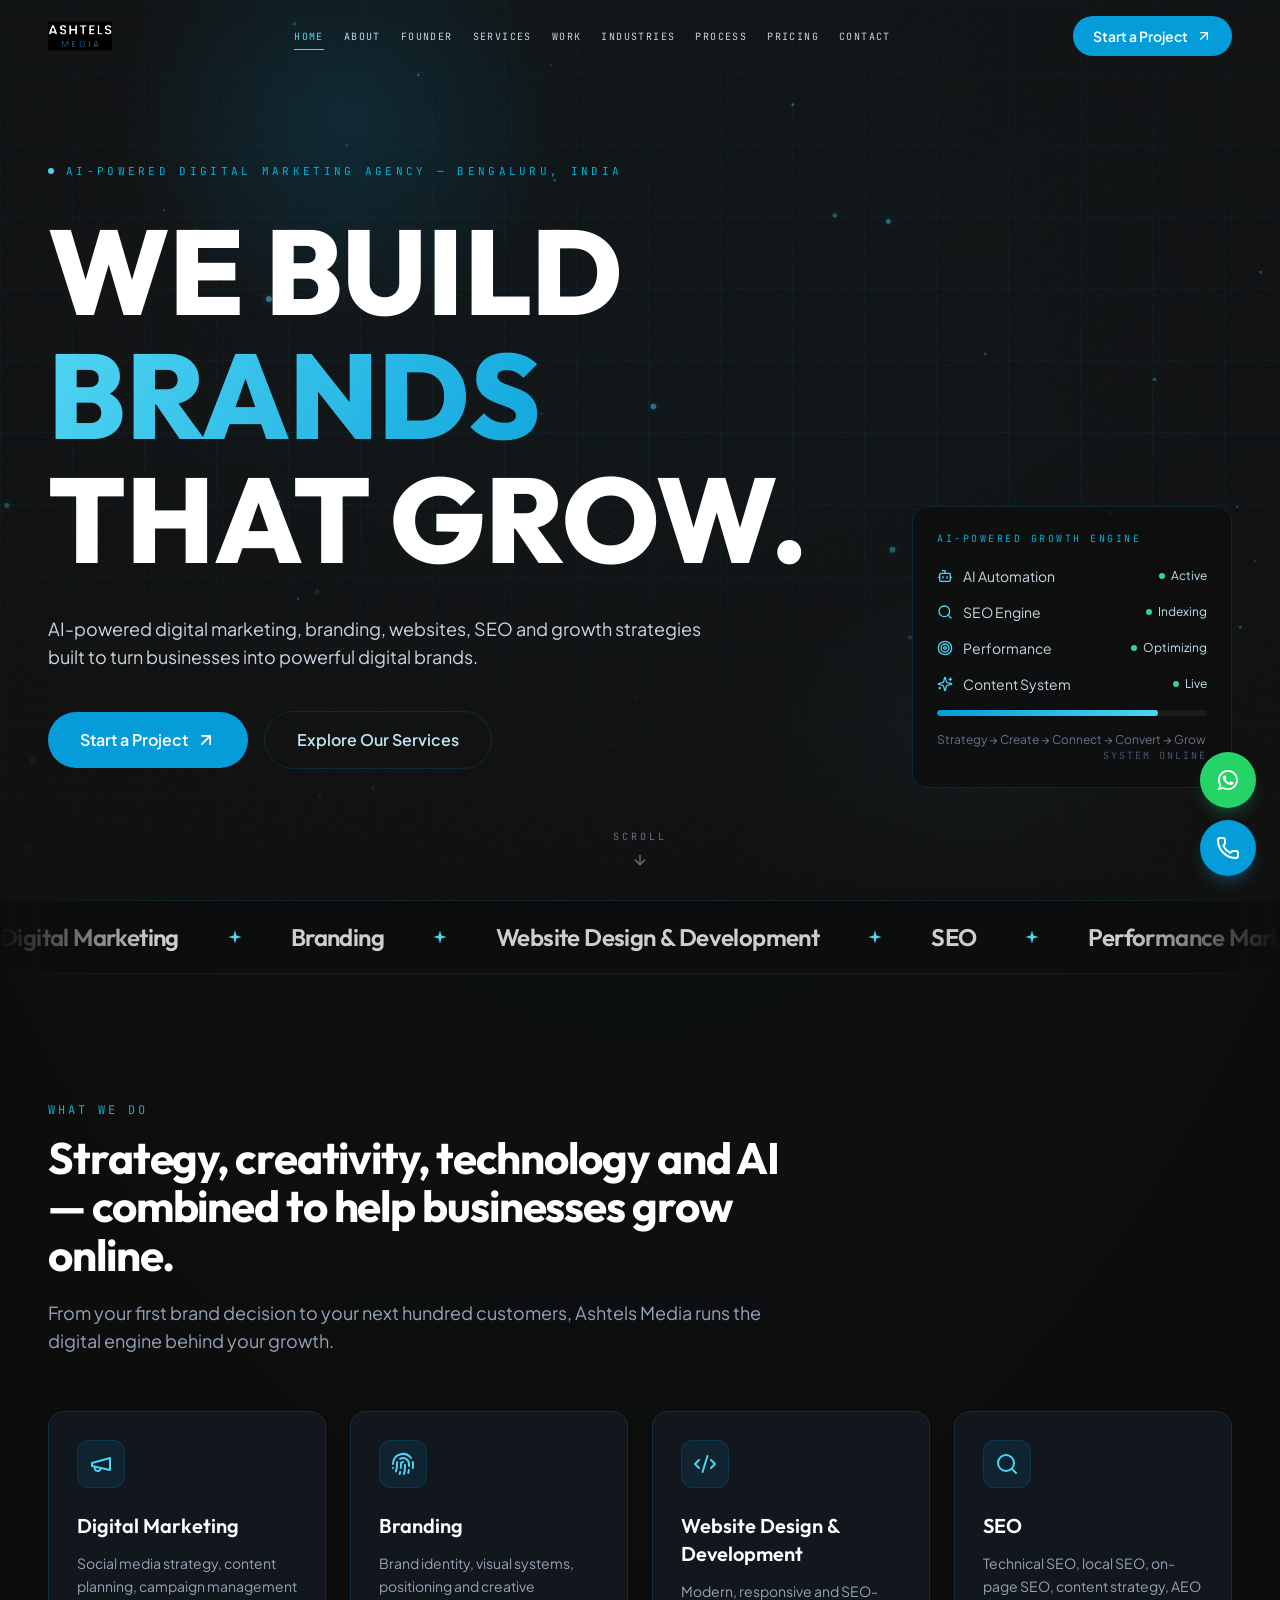
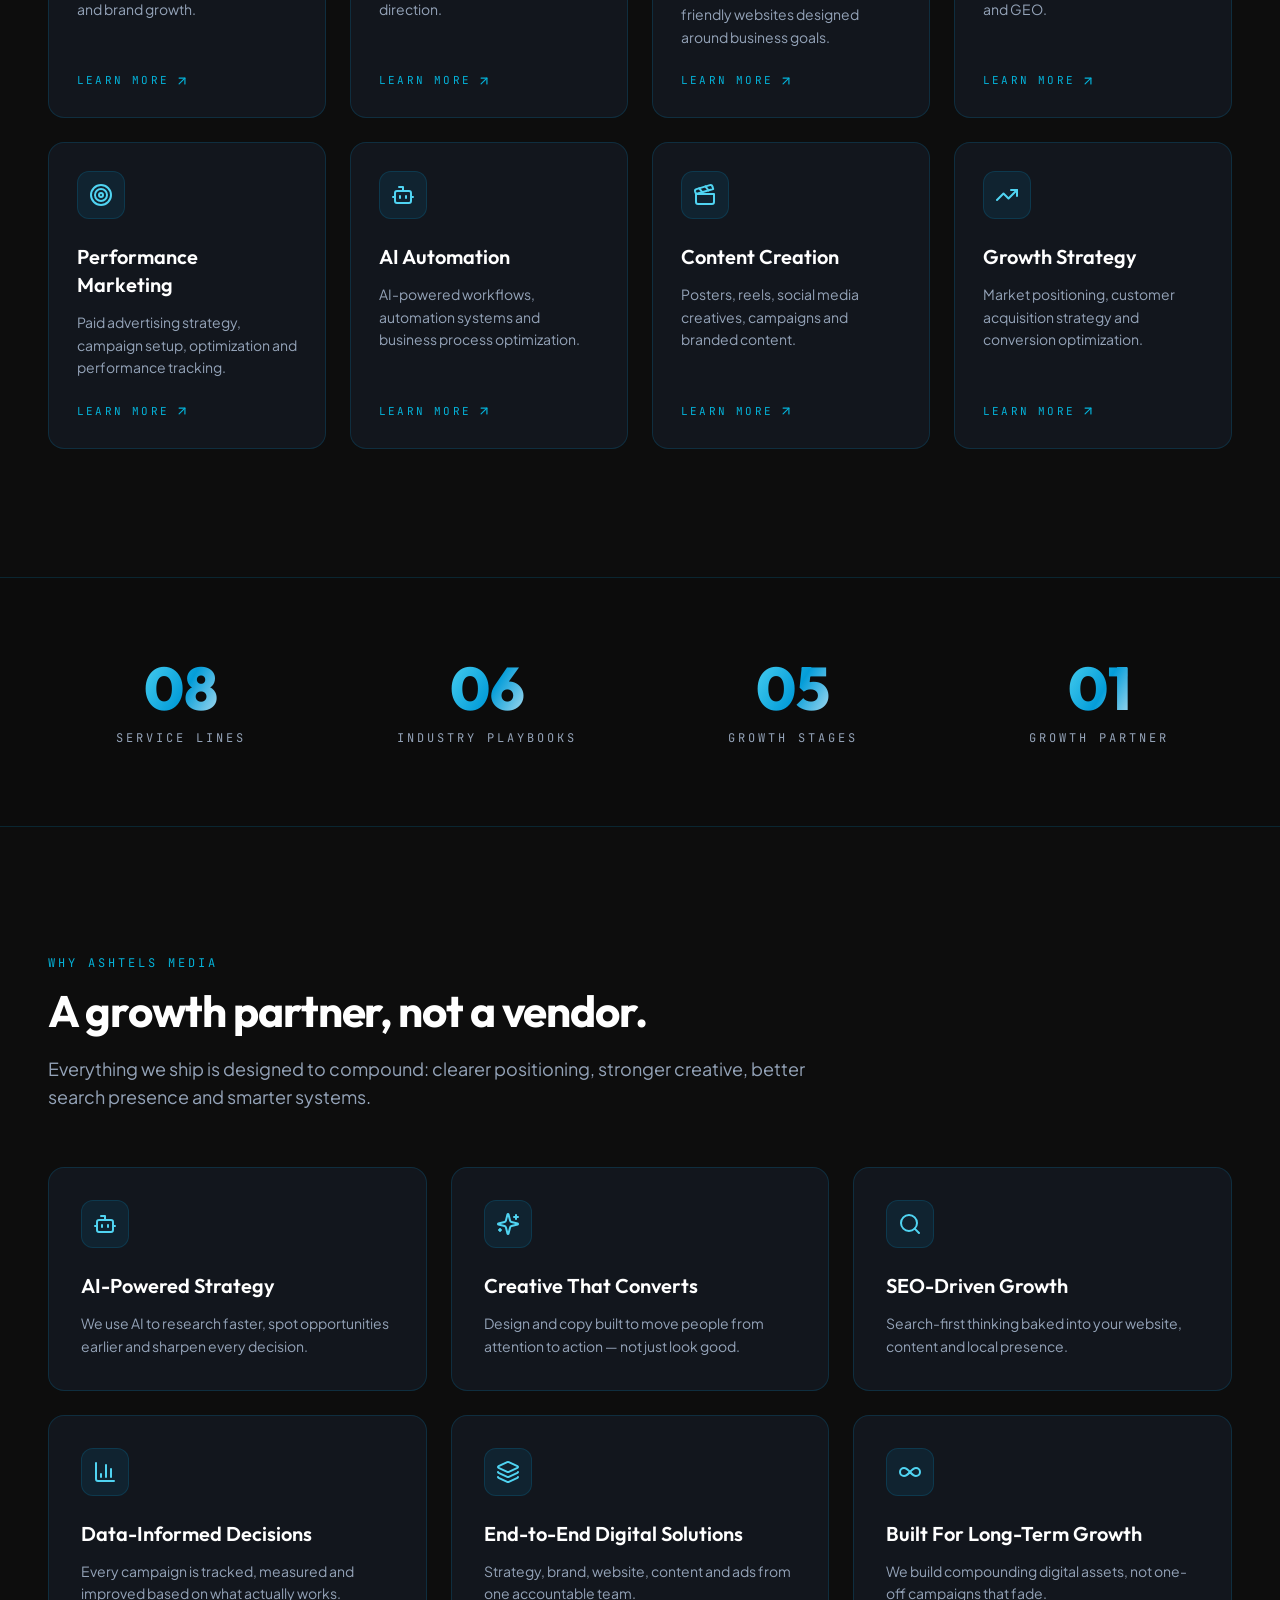
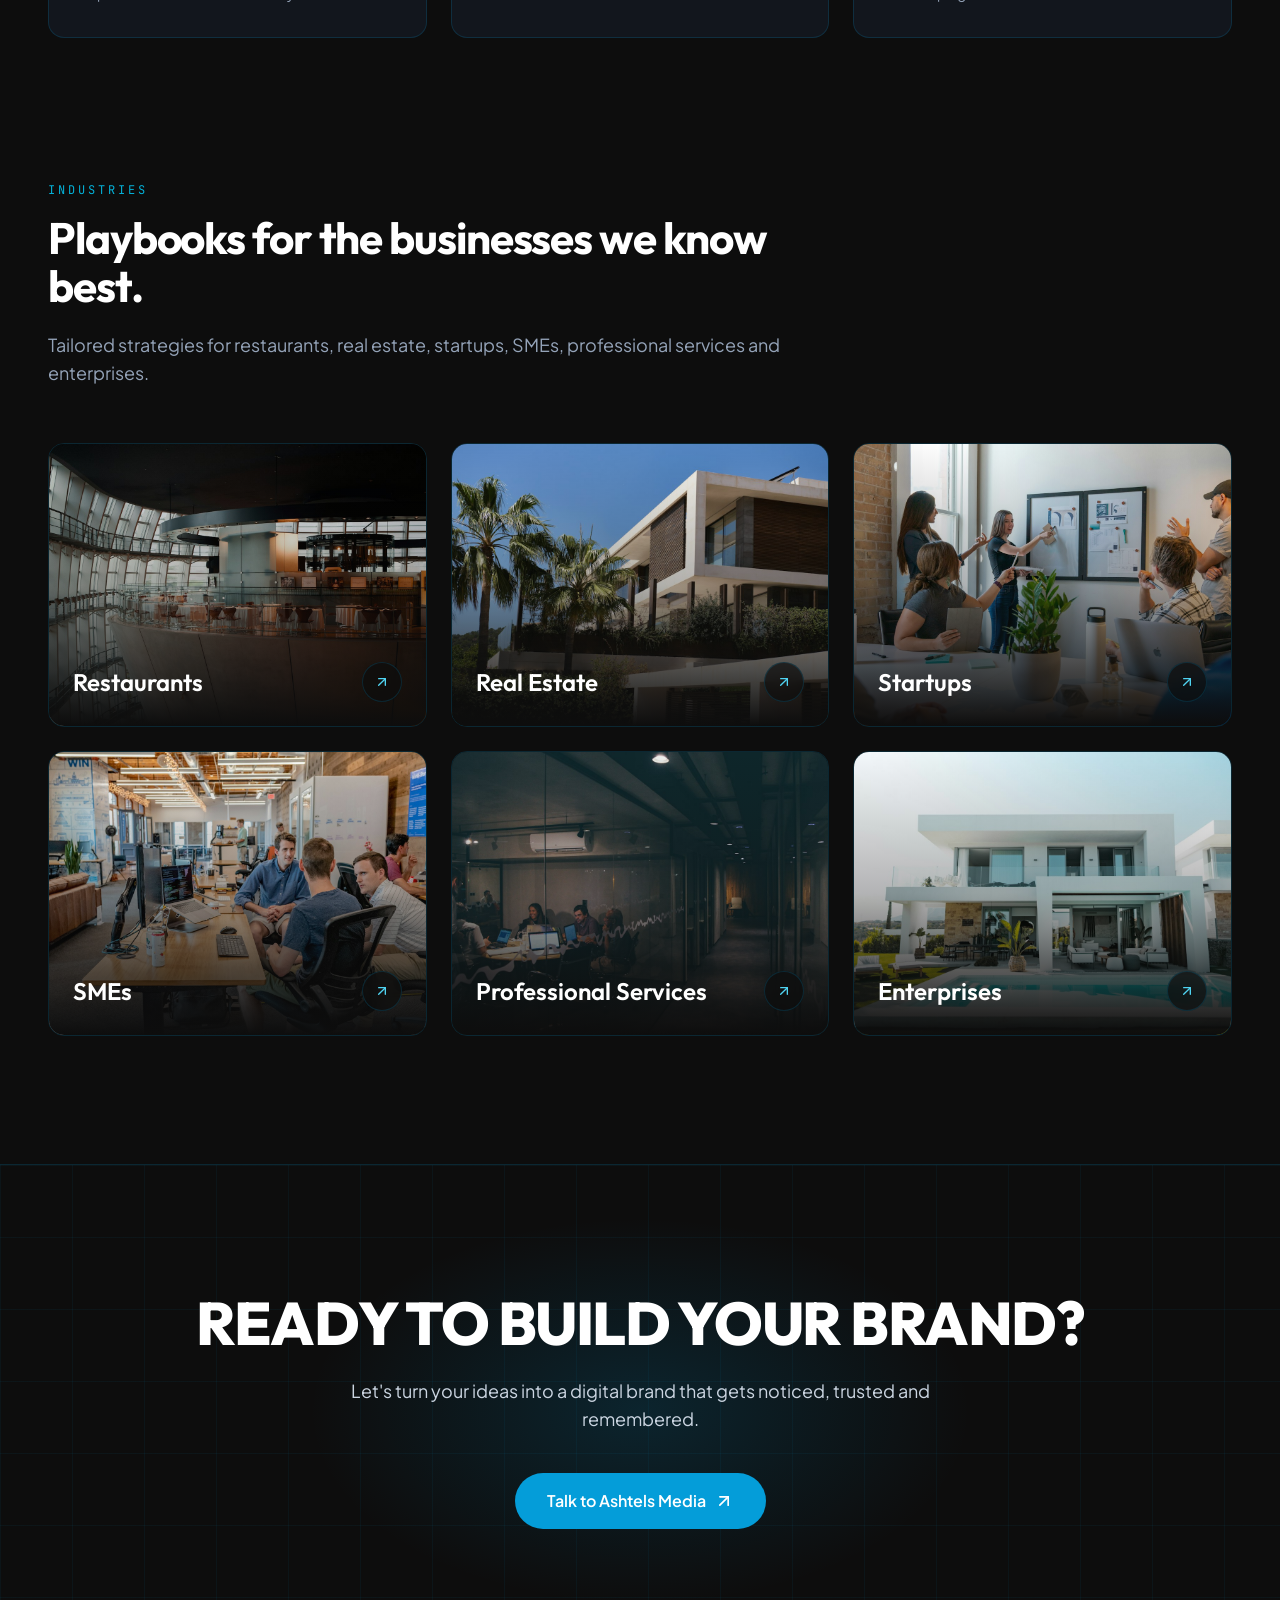
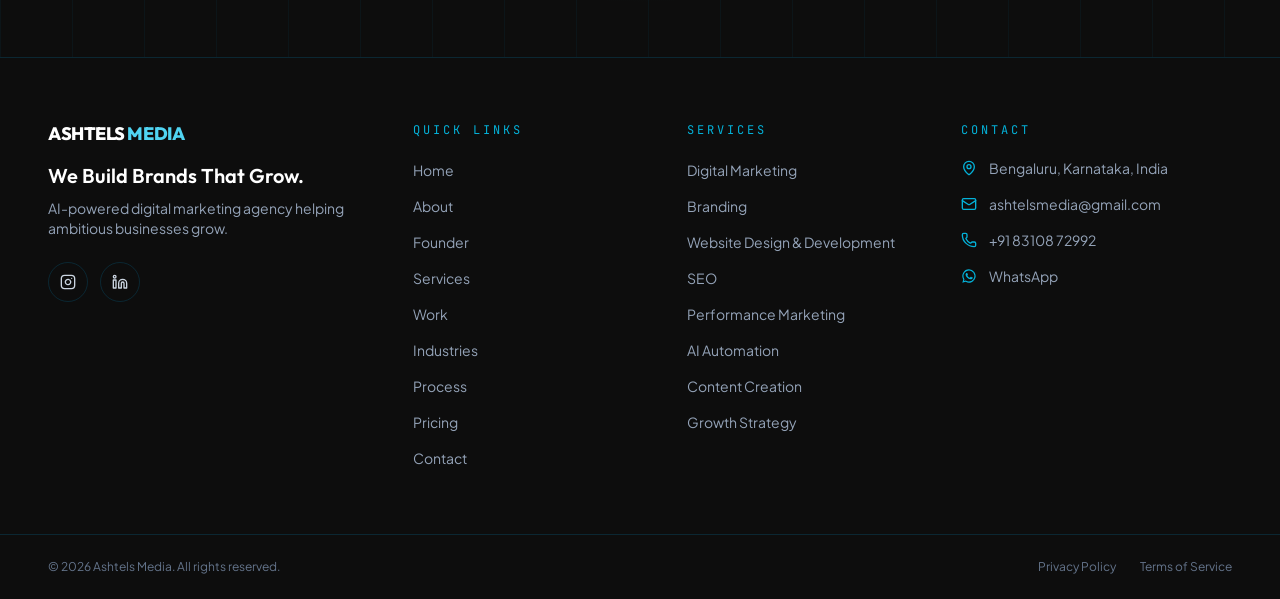
<file: index.html>
<!doctype html>
<html lang="en">
  <head>
    <meta charset="utf-8" />
    <meta name="viewport" content="width=device-width, initial-scale=1, viewport-fit=cover" />
    <title>Digital Marketing Agency in Bengaluru | Ashtels Media</title>

<meta
  name="description"
  content="Grow your business with Ashtels Media, a Bengaluru digital marketing agency offering SEO, social media marketing, branding, website development and AI automation."
/>

<meta name="robots" content="index, follow" />

<link rel="canonical" href="https://www.ashtelsmedia.com/" />

<meta property="og:type" content="website" />
<meta property="og:site_name" content="Ashtels Media" />
<meta
  property="og:title"
  content="Digital Marketing Agency in Bengaluru | Ashtels Media"
/>
<meta
  property="og:description"
  content="Digital marketing, SEO, social media, branding, websites and AI automation to help your business grow."
/>
<meta property="og:url" content="https://www.ashtelsmedia.com/" />
<meta property="og:locale" content="en_IN" />
<meta
  property="og:image"
  content="https://www.ashtelsmedia.com/assets/img/ashtels-social-preview.jpg"
/>

<meta name="twitter:card" content="summary_large_image" />
<meta
  name="twitter:title"
  content="Digital Marketing Agency in Bengaluru | Ashtels Media"
/>
<meta
  name="twitter:description"
  content="Digital marketing, SEO, social media, branding, websites and AI automation to help your business grow."
/>
<meta
  name="twitter:image"
  content="https://www.ashtelsmedia.com/assets/img/ashtels-social-preview.jpg"
/>
    <link rel="preconnect" href="https://fonts.googleapis.com" />
    <link rel="preconnect" href="https://fonts.gstatic.com" crossorigin />
    <link
      href="https://fonts.googleapis.com/css2?family=Outfit:wght@400;500;600;700;800;900&family=Plus+Jakarta+Sans:wght@400;500;600;700&family=JetBrains+Mono:wght@400;500&display=swap"
      rel="stylesheet"
    />
    <link rel="stylesheet" href="assets/css/style.css" />
    <script>
      document.documentElement.classList.add("js");
    </script>
    <script type="application/ld+json">
      {
        "@context": "https://schema.org",
        "@type": "ProfessionalService",
        "name": "Ashtels Media",
        "slogan": "We Build Brands That Grow.",
        "description": "AI-powered digital marketing agency in Bengaluru offering digital marketing, branding, website design and development, SEO, performance marketing, AI automation, content creation and growth strategy.",
        "url": "https://www.ashtelsmedia.com/",
        "email": "ashtelsmedia@gmail.com",
        "telephone": "+918310872992",
        "address": {
          "@type": "PostalAddress",
          "addressLocality": "Bengaluru",
          "addressRegion": "Karnataka",
          "addressCountry": "IN"
        },
        "areaServed": "India",
        "knowsAbout": [
          "Digital Marketing",
          "Branding",
          "Website Design",
          "SEO",
          "Performance Marketing",
          "AI Automation",
          "Content Creation",
          "Growth Strategy"
        ]
      }
    </script>
  </head>
  <body>
    <div id="root">
      <header id="site-header" class="fixed top-0 inset-x-0 z-50 transition-all duration-300 bg-transparent border-b border-transparent">
        <div class="container-x flex h-16 md:h-[72px] items-center justify-between">
          <a
  class="flex items-center gap-2.5 group"
  aria-label="Ashtels Media — Home"
  href="index.html"
>
  <img
    src="assets/img/ashtels-logo.svg"
    alt="Ashtels Media"
    class="h-16 w-auto object-contain transition-transform duration-300 group-hover:scale-105"
  />
</a>
          <nav class="hidden lg:flex items-center gap-5" aria-label="Primary">
            <a
              aria-current="page"
              class="relative font-mono text-[10px] uppercase tracking-[0.14em] transition-colors duration-200 hover:text-brand-bright text-brand-bright"
              href="index.html"
              >Home<span class="absolute -bottom-1.5 left-0 h-px w-full bg-brand-bright"></span></a
            ><a
              class="relative font-mono text-[10px] uppercase tracking-[0.14em] transition-colors duration-200 hover:text-brand-bright text-slate-300"
              href="about/index.html"
              >About</a
            ><a
              class="relative font-mono text-[10px] uppercase tracking-[0.14em] transition-colors duration-200 hover:text-brand-bright text-slate-300"
              href="founder/index.html"
              >Founder</a
            ><a
              class="relative font-mono text-[10px] uppercase tracking-[0.14em] transition-colors duration-200 hover:text-brand-bright text-slate-300"
              href="services/index.html"
              >Services</a
            ><a
              class="relative font-mono text-[10px] uppercase tracking-[0.14em] transition-colors duration-200 hover:text-brand-bright text-slate-300"
              href="work/index.html"
              >Work</a
            ><a
              class="relative font-mono text-[10px] uppercase tracking-[0.14em] transition-colors duration-200 hover:text-brand-bright text-slate-300"
              href="industries/index.html"
              >Industries</a
            ><a
              class="relative font-mono text-[10px] uppercase tracking-[0.14em] transition-colors duration-200 hover:text-brand-bright text-slate-300"
              href="process/index.html"
              >Process</a
            ><a
              class="relative font-mono text-[10px] uppercase tracking-[0.14em] transition-colors duration-200 hover:text-brand-bright text-slate-300"
              href="pricing/index.html"
              >Pricing</a
            ><a
              class="relative font-mono text-[10px] uppercase tracking-[0.14em] transition-colors duration-200 hover:text-brand-bright text-slate-300"
              href="contact/index.html"
              >Contact</a
            >
          </nav>
          <div class="hidden lg:block">
            <a
              class="group inline-flex items-center gap-2 rounded-full bg-brand-blue px-5 py-2.5 text-sm font-semibold text-white transition-all duration-200 hover:bg-brand-cyan hover:shadow-[0_0_24px_rgba(4,178,217,0.4)] active:scale-95"
              href="contact/index.html"
              >Start a Project<svg
                xmlns="http://www.w3.org/2000/svg"
                width="24"
                height="24"
                viewBox="0 0 24 24"
                fill="none"
                stroke="currentColor"
                stroke-width="2"
                stroke-linecap="round"
                stroke-linejoin="round"
                class="lucide lucide-arrow-up-right h-4 w-4 transition-transform duration-200 group-hover:translate-x-0.5 group-hover:-translate-y-0.5"
                aria-hidden="true"
              >
                <path d="M7 7h10v10"></path>
                <path d="M7 17 17 7"></path></svg
            ></a>
          </div>
          <button
            type="button"
            id="menu-toggle"
            class="lg:hidden inline-flex h-11 w-11 items-center justify-center rounded-full border border-brand-line text-white"
            aria-label="Open menu"
            aria-expanded="false"
          >
            <svg
              xmlns="http://www.w3.org/2000/svg"
              width="24"
              height="24"
              viewBox="0 0 24 24"
              fill="none"
              stroke="currentColor"
              stroke-width="2"
              stroke-linecap="round"
              stroke-linejoin="round"
              class="lucide lucide-menu h-5 w-5"
              aria-hidden="true"
            >
              <path d="M4 12h16"></path>
              <path d="M4 18h16"></path>
              <path d="M4 6h16"></path>
            </svg>
          </button>
        </div>
        <div id="mobile-menu" class="lg:hidden glass border-t border-brand-line" hidden>
          <nav class="container-x flex flex-col py-6" aria-label="Mobile">
            <a
              href="index.html"
              class="block border-b border-brand-line/60 py-4 font-display text-2xl font-semibold tracking-tight text-brand-bright"
              >Home</a
            >
            <a href="about/index.html" class="block border-b border-brand-line/60 py-4 font-display text-2xl font-semibold tracking-tight text-white"
              >About</a
            >
            <a
              href="founder/index.html"
              class="block border-b border-brand-line/60 py-4 font-display text-2xl font-semibold tracking-tight text-white"
              >Founder</a
            >
            <a
              href="services/index.html"
              class="block border-b border-brand-line/60 py-4 font-display text-2xl font-semibold tracking-tight text-white"
              >Services</a
            >
            <a href="work/index.html" class="block border-b border-brand-line/60 py-4 font-display text-2xl font-semibold tracking-tight text-white"
              >Work</a
            >
            <a
              href="industries/index.html"
              class="block border-b border-brand-line/60 py-4 font-display text-2xl font-semibold tracking-tight text-white"
              >Industries</a
            >
            <a
              href="process/index.html"
              class="block border-b border-brand-line/60 py-4 font-display text-2xl font-semibold tracking-tight text-white"
              >Process</a
            >
            <a
              href="pricing/index.html"
              class="block border-b border-brand-line/60 py-4 font-display text-2xl font-semibold tracking-tight text-white"
              >Pricing</a
            >
            <a
              href="contact/index.html"
              class="block border-b border-brand-line/60 py-4 font-display text-2xl font-semibold tracking-tight text-white"
              >Contact</a
            >
            <div class="pt-6">
              <a
                href="contact/index.html"
                class="flex w-full items-center justify-center gap-2 rounded-full bg-brand-blue px-6 py-4 text-base font-semibold text-white"
                >Start a Project
                <svg
                  xmlns="http://www.w3.org/2000/svg"
                  width="24"
                  height="24"
                  viewBox="0 0 24 24"
                  fill="none"
                  stroke="currentColor"
                  stroke-width="2"
                  stroke-linecap="round"
                  stroke-linejoin="round"
                  class="lucide lucide-arrow-up-right h-4 w-4 transition-transform duration-200 group-hover:translate-x-0.5 group-hover:-translate-y-0.5"
                  aria-hidden="true"
                >
                  <path d="M7 7h10v10"></path>
                  <path d="M7 17 17 7"></path></svg
              ></a>
            </div>
          </nav>
        </div>
      </header>
      <main class="app-main">
        <div data-reveal>
          <section class="relative flex min-h-[100svh] items-center overflow-hidden">
            <div class="absolute inset-0 overflow-hidden grain" aria-hidden="true">
              <div class="absolute inset-0 bg-grid anim-grid-pan"></div>
              <div
                class="absolute -top-32 left-[8%] h-[480px] w-[480px] rounded-full anim-glow"
                style="background: radial-gradient(circle, rgba(4, 157, 217, 0.22) 0%, transparent 65%)"
              ></div>
              <div
                class="absolute bottom-[-20%] right-[4%] h-[520px] w-[520px] rounded-full anim-glow"
                style="background: radial-gradient(circle, rgba(80, 212, 242, 0.13) 0%, transparent 65%); animation-delay: -7s"
              ></div>
              <canvas data-particles class="absolute inset-0 h-full w-full" aria-hidden="true" width="1440" height="900"></canvas>
              <div class="absolute inset-0 bg-gradient-to-b from-brand-ink/40 via-transparent to-brand-ink"></div>
            </div>
            <div
              class="anim-float pointer-events-auto absolute bottom-28 right-12 hidden w-80 rounded-2xl border border-brand-line bg-brand-ink/70 p-6 backdrop-blur-xl xl:block"
              style="opacity: 1; transform: perspective(900px)"
            >
              <p class="font-mono text-[10px] uppercase tracking-[0.25em] text-brand-cyan">AI-Powered Growth Engine</p>
              <div class="mt-5 space-y-4">
                <div class="flex items-center justify-between gap-3">
                  <span class="flex items-center gap-2.5 text-sm text-slate-300"
                    ><svg
                      xmlns="http://www.w3.org/2000/svg"
                      width="24"
                      height="24"
                      viewBox="0 0 24 24"
                      fill="none"
                      stroke="currentColor"
                      stroke-width="2"
                      stroke-linecap="round"
                      stroke-linejoin="round"
                      class="lucide lucide-bot h-4 w-4 text-brand-bright"
                      aria-hidden="true"
                    >
                      <path d="M12 8V4H8"></path>
                      <rect width="16" height="12" x="4" y="8" rx="2"></rect>
                      <path d="M2 14h2"></path>
                      <path d="M20 14h2"></path>
                      <path d="M15 13v2"></path>
                      <path d="M9 13v2"></path></svg
                    >AI Automation</span
                  ><span class="flex items-center gap-1.5 text-xs text-brand-light"
                    ><span class="h-1.5 w-1.5 rounded-full bg-emerald-400"></span>Active</span
                  >
                </div>
                <div class="flex items-center justify-between gap-3">
                  <span class="flex items-center gap-2.5 text-sm text-slate-300"
                    ><svg
                      xmlns="http://www.w3.org/2000/svg"
                      width="24"
                      height="24"
                      viewBox="0 0 24 24"
                      fill="none"
                      stroke="currentColor"
                      stroke-width="2"
                      stroke-linecap="round"
                      stroke-linejoin="round"
                      class="lucide lucide-search h-4 w-4 text-brand-bright"
                      aria-hidden="true"
                    >
                      <path d="m21 21-4.34-4.34"></path>
                      <circle cx="11" cy="11" r="8"></circle></svg
                    >SEO Engine</span
                  ><span class="flex items-center gap-1.5 text-xs text-brand-light"
                    ><span class="h-1.5 w-1.5 rounded-full bg-emerald-400"></span>Indexing</span
                  >
                </div>
                <div class="flex items-center justify-between gap-3">
                  <span class="flex items-center gap-2.5 text-sm text-slate-300"
                    ><svg
                      xmlns="http://www.w3.org/2000/svg"
                      width="24"
                      height="24"
                      viewBox="0 0 24 24"
                      fill="none"
                      stroke="currentColor"
                      stroke-width="2"
                      stroke-linecap="round"
                      stroke-linejoin="round"
                      class="lucide lucide-target h-4 w-4 text-brand-bright"
                      aria-hidden="true"
                    >
                      <circle cx="12" cy="12" r="10"></circle>
                      <circle cx="12" cy="12" r="6"></circle>
                      <circle cx="12" cy="12" r="2"></circle></svg
                    >Performance</span
                  ><span class="flex items-center gap-1.5 text-xs text-brand-light"
                    ><span class="h-1.5 w-1.5 rounded-full bg-emerald-400"></span>Optimizing</span
                  >
                </div>
                <div class="flex items-center justify-between gap-3">
                  <span class="flex items-center gap-2.5 text-sm text-slate-300"
                    ><svg
                      xmlns="http://www.w3.org/2000/svg"
                      width="24"
                      height="24"
                      viewBox="0 0 24 24"
                      fill="none"
                      stroke="currentColor"
                      stroke-width="2"
                      stroke-linecap="round"
                      stroke-linejoin="round"
                      class="lucide lucide-sparkles h-4 w-4 text-brand-bright"
                      aria-hidden="true"
                    >
                      <path
                        d="M9.937 15.5A2 2 0 0 0 8.5 14.063l-6.135-1.582a.5.5 0 0 1 0-.962L8.5 9.936A2 2 0 0 0 9.937 8.5l1.582-6.135a.5.5 0 0 1 .963 0L14.063 8.5A2 2 0 0 0 15.5 9.937l6.135 1.581a.5.5 0 0 1 0 .964L15.5 14.063a2 2 0 0 0-1.437 1.437l-1.582 6.135a.5.5 0 0 1-.963 0z"
                      ></path>
                      <path d="M20 3v4"></path>
                      <path d="M22 5h-4"></path>
                      <path d="M4 17v2"></path>
                      <path d="M5 18H3"></path></svg
                    >Content System</span
                  ><span class="flex items-center gap-1.5 text-xs text-brand-light"
                    ><span class="h-1.5 w-1.5 rounded-full bg-emerald-400"></span>Live</span
                  >
                </div>
                <div class="h-1.5 w-full overflow-hidden rounded-full bg-white/5">
                  <div class="h-full rounded-full bg-gradient-to-r from-brand-blue to-brand-bright" style="width: 82%"></div>
                </div>
                <p class="text-xs text-slate-500">Strategy → Create → Connect → Convert → Grow</p>
              </div>
              <p class="text-right font-mono text-[10px] uppercase tracking-[0.2em] text-slate-600">system online</p>
            </div>
            <div class="container-x relative z-10 pb-24 pt-32">
              <p class="flex items-center gap-3 font-mono text-[11px] uppercase tracking-[0.3em] text-brand-cyan" data-reveal>
                <span class="h-1.5 w-1.5 rounded-full bg-brand-bright"></span>AI-Powered Digital Marketing Agency — Bengaluru, India
              </p>
              <h1 class="mt-8 font-display font-extrabold tracking-tight text-white">
                <span class="block overflow-hidden pb-1"
                  ><span class="block text-5xl leading-[1.02] sm:text-7xl lg:text-8xl xl:text-[7.5rem]">WE BUILD</span></span
                ><span class="block overflow-hidden pb-1"
                  ><span class="block text-5xl leading-[1.02] sm:text-7xl lg:text-8xl xl:text-[7.5rem] text-gradient">BRANDS</span></span
                ><span class="block overflow-hidden pb-1"
                  ><span class="block text-5xl leading-[1.02] sm:text-7xl lg:text-8xl xl:text-[7.5rem]">THAT GROW.</span></span
                >
              </h1>
              <p class="mt-8 max-w-2xl text-base leading-relaxed text-slate-300 sm:text-lg" data-reveal>
                AI-powered digital marketing, branding, websites, SEO and growth strategies built to turn businesses into powerful digital
                brands.
              </p>
              <div class="mt-10 flex flex-wrap items-center gap-4" data-reveal>
                <a
                  class="group inline-flex items-center gap-2 rounded-full bg-brand-blue px-8 py-4 text-base font-semibold text-white transition-all duration-200 hover:bg-brand-cyan hover:shadow-[0_0_36px_rgba(4,178,217,0.45)] active:scale-95"
                  href="contact/index.html"
                  >Start a Project<svg
                    xmlns="http://www.w3.org/2000/svg"
                    width="24"
                    height="24"
                    viewBox="0 0 24 24"
                    fill="none"
                    stroke="currentColor"
                    stroke-width="2"
                    stroke-linecap="round"
                    stroke-linejoin="round"
                    class="lucide lucide-arrow-up-right h-5 w-5 transition-transform duration-200 group-hover:translate-x-0.5 group-hover:-translate-y-0.5"
                    aria-hidden="true"
                  >
                    <path d="M7 7h10v10"></path>
                    <path d="M7 17 17 7"></path></svg></a
                ><a
                  class="inline-flex items-center gap-2 rounded-full border border-brand-line px-8 py-4 text-base font-semibold text-brand-light transition-all duration-200 hover:border-brand-bright hover:text-brand-bright active:scale-95"
                  href="services/index.html"
                  >Explore Our Services</a
                >
              </div>
            </div>
            <div
              class="absolute bottom-8 left-1/2 z-10 flex -translate-x-1/2 flex-col items-center gap-2 text-slate-500"
              aria-hidden="true"
            >
              <span class="font-mono text-[10px] uppercase tracking-[0.3em]">Scroll</span
              ><svg
                xmlns="http://www.w3.org/2000/svg"
                width="24"
                height="24"
                viewBox="0 0 24 24"
                fill="none"
                stroke="currentColor"
                stroke-width="2"
                stroke-linecap="round"
                stroke-linejoin="round"
                class="lucide lucide-arrow-down h-4 w-4 animate-bounce"
                aria-hidden="true"
              >
                <path d="M12 5v14"></path>
                <path d="m19 12-7 7-7-7"></path>
              </svg>
            </div>
          </section>
          <div class="relative border-y border-brand-line bg-brand-ink/60 py-5 overflow-hidden mask-fade-x">
            <div class="flex w-max anim-marquee">
              <div class="flex shrink-0 items-center">
                <span class="flex items-center gap-8 pr-8 sm:gap-12 sm:pr-12"
                  ><span class="font-display text-xl font-semibold tracking-tight text-white/80 sm:text-2xl">Digital Marketing</span
                  ><svg viewBox="0 0 24 24" class="h-4 w-4 shrink-0 text-brand-bright" fill="currentColor" aria-hidden="true">
                    <path d="M12 2l2.2 7.8L22 12l-7.8 2.2L12 22l-2.2-7.8L2 12l7.8-2.2L12 2z"></path></svg></span
                ><span class="flex items-center gap-8 pr-8 sm:gap-12 sm:pr-12"
                  ><span class="font-display text-xl font-semibold tracking-tight text-white/80 sm:text-2xl">Branding</span
                  ><svg viewBox="0 0 24 24" class="h-4 w-4 shrink-0 text-brand-bright" fill="currentColor" aria-hidden="true">
                    <path d="M12 2l2.2 7.8L22 12l-7.8 2.2L12 22l-2.2-7.8L2 12l7.8-2.2L12 2z"></path></svg></span
                ><span class="flex items-center gap-8 pr-8 sm:gap-12 sm:pr-12"
                  ><span class="font-display text-xl font-semibold tracking-tight text-white/80 sm:text-2xl"
                    >Website Design &amp; Development</span
                  ><svg viewBox="0 0 24 24" class="h-4 w-4 shrink-0 text-brand-bright" fill="currentColor" aria-hidden="true">
                    <path d="M12 2l2.2 7.8L22 12l-7.8 2.2L12 22l-2.2-7.8L2 12l7.8-2.2L12 2z"></path></svg></span
                ><span class="flex items-center gap-8 pr-8 sm:gap-12 sm:pr-12"
                  ><span class="font-display text-xl font-semibold tracking-tight text-white/80 sm:text-2xl">SEO</span
                  ><svg viewBox="0 0 24 24" class="h-4 w-4 shrink-0 text-brand-bright" fill="currentColor" aria-hidden="true">
                    <path d="M12 2l2.2 7.8L22 12l-7.8 2.2L12 22l-2.2-7.8L2 12l7.8-2.2L12 2z"></path></svg></span
                ><span class="flex items-center gap-8 pr-8 sm:gap-12 sm:pr-12"
                  ><span class="font-display text-xl font-semibold tracking-tight text-white/80 sm:text-2xl">Performance Marketing</span
                  ><svg viewBox="0 0 24 24" class="h-4 w-4 shrink-0 text-brand-bright" fill="currentColor" aria-hidden="true">
                    <path d="M12 2l2.2 7.8L22 12l-7.8 2.2L12 22l-2.2-7.8L2 12l7.8-2.2L12 2z"></path></svg></span
                ><span class="flex items-center gap-8 pr-8 sm:gap-12 sm:pr-12"
                  ><span class="font-display text-xl font-semibold tracking-tight text-white/80 sm:text-2xl">AI Automation</span
                  ><svg viewBox="0 0 24 24" class="h-4 w-4 shrink-0 text-brand-bright" fill="currentColor" aria-hidden="true">
                    <path d="M12 2l2.2 7.8L22 12l-7.8 2.2L12 22l-2.2-7.8L2 12l7.8-2.2L12 2z"></path></svg></span
                ><span class="flex items-center gap-8 pr-8 sm:gap-12 sm:pr-12"
                  ><span class="font-display text-xl font-semibold tracking-tight text-white/80 sm:text-2xl">Content Creation</span
                  ><svg viewBox="0 0 24 24" class="h-4 w-4 shrink-0 text-brand-bright" fill="currentColor" aria-hidden="true">
                    <path d="M12 2l2.2 7.8L22 12l-7.8 2.2L12 22l-2.2-7.8L2 12l7.8-2.2L12 2z"></path></svg></span
                ><span class="flex items-center gap-8 pr-8 sm:gap-12 sm:pr-12"
                  ><span class="font-display text-xl font-semibold tracking-tight text-white/80 sm:text-2xl">Growth Strategy</span
                  ><svg viewBox="0 0 24 24" class="h-4 w-4 shrink-0 text-brand-bright" fill="currentColor" aria-hidden="true">
                    <path d="M12 2l2.2 7.8L22 12l-7.8 2.2L12 22l-2.2-7.8L2 12l7.8-2.2L12 2z"></path></svg
                ></span>
              </div>
              <div class="flex shrink-0 items-center" aria-hidden="true">
                <span class="flex items-center gap-8 pr-8 sm:gap-12 sm:pr-12"
                  ><span class="font-display text-xl font-semibold tracking-tight text-white/80 sm:text-2xl">Digital Marketing</span
                  ><svg viewBox="0 0 24 24" class="h-4 w-4 shrink-0 text-brand-bright" fill="currentColor" aria-hidden="true">
                    <path d="M12 2l2.2 7.8L22 12l-7.8 2.2L12 22l-2.2-7.8L2 12l7.8-2.2L12 2z"></path></svg></span
                ><span class="flex items-center gap-8 pr-8 sm:gap-12 sm:pr-12"
                  ><span class="font-display text-xl font-semibold tracking-tight text-white/80 sm:text-2xl">Branding</span
                  ><svg viewBox="0 0 24 24" class="h-4 w-4 shrink-0 text-brand-bright" fill="currentColor" aria-hidden="true">
                    <path d="M12 2l2.2 7.8L22 12l-7.8 2.2L12 22l-2.2-7.8L2 12l7.8-2.2L12 2z"></path></svg></span
                ><span class="flex items-center gap-8 pr-8 sm:gap-12 sm:pr-12"
                  ><span class="font-display text-xl font-semibold tracking-tight text-white/80 sm:text-2xl"
                    >Website Design &amp; Development</span
                  ><svg viewBox="0 0 24 24" class="h-4 w-4 shrink-0 text-brand-bright" fill="currentColor" aria-hidden="true">
                    <path d="M12 2l2.2 7.8L22 12l-7.8 2.2L12 22l-2.2-7.8L2 12l7.8-2.2L12 2z"></path></svg></span
                ><span class="flex items-center gap-8 pr-8 sm:gap-12 sm:pr-12"
                  ><span class="font-display text-xl font-semibold tracking-tight text-white/80 sm:text-2xl">SEO</span
                  ><svg viewBox="0 0 24 24" class="h-4 w-4 shrink-0 text-brand-bright" fill="currentColor" aria-hidden="true">
                    <path d="M12 2l2.2 7.8L22 12l-7.8 2.2L12 22l-2.2-7.8L2 12l7.8-2.2L12 2z"></path></svg></span
                ><span class="flex items-center gap-8 pr-8 sm:gap-12 sm:pr-12"
                  ><span class="font-display text-xl font-semibold tracking-tight text-white/80 sm:text-2xl">Performance Marketing</span
                  ><svg viewBox="0 0 24 24" class="h-4 w-4 shrink-0 text-brand-bright" fill="currentColor" aria-hidden="true">
                    <path d="M12 2l2.2 7.8L22 12l-7.8 2.2L12 22l-2.2-7.8L2 12l7.8-2.2L12 2z"></path></svg></span
                ><span class="flex items-center gap-8 pr-8 sm:gap-12 sm:pr-12"
                  ><span class="font-display text-xl font-semibold tracking-tight text-white/80 sm:text-2xl">AI Automation</span
                  ><svg viewBox="0 0 24 24" class="h-4 w-4 shrink-0 text-brand-bright" fill="currentColor" aria-hidden="true">
                    <path d="M12 2l2.2 7.8L22 12l-7.8 2.2L12 22l-2.2-7.8L2 12l7.8-2.2L12 2z"></path></svg></span
                ><span class="flex items-center gap-8 pr-8 sm:gap-12 sm:pr-12"
                  ><span class="font-display text-xl font-semibold tracking-tight text-white/80 sm:text-2xl">Content Creation</span
                  ><svg viewBox="0 0 24 24" class="h-4 w-4 shrink-0 text-brand-bright" fill="currentColor" aria-hidden="true">
                    <path d="M12 2l2.2 7.8L22 12l-7.8 2.2L12 22l-2.2-7.8L2 12l7.8-2.2L12 2z"></path></svg></span
                ><span class="flex items-center gap-8 pr-8 sm:gap-12 sm:pr-12"
                  ><span class="font-display text-xl font-semibold tracking-tight text-white/80 sm:text-2xl">Growth Strategy</span
                  ><svg viewBox="0 0 24 24" class="h-4 w-4 shrink-0 text-brand-bright" fill="currentColor" aria-hidden="true">
                    <path d="M12 2l2.2 7.8L22 12l-7.8 2.2L12 22l-2.2-7.8L2 12l7.8-2.2L12 2z"></path></svg
                ></span>
              </div>
            </div>
          </div>
          <section class="container-x py-16 sm:py-24 lg:py-32">
            <div class="max-w-3xl" data-reveal>
              <p class="font-mono text-xs uppercase tracking-[0.25em] text-brand-cyan">What We Do</p>
              <h2 class="mt-4 font-display text-3xl font-bold tracking-tight text-white sm:text-4xl lg:text-[2.75rem] lg:leading-[1.1]">
                Strategy, creativity, technology and AI — combined to help businesses grow online.
              </h2>
              <p class="mt-5 text-base leading-relaxed text-slate-400 sm:text-lg">
                From your first brand decision to your next hundred customers, Ashtels Media runs the digital engine behind your growth.
              </p>
            </div>
            <div class="mt-14 grid gap-6 sm:grid-cols-2 lg:grid-cols-4">
              <div class="h-full" data-reveal>
                <a
                  class="group flex h-full flex-col rounded-2xl border border-brand-line bg-brand-card p-7 transition-all duration-300 hover:-translate-y-1.5 hover:border-brand-bright/50 hover:shadow-[0_20px_50px_rgba(4,157,217,0.15)]"
                  href="services/index.html#digital-marketing"
                  ><div
                    class="flex h-12 w-12 items-center justify-center rounded-xl border border-brand-line bg-brand-blue/10 text-brand-bright transition-colors duration-300 group-hover:bg-brand-blue group-hover:text-white"
                  >
                    <svg
                      xmlns="http://www.w3.org/2000/svg"
                      width="24"
                      height="24"
                      viewBox="0 0 24 24"
                      fill="none"
                      stroke="currentColor"
                      stroke-width="2"
                      stroke-linecap="round"
                      stroke-linejoin="round"
                      class="lucide lucide-megaphone h-5.5 w-5.5 h-6 w-6"
                      aria-hidden="true"
                    >
                      <path d="m3 11 18-5v12L3 14v-3z"></path>
                      <path d="M11.6 16.8a3 3 0 1 1-5.8-1.6"></path>
                    </svg>
                  </div>
                  <h3 class="mt-6 font-display text-xl font-semibold text-white">Digital Marketing</h3>
                  <p class="mt-3 flex-1 text-sm leading-relaxed text-slate-400">
                    Social media strategy, content planning, campaign management and brand growth.
                  </p>
                  <span class="mt-6 inline-flex items-center gap-1.5 font-mono text-[11px] uppercase tracking-[0.2em] text-brand-cyan"
                    >Learn More<svg
                      xmlns="http://www.w3.org/2000/svg"
                      width="24"
                      height="24"
                      viewBox="0 0 24 24"
                      fill="none"
                      stroke="currentColor"
                      stroke-width="2"
                      stroke-linecap="round"
                      stroke-linejoin="round"
                      class="lucide lucide-arrow-up-right h-3.5 w-3.5 transition-transform duration-200 group-hover:translate-x-0.5 group-hover:-translate-y-0.5"
                      aria-hidden="true"
                    >
                      <path d="M7 7h10v10"></path>
                      <path d="M7 17 17 7"></path></svg></span
                ></a>
              </div>
              <div class="h-full" data-reveal>
                <a
                  class="group flex h-full flex-col rounded-2xl border border-brand-line bg-brand-card p-7 transition-all duration-300 hover:-translate-y-1.5 hover:border-brand-bright/50 hover:shadow-[0_20px_50px_rgba(4,157,217,0.15)]"
                  href="services/index.html#branding"
                  ><div
                    class="flex h-12 w-12 items-center justify-center rounded-xl border border-brand-line bg-brand-blue/10 text-brand-bright transition-colors duration-300 group-hover:bg-brand-blue group-hover:text-white"
                  >
                    <svg
                      xmlns="http://www.w3.org/2000/svg"
                      width="24"
                      height="24"
                      viewBox="0 0 24 24"
                      fill="none"
                      stroke="currentColor"
                      stroke-width="2"
                      stroke-linecap="round"
                      stroke-linejoin="round"
                      class="lucide lucide-fingerprint h-5.5 w-5.5 h-6 w-6"
                      aria-hidden="true"
                    >
                      <path d="M12 10a2 2 0 0 0-2 2c0 1.02-.1 2.51-.26 4"></path>
                      <path d="M14 13.12c0 2.38 0 6.38-1 8.88"></path>
                      <path d="M17.29 21.02c.12-.6.43-2.3.5-3.02"></path>
                      <path d="M2 12a10 10 0 0 1 18-6"></path>
                      <path d="M2 16h.01"></path>
                      <path d="M21.8 16c.2-2 .131-5.354 0-6"></path>
                      <path d="M5 19.5C5.5 18 6 15 6 12a6 6 0 0 1 .34-2"></path>
                      <path d="M8.65 22c.21-.66.45-1.32.57-2"></path>
                      <path d="M9 6.8a6 6 0 0 1 9 5.2v2"></path>
                    </svg>
                  </div>
                  <h3 class="mt-6 font-display text-xl font-semibold text-white">Branding</h3>
                  <p class="mt-3 flex-1 text-sm leading-relaxed text-slate-400">
                    Brand identity, visual systems, positioning and creative direction.
                  </p>
                  <span class="mt-6 inline-flex items-center gap-1.5 font-mono text-[11px] uppercase tracking-[0.2em] text-brand-cyan"
                    >Learn More<svg
                      xmlns="http://www.w3.org/2000/svg"
                      width="24"
                      height="24"
                      viewBox="0 0 24 24"
                      fill="none"
                      stroke="currentColor"
                      stroke-width="2"
                      stroke-linecap="round"
                      stroke-linejoin="round"
                      class="lucide lucide-arrow-up-right h-3.5 w-3.5 transition-transform duration-200 group-hover:translate-x-0.5 group-hover:-translate-y-0.5"
                      aria-hidden="true"
                    >
                      <path d="M7 7h10v10"></path>
                      <path d="M7 17 17 7"></path></svg></span
                ></a>
              </div>
              <div class="h-full" data-reveal>
                <a
                  class="group flex h-full flex-col rounded-2xl border border-brand-line bg-brand-card p-7 transition-all duration-300 hover:-translate-y-1.5 hover:border-brand-bright/50 hover:shadow-[0_20px_50px_rgba(4,157,217,0.15)]"
                  href="services/index.html#web"
                  ><div
                    class="flex h-12 w-12 items-center justify-center rounded-xl border border-brand-line bg-brand-blue/10 text-brand-bright transition-colors duration-300 group-hover:bg-brand-blue group-hover:text-white"
                  >
                    <svg
                      xmlns="http://www.w3.org/2000/svg"
                      width="24"
                      height="24"
                      viewBox="0 0 24 24"
                      fill="none"
                      stroke="currentColor"
                      stroke-width="2"
                      stroke-linecap="round"
                      stroke-linejoin="round"
                      class="lucide lucide-code-xml h-5.5 w-5.5 h-6 w-6"
                      aria-hidden="true"
                    >
                      <path d="m18 16 4-4-4-4"></path>
                      <path d="m6 8-4 4 4 4"></path>
                      <path d="m14.5 4-5 16"></path>
                    </svg>
                  </div>
                  <h3 class="mt-6 font-display text-xl font-semibold text-white">Website Design &amp; Development</h3>
                  <p class="mt-3 flex-1 text-sm leading-relaxed text-slate-400">
                    Modern, responsive and SEO-friendly websites designed around business goals.
                  </p>
                  <span class="mt-6 inline-flex items-center gap-1.5 font-mono text-[11px] uppercase tracking-[0.2em] text-brand-cyan"
                    >Learn More<svg
                      xmlns="http://www.w3.org/2000/svg"
                      width="24"
                      height="24"
                      viewBox="0 0 24 24"
                      fill="none"
                      stroke="currentColor"
                      stroke-width="2"
                      stroke-linecap="round"
                      stroke-linejoin="round"
                      class="lucide lucide-arrow-up-right h-3.5 w-3.5 transition-transform duration-200 group-hover:translate-x-0.5 group-hover:-translate-y-0.5"
                      aria-hidden="true"
                    >
                      <path d="M7 7h10v10"></path>
                      <path d="M7 17 17 7"></path></svg></span
                ></a>
              </div>
              <div class="h-full" data-reveal>
                <a
                  class="group flex h-full flex-col rounded-2xl border border-brand-line bg-brand-card p-7 transition-all duration-300 hover:-translate-y-1.5 hover:border-brand-bright/50 hover:shadow-[0_20px_50px_rgba(4,157,217,0.15)]"
                  href="services/index.html#seo"
                  ><div
                    class="flex h-12 w-12 items-center justify-center rounded-xl border border-brand-line bg-brand-blue/10 text-brand-bright transition-colors duration-300 group-hover:bg-brand-blue group-hover:text-white"
                  >
                    <svg
                      xmlns="http://www.w3.org/2000/svg"
                      width="24"
                      height="24"
                      viewBox="0 0 24 24"
                      fill="none"
                      stroke="currentColor"
                      stroke-width="2"
                      stroke-linecap="round"
                      stroke-linejoin="round"
                      class="lucide lucide-search h-5.5 w-5.5 h-6 w-6"
                      aria-hidden="true"
                    >
                      <path d="m21 21-4.34-4.34"></path>
                      <circle cx="11" cy="11" r="8"></circle>
                    </svg>
                  </div>
                  <h3 class="mt-6 font-display text-xl font-semibold text-white">SEO</h3>
                  <p class="mt-3 flex-1 text-sm leading-relaxed text-slate-400">
                    Technical SEO, local SEO, on-page SEO, content strategy, AEO and GEO.
                  </p>
                  <span class="mt-6 inline-flex items-center gap-1.5 font-mono text-[11px] uppercase tracking-[0.2em] text-brand-cyan"
                    >Learn More<svg
                      xmlns="http://www.w3.org/2000/svg"
                      width="24"
                      height="24"
                      viewBox="0 0 24 24"
                      fill="none"
                      stroke="currentColor"
                      stroke-width="2"
                      stroke-linecap="round"
                      stroke-linejoin="round"
                      class="lucide lucide-arrow-up-right h-3.5 w-3.5 transition-transform duration-200 group-hover:translate-x-0.5 group-hover:-translate-y-0.5"
                      aria-hidden="true"
                    >
                      <path d="M7 7h10v10"></path>
                      <path d="M7 17 17 7"></path></svg></span
                ></a>
              </div>
              <div class="h-full" data-reveal>
                <a
                  class="group flex h-full flex-col rounded-2xl border border-brand-line bg-brand-card p-7 transition-all duration-300 hover:-translate-y-1.5 hover:border-brand-bright/50 hover:shadow-[0_20px_50px_rgba(4,157,217,0.15)]"
                  href="services/index.html#performance-marketing"
                  ><div
                    class="flex h-12 w-12 items-center justify-center rounded-xl border border-brand-line bg-brand-blue/10 text-brand-bright transition-colors duration-300 group-hover:bg-brand-blue group-hover:text-white"
                  >
                    <svg
                      xmlns="http://www.w3.org/2000/svg"
                      width="24"
                      height="24"
                      viewBox="0 0 24 24"
                      fill="none"
                      stroke="currentColor"
                      stroke-width="2"
                      stroke-linecap="round"
                      stroke-linejoin="round"
                      class="lucide lucide-target h-5.5 w-5.5 h-6 w-6"
                      aria-hidden="true"
                    >
                      <circle cx="12" cy="12" r="10"></circle>
                      <circle cx="12" cy="12" r="6"></circle>
                      <circle cx="12" cy="12" r="2"></circle>
                    </svg>
                  </div>
                  <h3 class="mt-6 font-display text-xl font-semibold text-white">Performance Marketing</h3>
                  <p class="mt-3 flex-1 text-sm leading-relaxed text-slate-400">
                    Paid advertising strategy, campaign setup, optimization and performance tracking.
                  </p>
                  <span class="mt-6 inline-flex items-center gap-1.5 font-mono text-[11px] uppercase tracking-[0.2em] text-brand-cyan"
                    >Learn More<svg
                      xmlns="http://www.w3.org/2000/svg"
                      width="24"
                      height="24"
                      viewBox="0 0 24 24"
                      fill="none"
                      stroke="currentColor"
                      stroke-width="2"
                      stroke-linecap="round"
                      stroke-linejoin="round"
                      class="lucide lucide-arrow-up-right h-3.5 w-3.5 transition-transform duration-200 group-hover:translate-x-0.5 group-hover:-translate-y-0.5"
                      aria-hidden="true"
                    >
                      <path d="M7 7h10v10"></path>
                      <path d="M7 17 17 7"></path></svg></span
                ></a>
              </div>
              <div class="h-full" data-reveal>
                <a
                  class="group flex h-full flex-col rounded-2xl border border-brand-line bg-brand-card p-7 transition-all duration-300 hover:-translate-y-1.5 hover:border-brand-bright/50 hover:shadow-[0_20px_50px_rgba(4,157,217,0.15)]"
                  href="services/index.html#ai-automation"
                  ><div
                    class="flex h-12 w-12 items-center justify-center rounded-xl border border-brand-line bg-brand-blue/10 text-brand-bright transition-colors duration-300 group-hover:bg-brand-blue group-hover:text-white"
                  >
                    <svg
                      xmlns="http://www.w3.org/2000/svg"
                      width="24"
                      height="24"
                      viewBox="0 0 24 24"
                      fill="none"
                      stroke="currentColor"
                      stroke-width="2"
                      stroke-linecap="round"
                      stroke-linejoin="round"
                      class="lucide lucide-bot h-5.5 w-5.5 h-6 w-6"
                      aria-hidden="true"
                    >
                      <path d="M12 8V4H8"></path>
                      <rect width="16" height="12" x="4" y="8" rx="2"></rect>
                      <path d="M2 14h2"></path>
                      <path d="M20 14h2"></path>
                      <path d="M15 13v2"></path>
                      <path d="M9 13v2"></path>
                    </svg>
                  </div>
                  <h3 class="mt-6 font-display text-xl font-semibold text-white">AI Automation</h3>
                  <p class="mt-3 flex-1 text-sm leading-relaxed text-slate-400">
                    AI-powered workflows, automation systems and business process optimization.
                  </p>
                  <span class="mt-6 inline-flex items-center gap-1.5 font-mono text-[11px] uppercase tracking-[0.2em] text-brand-cyan"
                    >Learn More<svg
                      xmlns="http://www.w3.org/2000/svg"
                      width="24"
                      height="24"
                      viewBox="0 0 24 24"
                      fill="none"
                      stroke="currentColor"
                      stroke-width="2"
                      stroke-linecap="round"
                      stroke-linejoin="round"
                      class="lucide lucide-arrow-up-right h-3.5 w-3.5 transition-transform duration-200 group-hover:translate-x-0.5 group-hover:-translate-y-0.5"
                      aria-hidden="true"
                    >
                      <path d="M7 7h10v10"></path>
                      <path d="M7 17 17 7"></path></svg></span
                ></a>
              </div>
              <div class="h-full" data-reveal>
                <a
                  class="group flex h-full flex-col rounded-2xl border border-brand-line bg-brand-card p-7 transition-all duration-300 hover:-translate-y-1.5 hover:border-brand-bright/50 hover:shadow-[0_20px_50px_rgba(4,157,217,0.15)]"
                  href="services/index.html#content-creation"
                  ><div
                    class="flex h-12 w-12 items-center justify-center rounded-xl border border-brand-line bg-brand-blue/10 text-brand-bright transition-colors duration-300 group-hover:bg-brand-blue group-hover:text-white"
                  >
                    <svg
                      xmlns="http://www.w3.org/2000/svg"
                      width="24"
                      height="24"
                      viewBox="0 0 24 24"
                      fill="none"
                      stroke="currentColor"
                      stroke-width="2"
                      stroke-linecap="round"
                      stroke-linejoin="round"
                      class="lucide lucide-clapperboard h-5.5 w-5.5 h-6 w-6"
                      aria-hidden="true"
                    >
                      <path d="M20.2 6 3 11l-.9-2.4c-.3-1.1.3-2.2 1.3-2.5l13.5-4c1.1-.3 2.2.3 2.5 1.3Z"></path>
                      <path d="m6.2 5.3 3.1 3.9"></path>
                      <path d="m12.4 3.4 3.1 4"></path>
                      <path d="M3 11h18v8a2 2 0 0 1-2 2H5a2 2 0 0 1-2-2Z"></path>
                    </svg>
                  </div>
                  <h3 class="mt-6 font-display text-xl font-semibold text-white">Content Creation</h3>
                  <p class="mt-3 flex-1 text-sm leading-relaxed text-slate-400">
                    Posters, reels, social media creatives, campaigns and branded content.
                  </p>
                  <span class="mt-6 inline-flex items-center gap-1.5 font-mono text-[11px] uppercase tracking-[0.2em] text-brand-cyan"
                    >Learn More<svg
                      xmlns="http://www.w3.org/2000/svg"
                      width="24"
                      height="24"
                      viewBox="0 0 24 24"
                      fill="none"
                      stroke="currentColor"
                      stroke-width="2"
                      stroke-linecap="round"
                      stroke-linejoin="round"
                      class="lucide lucide-arrow-up-right h-3.5 w-3.5 transition-transform duration-200 group-hover:translate-x-0.5 group-hover:-translate-y-0.5"
                      aria-hidden="true"
                    >
                      <path d="M7 7h10v10"></path>
                      <path d="M7 17 17 7"></path></svg></span
                ></a>
              </div>
              <div class="h-full" data-reveal>
                <a
                  class="group flex h-full flex-col rounded-2xl border border-brand-line bg-brand-card p-7 transition-all duration-300 hover:-translate-y-1.5 hover:border-brand-bright/50 hover:shadow-[0_20px_50px_rgba(4,157,217,0.15)]"
                  href="services/index.html#growth-strategy"
                  ><div
                    class="flex h-12 w-12 items-center justify-center rounded-xl border border-brand-line bg-brand-blue/10 text-brand-bright transition-colors duration-300 group-hover:bg-brand-blue group-hover:text-white"
                  >
                    <svg
                      xmlns="http://www.w3.org/2000/svg"
                      width="24"
                      height="24"
                      viewBox="0 0 24 24"
                      fill="none"
                      stroke="currentColor"
                      stroke-width="2"
                      stroke-linecap="round"
                      stroke-linejoin="round"
                      class="lucide lucide-trending-up h-5.5 w-5.5 h-6 w-6"
                      aria-hidden="true"
                    >
                      <path d="M16 7h6v6"></path>
                      <path d="m22 7-8.5 8.5-5-5L2 17"></path>
                    </svg>
                  </div>
                  <h3 class="mt-6 font-display text-xl font-semibold text-white">Growth Strategy</h3>
                  <p class="mt-3 flex-1 text-sm leading-relaxed text-slate-400">
                    Market positioning, customer acquisition strategy and conversion optimization.
                  </p>
                  <span class="mt-6 inline-flex items-center gap-1.5 font-mono text-[11px] uppercase tracking-[0.2em] text-brand-cyan"
                    >Learn More<svg
                      xmlns="http://www.w3.org/2000/svg"
                      width="24"
                      height="24"
                      viewBox="0 0 24 24"
                      fill="none"
                      stroke="currentColor"
                      stroke-width="2"
                      stroke-linecap="round"
                      stroke-linejoin="round"
                      class="lucide lucide-arrow-up-right h-3.5 w-3.5 transition-transform duration-200 group-hover:translate-x-0.5 group-hover:-translate-y-0.5"
                      aria-hidden="true"
                    >
                      <path d="M7 7h10v10"></path>
                      <path d="M7 17 17 7"></path></svg></span
                ></a>
              </div>
            </div>
          </section>
          <section class="border-y border-brand-line bg-brand-ink/50 py-16 sm:py-20">
            <div class="container-x grid grid-cols-2 gap-10 lg:grid-cols-4">
              <div class="text-center">
                <p class="font-display text-5xl font-extrabold text-white sm:text-6xl">
                  <span class="text-gradient" data-count="8">08</span>
                </p>
                <p class="mt-3 font-mono text-xs uppercase tracking-[0.25em] text-slate-400">Service Lines</p>
              </div>
              <div class="text-center">
                <p class="font-display text-5xl font-extrabold text-white sm:text-6xl">
                  <span class="text-gradient" data-count="6">06</span>
                </p>
                <p class="mt-3 font-mono text-xs uppercase tracking-[0.25em] text-slate-400">Industry Playbooks</p>
              </div>
              <div class="text-center">
                <p class="font-display text-5xl font-extrabold text-white sm:text-6xl">
                  <span class="text-gradient" data-count="5">05</span>
                </p>
                <p class="mt-3 font-mono text-xs uppercase tracking-[0.25em] text-slate-400">Growth Stages</p>
              </div>
              <div class="text-center">
                <p class="font-display text-5xl font-extrabold text-white sm:text-6xl">
                  <span class="text-gradient" data-count="1">01</span>
                </p>
                <p class="mt-3 font-mono text-xs uppercase tracking-[0.25em] text-slate-400">Growth Partner</p>
              </div>
            </div>
          </section>
          <section class="container-x py-16 sm:py-24 lg:py-32">
            <div class="max-w-3xl" data-reveal>
              <p class="font-mono text-xs uppercase tracking-[0.25em] text-brand-cyan">Why Ashtels Media</p>
              <h2 class="mt-4 font-display text-3xl font-bold tracking-tight text-white sm:text-4xl lg:text-[2.75rem] lg:leading-[1.1]">
                A growth partner, not a vendor.
              </h2>
              <p class="mt-5 text-base leading-relaxed text-slate-400 sm:text-lg">
                Everything we ship is designed to compound: clearer positioning, stronger creative, better search presence and smarter
                systems.
              </p>
            </div>
            <div class="mt-14 grid gap-6 sm:grid-cols-2 lg:grid-cols-3">
              <div
                class="group rounded-2xl border border-brand-line bg-brand-card p-8 transition-all duration-300 hover:-translate-y-1.5 hover:border-brand-bright/50 hover:shadow-[0_20px_50px_rgba(4,157,217,0.15)]"
              >
                <div
                  class="flex h-12 w-12 items-center justify-center rounded-xl border border-brand-line bg-brand-blue/10 text-brand-bright transition-colors duration-300 group-hover:bg-brand-blue group-hover:text-white"
                >
                  <svg
                    xmlns="http://www.w3.org/2000/svg"
                    width="24"
                    height="24"
                    viewBox="0 0 24 24"
                    fill="none"
                    stroke="currentColor"
                    stroke-width="2"
                    stroke-linecap="round"
                    stroke-linejoin="round"
                    class="lucide lucide-bot h-6 w-6"
                    aria-hidden="true"
                  >
                    <path d="M12 8V4H8"></path>
                    <rect width="16" height="12" x="4" y="8" rx="2"></rect>
                    <path d="M2 14h2"></path>
                    <path d="M20 14h2"></path>
                    <path d="M15 13v2"></path>
                    <path d="M9 13v2"></path>
                  </svg>
                </div>
                <h3 class="mt-6 font-display text-xl font-semibold text-white">AI-Powered Strategy</h3>
                <p class="mt-3 text-sm leading-relaxed text-slate-400">
                  We use AI to research faster, spot opportunities earlier and sharpen every decision.
                </p>
              </div>
              <div
                class="group rounded-2xl border border-brand-line bg-brand-card p-8 transition-all duration-300 hover:-translate-y-1.5 hover:border-brand-bright/50 hover:shadow-[0_20px_50px_rgba(4,157,217,0.15)]"
              >
                <div
                  class="flex h-12 w-12 items-center justify-center rounded-xl border border-brand-line bg-brand-blue/10 text-brand-bright transition-colors duration-300 group-hover:bg-brand-blue group-hover:text-white"
                >
                  <svg
                    xmlns="http://www.w3.org/2000/svg"
                    width="24"
                    height="24"
                    viewBox="0 0 24 24"
                    fill="none"
                    stroke="currentColor"
                    stroke-width="2"
                    stroke-linecap="round"
                    stroke-linejoin="round"
                    class="lucide lucide-sparkles h-6 w-6"
                    aria-hidden="true"
                  >
                    <path
                      d="M9.937 15.5A2 2 0 0 0 8.5 14.063l-6.135-1.582a.5.5 0 0 1 0-.962L8.5 9.936A2 2 0 0 0 9.937 8.5l1.582-6.135a.5.5 0 0 1 .963 0L14.063 8.5A2 2 0 0 0 15.5 9.937l6.135 1.581a.5.5 0 0 1 0 .964L15.5 14.063a2 2 0 0 0-1.437 1.437l-1.582 6.135a.5.5 0 0 1-.963 0z"
                    ></path>
                    <path d="M20 3v4"></path>
                    <path d="M22 5h-4"></path>
                    <path d="M4 17v2"></path>
                    <path d="M5 18H3"></path>
                  </svg>
                </div>
                <h3 class="mt-6 font-display text-xl font-semibold text-white">Creative That Converts</h3>
                <p class="mt-3 text-sm leading-relaxed text-slate-400">
                  Design and copy built to move people from attention to action — not just look good.
                </p>
              </div>
              <div
                class="group rounded-2xl border border-brand-line bg-brand-card p-8 transition-all duration-300 hover:-translate-y-1.5 hover:border-brand-bright/50 hover:shadow-[0_20px_50px_rgba(4,157,217,0.15)]"
              >
                <div
                  class="flex h-12 w-12 items-center justify-center rounded-xl border border-brand-line bg-brand-blue/10 text-brand-bright transition-colors duration-300 group-hover:bg-brand-blue group-hover:text-white"
                >
                  <svg
                    xmlns="http://www.w3.org/2000/svg"
                    width="24"
                    height="24"
                    viewBox="0 0 24 24"
                    fill="none"
                    stroke="currentColor"
                    stroke-width="2"
                    stroke-linecap="round"
                    stroke-linejoin="round"
                    class="lucide lucide-search h-6 w-6"
                    aria-hidden="true"
                  >
                    <path d="m21 21-4.34-4.34"></path>
                    <circle cx="11" cy="11" r="8"></circle>
                  </svg>
                </div>
                <h3 class="mt-6 font-display text-xl font-semibold text-white">SEO-Driven Growth</h3>
                <p class="mt-3 text-sm leading-relaxed text-slate-400">
                  Search-first thinking baked into your website, content and local presence.
                </p>
              </div>
              <div
                class="group rounded-2xl border border-brand-line bg-brand-card p-8 transition-all duration-300 hover:-translate-y-1.5 hover:border-brand-bright/50 hover:shadow-[0_20px_50px_rgba(4,157,217,0.15)]"
              >
                <div
                  class="flex h-12 w-12 items-center justify-center rounded-xl border border-brand-line bg-brand-blue/10 text-brand-bright transition-colors duration-300 group-hover:bg-brand-blue group-hover:text-white"
                >
                  <svg
                    xmlns="http://www.w3.org/2000/svg"
                    width="24"
                    height="24"
                    viewBox="0 0 24 24"
                    fill="none"
                    stroke="currentColor"
                    stroke-width="2"
                    stroke-linecap="round"
                    stroke-linejoin="round"
                    class="lucide lucide-chart-column h-6 w-6"
                    aria-hidden="true"
                  >
                    <path d="M3 3v16a2 2 0 0 0 2 2h16"></path>
                    <path d="M18 17V9"></path>
                    <path d="M13 17V5"></path>
                    <path d="M8 17v-3"></path>
                  </svg>
                </div>
                <h3 class="mt-6 font-display text-xl font-semibold text-white">Data-Informed Decisions</h3>
                <p class="mt-3 text-sm leading-relaxed text-slate-400">
                  Every campaign is tracked, measured and improved based on what actually works.
                </p>
              </div>
              <div
                class="group rounded-2xl border border-brand-line bg-brand-card p-8 transition-all duration-300 hover:-translate-y-1.5 hover:border-brand-bright/50 hover:shadow-[0_20px_50px_rgba(4,157,217,0.15)]"
              >
                <div
                  class="flex h-12 w-12 items-center justify-center rounded-xl border border-brand-line bg-brand-blue/10 text-brand-bright transition-colors duration-300 group-hover:bg-brand-blue group-hover:text-white"
                >
                  <svg
                    xmlns="http://www.w3.org/2000/svg"
                    width="24"
                    height="24"
                    viewBox="0 0 24 24"
                    fill="none"
                    stroke="currentColor"
                    stroke-width="2"
                    stroke-linecap="round"
                    stroke-linejoin="round"
                    class="lucide lucide-layers h-6 w-6"
                    aria-hidden="true"
                  >
                    <path
                      d="M12.83 2.18a2 2 0 0 0-1.66 0L2.6 6.08a1 1 0 0 0 0 1.83l8.58 3.91a2 2 0 0 0 1.66 0l8.58-3.9a1 1 0 0 0 0-1.83z"
                    ></path>
                    <path d="M2 12a1 1 0 0 0 .58.91l8.6 3.91a2 2 0 0 0 1.65 0l8.58-3.9A1 1 0 0 0 22 12"></path>
                    <path d="M2 17a1 1 0 0 0 .58.91l8.6 3.91a2 2 0 0 0 1.65 0l8.58-3.9A1 1 0 0 0 22 17"></path>
                  </svg>
                </div>
                <h3 class="mt-6 font-display text-xl font-semibold text-white">End-to-End Digital Solutions</h3>
                <p class="mt-3 text-sm leading-relaxed text-slate-400">
                  Strategy, brand, website, content and ads from one accountable team.
                </p>
              </div>
              <div
                class="group rounded-2xl border border-brand-line bg-brand-card p-8 transition-all duration-300 hover:-translate-y-1.5 hover:border-brand-bright/50 hover:shadow-[0_20px_50px_rgba(4,157,217,0.15)]"
              >
                <div
                  class="flex h-12 w-12 items-center justify-center rounded-xl border border-brand-line bg-brand-blue/10 text-brand-bright transition-colors duration-300 group-hover:bg-brand-blue group-hover:text-white"
                >
                  <svg
                    xmlns="http://www.w3.org/2000/svg"
                    width="24"
                    height="24"
                    viewBox="0 0 24 24"
                    fill="none"
                    stroke="currentColor"
                    stroke-width="2"
                    stroke-linecap="round"
                    stroke-linejoin="round"
                    class="lucide lucide-infinity h-6 w-6"
                    aria-hidden="true"
                  >
                    <path d="M6 16c5 0 7-8 12-8a4 4 0 0 1 0 8c-5 0-7-8-12-8a4 4 0 1 0 0 8"></path>
                  </svg>
                </div>
                <h3 class="mt-6 font-display text-xl font-semibold text-white">Built For Long-Term Growth</h3>
                <p class="mt-3 text-sm leading-relaxed text-slate-400">
                  We build compounding digital assets, not one-off campaigns that fade.
                </p>
              </div>
            </div>
          </section>
          <section class="container-x pb-16 pt-4 sm:pb-24 lg:pb-32">
            <div class="max-w-3xl" data-reveal>
              <p class="font-mono text-xs uppercase tracking-[0.25em] text-brand-cyan">Industries</p>
              <h2 class="mt-4 font-display text-3xl font-bold tracking-tight text-white sm:text-4xl lg:text-[2.75rem] lg:leading-[1.1]">
                Playbooks for the businesses we know best.
              </h2>
              <p class="mt-5 text-base leading-relaxed text-slate-400 sm:text-lg">
                Tailored strategies for restaurants, real estate, startups, SMEs, professional services and enterprises.
              </p>
            </div>
            <div class="mt-14 grid gap-6 sm:grid-cols-2 lg:grid-cols-3">
              <a class="group relative overflow-hidden rounded-2xl border border-brand-line" href="industries/index.html"
                ><div class="aspect-[4/3] overflow-hidden">
                  <img
                    decoding="async"
                    alt="Restaurants digital marketing by Ashtels Media"
                    loading="lazy"
                    class="h-full w-full object-cover transition-transform duration-700 group-hover:scale-105"
                    src="assets/img/restaurants-digital-marketing-by-ashtels-media.jpg"
                  />
                </div>
                <div class="absolute inset-0 bg-gradient-to-t from-brand-ink via-brand-ink/30 to-transparent"></div>
                <div class="absolute inset-x-0 bottom-0 flex items-center justify-between p-6">
                  <h3 class="font-display text-2xl font-semibold text-white">Restaurants</h3>
                  <span
                    class="flex h-10 w-10 items-center justify-center rounded-full border border-brand-line bg-brand-ink/70 text-brand-bright backdrop-blur transition-all duration-300 group-hover:bg-brand-blue group-hover:text-white"
                    ><svg
                      xmlns="http://www.w3.org/2000/svg"
                      width="24"
                      height="24"
                      viewBox="0 0 24 24"
                      fill="none"
                      stroke="currentColor"
                      stroke-width="2"
                      stroke-linecap="round"
                      stroke-linejoin="round"
                      class="lucide lucide-arrow-up-right h-4 w-4"
                      aria-hidden="true"
                    >
                      <path d="M7 7h10v10"></path>
                      <path d="M7 17 17 7"></path></svg
                  ></span></div></a
              ><a class="group relative overflow-hidden rounded-2xl border border-brand-line" href="industries/index.html"
                ><div class="aspect-[4/3] overflow-hidden">
                  <img
                    decoding="async"
                    alt="Real Estate digital marketing by Ashtels Media"
                    loading="lazy"
                    class="h-full w-full object-cover transition-transform duration-700 group-hover:scale-105"
                    src="assets/img/real-estate-digital-marketing-by-ashtels-media.jpg"
                  />
                </div>
                <div class="absolute inset-0 bg-gradient-to-t from-brand-ink via-brand-ink/30 to-transparent"></div>
                <div class="absolute inset-x-0 bottom-0 flex items-center justify-between p-6">
                  <h3 class="font-display text-2xl font-semibold text-white">Real Estate</h3>
                  <span
                    class="flex h-10 w-10 items-center justify-center rounded-full border border-brand-line bg-brand-ink/70 text-brand-bright backdrop-blur transition-all duration-300 group-hover:bg-brand-blue group-hover:text-white"
                    ><svg
                      xmlns="http://www.w3.org/2000/svg"
                      width="24"
                      height="24"
                      viewBox="0 0 24 24"
                      fill="none"
                      stroke="currentColor"
                      stroke-width="2"
                      stroke-linecap="round"
                      stroke-linejoin="round"
                      class="lucide lucide-arrow-up-right h-4 w-4"
                      aria-hidden="true"
                    >
                      <path d="M7 7h10v10"></path>
                      <path d="M7 17 17 7"></path></svg
                  ></span></div></a
              ><a class="group relative overflow-hidden rounded-2xl border border-brand-line" href="industries/index.html"
                ><div class="aspect-[4/3] overflow-hidden">
                  <img
                    decoding="async"
                    alt="Startups digital marketing by Ashtels Media"
                    loading="lazy"
                    class="h-full w-full object-cover transition-transform duration-700 group-hover:scale-105"
                    src="assets/img/startups-digital-marketing-by-ashtels-media.jpg"
                  />
                </div>
                <div class="absolute inset-0 bg-gradient-to-t from-brand-ink via-brand-ink/30 to-transparent"></div>
                <div class="absolute inset-x-0 bottom-0 flex items-center justify-between p-6">
                  <h3 class="font-display text-2xl font-semibold text-white">Startups</h3>
                  <span
                    class="flex h-10 w-10 items-center justify-center rounded-full border border-brand-line bg-brand-ink/70 text-brand-bright backdrop-blur transition-all duration-300 group-hover:bg-brand-blue group-hover:text-white"
                    ><svg
                      xmlns="http://www.w3.org/2000/svg"
                      width="24"
                      height="24"
                      viewBox="0 0 24 24"
                      fill="none"
                      stroke="currentColor"
                      stroke-width="2"
                      stroke-linecap="round"
                      stroke-linejoin="round"
                      class="lucide lucide-arrow-up-right h-4 w-4"
                      aria-hidden="true"
                    >
                      <path d="M7 7h10v10"></path>
                      <path d="M7 17 17 7"></path></svg
                  ></span></div></a
              ><a class="group relative overflow-hidden rounded-2xl border border-brand-line" href="industries/index.html"
                ><div class="aspect-[4/3] overflow-hidden">
                  <img
                    decoding="async"
                    alt="SMEs digital marketing by Ashtels Media"
                    loading="lazy"
                    class="h-full w-full object-cover transition-transform duration-700 group-hover:scale-105"
                    src="assets/img/smes-digital-marketing-by-ashtels-media.jpg"
                  />
                </div>
                <div class="absolute inset-0 bg-gradient-to-t from-brand-ink via-brand-ink/30 to-transparent"></div>
                <div class="absolute inset-x-0 bottom-0 flex items-center justify-between p-6">
                  <h3 class="font-display text-2xl font-semibold text-white">SMEs</h3>
                  <span
                    class="flex h-10 w-10 items-center justify-center rounded-full border border-brand-line bg-brand-ink/70 text-brand-bright backdrop-blur transition-all duration-300 group-hover:bg-brand-blue group-hover:text-white"
                    ><svg
                      xmlns="http://www.w3.org/2000/svg"
                      width="24"
                      height="24"
                      viewBox="0 0 24 24"
                      fill="none"
                      stroke="currentColor"
                      stroke-width="2"
                      stroke-linecap="round"
                      stroke-linejoin="round"
                      class="lucide lucide-arrow-up-right h-4 w-4"
                      aria-hidden="true"
                    >
                      <path d="M7 7h10v10"></path>
                      <path d="M7 17 17 7"></path></svg
                  ></span></div></a
              ><a class="group relative overflow-hidden rounded-2xl border border-brand-line" href="industries/index.html"
                ><div class="aspect-[4/3] overflow-hidden">
                  <img
                    decoding="async"
                    alt="Professional Services digital marketing by Ashtels Media"
                    loading="lazy"
                    class="h-full w-full object-cover transition-transform duration-700 group-hover:scale-105"
                    src="assets/img/professional-services-digital-marketing-by-ashtels-media.jpg"
                  />
                </div>
                <div class="absolute inset-0 bg-gradient-to-t from-brand-ink via-brand-ink/30 to-transparent"></div>
                <div class="absolute inset-x-0 bottom-0 flex items-center justify-between p-6">
                  <h3 class="font-display text-2xl font-semibold text-white">Professional Services</h3>
                  <span
                    class="flex h-10 w-10 items-center justify-center rounded-full border border-brand-line bg-brand-ink/70 text-brand-bright backdrop-blur transition-all duration-300 group-hover:bg-brand-blue group-hover:text-white"
                    ><svg
                      xmlns="http://www.w3.org/2000/svg"
                      width="24"
                      height="24"
                      viewBox="0 0 24 24"
                      fill="none"
                      stroke="currentColor"
                      stroke-width="2"
                      stroke-linecap="round"
                      stroke-linejoin="round"
                      class="lucide lucide-arrow-up-right h-4 w-4"
                      aria-hidden="true"
                    >
                      <path d="M7 7h10v10"></path>
                      <path d="M7 17 17 7"></path></svg
                  ></span></div></a
              ><a class="group relative overflow-hidden rounded-2xl border border-brand-line" href="industries/index.html"
                ><div class="aspect-[4/3] overflow-hidden">
                  <img
                    decoding="async"
                    alt="Enterprises digital marketing by Ashtels Media"
                    loading="lazy"
                    class="h-full w-full object-cover transition-transform duration-700 group-hover:scale-105"
                    src="assets/img/enterprises-digital-marketing-by-ashtels-media.jpg"
                  />
                </div>
                <div class="absolute inset-0 bg-gradient-to-t from-brand-ink via-brand-ink/30 to-transparent"></div>
                <div class="absolute inset-x-0 bottom-0 flex items-center justify-between p-6">
                  <h3 class="font-display text-2xl font-semibold text-white">Enterprises</h3>
                  <span
                    class="flex h-10 w-10 items-center justify-center rounded-full border border-brand-line bg-brand-ink/70 text-brand-bright backdrop-blur transition-all duration-300 group-hover:bg-brand-blue group-hover:text-white"
                    ><svg
                      xmlns="http://www.w3.org/2000/svg"
                      width="24"
                      height="24"
                      viewBox="0 0 24 24"
                      fill="none"
                      stroke="currentColor"
                      stroke-width="2"
                      stroke-linecap="round"
                      stroke-linejoin="round"
                      class="lucide lucide-arrow-up-right h-4 w-4"
                      aria-hidden="true"
                    >
                      <path d="M7 7h10v10"></path>
                      <path d="M7 17 17 7"></path></svg
                  ></span></div
              ></a>
            </div>
          </section>
          <section class="relative overflow-hidden border-t border-brand-line">
            <div class="absolute inset-0 bg-grid anim-grid-pan" aria-hidden="true"></div>
            <div
              class="absolute left-1/2 top-1/2 h-[420px] w-[720px] -translate-x-1/2 -translate-y-1/2 rounded-full"
              aria-hidden="true"
              style="background: radial-gradient(rgba(4, 157, 217, 0.16) 0%, transparent 65%)"
            ></div>
            <div class="container-x relative py-24 sm:py-32 text-center">
              <div data-reveal>
                <h2 class="mx-auto max-w-4xl font-display text-4xl font-extrabold tracking-tight text-white sm:text-5xl lg:text-6xl">
                  READY TO BUILD YOUR BRAND?
                </h2>
              </div>
              <div data-reveal>
                <p class="mx-auto mt-6 max-w-2xl text-base text-slate-300 sm:text-lg">
                  Let's turn your ideas into a digital brand that gets noticed, trusted and remembered.
                </p>
              </div>
              <div data-reveal>
                <div class="mt-10 flex flex-wrap items-center justify-center gap-4">
                  <a
                    class="group inline-flex items-center gap-2 rounded-full bg-brand-blue px-8 py-4 text-base font-semibold text-white transition-all duration-200 hover:bg-brand-cyan hover:shadow-[0_0_36px_rgba(4,178,217,0.45)] active:scale-95"
                    href="contact/index.html"
                    >Talk to Ashtels Media<svg
                      xmlns="http://www.w3.org/2000/svg"
                      width="24"
                      height="24"
                      viewBox="0 0 24 24"
                      fill="none"
                      stroke="currentColor"
                      stroke-width="2"
                      stroke-linecap="round"
                      stroke-linejoin="round"
                      class="lucide lucide-arrow-up-right h-5 w-5 transition-transform duration-200 group-hover:translate-x-0.5 group-hover:-translate-y-0.5"
                      aria-hidden="true"
                    >
                      <path d="M7 7h10v10"></path>
                      <path d="M7 17 17 7"></path></svg
                  ></a>
                </div>
              </div>
            </div>
          </section>
        </div>
      </main>
      <footer class="relative border-t border-brand-line bg-brand-ink">
        <div class="container-x grid gap-12 py-16 md:grid-cols-2 lg:grid-cols-[1.4fr_1fr_1fr_1.2fr]">
          <div>
            <a href="index.html"
   class="font-display font-extrabold tracking-tight text-lg leading-none text-white"
   aria-label="Ashtels Media — Home">
  ASHTELS <span class="text-brand-bright">MEDIA</span>
</a>
            <p class="mt-4 font-display text-xl font-semibold text-white">We Build Brands That Grow.</p>
            <p class="mt-2 max-w-xs text-sm text-slate-400">AI-powered digital marketing agency helping ambitious businesses grow.</p>
            <div class="mt-6 flex gap-3">
              <a
                href="https://www.instagram.com/ashtelsmedia"
                target="_blank"
                rel="noopener noreferrer"
                aria-label="Ashtels Media on Instagram"
                class="inline-flex h-10 w-10 items-center justify-center rounded-full border border-brand-line text-slate-300 transition-all duration-200 hover:border-brand-bright hover:text-brand-bright"
                ><svg
                  xmlns="http://www.w3.org/2000/svg"
                  width="24"
                  height="24"
                  viewBox="0 0 24 24"
                  fill="none"
                  stroke="currentColor"
                  stroke-width="2"
                  stroke-linecap="round"
                  stroke-linejoin="round"
                  class="lucide lucide-instagram h-4 w-4"
                  aria-hidden="true"
                >
                  <rect width="20" height="20" x="2" y="2" rx="5" ry="5"></rect>
                  <path d="M16 11.37A4 4 0 1 1 12.63 8 4 4 0 0 1 16 11.37z"></path>
                  <line x1="17.5" x2="17.51" y1="6.5" y2="6.5"></line></svg></a
              ><a
                href="https://www.linkedin.com/company/ashtelsmedia"
                target="_blank"
                rel="noopener noreferrer"
                aria-label="Ashtels Media on LinkedIn"
                class="inline-flex h-10 w-10 items-center justify-center rounded-full border border-brand-line text-slate-300 transition-all duration-200 hover:border-brand-bright hover:text-brand-bright"
                ><svg
                  xmlns="http://www.w3.org/2000/svg"
                  width="24"
                  height="24"
                  viewBox="0 0 24 24"
                  fill="none"
                  stroke="currentColor"
                  stroke-width="2"
                  stroke-linecap="round"
                  stroke-linejoin="round"
                  class="lucide lucide-linkedin h-4 w-4"
                  aria-hidden="true"
                >
                  <path d="M16 8a6 6 0 0 1 6 6v7h-4v-7a2 2 0 0 0-2-2 2 2 0 0 0-2 2v7h-4v-7a6 6 0 0 1 6-6z"></path>
                  <rect width="4" height="12" x="2" y="9"></rect>
                  <circle cx="4" cy="4" r="2"></circle></svg
              ></a>
            </div>
          </div>
          <nav aria-label="Quick links">
            <h3 class="font-mono text-xs uppercase tracking-[0.25em] text-brand-cyan">Quick Links</h3>
            <ul class="mt-5 space-y-3">
              <li><a class="text-sm text-slate-400 transition-colors hover:text-brand-bright" href="index.html">Home</a></li>
              <li><a class="text-sm text-slate-400 transition-colors hover:text-brand-bright" href="about/index.html">About</a></li>
              <li><a class="text-sm text-slate-400 transition-colors hover:text-brand-bright" href="founder/index.html">Founder</a></li>
              <li><a class="text-sm text-slate-400 transition-colors hover:text-brand-bright" href="services/index.html">Services</a></li>
              <li><a class="text-sm text-slate-400 transition-colors hover:text-brand-bright" href="work/index.html">Work</a></li>
              <li><a class="text-sm text-slate-400 transition-colors hover:text-brand-bright" href="industries/index.html">Industries</a></li>
              <li><a class="text-sm text-slate-400 transition-colors hover:text-brand-bright" href="process/index.html">Process</a></li>
              <li><a class="text-sm text-slate-400 transition-colors hover:text-brand-bright" href="pricing/index.html">Pricing</a></li>
              <li><a class="text-sm text-slate-400 transition-colors hover:text-brand-bright" href="contact/index.html">Contact</a></li>
            </ul>
          </nav>
          <nav aria-label="Services">
            <h3 class="font-mono text-xs uppercase tracking-[0.25em] text-brand-cyan">Services</h3>
            <ul class="mt-5 space-y-3">
              <li>
                <a class="text-sm text-slate-400 transition-colors hover:text-brand-bright" href="services/index.html#digital-marketing"
                  >Digital Marketing</a
                >
              </li>
              <li><a class="text-sm text-slate-400 transition-colors hover:text-brand-bright" href="services/index.html#branding">Branding</a></li>
              <li>
                <a class="text-sm text-slate-400 transition-colors hover:text-brand-bright" href="services/index.html#web"
                  >Website Design &amp; Development</a
                >
              </li>
              <li><a class="text-sm text-slate-400 transition-colors hover:text-brand-bright" href="services/index.html#seo">SEO</a></li>
              <li>
                <a class="text-sm text-slate-400 transition-colors hover:text-brand-bright" href="services/index.html#performance-marketing"
                  >Performance Marketing</a
                >
              </li>
              <li>
                <a class="text-sm text-slate-400 transition-colors hover:text-brand-bright" href="services/index.html#ai-automation"
                  >AI Automation</a
                >
              </li>
              <li>
                <a class="text-sm text-slate-400 transition-colors hover:text-brand-bright" href="services/index.html#content-creation"
                  >Content Creation</a
                >
              </li>
              <li>
                <a class="text-sm text-slate-400 transition-colors hover:text-brand-bright" href="services/index.html#growth-strategy"
                  >Growth Strategy</a
                >
              </li>
            </ul>
          </nav>
          <div>
            <h3 class="font-mono text-xs uppercase tracking-[0.25em] text-brand-cyan">Contact</h3>
            <ul class="mt-5 space-y-4 text-sm text-slate-400">
              <li class="flex items-start gap-3">
                <svg
                  xmlns="http://www.w3.org/2000/svg"
                  width="24"
                  height="24"
                  viewBox="0 0 24 24"
                  fill="none"
                  stroke="currentColor"
                  stroke-width="2"
                  stroke-linecap="round"
                  stroke-linejoin="round"
                  class="lucide lucide-map-pin mt-0.5 h-4 w-4 shrink-0 text-brand-cyan"
                  aria-hidden="true"
                >
                  <path d="M20 10c0 4.993-5.539 10.193-7.399 11.799a1 1 0 0 1-1.202 0C9.539 20.193 4 14.993 4 10a8 8 0 0 1 16 0"></path>
                  <circle cx="12" cy="10" r="3"></circle></svg
                ><span>Bengaluru, Karnataka, India</span>
              </li>
              <li>
                <a href="mailto:ashtelsmedia@gmail.com" class="flex items-center gap-3 transition-colors hover:text-brand-bright"
                  ><svg
                    xmlns="http://www.w3.org/2000/svg"
                    width="24"
                    height="24"
                    viewBox="0 0 24 24"
                    fill="none"
                    stroke="currentColor"
                    stroke-width="2"
                    stroke-linecap="round"
                    stroke-linejoin="round"
                    class="lucide lucide-mail h-4 w-4 shrink-0 text-brand-cyan"
                    aria-hidden="true"
                  >
                    <path d="m22 7-8.991 5.727a2 2 0 0 1-2.009 0L2 7"></path>
                    <rect x="2" y="4" width="20" height="16" rx="2"></rect></svg
                  >ashtelsmedia@gmail.com</a
                >
              </li>
              <li>
                <a href="tel:+918310872992" class="flex items-center gap-3 transition-colors hover:text-brand-bright"
                  ><svg
                    xmlns="http://www.w3.org/2000/svg"
                    width="24"
                    height="24"
                    viewBox="0 0 24 24"
                    fill="none"
                    stroke="currentColor"
                    stroke-width="2"
                    stroke-linecap="round"
                    stroke-linejoin="round"
                    class="lucide lucide-phone h-4 w-4 shrink-0 text-brand-cyan"
                    aria-hidden="true"
                  >
                    <path
                      d="M13.832 16.568a1 1 0 0 0 1.213-.303l.355-.465A2 2 0 0 1 17 15h3a2 2 0 0 1 2 2v3a2 2 0 0 1-2 2A18 18 0 0 1 2 4a2 2 0 0 1 2-2h3a2 2 0 0 1 2 2v3a2 2 0 0 1-.8 1.6l-.468.351a1 1 0 0 0-.292 1.233 14 14 0 0 0 6.392 6.384"
                    ></path></svg
                  >+91 83108 72992</a
                >
              </li>
              <li>
                <a
                  href="https://wa.me/918310872992?text=Hi%20Ashtels%20Media%2C%20I%27d%20like%20to%20grow%20my%20brand!"
                  target="_blank"
                  rel="noopener noreferrer"
                  class="flex items-center gap-3 transition-colors hover:text-brand-bright"
                  ><svg viewBox="0 0 24 24" class="h-4 w-4 shrink-0 text-brand-cyan" fill="currentColor" aria-hidden="true">
                    <path
                      d="M12 2a10 10 0 0 0-8.6 15.1L2 22l5-1.3A10 10 0 1 0 12 2Zm0 18.2c-1.5 0-3-.4-4.3-1.2l-.3-.2-3 .8.8-2.9-.2-.3A8.2 8.2 0 1 1 12 20.2Zm4.6-6.1c-.3-.1-1.5-.7-1.7-.8-.2-.1-.4-.1-.6.1l-.8 1c-.1.2-.3.2-.5.1a6.7 6.7 0 0 1-3.3-2.9c-.3-.4 0-.5.2-.8l.4-.5c.1-.2.1-.4 0-.5l-.8-1.9c-.2-.5-.4-.4-.6-.4h-.5c-.2 0-.5.1-.7.3-.7.7-1 1.7-.8 2.7.3 1.5 1.2 2.9 2.5 4a8.7 8.7 0 0 0 4.2 2.3c1 .2 2 .1 2.9-.4.5-.3.9-.8 1.1-1.4l.2-.7c-.1-.2-.3-.3-.6-.4Z"
                    ></path></svg
                  >WhatsApp</a
                >
              </li>
            </ul>
          </div>
        </div>
        <div class="border-t border-brand-line">
          <div class="container-x flex flex-col items-center justify-between gap-3 py-6 sm:flex-row">
            <p class="text-xs text-slate-500">© 2026 Ashtels Media. All rights reserved.</p>
            <div class="flex gap-6 text-xs text-slate-500">
              <a class="transition-colors hover:text-brand-bright" href="privacy/index.html">Privacy Policy</a
              ><a class="transition-colors hover:text-brand-bright" href="terms/index.html">Terms of Service</a>
            </div>
          </div>
        </div>
      </footer>
      <div class="fixed bottom-5 right-5 z-40 flex flex-col items-end gap-3 sm:bottom-6 sm:right-6" data-reveal>
        <a
          href="https://wa.me/918310872992?text=Hi%20Ashtels%20Media%2C%20I%27d%20like%20to%20grow%20my%20brand!"
          target="_blank"
          rel="noopener noreferrer"
          aria-label="Chat with Ashtels Media on WhatsApp"
          class="anim-pulse-ring group flex h-13 w-13 items-center justify-center rounded-full bg-[#25D366] p-3.5 text-white shadow-lg shadow-emerald-500/25 transition-transform duration-200 hover:scale-110 active:scale-95 sm:h-14 sm:w-14"
          ><svg viewBox="0 0 24 24" class="h-6 w-6" fill="currentColor" aria-hidden="true">
            <path
              d="M12 2a10 10 0 0 0-8.6 15.1L2 22l5-1.3A10 10 0 1 0 12 2Zm0 18.2c-1.5 0-3-.4-4.3-1.2l-.3-.2-3 .8.8-2.9-.2-.3A8.2 8.2 0 1 1 12 20.2Zm4.6-6.1c-.3-.1-1.5-.7-1.7-.8-.2-.1-.4-.1-.6.1l-.8 1c-.1.2-.3.2-.5.1a6.7 6.7 0 0 1-3.3-2.9c-.3-.4 0-.5.2-.8l.4-.5c.1-.2.1-.4 0-.5l-.8-1.9c-.2-.5-.4-.4-.6-.4h-.5c-.2 0-.5.1-.7.3-.7.7-1 1.7-.8 2.7.3 1.5 1.2 2.9 2.5 4a8.7 8.7 0 0 0 4.2 2.3c1 .2 2 .1 2.9-.4.5-.3.9-.8 1.1-1.4l.2-.7c-.1-.2-.3-.3-.6-.4Z"
            ></path></svg
          ><span
            class="pointer-events-none absolute right-full mr-3 hidden whitespace-nowrap rounded-lg bg-brand-card px-3 py-2 text-xs text-white opacity-0 shadow-lg transition-opacity duration-200 group-hover:opacity-100 sm:block"
            >Chat on WhatsApp</span
          ></a
        ><a
          href="tel:+918310872992"
          aria-label="Call Ashtels Media at +91 83108 72992"
          class="group relative flex h-13 w-13 items-center justify-center rounded-full bg-brand-blue p-3.5 text-white shadow-lg shadow-sky-500/25 transition-transform duration-200 hover:scale-110 active:scale-95 sm:h-14 sm:w-14"
          ><svg
            xmlns="http://www.w3.org/2000/svg"
            width="24"
            height="24"
            viewBox="0 0 24 24"
            fill="none"
            stroke="currentColor"
            stroke-width="2"
            stroke-linecap="round"
            stroke-linejoin="round"
            class="lucide lucide-phone h-6 w-6"
            aria-hidden="true"
          >
            <path
              d="M13.832 16.568a1 1 0 0 0 1.213-.303l.355-.465A2 2 0 0 1 17 15h3a2 2 0 0 1 2 2v3a2 2 0 0 1-2 2A18 18 0 0 1 2 4a2 2 0 0 1 2-2h3a2 2 0 0 1 2 2v3a2 2 0 0 1-.8 1.6l-.468.351a1 1 0 0 0-.292 1.233 14 14 0 0 0 6.392 6.384"
            ></path></svg
          ><span
            class="pointer-events-none absolute right-full mr-3 hidden whitespace-nowrap rounded-lg bg-brand-card px-3 py-2 text-xs text-white opacity-0 shadow-lg transition-opacity duration-200 group-hover:opacity-100 sm:block"
            >Call Ashtels Media</span
          ></a
        >
      </div>
    </div>
    <script src="assets/js/main.js" defer></script>
  </body>
</html>
</file>
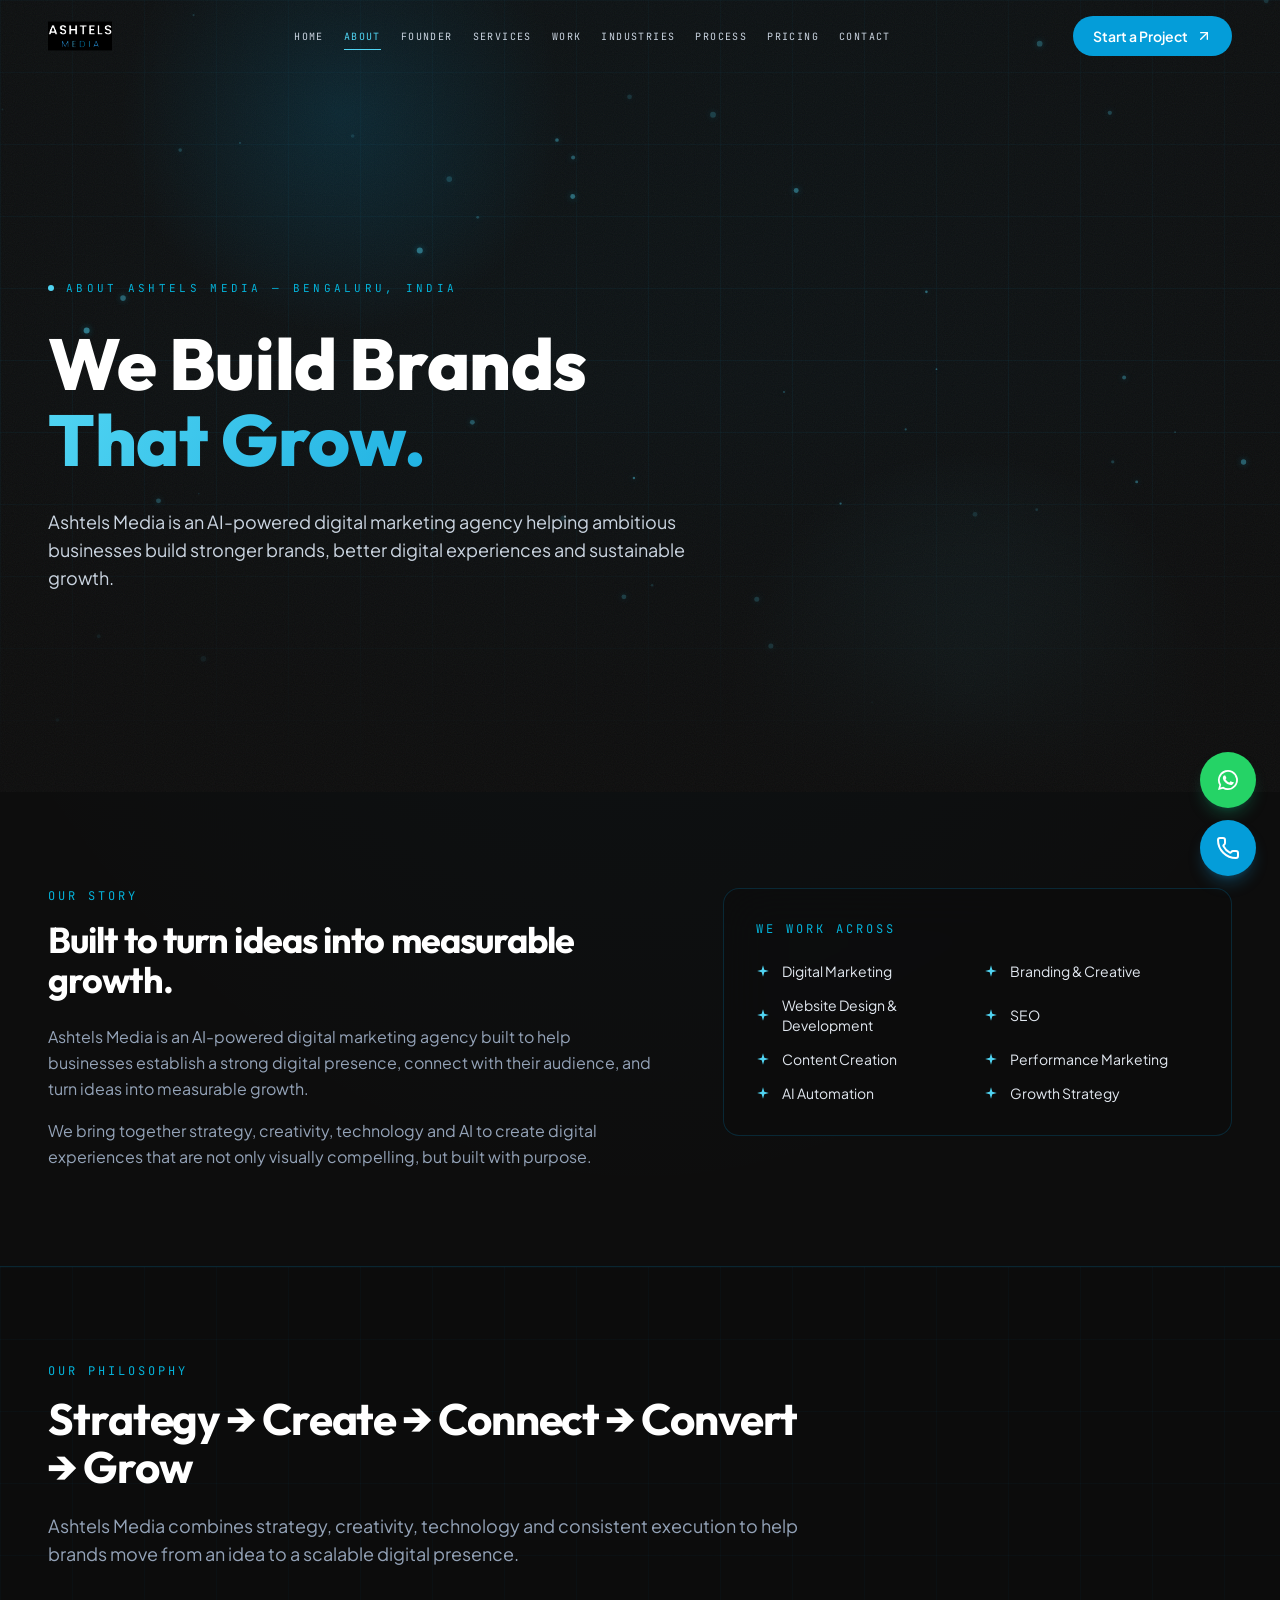
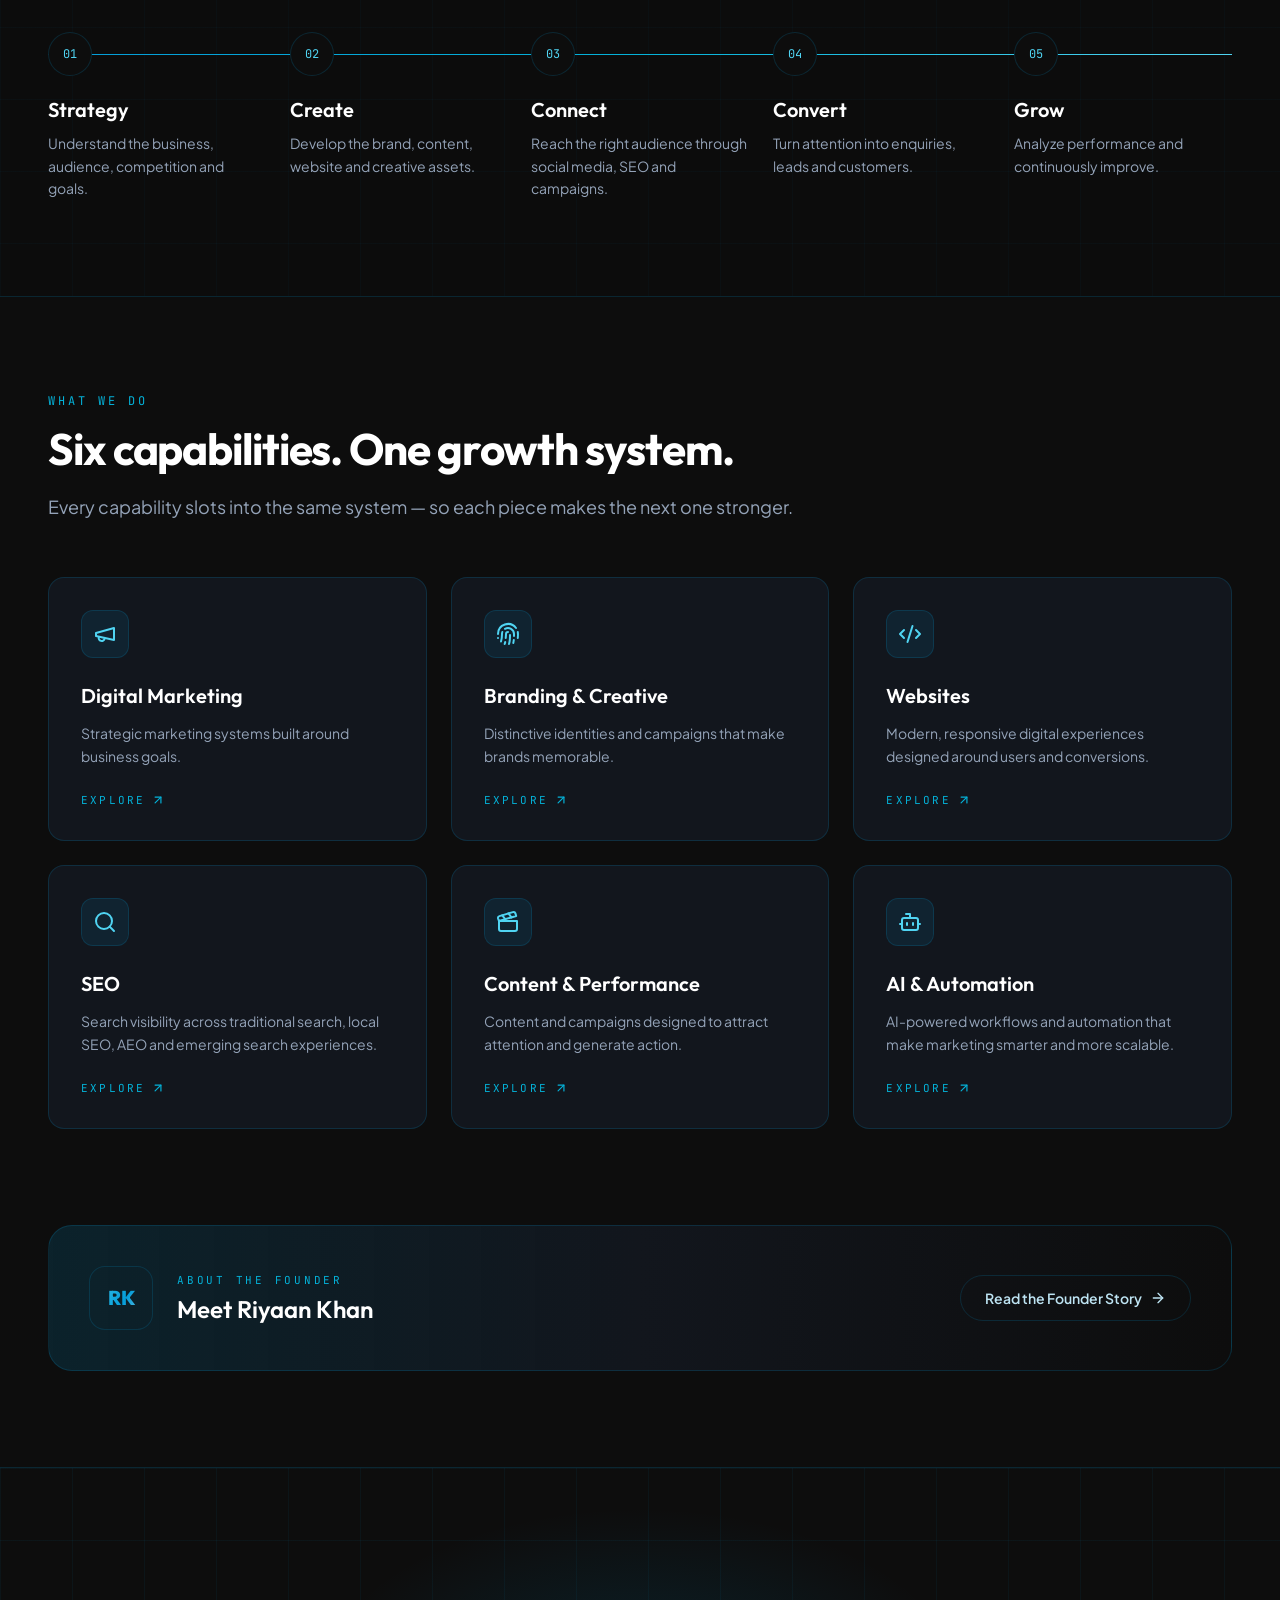
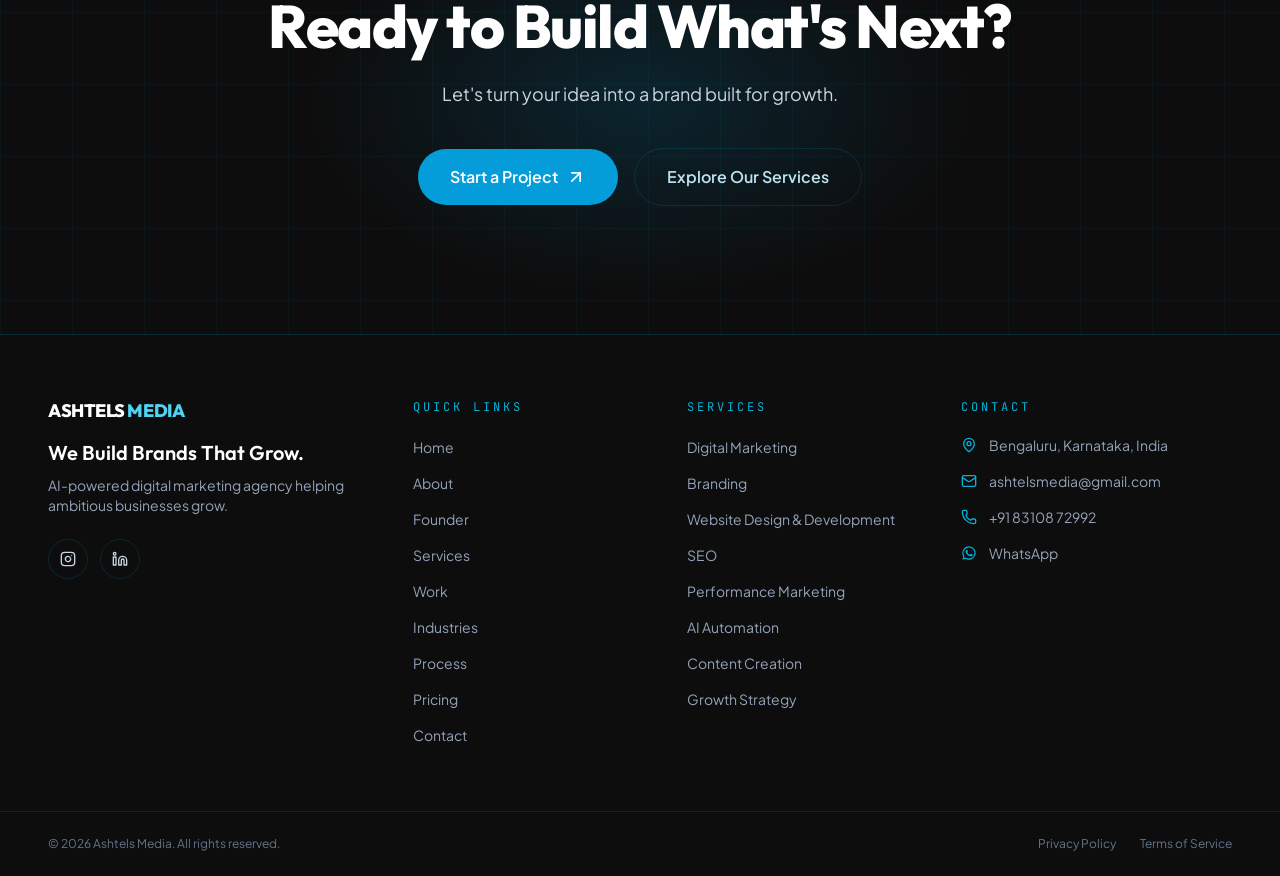
<file: about/index.html>
<!doctype html>
<html lang="en">
  <head>
    <meta charset="utf-8" />
    <meta name="viewport" content="width=device-width, initial-scale=1, viewport-fit=cover" />
    <title>About Us | Ashtels Media — We Build Brands That Grow</title>
    <meta
      name="description"
      content="Ashtels Media is an AI-powered digital marketing agency helping ambitious businesses build stronger brands, better digital experiences and sustainable growth."
    />
    <meta name="theme-color" content="#0D0D0D" />
    <link rel="icon" type="image/svg+xml" href="../favicon.svg" />
    <link rel="canonical" href="https://www.ashtelsmedia.com/about/" />
    <meta property="og:type" content="website" />
    <meta property="og:site_name" content="Ashtels Media" />
    <meta property="og:title" content="About Us | Ashtels Media — We Build Brands That Grow" />
    <meta
      property="og:description"
      content="Ashtels Media is an AI-powered digital marketing agency helping ambitious businesses build stronger brands, better digital experiences and sustainable growth."
    />
    <meta property="og:url" content="https://www.ashtelsmedia.com/about/" />
    <meta property="og:locale" content="en_IN" />
    <meta name="twitter:card" content="summary_large_image" />
    <meta name="twitter:title" content="About Us | Ashtels Media — We Build Brands That Grow" />
    <meta
      name="twitter:description"
      content="Ashtels Media is an AI-powered digital marketing agency helping ambitious businesses build stronger brands, better digital experiences and sustainable growth."
    />
    <link rel="preconnect" href="https://fonts.googleapis.com" />
    <link rel="preconnect" href="https://fonts.gstatic.com" crossorigin />
    <link
      href="https://fonts.googleapis.com/css2?family=Outfit:wght@400;500;600;700;800;900&family=Plus+Jakarta+Sans:wght@400;500;600;700&family=JetBrains+Mono:wght@400;500&display=swap"
      rel="stylesheet"
    />
    <link rel="stylesheet" href="../assets/css/style.css" />
    <script>
      document.documentElement.classList.add("js");
    </script>
  </head>
  <body>
    <div id="root">
      <header id="site-header" class="fixed top-0 inset-x-0 z-50 transition-all duration-300 bg-transparent border-b border-transparent">
        <div class="container-x flex h-16 md:h-[72px] items-center justify-between">
          <a
  class="flex items-center gap-2.5 group"
  aria-label="Ashtels Media — Home"
  href="../index.html"
>
  <img
    src="../assets/img/ashtels-logo.svg"
    alt="Ashtels Media"
    class="h-16 w-auto object-contain transition-transform duration-300 group-hover:scale-105"
  />
</a>
          <nav class="hidden lg:flex items-center gap-5" aria-label="Primary">
            <a
              class="relative font-mono text-[10px] uppercase tracking-[0.14em] transition-colors duration-200 hover:text-brand-bright text-slate-300"
              href="../index.html"
              >Home</a
            ><a
              aria-current="page"
              class="relative font-mono text-[10px] uppercase tracking-[0.14em] transition-colors duration-200 hover:text-brand-bright text-brand-bright"
              href="../about/index.html"
              >About<span class="absolute -bottom-1.5 left-0 h-px w-full bg-brand-bright"></span></a
            ><a
              class="relative font-mono text-[10px] uppercase tracking-[0.14em] transition-colors duration-200 hover:text-brand-bright text-slate-300"
              href="../founder/index.html"
              >Founder</a
            ><a
              class="relative font-mono text-[10px] uppercase tracking-[0.14em] transition-colors duration-200 hover:text-brand-bright text-slate-300"
              href="../services/index.html"
              >Services</a
            ><a
              class="relative font-mono text-[10px] uppercase tracking-[0.14em] transition-colors duration-200 hover:text-brand-bright text-slate-300"
              href="../work/index.html"
              >Work</a
            ><a
              class="relative font-mono text-[10px] uppercase tracking-[0.14em] transition-colors duration-200 hover:text-brand-bright text-slate-300"
              href="../industries/index.html"
              >Industries</a
            ><a
              class="relative font-mono text-[10px] uppercase tracking-[0.14em] transition-colors duration-200 hover:text-brand-bright text-slate-300"
              href="../process/index.html"
              >Process</a
            ><a
              class="relative font-mono text-[10px] uppercase tracking-[0.14em] transition-colors duration-200 hover:text-brand-bright text-slate-300"
              href="../pricing/index.html"
              >Pricing</a
            ><a
              class="relative font-mono text-[10px] uppercase tracking-[0.14em] transition-colors duration-200 hover:text-brand-bright text-slate-300"
              href="../contact/index.html"
              >Contact</a
            >
          </nav>
          <div class="hidden lg:block">
            <a
              class="group inline-flex items-center gap-2 rounded-full bg-brand-blue px-5 py-2.5 text-sm font-semibold text-white transition-all duration-200 hover:bg-brand-cyan hover:shadow-[0_0_24px_rgba(4,178,217,0.4)] active:scale-95"
              href="../contact/index.html"
              >Start a Project<svg
                xmlns="http://www.w3.org/2000/svg"
                width="24"
                height="24"
                viewBox="0 0 24 24"
                fill="none"
                stroke="currentColor"
                stroke-width="2"
                stroke-linecap="round"
                stroke-linejoin="round"
                class="lucide lucide-arrow-up-right h-4 w-4 transition-transform duration-200 group-hover:translate-x-0.5 group-hover:-translate-y-0.5"
                aria-hidden="true"
              >
                <path d="M7 7h10v10"></path>
                <path d="M7 17 17 7"></path></svg
            ></a>
          </div>
          <button
            type="button"
            id="menu-toggle"
            class="lg:hidden inline-flex h-11 w-11 items-center justify-center rounded-full border border-brand-line text-white"
            aria-label="Open menu"
            aria-expanded="false"
          >
            <svg
              xmlns="http://www.w3.org/2000/svg"
              width="24"
              height="24"
              viewBox="0 0 24 24"
              fill="none"
              stroke="currentColor"
              stroke-width="2"
              stroke-linecap="round"
              stroke-linejoin="round"
              class="lucide lucide-menu h-5 w-5"
              aria-hidden="true"
            >
              <path d="M4 12h16"></path>
              <path d="M4 18h16"></path>
              <path d="M4 6h16"></path>
            </svg>
          </button>
        </div>
        <div id="mobile-menu" class="lg:hidden glass border-t border-brand-line" hidden>
          <nav class="container-x flex flex-col py-6" aria-label="Mobile">
            <a href="../index.html" class="block border-b border-brand-line/60 py-4 font-display text-2xl font-semibold tracking-tight text-white"
              >Home</a
            >
            <a
              href="../about/index.html"
              class="block border-b border-brand-line/60 py-4 font-display text-2xl font-semibold tracking-tight text-brand-bright"
              >About</a
            >
            <a
              href="../founder/index.html"
              class="block border-b border-brand-line/60 py-4 font-display text-2xl font-semibold tracking-tight text-white"
              >Founder</a
            >
            <a
              href="../services/index.html"
              class="block border-b border-brand-line/60 py-4 font-display text-2xl font-semibold tracking-tight text-white"
              >Services</a
            >
            <a href="../work/index.html" class="block border-b border-brand-line/60 py-4 font-display text-2xl font-semibold tracking-tight text-white"
              >Work</a
            >
            <a
              href="../industries/index.html"
              class="block border-b border-brand-line/60 py-4 font-display text-2xl font-semibold tracking-tight text-white"
              >Industries</a
            >
            <a
              href="../process/index.html"
              class="block border-b border-brand-line/60 py-4 font-display text-2xl font-semibold tracking-tight text-white"
              >Process</a
            >
            <a
              href="../pricing/index.html"
              class="block border-b border-brand-line/60 py-4 font-display text-2xl font-semibold tracking-tight text-white"
              >Pricing</a
            >
            <a
              href="../contact/index.html"
              class="block border-b border-brand-line/60 py-4 font-display text-2xl font-semibold tracking-tight text-white"
              >Contact</a
            >
            <div class="pt-6">
              <a
                href="../contact/index.html"
                class="flex w-full items-center justify-center gap-2 rounded-full bg-brand-blue px-6 py-4 text-base font-semibold text-white"
                >Start a Project
                <svg
                  xmlns="http://www.w3.org/2000/svg"
                  width="24"
                  height="24"
                  viewBox="0 0 24 24"
                  fill="none"
                  stroke="currentColor"
                  stroke-width="2"
                  stroke-linecap="round"
                  stroke-linejoin="round"
                  class="lucide lucide-arrow-up-right h-4 w-4 transition-transform duration-200 group-hover:translate-x-0.5 group-hover:-translate-y-0.5"
                  aria-hidden="true"
                >
                  <path d="M7 7h10v10"></path>
                  <path d="M7 17 17 7"></path></svg
              ></a>
            </div>
          </nav>
        </div>
      </header>
      <main class="app-main">
        <div data-reveal>
          <section class="relative flex min-h-[88svh] items-center overflow-hidden">
            <div class="absolute inset-0 overflow-hidden grain" aria-hidden="true">
              <div class="absolute inset-0 bg-grid anim-grid-pan"></div>
              <div
                class="absolute -top-32 left-[8%] h-[480px] w-[480px] rounded-full anim-glow"
                style="background: radial-gradient(circle, rgba(4, 157, 217, 0.22) 0%, transparent 65%)"
              ></div>
              <div
                class="absolute bottom-[-20%] right-[4%] h-[520px] w-[520px] rounded-full anim-glow"
                style="background: radial-gradient(circle, rgba(80, 212, 242, 0.13) 0%, transparent 65%); animation-delay: -7s"
              ></div>
              <canvas data-particles class="absolute inset-0 h-full w-full" aria-hidden="true" width="1440" height="792"></canvas>
              <div class="absolute inset-0 bg-gradient-to-b from-brand-ink/40 via-transparent to-brand-ink"></div>
            </div>
            <div class="container-x relative z-10 pb-16 pt-36">
              <p class="flex items-center gap-3 font-mono text-[11px] uppercase tracking-[0.3em] text-brand-cyan" data-reveal>
                <span class="h-1.5 w-1.5 rounded-full bg-brand-bright"></span>About Ashtels Media — Bengaluru, India
              </p>
              <h1 class="mt-8 font-display font-extrabold tracking-tight text-white">
                <span class="block overflow-hidden pb-1"
                  ><span class="block text-5xl leading-[1.05] sm:text-6xl lg:text-7xl">We Build Brands</span></span
                ><span class="block overflow-hidden pb-1"
                  ><span class="text-gradient block text-5xl leading-[1.05] sm:text-6xl lg:text-7xl">That Grow.</span></span
                >
              </h1>
              <p class="mt-7 max-w-2xl text-base leading-relaxed text-slate-300 sm:text-lg" data-reveal>
                Ashtels Media is an AI-powered digital marketing agency helping ambitious businesses build stronger brands, better digital
                experiences and sustainable growth.
              </p>
            </div>
          </section>
          <section class="container-x py-16 sm:py-24">
            <div class="grid gap-12 lg:grid-cols-[1.2fr_1fr] lg:gap-16">
              <div data-reveal>
                <p class="font-mono text-xs uppercase tracking-[0.25em] text-brand-cyan">Our Story</p>
                <h2 class="mt-4 font-display text-3xl font-bold tracking-tight text-white sm:text-4xl">
                  Built to turn ideas into measurable growth.
                </h2>
                <p class="mt-6 leading-relaxed text-slate-400">
                  Ashtels Media is an AI-powered digital marketing agency built to help businesses establish a strong digital presence,
                  connect with their audience, and turn ideas into measurable growth.
                </p>
                <p class="mt-4 leading-relaxed text-slate-400">
                  We bring together strategy, creativity, technology and AI to create digital experiences that are not only visually
                  compelling, but built with purpose.
                </p>
              </div>
              <div data-reveal>
                <div class="glass rounded-2xl p-8">
                  <p class="font-mono text-xs uppercase tracking-[0.25em] text-brand-cyan">We work across</p>
                  <ul class="mt-6 grid gap-3.5 sm:grid-cols-2 lg:grid-cols-1 xl:grid-cols-2">
                    <li class="flex items-center gap-3 text-sm text-slate-200">
                      <svg viewBox="0 0 24 24" class="h-3.5 w-3.5 shrink-0 text-brand-bright" fill="currentColor" aria-hidden="true">
                        <path d="M12 2l2.2 7.8L22 12l-7.8 2.2L12 22l-2.2-7.8L2 12l7.8-2.2L12 2z"></path></svg
                      >Digital Marketing
                    </li>
                    <li class="flex items-center gap-3 text-sm text-slate-200">
                      <svg viewBox="0 0 24 24" class="h-3.5 w-3.5 shrink-0 text-brand-bright" fill="currentColor" aria-hidden="true">
                        <path d="M12 2l2.2 7.8L22 12l-7.8 2.2L12 22l-2.2-7.8L2 12l7.8-2.2L12 2z"></path></svg
                      >Branding &amp; Creative
                    </li>
                    <li class="flex items-center gap-3 text-sm text-slate-200">
                      <svg viewBox="0 0 24 24" class="h-3.5 w-3.5 shrink-0 text-brand-bright" fill="currentColor" aria-hidden="true">
                        <path d="M12 2l2.2 7.8L22 12l-7.8 2.2L12 22l-2.2-7.8L2 12l7.8-2.2L12 2z"></path></svg
                      >Website Design &amp; Development
                    </li>
                    <li class="flex items-center gap-3 text-sm text-slate-200">
                      <svg viewBox="0 0 24 24" class="h-3.5 w-3.5 shrink-0 text-brand-bright" fill="currentColor" aria-hidden="true">
                        <path d="M12 2l2.2 7.8L22 12l-7.8 2.2L12 22l-2.2-7.8L2 12l7.8-2.2L12 2z"></path></svg
                      >SEO
                    </li>
                    <li class="flex items-center gap-3 text-sm text-slate-200">
                      <svg viewBox="0 0 24 24" class="h-3.5 w-3.5 shrink-0 text-brand-bright" fill="currentColor" aria-hidden="true">
                        <path d="M12 2l2.2 7.8L22 12l-7.8 2.2L12 22l-2.2-7.8L2 12l7.8-2.2L12 2z"></path></svg
                      >Content Creation
                    </li>
                    <li class="flex items-center gap-3 text-sm text-slate-200">
                      <svg viewBox="0 0 24 24" class="h-3.5 w-3.5 shrink-0 text-brand-bright" fill="currentColor" aria-hidden="true">
                        <path d="M12 2l2.2 7.8L22 12l-7.8 2.2L12 22l-2.2-7.8L2 12l7.8-2.2L12 2z"></path></svg
                      >Performance Marketing
                    </li>
                    <li class="flex items-center gap-3 text-sm text-slate-200">
                      <svg viewBox="0 0 24 24" class="h-3.5 w-3.5 shrink-0 text-brand-bright" fill="currentColor" aria-hidden="true">
                        <path d="M12 2l2.2 7.8L22 12l-7.8 2.2L12 22l-2.2-7.8L2 12l7.8-2.2L12 2z"></path></svg
                      >AI Automation
                    </li>
                    <li class="flex items-center gap-3 text-sm text-slate-200">
                      <svg viewBox="0 0 24 24" class="h-3.5 w-3.5 shrink-0 text-brand-bright" fill="currentColor" aria-hidden="true">
                        <path d="M12 2l2.2 7.8L22 12l-7.8 2.2L12 22l-2.2-7.8L2 12l7.8-2.2L12 2z"></path></svg
                      >Growth Strategy
                    </li>
                  </ul>
                </div>
              </div>
            </div>
          </section>
          <section class="relative border-y border-brand-line bg-brand-ink/50 py-16 sm:py-24">
            <div class="pointer-events-none absolute inset-0 bg-grid opacity-60" aria-hidden="true"></div>
            <div class="container-x relative">
              <div class="max-w-3xl" data-reveal>
                <p class="font-mono text-xs uppercase tracking-[0.25em] text-brand-cyan">Our Philosophy</p>
                <h2 class="mt-4 font-display text-3xl font-bold tracking-tight text-white sm:text-4xl lg:text-[2.75rem] lg:leading-[1.1]">
                  Strategy → Create → Connect → Convert → Grow
                </h2>
                <p class="mt-5 text-base leading-relaxed text-slate-400 sm:text-lg">
                  Ashtels Media combines strategy, creativity, technology and consistent execution to help brands move from an idea to a
                  scalable digital presence.
                </p>
              </div>
              <div class="relative mt-16">
                <div
                  class="absolute left-0 top-[22px] hidden h-px w-full origin-left bg-gradient-to-r from-brand-blue via-brand-cyan to-brand-bright lg:block"
                ></div>
                <ol class="grid gap-10 lg:grid-cols-5 lg:gap-6">
                  <div data-reveal>
                    <li class="group relative">
                      <div class="hidden lg:block">
                        <span
                          class="relative z-10 flex h-11 w-11 items-center justify-center rounded-full border border-brand-line bg-brand-ink font-mono text-xs text-brand-bright transition-colors duration-300 group-hover:border-brand-bright"
                          >01</span
                        >
                      </div>
                      <h3 class="font-display text-xl font-semibold text-white lg:mt-5">Strategy</h3>
                      <p class="mt-2 text-sm leading-relaxed text-slate-400">Understand the business, audience, competition and goals.</p>
                    </li>
                  </div>
                  <div data-reveal>
                    <li class="group relative">
                      <div class="hidden lg:block">
                        <span
                          class="relative z-10 flex h-11 w-11 items-center justify-center rounded-full border border-brand-line bg-brand-ink font-mono text-xs text-brand-bright transition-colors duration-300 group-hover:border-brand-bright"
                          >02</span
                        >
                      </div>
                      <h3 class="font-display text-xl font-semibold text-white lg:mt-5">Create</h3>
                      <p class="mt-2 text-sm leading-relaxed text-slate-400">Develop the brand, content, website and creative assets.</p>
                    </li>
                  </div>
                  <div data-reveal>
                    <li class="group relative">
                      <div class="hidden lg:block">
                        <span
                          class="relative z-10 flex h-11 w-11 items-center justify-center rounded-full border border-brand-line bg-brand-ink font-mono text-xs text-brand-bright transition-colors duration-300 group-hover:border-brand-bright"
                          >03</span
                        >
                      </div>
                      <h3 class="font-display text-xl font-semibold text-white lg:mt-5">Connect</h3>
                      <p class="mt-2 text-sm leading-relaxed text-slate-400">
                        Reach the right audience through social media, SEO and campaigns.
                      </p>
                    </li>
                  </div>
                  <div data-reveal>
                    <li class="group relative">
                      <div class="hidden lg:block">
                        <span
                          class="relative z-10 flex h-11 w-11 items-center justify-center rounded-full border border-brand-line bg-brand-ink font-mono text-xs text-brand-bright transition-colors duration-300 group-hover:border-brand-bright"
                          >04</span
                        >
                      </div>
                      <h3 class="font-display text-xl font-semibold text-white lg:mt-5">Convert</h3>
                      <p class="mt-2 text-sm leading-relaxed text-slate-400">Turn attention into enquiries, leads and customers.</p>
                    </li>
                  </div>
                  <div data-reveal>
                    <li class="group relative">
                      <div class="hidden lg:block">
                        <span
                          class="relative z-10 flex h-11 w-11 items-center justify-center rounded-full border border-brand-line bg-brand-ink font-mono text-xs text-brand-bright transition-colors duration-300 group-hover:border-brand-bright"
                          >05</span
                        >
                      </div>
                      <h3 class="font-display text-xl font-semibold text-white lg:mt-5">Grow</h3>
                      <p class="mt-2 text-sm leading-relaxed text-slate-400">Analyze performance and continuously improve.</p>
                    </li>
                  </div>
                </ol>
              </div>
            </div>
          </section>
          <section class="container-x py-16 sm:py-24">
            <div class="max-w-3xl" data-reveal>
              <p class="font-mono text-xs uppercase tracking-[0.25em] text-brand-cyan">What We Do</p>
              <h2 class="mt-4 font-display text-3xl font-bold tracking-tight text-white sm:text-4xl lg:text-[2.75rem] lg:leading-[1.1]">
                Six capabilities. One growth system.
              </h2>
              <p class="mt-5 text-base leading-relaxed text-slate-400 sm:text-lg">
                Every capability slots into the same system — so each piece makes the next one stronger.
              </p>
            </div>
            <div class="mt-14 grid gap-6 sm:grid-cols-2 lg:grid-cols-3">
              <div class="h-full" data-reveal>
                <a
                  class="group flex h-full flex-col rounded-2xl border border-brand-line bg-brand-card p-8 transition-all duration-300 hover:-translate-y-1.5 hover:border-brand-bright/50 hover:shadow-[0_20px_50px_rgba(4,157,217,0.15)]"
                  href="../services/index.html#digital-marketing"
                  ><div
                    class="flex h-12 w-12 items-center justify-center rounded-xl border border-brand-line bg-brand-blue/10 text-brand-bright transition-colors duration-300 group-hover:bg-brand-blue group-hover:text-white"
                  >
                    <svg
                      xmlns="http://www.w3.org/2000/svg"
                      width="24"
                      height="24"
                      viewBox="0 0 24 24"
                      fill="none"
                      stroke="currentColor"
                      stroke-width="2"
                      stroke-linecap="round"
                      stroke-linejoin="round"
                      class="lucide lucide-megaphone h-6 w-6"
                      aria-hidden="true"
                    >
                      <path d="m3 11 18-5v12L3 14v-3z"></path>
                      <path d="M11.6 16.8a3 3 0 1 1-5.8-1.6"></path>
                    </svg>
                  </div>
                  <h3 class="mt-6 font-display text-xl font-semibold text-white">Digital Marketing</h3>
                  <p class="mt-3 flex-1 text-sm leading-relaxed text-slate-400">Strategic marketing systems built around business goals.</p>
                  <span class="mt-6 inline-flex items-center gap-1.5 font-mono text-[11px] uppercase tracking-[0.2em] text-brand-cyan"
                    >Explore<svg
                      xmlns="http://www.w3.org/2000/svg"
                      width="24"
                      height="24"
                      viewBox="0 0 24 24"
                      fill="none"
                      stroke="currentColor"
                      stroke-width="2"
                      stroke-linecap="round"
                      stroke-linejoin="round"
                      class="lucide lucide-arrow-up-right h-3.5 w-3.5 transition-transform duration-200 group-hover:translate-x-0.5 group-hover:-translate-y-0.5"
                      aria-hidden="true"
                    >
                      <path d="M7 7h10v10"></path>
                      <path d="M7 17 17 7"></path></svg></span
                ></a>
              </div>
              <div class="h-full" data-reveal>
                <a
                  class="group flex h-full flex-col rounded-2xl border border-brand-line bg-brand-card p-8 transition-all duration-300 hover:-translate-y-1.5 hover:border-brand-bright/50 hover:shadow-[0_20px_50px_rgba(4,157,217,0.15)]"
                  href="../services/index.html#branding"
                  ><div
                    class="flex h-12 w-12 items-center justify-center rounded-xl border border-brand-line bg-brand-blue/10 text-brand-bright transition-colors duration-300 group-hover:bg-brand-blue group-hover:text-white"
                  >
                    <svg
                      xmlns="http://www.w3.org/2000/svg"
                      width="24"
                      height="24"
                      viewBox="0 0 24 24"
                      fill="none"
                      stroke="currentColor"
                      stroke-width="2"
                      stroke-linecap="round"
                      stroke-linejoin="round"
                      class="lucide lucide-fingerprint h-6 w-6"
                      aria-hidden="true"
                    >
                      <path d="M12 10a2 2 0 0 0-2 2c0 1.02-.1 2.51-.26 4"></path>
                      <path d="M14 13.12c0 2.38 0 6.38-1 8.88"></path>
                      <path d="M17.29 21.02c.12-.6.43-2.3.5-3.02"></path>
                      <path d="M2 12a10 10 0 0 1 18-6"></path>
                      <path d="M2 16h.01"></path>
                      <path d="M21.8 16c.2-2 .131-5.354 0-6"></path>
                      <path d="M5 19.5C5.5 18 6 15 6 12a6 6 0 0 1 .34-2"></path>
                      <path d="M8.65 22c.21-.66.45-1.32.57-2"></path>
                      <path d="M9 6.8a6 6 0 0 1 9 5.2v2"></path>
                    </svg>
                  </div>
                  <h3 class="mt-6 font-display text-xl font-semibold text-white">Branding &amp; Creative</h3>
                  <p class="mt-3 flex-1 text-sm leading-relaxed text-slate-400">
                    Distinctive identities and campaigns that make brands memorable.
                  </p>
                  <span class="mt-6 inline-flex items-center gap-1.5 font-mono text-[11px] uppercase tracking-[0.2em] text-brand-cyan"
                    >Explore<svg
                      xmlns="http://www.w3.org/2000/svg"
                      width="24"
                      height="24"
                      viewBox="0 0 24 24"
                      fill="none"
                      stroke="currentColor"
                      stroke-width="2"
                      stroke-linecap="round"
                      stroke-linejoin="round"
                      class="lucide lucide-arrow-up-right h-3.5 w-3.5 transition-transform duration-200 group-hover:translate-x-0.5 group-hover:-translate-y-0.5"
                      aria-hidden="true"
                    >
                      <path d="M7 7h10v10"></path>
                      <path d="M7 17 17 7"></path></svg></span
                ></a>
              </div>
              <div class="h-full" data-reveal>
                <a
                  class="group flex h-full flex-col rounded-2xl border border-brand-line bg-brand-card p-8 transition-all duration-300 hover:-translate-y-1.5 hover:border-brand-bright/50 hover:shadow-[0_20px_50px_rgba(4,157,217,0.15)]"
                  href="../services/index.html#web"
                  ><div
                    class="flex h-12 w-12 items-center justify-center rounded-xl border border-brand-line bg-brand-blue/10 text-brand-bright transition-colors duration-300 group-hover:bg-brand-blue group-hover:text-white"
                  >
                    <svg
                      xmlns="http://www.w3.org/2000/svg"
                      width="24"
                      height="24"
                      viewBox="0 0 24 24"
                      fill="none"
                      stroke="currentColor"
                      stroke-width="2"
                      stroke-linecap="round"
                      stroke-linejoin="round"
                      class="lucide lucide-code-xml h-6 w-6"
                      aria-hidden="true"
                    >
                      <path d="m18 16 4-4-4-4"></path>
                      <path d="m6 8-4 4 4 4"></path>
                      <path d="m14.5 4-5 16"></path>
                    </svg>
                  </div>
                  <h3 class="mt-6 font-display text-xl font-semibold text-white">Websites</h3>
                  <p class="mt-3 flex-1 text-sm leading-relaxed text-slate-400">
                    Modern, responsive digital experiences designed around users and conversions.
                  </p>
                  <span class="mt-6 inline-flex items-center gap-1.5 font-mono text-[11px] uppercase tracking-[0.2em] text-brand-cyan"
                    >Explore<svg
                      xmlns="http://www.w3.org/2000/svg"
                      width="24"
                      height="24"
                      viewBox="0 0 24 24"
                      fill="none"
                      stroke="currentColor"
                      stroke-width="2"
                      stroke-linecap="round"
                      stroke-linejoin="round"
                      class="lucide lucide-arrow-up-right h-3.5 w-3.5 transition-transform duration-200 group-hover:translate-x-0.5 group-hover:-translate-y-0.5"
                      aria-hidden="true"
                    >
                      <path d="M7 7h10v10"></path>
                      <path d="M7 17 17 7"></path></svg></span
                ></a>
              </div>
              <div class="h-full" data-reveal>
                <a
                  class="group flex h-full flex-col rounded-2xl border border-brand-line bg-brand-card p-8 transition-all duration-300 hover:-translate-y-1.5 hover:border-brand-bright/50 hover:shadow-[0_20px_50px_rgba(4,157,217,0.15)]"
                  href="../services/index.html#seo"
                  ><div
                    class="flex h-12 w-12 items-center justify-center rounded-xl border border-brand-line bg-brand-blue/10 text-brand-bright transition-colors duration-300 group-hover:bg-brand-blue group-hover:text-white"
                  >
                    <svg
                      xmlns="http://www.w3.org/2000/svg"
                      width="24"
                      height="24"
                      viewBox="0 0 24 24"
                      fill="none"
                      stroke="currentColor"
                      stroke-width="2"
                      stroke-linecap="round"
                      stroke-linejoin="round"
                      class="lucide lucide-search h-6 w-6"
                      aria-hidden="true"
                    >
                      <path d="m21 21-4.34-4.34"></path>
                      <circle cx="11" cy="11" r="8"></circle>
                    </svg>
                  </div>
                  <h3 class="mt-6 font-display text-xl font-semibold text-white">SEO</h3>
                  <p class="mt-3 flex-1 text-sm leading-relaxed text-slate-400">
                    Search visibility across traditional search, local SEO, AEO and emerging search experiences.
                  </p>
                  <span class="mt-6 inline-flex items-center gap-1.5 font-mono text-[11px] uppercase tracking-[0.2em] text-brand-cyan"
                    >Explore<svg
                      xmlns="http://www.w3.org/2000/svg"
                      width="24"
                      height="24"
                      viewBox="0 0 24 24"
                      fill="none"
                      stroke="currentColor"
                      stroke-width="2"
                      stroke-linecap="round"
                      stroke-linejoin="round"
                      class="lucide lucide-arrow-up-right h-3.5 w-3.5 transition-transform duration-200 group-hover:translate-x-0.5 group-hover:-translate-y-0.5"
                      aria-hidden="true"
                    >
                      <path d="M7 7h10v10"></path>
                      <path d="M7 17 17 7"></path></svg></span
                ></a>
              </div>
              <div class="h-full" data-reveal>
                <a
                  class="group flex h-full flex-col rounded-2xl border border-brand-line bg-brand-card p-8 transition-all duration-300 hover:-translate-y-1.5 hover:border-brand-bright/50 hover:shadow-[0_20px_50px_rgba(4,157,217,0.15)]"
                  href="../services/index.html#content-creation"
                  ><div
                    class="flex h-12 w-12 items-center justify-center rounded-xl border border-brand-line bg-brand-blue/10 text-brand-bright transition-colors duration-300 group-hover:bg-brand-blue group-hover:text-white"
                  >
                    <svg
                      xmlns="http://www.w3.org/2000/svg"
                      width="24"
                      height="24"
                      viewBox="0 0 24 24"
                      fill="none"
                      stroke="currentColor"
                      stroke-width="2"
                      stroke-linecap="round"
                      stroke-linejoin="round"
                      class="lucide lucide-clapperboard h-6 w-6"
                      aria-hidden="true"
                    >
                      <path d="M20.2 6 3 11l-.9-2.4c-.3-1.1.3-2.2 1.3-2.5l13.5-4c1.1-.3 2.2.3 2.5 1.3Z"></path>
                      <path d="m6.2 5.3 3.1 3.9"></path>
                      <path d="m12.4 3.4 3.1 4"></path>
                      <path d="M3 11h18v8a2 2 0 0 1-2 2H5a2 2 0 0 1-2-2Z"></path>
                    </svg>
                  </div>
                  <h3 class="mt-6 font-display text-xl font-semibold text-white">Content &amp; Performance</h3>
                  <p class="mt-3 flex-1 text-sm leading-relaxed text-slate-400">
                    Content and campaigns designed to attract attention and generate action.
                  </p>
                  <span class="mt-6 inline-flex items-center gap-1.5 font-mono text-[11px] uppercase tracking-[0.2em] text-brand-cyan"
                    >Explore<svg
                      xmlns="http://www.w3.org/2000/svg"
                      width="24"
                      height="24"
                      viewBox="0 0 24 24"
                      fill="none"
                      stroke="currentColor"
                      stroke-width="2"
                      stroke-linecap="round"
                      stroke-linejoin="round"
                      class="lucide lucide-arrow-up-right h-3.5 w-3.5 transition-transform duration-200 group-hover:translate-x-0.5 group-hover:-translate-y-0.5"
                      aria-hidden="true"
                    >
                      <path d="M7 7h10v10"></path>
                      <path d="M7 17 17 7"></path></svg></span
                ></a>
              </div>
              <div class="h-full" data-reveal>
                <a
                  class="group flex h-full flex-col rounded-2xl border border-brand-line bg-brand-card p-8 transition-all duration-300 hover:-translate-y-1.5 hover:border-brand-bright/50 hover:shadow-[0_20px_50px_rgba(4,157,217,0.15)]"
                  href="../services/index.html#ai-automation"
                  ><div
                    class="flex h-12 w-12 items-center justify-center rounded-xl border border-brand-line bg-brand-blue/10 text-brand-bright transition-colors duration-300 group-hover:bg-brand-blue group-hover:text-white"
                  >
                    <svg
                      xmlns="http://www.w3.org/2000/svg"
                      width="24"
                      height="24"
                      viewBox="0 0 24 24"
                      fill="none"
                      stroke="currentColor"
                      stroke-width="2"
                      stroke-linecap="round"
                      stroke-linejoin="round"
                      class="lucide lucide-bot h-6 w-6"
                      aria-hidden="true"
                    >
                      <path d="M12 8V4H8"></path>
                      <rect width="16" height="12" x="4" y="8" rx="2"></rect>
                      <path d="M2 14h2"></path>
                      <path d="M20 14h2"></path>
                      <path d="M15 13v2"></path>
                      <path d="M9 13v2"></path>
                    </svg>
                  </div>
                  <h3 class="mt-6 font-display text-xl font-semibold text-white">AI &amp; Automation</h3>
                  <p class="mt-3 flex-1 text-sm leading-relaxed text-slate-400">
                    AI-powered workflows and automation that make marketing smarter and more scalable.
                  </p>
                  <span class="mt-6 inline-flex items-center gap-1.5 font-mono text-[11px] uppercase tracking-[0.2em] text-brand-cyan"
                    >Explore<svg
                      xmlns="http://www.w3.org/2000/svg"
                      width="24"
                      height="24"
                      viewBox="0 0 24 24"
                      fill="none"
                      stroke="currentColor"
                      stroke-width="2"
                      stroke-linecap="round"
                      stroke-linejoin="round"
                      class="lucide lucide-arrow-up-right h-3.5 w-3.5 transition-transform duration-200 group-hover:translate-x-0.5 group-hover:-translate-y-0.5"
                      aria-hidden="true"
                    >
                      <path d="M7 7h10v10"></path>
                      <path d="M7 17 17 7"></path></svg></span
                ></a>
              </div>
            </div>
          </section>
          <section class="container-x pb-20 sm:pb-24">
            <div data-reveal>
              <a
                class="group relative flex flex-col items-start justify-between gap-6 overflow-hidden rounded-3xl border border-brand-line bg-gradient-to-r from-brand-blue/15 via-brand-card to-brand-ink p-8 transition-all duration-300 hover:border-brand-bright/50 sm:flex-row sm:items-center sm:p-10"
                href="../founder/index.html"
                ><div class="flex items-center gap-6">
                  <span
                    class="flex h-16 w-16 shrink-0 items-center justify-center rounded-2xl border border-brand-line bg-brand-ink font-display text-xl font-extrabold text-gradient"
                    aria-hidden="true"
                    >RK</span
                  >
                  <div>
                    <p class="font-mono text-[11px] uppercase tracking-[0.25em] text-brand-cyan">About the Founder</p>
                    <p class="mt-1 font-display text-2xl font-semibold text-white">Meet Riyaan Khan</p>
                  </div>
                </div>
                <span
                  class="inline-flex items-center gap-2 rounded-full border border-brand-line px-6 py-3 text-sm font-semibold text-brand-light transition-all duration-200 group-hover:border-brand-bright group-hover:text-brand-bright"
                  >Read the Founder Story<svg
                    xmlns="http://www.w3.org/2000/svg"
                    width="24"
                    height="24"
                    viewBox="0 0 24 24"
                    fill="none"
                    stroke="currentColor"
                    stroke-width="2"
                    stroke-linecap="round"
                    stroke-linejoin="round"
                    class="lucide lucide-arrow-right h-4 w-4 transition-transform duration-200 group-hover:translate-x-0.5"
                    aria-hidden="true"
                  >
                    <path d="M5 12h14"></path>
                    <path d="m12 5 7 7-7 7"></path></svg></span
              ></a>
            </div>
          </section>
          <section class="relative overflow-hidden border-t border-brand-line">
            <div class="absolute inset-0 bg-grid anim-grid-pan" aria-hidden="true"></div>
            <div
              class="absolute left-1/2 top-1/2 h-[420px] w-[720px] -translate-x-1/2 -translate-y-1/2 rounded-full"
              aria-hidden="true"
              style="background: radial-gradient(rgba(4, 157, 217, 0.16) 0%, transparent 65%)"
            ></div>
            <div class="container-x relative py-24 sm:py-32 text-center">
              <div data-reveal>
                <h2 class="mx-auto max-w-4xl font-display text-4xl font-extrabold tracking-tight text-white sm:text-5xl lg:text-6xl">
                  Ready to Build What's Next?
                </h2>
              </div>
              <div data-reveal>
                <p class="mx-auto mt-6 max-w-2xl text-base text-slate-300 sm:text-lg">
                  Let's turn your idea into a brand built for growth.
                </p>
              </div>
              <div data-reveal>
                <div class="mt-10 flex flex-wrap items-center justify-center gap-4">
                  <a
                    class="group inline-flex items-center gap-2 rounded-full bg-brand-blue px-8 py-4 text-base font-semibold text-white transition-all duration-200 hover:bg-brand-cyan hover:shadow-[0_0_36px_rgba(4,178,217,0.45)] active:scale-95"
                    href="../contact/index.html"
                    >Start a Project<svg
                      xmlns="http://www.w3.org/2000/svg"
                      width="24"
                      height="24"
                      viewBox="0 0 24 24"
                      fill="none"
                      stroke="currentColor"
                      stroke-width="2"
                      stroke-linecap="round"
                      stroke-linejoin="round"
                      class="lucide lucide-arrow-up-right h-5 w-5 transition-transform duration-200 group-hover:translate-x-0.5 group-hover:-translate-y-0.5"
                      aria-hidden="true"
                    >
                      <path d="M7 7h10v10"></path>
                      <path d="M7 17 17 7"></path></svg></a
                  ><a
                    class="inline-flex items-center gap-2 rounded-full border border-brand-line px-8 py-4 text-base font-semibold text-brand-light transition-all duration-200 hover:border-brand-bright hover:text-brand-bright active:scale-95"
                    href="../services/index.html"
                    >Explore Our Services</a
                  >
                </div>
              </div>
            </div>
          </section>
        </div>
      </main>
      <footer class="relative border-t border-brand-line bg-brand-ink">
        <div class="container-x grid gap-12 py-16 md:grid-cols-2 lg:grid-cols-[1.4fr_1fr_1fr_1.2fr]">
          <div>
            <a href="../index.html"
   class="font-display font-extrabold tracking-tight text-lg leading-none text-white"
   aria-label="Ashtels Media — Home">
  ASHTELS <span class="text-brand-bright">MEDIA</span>
</a>
            <p class="mt-4 font-display text-xl font-semibold text-white">We Build Brands That Grow.</p>
            <p class="mt-2 max-w-xs text-sm text-slate-400">AI-powered digital marketing agency helping ambitious businesses grow.</p>
            <div class="mt-6 flex gap-3">
              <a
                href="https://www.instagram.com/ashtelsmedia"
                target="_blank"
                rel="noopener noreferrer"
                aria-label="Ashtels Media on Instagram"
                class="inline-flex h-10 w-10 items-center justify-center rounded-full border border-brand-line text-slate-300 transition-all duration-200 hover:border-brand-bright hover:text-brand-bright"
                ><svg
                  xmlns="http://www.w3.org/2000/svg"
                  width="24"
                  height="24"
                  viewBox="0 0 24 24"
                  fill="none"
                  stroke="currentColor"
                  stroke-width="2"
                  stroke-linecap="round"
                  stroke-linejoin="round"
                  class="lucide lucide-instagram h-4 w-4"
                  aria-hidden="true"
                >
                  <rect width="20" height="20" x="2" y="2" rx="5" ry="5"></rect>
                  <path d="M16 11.37A4 4 0 1 1 12.63 8 4 4 0 0 1 16 11.37z"></path>
                  <line x1="17.5" x2="17.51" y1="6.5" y2="6.5"></line></svg></a
              ><a
                href="https://www.linkedin.com/company/ashtelsmedia"
                target="_blank"
                rel="noopener noreferrer"
                aria-label="Ashtels Media on LinkedIn"
                class="inline-flex h-10 w-10 items-center justify-center rounded-full border border-brand-line text-slate-300 transition-all duration-200 hover:border-brand-bright hover:text-brand-bright"
                ><svg
                  xmlns="http://www.w3.org/2000/svg"
                  width="24"
                  height="24"
                  viewBox="0 0 24 24"
                  fill="none"
                  stroke="currentColor"
                  stroke-width="2"
                  stroke-linecap="round"
                  stroke-linejoin="round"
                  class="lucide lucide-linkedin h-4 w-4"
                  aria-hidden="true"
                >
                  <path d="M16 8a6 6 0 0 1 6 6v7h-4v-7a2 2 0 0 0-2-2 2 2 0 0 0-2 2v7h-4v-7a6 6 0 0 1 6-6z"></path>
                  <rect width="4" height="12" x="2" y="9"></rect>
                  <circle cx="4" cy="4" r="2"></circle></svg
              ></a>
            </div>
          </div>
          <nav aria-label="Quick links">
            <h3 class="font-mono text-xs uppercase tracking-[0.25em] text-brand-cyan">Quick Links</h3>
            <ul class="mt-5 space-y-3">
              <li><a class="text-sm text-slate-400 transition-colors hover:text-brand-bright" href="../index.html">Home</a></li>
              <li><a class="text-sm text-slate-400 transition-colors hover:text-brand-bright" href="../about/index.html">About</a></li>
              <li><a class="text-sm text-slate-400 transition-colors hover:text-brand-bright" href="../founder/index.html">Founder</a></li>
              <li><a class="text-sm text-slate-400 transition-colors hover:text-brand-bright" href="../services/index.html">Services</a></li>
              <li><a class="text-sm text-slate-400 transition-colors hover:text-brand-bright" href="../work/index.html">Work</a></li>
              <li><a class="text-sm text-slate-400 transition-colors hover:text-brand-bright" href="../industries/index.html">Industries</a></li>
              <li><a class="text-sm text-slate-400 transition-colors hover:text-brand-bright" href="../process/index.html">Process</a></li>
              <li><a class="text-sm text-slate-400 transition-colors hover:text-brand-bright" href="../pricing/index.html">Pricing</a></li>
              <li><a class="text-sm text-slate-400 transition-colors hover:text-brand-bright" href="../contact/index.html">Contact</a></li>
            </ul>
          </nav>
          <nav aria-label="Services">
            <h3 class="font-mono text-xs uppercase tracking-[0.25em] text-brand-cyan">Services</h3>
            <ul class="mt-5 space-y-3">
              <li>
                <a class="text-sm text-slate-400 transition-colors hover:text-brand-bright" href="../services/index.html#digital-marketing"
                  >Digital Marketing</a
                >
              </li>
              <li><a class="text-sm text-slate-400 transition-colors hover:text-brand-bright" href="../services/index.html#branding">Branding</a></li>
              <li>
                <a class="text-sm text-slate-400 transition-colors hover:text-brand-bright" href="../services/index.html#web"
                  >Website Design &amp; Development</a
                >
              </li>
              <li><a class="text-sm text-slate-400 transition-colors hover:text-brand-bright" href="../services/index.html#seo">SEO</a></li>
              <li>
                <a class="text-sm text-slate-400 transition-colors hover:text-brand-bright" href="../services/index.html#performance-marketing"
                  >Performance Marketing</a
                >
              </li>
              <li>
                <a class="text-sm text-slate-400 transition-colors hover:text-brand-bright" href="../services/index.html#ai-automation"
                  >AI Automation</a
                >
              </li>
              <li>
                <a class="text-sm text-slate-400 transition-colors hover:text-brand-bright" href="../services/index.html#content-creation"
                  >Content Creation</a
                >
              </li>
              <li>
                <a class="text-sm text-slate-400 transition-colors hover:text-brand-bright" href="../services/index.html#growth-strategy"
                  >Growth Strategy</a
                >
              </li>
            </ul>
          </nav>
          <div>
            <h3 class="font-mono text-xs uppercase tracking-[0.25em] text-brand-cyan">Contact</h3>
            <ul class="mt-5 space-y-4 text-sm text-slate-400">
              <li class="flex items-start gap-3">
                <svg
                  xmlns="http://www.w3.org/2000/svg"
                  width="24"
                  height="24"
                  viewBox="0 0 24 24"
                  fill="none"
                  stroke="currentColor"
                  stroke-width="2"
                  stroke-linecap="round"
                  stroke-linejoin="round"
                  class="lucide lucide-map-pin mt-0.5 h-4 w-4 shrink-0 text-brand-cyan"
                  aria-hidden="true"
                >
                  <path d="M20 10c0 4.993-5.539 10.193-7.399 11.799a1 1 0 0 1-1.202 0C9.539 20.193 4 14.993 4 10a8 8 0 0 1 16 0"></path>
                  <circle cx="12" cy="10" r="3"></circle></svg
                ><span>Bengaluru, Karnataka, India</span>
              </li>
              <li>
                <a href="mailto:ashtelsmedia@gmail.com" class="flex items-center gap-3 transition-colors hover:text-brand-bright"
                  ><svg
                    xmlns="http://www.w3.org/2000/svg"
                    width="24"
                    height="24"
                    viewBox="0 0 24 24"
                    fill="none"
                    stroke="currentColor"
                    stroke-width="2"
                    stroke-linecap="round"
                    stroke-linejoin="round"
                    class="lucide lucide-mail h-4 w-4 shrink-0 text-brand-cyan"
                    aria-hidden="true"
                  >
                    <path d="m22 7-8.991 5.727a2 2 0 0 1-2.009 0L2 7"></path>
                    <rect x="2" y="4" width="20" height="16" rx="2"></rect></svg
                  >ashtelsmedia@gmail.com</a
                >
              </li>
              <li>
                <a href="tel:+918310872992" class="flex items-center gap-3 transition-colors hover:text-brand-bright"
                  ><svg
                    xmlns="http://www.w3.org/2000/svg"
                    width="24"
                    height="24"
                    viewBox="0 0 24 24"
                    fill="none"
                    stroke="currentColor"
                    stroke-width="2"
                    stroke-linecap="round"
                    stroke-linejoin="round"
                    class="lucide lucide-phone h-4 w-4 shrink-0 text-brand-cyan"
                    aria-hidden="true"
                  >
                    <path
                      d="M13.832 16.568a1 1 0 0 0 1.213-.303l.355-.465A2 2 0 0 1 17 15h3a2 2 0 0 1 2 2v3a2 2 0 0 1-2 2A18 18 0 0 1 2 4a2 2 0 0 1 2-2h3a2 2 0 0 1 2 2v3a2 2 0 0 1-.8 1.6l-.468.351a1 1 0 0 0-.292 1.233 14 14 0 0 0 6.392 6.384"
                    ></path></svg
                  >+91 83108 72992</a
                >
              </li>
              <li>
                <a
                  href="https://wa.me/918310872992?text=Hi%20Ashtels%20Media%2C%20I%27d%20like%20to%20grow%20my%20brand!"
                  target="_blank"
                  rel="noopener noreferrer"
                  class="flex items-center gap-3 transition-colors hover:text-brand-bright"
                  ><svg viewBox="0 0 24 24" class="h-4 w-4 shrink-0 text-brand-cyan" fill="currentColor" aria-hidden="true">
                    <path
                      d="M12 2a10 10 0 0 0-8.6 15.1L2 22l5-1.3A10 10 0 1 0 12 2Zm0 18.2c-1.5 0-3-.4-4.3-1.2l-.3-.2-3 .8.8-2.9-.2-.3A8.2 8.2 0 1 1 12 20.2Zm4.6-6.1c-.3-.1-1.5-.7-1.7-.8-.2-.1-.4-.1-.6.1l-.8 1c-.1.2-.3.2-.5.1a6.7 6.7 0 0 1-3.3-2.9c-.3-.4 0-.5.2-.8l.4-.5c.1-.2.1-.4 0-.5l-.8-1.9c-.2-.5-.4-.4-.6-.4h-.5c-.2 0-.5.1-.7.3-.7.7-1 1.7-.8 2.7.3 1.5 1.2 2.9 2.5 4a8.7 8.7 0 0 0 4.2 2.3c1 .2 2 .1 2.9-.4.5-.3.9-.8 1.1-1.4l.2-.7c-.1-.2-.3-.3-.6-.4Z"
                    ></path></svg
                  >WhatsApp</a
                >
              </li>
            </ul>
          </div>
        </div>
        <div class="border-t border-brand-line">
          <div class="container-x flex flex-col items-center justify-between gap-3 py-6 sm:flex-row">
            <p class="text-xs text-slate-500">© 2026 Ashtels Media. All rights reserved.</p>
            <div class="flex gap-6 text-xs text-slate-500">
              <a class="transition-colors hover:text-brand-bright" href="../privacy/index.html">Privacy Policy</a
              ><a class="transition-colors hover:text-brand-bright" href="../terms/index.html">Terms of Service</a>
            </div>
          </div>
        </div>
      </footer>
      <div class="fixed bottom-5 right-5 z-40 flex flex-col items-end gap-3 sm:bottom-6 sm:right-6" data-reveal>
        <a
          href="https://wa.me/918310872992?text=Hi%20Ashtels%20Media%2C%20I%27d%20like%20to%20grow%20my%20brand!"
          target="_blank"
          rel="noopener noreferrer"
          aria-label="Chat with Ashtels Media on WhatsApp"
          class="anim-pulse-ring group flex h-13 w-13 items-center justify-center rounded-full bg-[#25D366] p-3.5 text-white shadow-lg shadow-emerald-500/25 transition-transform duration-200 hover:scale-110 active:scale-95 sm:h-14 sm:w-14"
          ><svg viewBox="0 0 24 24" class="h-6 w-6" fill="currentColor" aria-hidden="true">
            <path
              d="M12 2a10 10 0 0 0-8.6 15.1L2 22l5-1.3A10 10 0 1 0 12 2Zm0 18.2c-1.5 0-3-.4-4.3-1.2l-.3-.2-3 .8.8-2.9-.2-.3A8.2 8.2 0 1 1 12 20.2Zm4.6-6.1c-.3-.1-1.5-.7-1.7-.8-.2-.1-.4-.1-.6.1l-.8 1c-.1.2-.3.2-.5.1a6.7 6.7 0 0 1-3.3-2.9c-.3-.4 0-.5.2-.8l.4-.5c.1-.2.1-.4 0-.5l-.8-1.9c-.2-.5-.4-.4-.6-.4h-.5c-.2 0-.5.1-.7.3-.7.7-1 1.7-.8 2.7.3 1.5 1.2 2.9 2.5 4a8.7 8.7 0 0 0 4.2 2.3c1 .2 2 .1 2.9-.4.5-.3.9-.8 1.1-1.4l.2-.7c-.1-.2-.3-.3-.6-.4Z"
            ></path></svg
          ><span
            class="pointer-events-none absolute right-full mr-3 hidden whitespace-nowrap rounded-lg bg-brand-card px-3 py-2 text-xs text-white opacity-0 shadow-lg transition-opacity duration-200 group-hover:opacity-100 sm:block"
            >Chat on WhatsApp</span
          ></a
        ><a
          href="tel:+918310872992"
          aria-label="Call Ashtels Media at +91 83108 72992"
          class="group relative flex h-13 w-13 items-center justify-center rounded-full bg-brand-blue p-3.5 text-white shadow-lg shadow-sky-500/25 transition-transform duration-200 hover:scale-110 active:scale-95 sm:h-14 sm:w-14"
          ><svg
            xmlns="http://www.w3.org/2000/svg"
            width="24"
            height="24"
            viewBox="0 0 24 24"
            fill="none"
            stroke="currentColor"
            stroke-width="2"
            stroke-linecap="round"
            stroke-linejoin="round"
            class="lucide lucide-phone h-6 w-6"
            aria-hidden="true"
          >
            <path
              d="M13.832 16.568a1 1 0 0 0 1.213-.303l.355-.465A2 2 0 0 1 17 15h3a2 2 0 0 1 2 2v3a2 2 0 0 1-2 2A18 18 0 0 1 2 4a2 2 0 0 1 2-2h3a2 2 0 0 1 2 2v3a2 2 0 0 1-.8 1.6l-.468.351a1 1 0 0 0-.292 1.233 14 14 0 0 0 6.392 6.384"
            ></path></svg
          ><span
            class="pointer-events-none absolute right-full mr-3 hidden whitespace-nowrap rounded-lg bg-brand-card px-3 py-2 text-xs text-white opacity-0 shadow-lg transition-opacity duration-200 group-hover:opacity-100 sm:block"
            >Call Ashtels Media</span
          ></a
        >
      </div>
    </div>
    <script src="../assets/js/main.js" defer></script>
  </body>
</html>
</file>
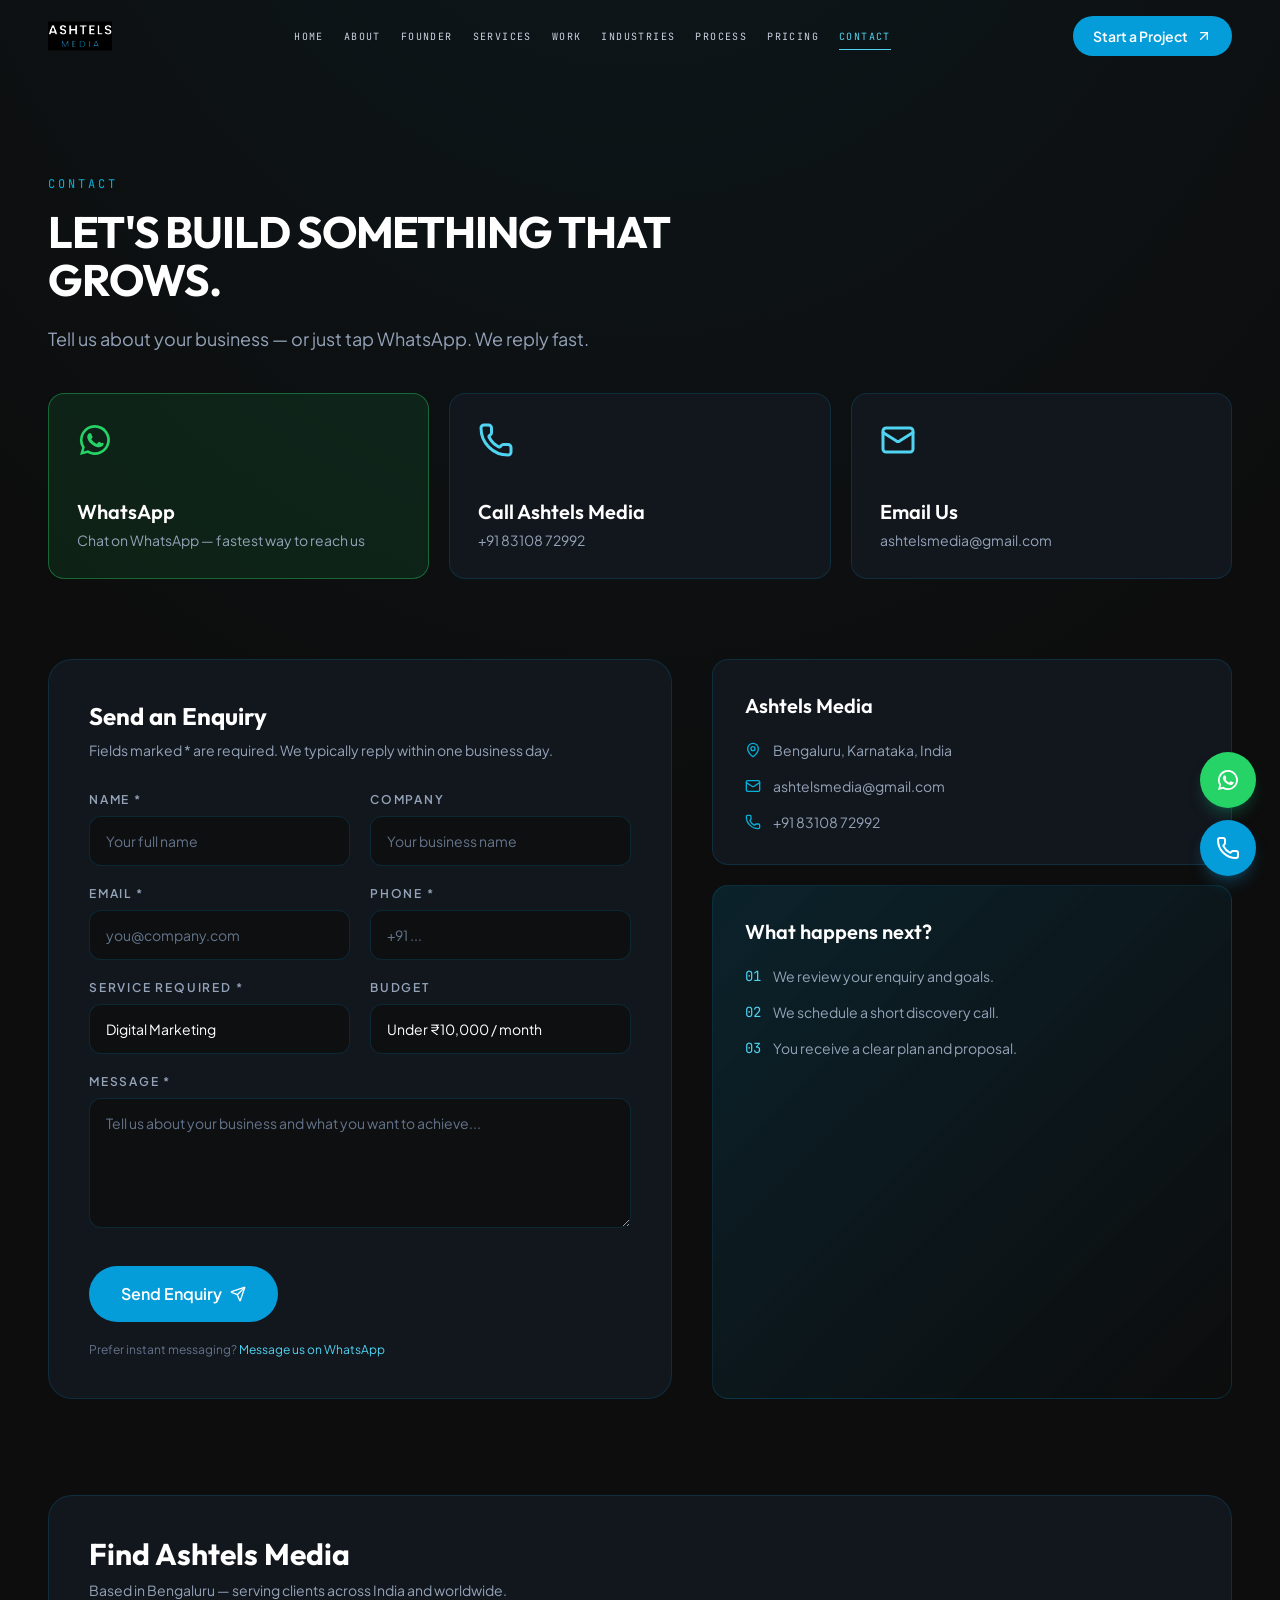
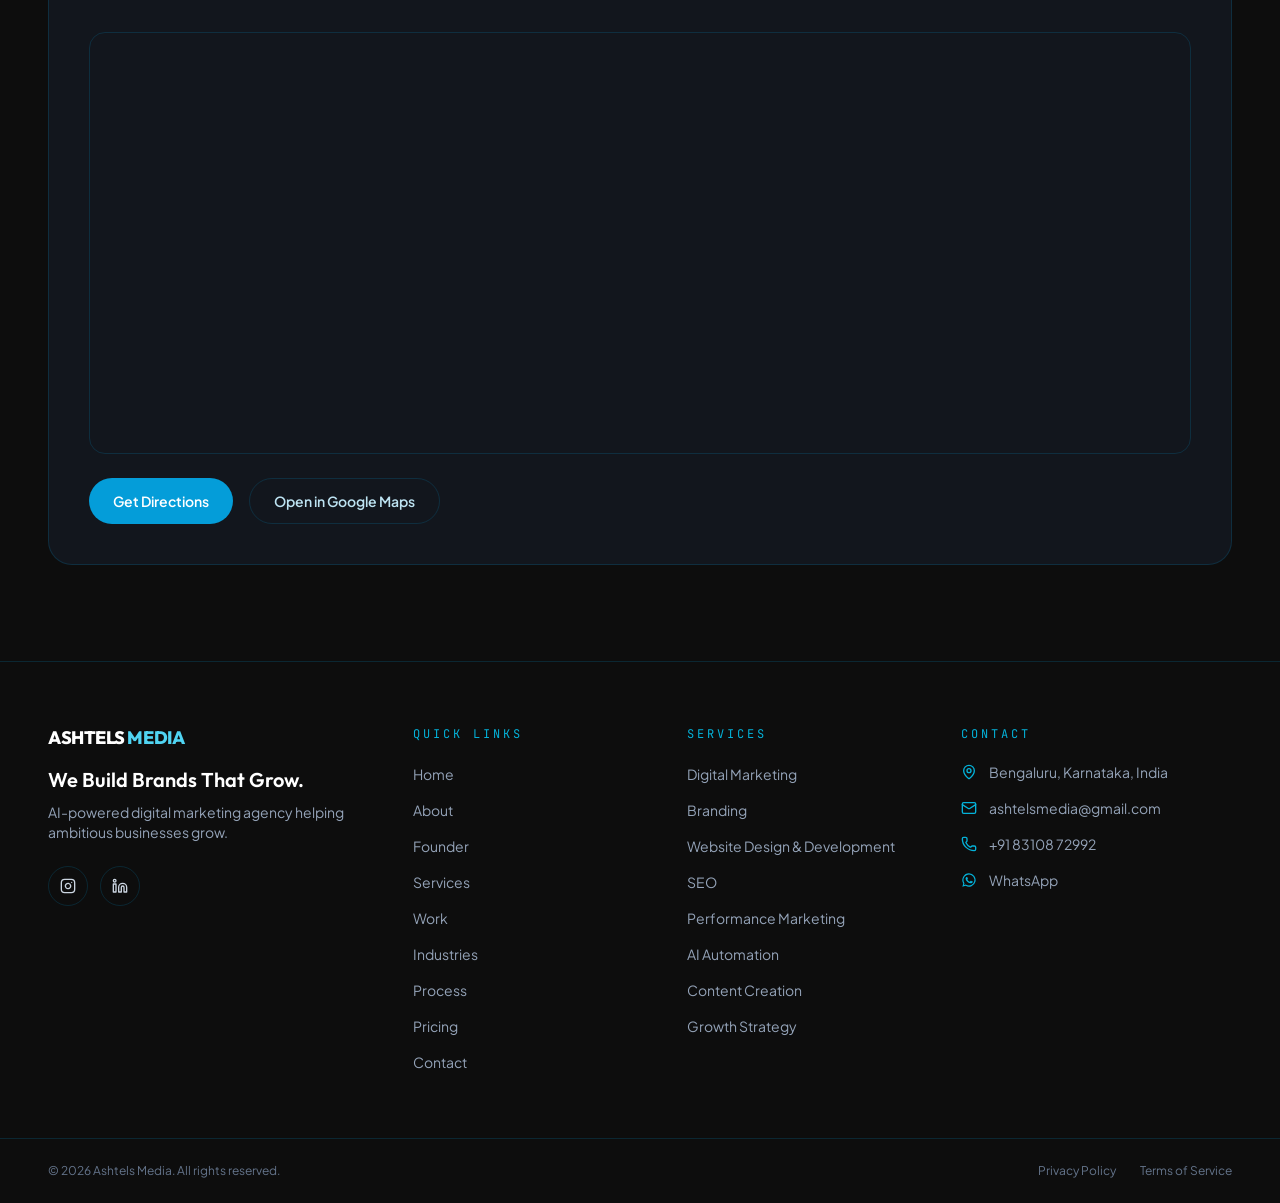
<file: contact/index.html>
<!doctype html>
<html lang="en">
  <head>
    <meta charset="utf-8" />
    <meta name="viewport" content="width=device-width, initial-scale=1, viewport-fit=cover" />
    <title>Contact Us | Ashtels Media — Start Your Project</title>
    <meta
      name="description"
      content="Contact Ashtels Media in Bengaluru — WhatsApp, call or email us, or send an enquiry to start your digital marketing, branding, website, SEO or AI automation project."
    />
    <meta name="theme-color" content="#0D0D0D" />
    <link rel="icon" type="image/svg+xml" href="../favicon.svg" />
    <link rel="canonical" href="https://www.ashtelsmedia.com/contact/" />
    <meta property="og:type" content="website" />
    <meta property="og:site_name" content="Ashtels Media" />
    <meta property="og:title" content="Contact Us | Ashtels Media — Start Your Project" />
    <meta
      property="og:description"
      content="Contact Ashtels Media in Bengaluru — WhatsApp, call or email us, or send an enquiry to start your digital marketing, branding, website, SEO or AI automation project."
    />
    <meta property="og:url" content="https://www.ashtelsmedia.com/contact/" />
    <meta property="og:locale" content="en_IN" />
    <meta name="twitter:card" content="summary_large_image" />
    <meta name="twitter:title" content="Contact Us | Ashtels Media — Start Your Project" />
    <meta
      name="twitter:description"
      content="Contact Ashtels Media in Bengaluru — WhatsApp, call or email us, or send an enquiry to start your digital marketing, branding, website, SEO or AI automation project."
    />
    <link rel="preconnect" href="https://fonts.googleapis.com" />
    <link rel="preconnect" href="https://fonts.gstatic.com" crossorigin />
    <link
      href="https://fonts.googleapis.com/css2?family=Outfit:wght@400;500;600;700;800;900&family=Plus+Jakarta+Sans:wght@400;500;600;700&family=JetBrains+Mono:wght@400;500&display=swap"
      rel="stylesheet"
    />
    <link rel="stylesheet" href="../assets/css/style.css" />
    <script>
      document.documentElement.classList.add("js");
    </script>
  </head>
  <body>
    <div id="root">
      <header id="site-header" class="fixed top-0 inset-x-0 z-50 transition-all duration-300 bg-transparent border-b border-transparent">
        <div class="container-x flex h-16 md:h-[72px] items-center justify-between">
         <a
  class="flex items-center gap-2.5 group"
  aria-label="Ashtels Media — Home"
  href="../index.html"
>
  <img
    src="../assets/img/ashtels-logo.svg"
    alt="Ashtels Media"
    class="h-16 w-auto object-contain transition-transform duration-300 group-hover:scale-105"
  />
</a>
          <nav class="hidden lg:flex items-center gap-5" aria-label="Primary">
            <a
              class="relative font-mono text-[10px] uppercase tracking-[0.14em] transition-colors duration-200 hover:text-brand-bright text-slate-300"
              href="../index.html"
              >Home</a
            ><a
              class="relative font-mono text-[10px] uppercase tracking-[0.14em] transition-colors duration-200 hover:text-brand-bright text-slate-300"
              href="../about/index.html"
              >About</a
            ><a
              class="relative font-mono text-[10px] uppercase tracking-[0.14em] transition-colors duration-200 hover:text-brand-bright text-slate-300"
              href="../founder/index.html"
              >Founder</a
            ><a
              class="relative font-mono text-[10px] uppercase tracking-[0.14em] transition-colors duration-200 hover:text-brand-bright text-slate-300"
              href="../services/index.html"
              >Services</a
            ><a
              class="relative font-mono text-[10px] uppercase tracking-[0.14em] transition-colors duration-200 hover:text-brand-bright text-slate-300"
              href="../work/index.html"
              >Work</a
            ><a
              class="relative font-mono text-[10px] uppercase tracking-[0.14em] transition-colors duration-200 hover:text-brand-bright text-slate-300"
              href="../industries/index.html"
              >Industries</a
            ><a
              class="relative font-mono text-[10px] uppercase tracking-[0.14em] transition-colors duration-200 hover:text-brand-bright text-slate-300"
              href="../process/index.html"
              >Process</a
            ><a
              class="relative font-mono text-[10px] uppercase tracking-[0.14em] transition-colors duration-200 hover:text-brand-bright text-slate-300"
              href="../pricing/index.html"
              >Pricing</a
            ><a
              aria-current="page"
              class="relative font-mono text-[10px] uppercase tracking-[0.14em] transition-colors duration-200 hover:text-brand-bright text-brand-bright"
              href="../contact/index.html"
              >Contact<span class="absolute -bottom-1.5 left-0 h-px w-full bg-brand-bright"></span
            ></a>
          </nav>
          <div class="hidden lg:block">
            <a
              class="group inline-flex items-center gap-2 rounded-full bg-brand-blue px-5 py-2.5 text-sm font-semibold text-white transition-all duration-200 hover:bg-brand-cyan hover:shadow-[0_0_24px_rgba(4,178,217,0.4)] active:scale-95"
              href="../contact/index.html"
              >Start a Project<svg
                xmlns="http://www.w3.org/2000/svg"
                width="24"
                height="24"
                viewBox="0 0 24 24"
                fill="none"
                stroke="currentColor"
                stroke-width="2"
                stroke-linecap="round"
                stroke-linejoin="round"
                class="lucide lucide-arrow-up-right h-4 w-4 transition-transform duration-200 group-hover:translate-x-0.5 group-hover:-translate-y-0.5"
                aria-hidden="true"
              >
                <path d="M7 7h10v10"></path>
                <path d="M7 17 17 7"></path></svg
            ></a>
          </div>
          <button
            type="button"
            id="menu-toggle"
            class="lg:hidden inline-flex h-11 w-11 items-center justify-center rounded-full border border-brand-line text-white"
            aria-label="Open menu"
            aria-expanded="false"
          >
            <svg
              xmlns="http://www.w3.org/2000/svg"
              width="24"
              height="24"
              viewBox="0 0 24 24"
              fill="none"
              stroke="currentColor"
              stroke-width="2"
              stroke-linecap="round"
              stroke-linejoin="round"
              class="lucide lucide-menu h-5 w-5"
              aria-hidden="true"
            >
              <path d="M4 12h16"></path>
              <path d="M4 18h16"></path>
              <path d="M4 6h16"></path>
            </svg>
          </button>
        </div>
        <div id="mobile-menu" class="lg:hidden glass border-t border-brand-line" hidden>
          <nav class="container-x flex flex-col py-6" aria-label="Mobile">
            <a href="../index.html" class="block border-b border-brand-line/60 py-4 font-display text-2xl font-semibold tracking-tight text-white"
              >Home</a
            >
            <a href="../about/index.html" class="block border-b border-brand-line/60 py-4 font-display text-2xl font-semibold tracking-tight text-white"
              >About</a
            >
            <a
              href="../founder/index.html"
              class="block border-b border-brand-line/60 py-4 font-display text-2xl font-semibold tracking-tight text-white"
              >Founder</a
            >
            <a
              href="../services/index.html"
              class="block border-b border-brand-line/60 py-4 font-display text-2xl font-semibold tracking-tight text-white"
              >Services</a
            >
            <a href="../work/index.html" class="block border-b border-brand-line/60 py-4 font-display text-2xl font-semibold tracking-tight text-white"
              >Work</a
            >
            <a
              href="../industries/index.html"
              class="block border-b border-brand-line/60 py-4 font-display text-2xl font-semibold tracking-tight text-white"
              >Industries</a
            >
            <a
              href="../process/index.html"
              class="block border-b border-brand-line/60 py-4 font-display text-2xl font-semibold tracking-tight text-white"
              >Process</a
            >
            <a
              href="../pricing/index.html"
              class="block border-b border-brand-line/60 py-4 font-display text-2xl font-semibold tracking-tight text-white"
              >Pricing</a
            >
            <a
              href="../contact/index.html"
              class="block border-b border-brand-line/60 py-4 font-display text-2xl font-semibold tracking-tight text-brand-bright"
              >Contact</a
            >
            <div class="pt-6">
              <a
                href="../contact/index.html"
                class="flex w-full items-center justify-center gap-2 rounded-full bg-brand-blue px-6 py-4 text-base font-semibold text-white"
                >Start a Project
                <svg
                  xmlns="http://www.w3.org/2000/svg"
                  width="24"
                  height="24"
                  viewBox="0 0 24 24"
                  fill="none"
                  stroke="currentColor"
                  stroke-width="2"
                  stroke-linecap="round"
                  stroke-linejoin="round"
                  class="lucide lucide-arrow-up-right h-4 w-4 transition-transform duration-200 group-hover:translate-x-0.5 group-hover:-translate-y-0.5"
                  aria-hidden="true"
                >
                  <path d="M7 7h10v10"></path>
                  <path d="M7 17 17 7"></path></svg
              ></a>
            </div>
          </nav>
        </div>
      </header>
      <main class="app-main">
        <div data-reveal>
          <section class="container-x pb-10 pt-36 sm:pt-44">
            <div class="max-w-3xl" data-reveal>
              <p class="font-mono text-xs uppercase tracking-[0.25em] text-brand-cyan">Contact</p>
              <h2 class="mt-4 font-display text-3xl font-bold tracking-tight text-white sm:text-4xl lg:text-[2.75rem] lg:leading-[1.1]">
                LET'S BUILD SOMETHING THAT GROWS.
              </h2>
              <p class="mt-5 text-base leading-relaxed text-slate-400 sm:text-lg">
                Tell us about your business — or just tap WhatsApp. We reply fast.
              </p>
            </div>
          </section>
          <section class="container-x pb-16 sm:pb-20">
            <div class="grid gap-5 sm:grid-cols-3">
              <div data-reveal>
                <a
                  href="https://wa.me/918310872992?text=Hi%20Ashtels%20Media%2C%20I%27d%20like%20to%20grow%20my%20brand!"
                  target="_blank"
                  rel="noopener noreferrer"
                  class="group flex h-full flex-col justify-between rounded-2xl border border-[#25D366]/40 bg-[#25D366]/10 p-7 transition-all duration-300 hover:-translate-y-1 hover:bg-[#25D366] hover:shadow-[0_20px_50px_rgba(37,211,102,0.25)]"
                  ><svg
                    viewBox="0 0 24 24"
                    class="h-9 w-9 text-[#25D366] transition-colors group-hover:text-white"
                    fill="currentColor"
                    aria-hidden="true"
                  >
                    <path
                      d="M12 2a10 10 0 0 0-8.6 15.1L2 22l5-1.3A10 10 0 1 0 12 2Zm0 18.2c-1.5 0-3-.4-4.3-1.2l-.3-.2-3 .8.8-2.9-.2-.3A8.2 8.2 0 1 1 12 20.2Zm4.6-6.1c-.3-.1-1.5-.7-1.7-.8-.2-.1-.4-.1-.6.1l-.8 1c-.1.2-.3.2-.5.1a6.7 6.7 0 0 1-3.3-2.9c-.3-.4 0-.5.2-.8l.4-.5c.1-.2.1-.4 0-.5l-.8-1.9c-.2-.5-.4-.4-.6-.4h-.5c-.2 0-.5.1-.7.3-.7.7-1 1.7-.8 2.7.3 1.5 1.2 2.9 2.5 4a8.7 8.7 0 0 0 4.2 2.3c1 .2 2 .1 2.9-.4.5-.3.9-.8 1.1-1.4l.2-.7c-.1-.2-.3-.3-.6-.4Z"
                    ></path>
                  </svg>
                  <div class="mt-10">
                    <p class="font-display text-xl font-semibold text-white group-hover:text-white">WhatsApp</p>
                    <p class="mt-1 text-sm text-slate-400 group-hover:text-white/80">Chat on WhatsApp — fastest way to reach us</p>
                  </div></a
                >
              </div>
              <div data-reveal>
                <a
                  href="tel:+918310872992"
                  class="group flex h-full flex-col justify-between rounded-2xl border border-brand-line bg-brand-card p-7 transition-all duration-300 hover:-translate-y-1 hover:border-brand-bright/60"
                  ><svg
                    xmlns="http://www.w3.org/2000/svg"
                    width="24"
                    height="24"
                    viewBox="0 0 24 24"
                    fill="none"
                    stroke="currentColor"
                    stroke-width="2"
                    stroke-linecap="round"
                    stroke-linejoin="round"
                    class="lucide lucide-phone h-9 w-9 text-brand-bright"
                    aria-hidden="true"
                  >
                    <path
                      d="M13.832 16.568a1 1 0 0 0 1.213-.303l.355-.465A2 2 0 0 1 17 15h3a2 2 0 0 1 2 2v3a2 2 0 0 1-2 2A18 18 0 0 1 2 4a2 2 0 0 1 2-2h3a2 2 0 0 1 2 2v3a2 2 0 0 1-.8 1.6l-.468.351a1 1 0 0 0-.292 1.233 14 14 0 0 0 6.392 6.384"
                    ></path>
                  </svg>
                  <div class="mt-10">
                    <p class="font-display text-xl font-semibold text-white">Call Ashtels Media</p>
                    <p class="mt-1 text-sm text-slate-400">+91 83108 72992</p>
                  </div></a
                >
              </div>
              <div data-reveal>
                <a
                  href="mailto:ashtelsmedia@gmail.com"
                  class="group flex h-full flex-col justify-between rounded-2xl border border-brand-line bg-brand-card p-7 transition-all duration-300 hover:-translate-y-1 hover:border-brand-bright/60"
                  ><svg
                    xmlns="http://www.w3.org/2000/svg"
                    width="24"
                    height="24"
                    viewBox="0 0 24 24"
                    fill="none"
                    stroke="currentColor"
                    stroke-width="2"
                    stroke-linecap="round"
                    stroke-linejoin="round"
                    class="lucide lucide-mail h-9 w-9 text-brand-bright"
                    aria-hidden="true"
                  >
                    <path d="m22 7-8.991 5.727a2 2 0 0 1-2.009 0L2 7"></path>
                    <rect x="2" y="4" width="20" height="16" rx="2"></rect>
                  </svg>
                  <div class="mt-10">
                    <p class="font-display text-xl font-semibold text-white">Email Us</p>
                    <p class="mt-1 break-all text-sm text-slate-400">ashtelsmedia@gmail.com</p>
                  </div></a
                >
              </div>
            </div>
          </section>
          <section class="container-x pb-20 sm:pb-24">
            <div class="grid gap-10 lg:grid-cols-[1.2fr_1fr]">
              <div data-reveal>
                <div class="rounded-3xl border border-brand-line bg-brand-card p-8 sm:p-10">
                  <div id="enquiry-success" class="flex min-h-[420px] flex-col items-center justify-center text-center" hidden>
                    <svg
                      xmlns="http://www.w3.org/2000/svg"
                      width="24"
                      height="24"
                      viewBox="0 0 24 24"
                      fill="none"
                      stroke="currentColor"
                      stroke-width="2"
                      stroke-linecap="round"
                      stroke-linejoin="round"
                      class="h-16 w-16 text-emerald-400"
                    >
                      <path d="M21.801 10A10 10 0 1 1 17 3.335"></path>
                      <path d="m9 11 3 3L22 4"></path>
                    </svg>
                    <h2 class="mt-6 font-display text-2xl font-bold text-white sm:text-3xl">Almost done! Press send in WhatsApp.</h2>
                    <p class="mt-4 max-w-md text-sm leading-relaxed text-slate-400 sm:text-base">
                      Your reference is <span id="enquiry-ref" class="font-mono text-brand-bright"></span>. The Ashtels Media team will
                      contact you within 24 hours. For anything urgent, WhatsApp is the fastest way to reach us.
                    </p>
                    <a
                      href="https://wa.me/918310872992"
                      target="_blank"
                      rel="noopener noreferrer"
                      class="mt-8 inline-flex items-center gap-2 rounded-full bg-[#25D366] px-6 py-3 text-sm font-semibold text-white transition-transform duration-200 hover:scale-105 active:scale-95"
                      >Chat on WhatsApp instead</a
                    >
                  </div>
                  <form id="enquiry-form">
                    <h2 class="font-display text-2xl font-bold text-white">Send an Enquiry</h2>
                    <p class="mt-2 text-sm text-slate-400">Fields marked * are required. We typically reply within one business day.</p>
                    <div class="mt-8 grid gap-5 sm:grid-cols-2">
                      <div>
                        <label for="cf-name" class="mb-2 block text-xs font-semibold uppercase tracking-[0.15em] text-slate-400"
                          >Name *</label
                        ><input
                          id="cf-name"
                          required=""
                          class="w-full rounded-xl border border-brand-line bg-brand-ink/70 px-4 py-3.5 text-sm text-white placeholder:text-slate-500 transition-colors focus:border-brand-bright focus:outline-none"
                          placeholder="Your full name"
                          value=""
                        />
                      </div>
                      <div>
                        <label for="cf-company" class="mb-2 block text-xs font-semibold uppercase tracking-[0.15em] text-slate-400"
                          >Company</label
                        ><input
                          id="cf-company"
                          class="w-full rounded-xl border border-brand-line bg-brand-ink/70 px-4 py-3.5 text-sm text-white placeholder:text-slate-500 transition-colors focus:border-brand-bright focus:outline-none"
                          placeholder="Your business name"
                          value=""
                        />
                      </div>
                      <div>
                        <label for="cf-email" class="mb-2 block text-xs font-semibold uppercase tracking-[0.15em] text-slate-400"
                          >Email *</label
                        ><input
                          id="cf-email"
                          required=""
                          class="w-full rounded-xl border border-brand-line bg-brand-ink/70 px-4 py-3.5 text-sm text-white placeholder:text-slate-500 transition-colors focus:border-brand-bright focus:outline-none"
                          placeholder="you@company.com"
                          type="email"
                          value=""
                        />
                      </div>
                      <div>
                        <label for="cf-phone" class="mb-2 block text-xs font-semibold uppercase tracking-[0.15em] text-slate-400"
                          >Phone *</label
                        ><input
                          id="cf-phone"
                          required=""
                          class="w-full rounded-xl border border-brand-line bg-brand-ink/70 px-4 py-3.5 text-sm text-white placeholder:text-slate-500 transition-colors focus:border-brand-bright focus:outline-none"
                          placeholder="+91 ..."
                          type="tel"
                          value=""
                        />
                      </div>
                      <div>
                        <label for="cf-service" class="mb-2 block text-xs font-semibold uppercase tracking-[0.15em] text-slate-400"
                          >Service Required *</label
                        ><select
                          id="cf-service"
                          required=""
                          class="w-full rounded-xl border border-brand-line bg-brand-ink/70 px-4 py-3.5 text-sm text-white placeholder:text-slate-500 transition-colors focus:border-brand-bright focus:outline-none appearance-none"
                        >
                          <option value="" disabled="">Select a service</option>
                          <option value="Digital Marketing" class="bg-brand-ink">Digital Marketing</option>
                          <option value="Branding" class="bg-brand-ink">Branding</option>
                          <option value="Website Design &amp; Development" class="bg-brand-ink">Website Design &amp; Development</option>
                          <option value="SEO" class="bg-brand-ink">SEO</option>
                          <option value="Performance Marketing" class="bg-brand-ink">Performance Marketing</option>
                          <option value="AI Automation" class="bg-brand-ink">AI Automation</option>
                          <option value="Content Creation" class="bg-brand-ink">Content Creation</option>
                          <option value="Growth Strategy" class="bg-brand-ink">Growth Strategy</option>
                          <option value="Other" class="bg-brand-ink">Other</option>
                        </select>
                      </div>
                      <div>
                        <label for="cf-budget" class="mb-2 block text-xs font-semibold uppercase tracking-[0.15em] text-slate-400"
                          >Budget</label
                        ><select
                          id="cf-budget"
                          class="w-full rounded-xl border border-brand-line bg-brand-ink/70 px-4 py-3.5 text-sm text-white placeholder:text-slate-500 transition-colors focus:border-brand-bright focus:outline-none appearance-none"
                        >
                          <option value="" disabled="">Select a range</option>
                          <option value="Under ₹10,000 / month" class="bg-brand-ink">Under ₹10,000 / month</option>
                          <option value="₹10,000 – ₹30,000 / month" class="bg-brand-ink">₹10,000 – ₹30,000 / month</option>
                          <option value="₹30,000 – ₹75,000 / month" class="bg-brand-ink">₹30,000 – ₹75,000 / month</option>
                          <option value="₹75,000+ / month" class="bg-brand-ink">₹75,000+ / month</option>
                          <option value="One-time project" class="bg-brand-ink">One-time project</option>
                          <option value="Not sure yet" class="bg-brand-ink">Not sure yet</option>
                        </select>
                      </div>
                      <div class="sm:col-span-2">
                        <label for="cf-message" class="mb-2 block text-xs font-semibold uppercase tracking-[0.15em] text-slate-400"
                          >Message *</label
                        ><textarea
                          id="cf-message"
                          required=""
                          rows="5"
                          class="w-full rounded-xl border border-brand-line bg-brand-ink/70 px-4 py-3.5 text-sm text-white placeholder:text-slate-500 transition-colors focus:border-brand-bright focus:outline-none"
                          placeholder="Tell us about your business and what you want to achieve..."
                        ></textarea>
                      </div>
                    </div>
                    <button
                      type="submit"
                      class="mt-8 inline-flex w-full items-center justify-center gap-2 rounded-full bg-brand-blue px-8 py-4 text-base font-semibold text-white transition-all duration-200 hover:bg-brand-cyan hover:shadow-[0_0_36px_rgba(4,178,217,0.45)] active:scale-95 disabled:cursor-not-allowed disabled:opacity-60 sm:w-auto"
                    >
                      Send Enquiry
                      <svg
                        xmlns="http://www.w3.org/2000/svg"
                        width="24"
                        height="24"
                        viewBox="0 0 24 24"
                        fill="none"
                        stroke="currentColor"
                        stroke-width="2"
                        stroke-linecap="round"
                        stroke-linejoin="round"
                        class="lucide lucide-send h-4 w-4"
                        aria-hidden="true"
                      >
                        <path
                          d="M14.536 21.686a.5.5 0 0 0 .937-.024l6.5-19a.496.496 0 0 0-.635-.635l-19 6.5a.5.5 0 0 0-.024.937l7.93 3.18a2 2 0 0 1 1.112 1.11z"
                        ></path>
                        <path d="m21.854 2.147-10.94 10.939"></path>
                      </svg>
                    </button>
                    <p class="mt-5 text-xs text-slate-500">
                      Prefer instant messaging?
                      <a
                        href="https://wa.me/918310872992?text=Hi%20Ashtels%20Media%2C%20I%27d%20like%20to%20grow%20my%20brand!"
                        target="_blank"
                        rel="noopener noreferrer"
                        class="text-brand-bright hover:underline"
                        >Message us on WhatsApp</a
                      >
                    </p>
                  </form>
                </div>
              </div>
              <div data-reveal>
                <div class="flex h-full flex-col gap-5">
                  <div class="rounded-2xl border border-brand-line bg-brand-card p-8">
                    <h3 class="font-display text-xl font-semibold text-white">Ashtels Media</h3>
                    <ul class="mt-5 space-y-4 text-sm text-slate-400">
                      <li class="flex items-start gap-3">
                        <svg
                          xmlns="http://www.w3.org/2000/svg"
                          width="24"
                          height="24"
                          viewBox="0 0 24 24"
                          fill="none"
                          stroke="currentColor"
                          stroke-width="2"
                          stroke-linecap="round"
                          stroke-linejoin="round"
                          class="lucide lucide-map-pin mt-0.5 h-4 w-4 shrink-0 text-brand-cyan"
                          aria-hidden="true"
                        >
                          <path
                            d="M20 10c0 4.993-5.539 10.193-7.399 11.799a1 1 0 0 1-1.202 0C9.539 20.193 4 14.993 4 10a8 8 0 0 1 16 0"
                          ></path>
                          <circle cx="12" cy="10" r="3"></circle></svg
                        ><span>Bengaluru, Karnataka, India</span>
                      </li>
                      <li class="flex items-start gap-3">
                        <svg
                          xmlns="http://www.w3.org/2000/svg"
                          width="24"
                          height="24"
                          viewBox="0 0 24 24"
                          fill="none"
                          stroke="currentColor"
                          stroke-width="2"
                          stroke-linecap="round"
                          stroke-linejoin="round"
                          class="lucide lucide-mail mt-0.5 h-4 w-4 shrink-0 text-brand-cyan"
                          aria-hidden="true"
                        >
                          <path d="m22 7-8.991 5.727a2 2 0 0 1-2.009 0L2 7"></path>
                          <rect x="2" y="4" width="20" height="16" rx="2"></rect></svg
                        ><a href="mailto:ashtelsmedia@gmail.com" class="break-all hover:text-brand-bright">ashtelsmedia@gmail.com</a>
                      </li>
                      <li class="flex items-start gap-3">
                        <svg
                          xmlns="http://www.w3.org/2000/svg"
                          width="24"
                          height="24"
                          viewBox="0 0 24 24"
                          fill="none"
                          stroke="currentColor"
                          stroke-width="2"
                          stroke-linecap="round"
                          stroke-linejoin="round"
                          class="lucide lucide-phone mt-0.5 h-4 w-4 shrink-0 text-brand-cyan"
                          aria-hidden="true"
                        >
                          <path
                            d="M13.832 16.568a1 1 0 0 0 1.213-.303l.355-.465A2 2 0 0 1 17 15h3a2 2 0 0 1 2 2v3a2 2 0 0 1-2 2A18 18 0 0 1 2 4a2 2 0 0 1 2-2h3a2 2 0 0 1 2 2v3a2 2 0 0 1-.8 1.6l-.468.351a1 1 0 0 0-.292 1.233 14 14 0 0 0 6.392 6.384"
                          ></path></svg
                        ><a href="tel:+918310872992" class="hover:text-brand-bright">+91 83108 72992</a>
                      </li>
                    </ul>
                  </div>
                  <div class="flex-1 rounded-2xl border border-brand-line bg-gradient-to-br from-brand-blue/15 to-brand-ink p-8">
                    <h3 class="font-display text-xl font-semibold text-white">What happens next?</h3>
                    <ol class="mt-5 space-y-4 text-sm text-slate-400">
                      <li class="flex gap-3"><span class="font-mono text-brand-bright">01</span> We review your enquiry and goals.</li>
                      <li class="flex gap-3"><span class="font-mono text-brand-bright">02</span> We schedule a short discovery call.</li>
                      <li class="flex gap-3"><span class="font-mono text-brand-bright">03</span> You receive a clear plan and proposal.</li>
                    </ol>
                  </div>
                </div>
              </div>
            </div>
          </section>
          <section class="container-x pb-20 sm:pb-24">
            <div data-reveal>
              <div class="rounded-3xl border border-brand-line bg-brand-card p-8 sm:p-10">
                <h2 class="font-display text-2xl font-bold text-white sm:text-3xl">Find Ashtels Media</h2>
                <p class="mt-2 text-sm text-slate-400">Based in Bengaluru — serving clients across India and worldwide.</p>
                <div class="mt-8 overflow-hidden rounded-2xl border border-brand-line">
                  <iframe
                    title="Ashtels Media location — Bengaluru, Karnataka, India"
                    src="https://www.google.com/maps?q=Bengaluru%2C%20Karnataka%2C%20India&amp;z=12&amp;output=embed"
                    width="100%"
                    height="420"
                    loading="lazy"
                    referrerpolicy="no-referrer-when-downgrade"
                    allowfullscreen=""
                    class="block w-full grayscale-[0.4] invert-[0.92] hue-rotate-180 contrast-[0.9]"
                  ></iframe>
                </div>
                <div class="mt-6 flex flex-wrap gap-4">
                  <a
                    href="https://www.google.com/maps/dir/?api=1&amp;destination=Bengaluru%2C%20Karnataka%2C%20India"
                    target="_blank"
                    rel="noopener noreferrer"
                    class="inline-flex items-center gap-2 rounded-full bg-brand-blue px-6 py-3 text-sm font-semibold text-white transition-all duration-200 hover:bg-brand-cyan active:scale-95"
                    >Get Directions</a
                  ><a
                    href="https://www.google.com/maps/search/?api=1&amp;query=Bengaluru%2C%20Karnataka%2C%20India"
                    target="_blank"
                    rel="noopener noreferrer"
                    class="inline-flex items-center gap-2 rounded-full border border-brand-line px-6 py-3 text-sm font-semibold text-brand-light transition-all duration-200 hover:border-brand-bright hover:text-brand-bright active:scale-95"
                    >Open in Google Maps</a
                  >
                </div>
              </div>
            </div>
          </section>
        </div>
      </main>
      <footer class="relative border-t border-brand-line bg-brand-ink">
        <div class="container-x grid gap-12 py-16 md:grid-cols-2 lg:grid-cols-[1.4fr_1fr_1fr_1.2fr]">
          <div>
            <a href="../index.html"
   class="font-display font-extrabold tracking-tight text-lg leading-none text-white"
   aria-label="Ashtels Media — Home">
  ASHTELS <span class="text-brand-bright">MEDIA</span>
</a>
            <p class="mt-4 font-display text-xl font-semibold text-white">We Build Brands That Grow.</p>
            <p class="mt-2 max-w-xs text-sm text-slate-400">AI-powered digital marketing agency helping ambitious businesses grow.</p>
            <div class="mt-6 flex gap-3">
              <a
                href="https://www.instagram.com/ashtelsmedia"
                target="_blank"
                rel="noopener noreferrer"
                aria-label="Ashtels Media on Instagram"
                class="inline-flex h-10 w-10 items-center justify-center rounded-full border border-brand-line text-slate-300 transition-all duration-200 hover:border-brand-bright hover:text-brand-bright"
                ><svg
                  xmlns="http://www.w3.org/2000/svg"
                  width="24"
                  height="24"
                  viewBox="0 0 24 24"
                  fill="none"
                  stroke="currentColor"
                  stroke-width="2"
                  stroke-linecap="round"
                  stroke-linejoin="round"
                  class="lucide lucide-instagram h-4 w-4"
                  aria-hidden="true"
                >
                  <rect width="20" height="20" x="2" y="2" rx="5" ry="5"></rect>
                  <path d="M16 11.37A4 4 0 1 1 12.63 8 4 4 0 0 1 16 11.37z"></path>
                  <line x1="17.5" x2="17.51" y1="6.5" y2="6.5"></line></svg></a
              ><a
                href="https://www.linkedin.com/company/ashtelsmedia"
                target="_blank"
                rel="noopener noreferrer"
                aria-label="Ashtels Media on LinkedIn"
                class="inline-flex h-10 w-10 items-center justify-center rounded-full border border-brand-line text-slate-300 transition-all duration-200 hover:border-brand-bright hover:text-brand-bright"
                ><svg
                  xmlns="http://www.w3.org/2000/svg"
                  width="24"
                  height="24"
                  viewBox="0 0 24 24"
                  fill="none"
                  stroke="currentColor"
                  stroke-width="2"
                  stroke-linecap="round"
                  stroke-linejoin="round"
                  class="lucide lucide-linkedin h-4 w-4"
                  aria-hidden="true"
                >
                  <path d="M16 8a6 6 0 0 1 6 6v7h-4v-7a2 2 0 0 0-2-2 2 2 0 0 0-2 2v7h-4v-7a6 6 0 0 1 6-6z"></path>
                  <rect width="4" height="12" x="2" y="9"></rect>
                  <circle cx="4" cy="4" r="2"></circle></svg
              ></a>
            </div>
          </div>
          <nav aria-label="Quick links">
            <h3 class="font-mono text-xs uppercase tracking-[0.25em] text-brand-cyan">Quick Links</h3>
            <ul class="mt-5 space-y-3">
              <li><a class="text-sm text-slate-400 transition-colors hover:text-brand-bright" href="../index.html">Home</a></li>
              <li><a class="text-sm text-slate-400 transition-colors hover:text-brand-bright" href="../about/index.html">About</a></li>
              <li><a class="text-sm text-slate-400 transition-colors hover:text-brand-bright" href="../founder/index.html">Founder</a></li>
              <li><a class="text-sm text-slate-400 transition-colors hover:text-brand-bright" href="../services/index.html">Services</a></li>
              <li><a class="text-sm text-slate-400 transition-colors hover:text-brand-bright" href="../work/index.html">Work</a></li>
              <li><a class="text-sm text-slate-400 transition-colors hover:text-brand-bright" href="../industries/index.html">Industries</a></li>
              <li><a class="text-sm text-slate-400 transition-colors hover:text-brand-bright" href="../process/index.html">Process</a></li>
              <li><a class="text-sm text-slate-400 transition-colors hover:text-brand-bright" href="../pricing/index.html">Pricing</a></li>
              <li><a class="text-sm text-slate-400 transition-colors hover:text-brand-bright" href="../contact/index.html">Contact</a></li>
            </ul>
          </nav>
          <nav aria-label="Services">
            <h3 class="font-mono text-xs uppercase tracking-[0.25em] text-brand-cyan">Services</h3>
            <ul class="mt-5 space-y-3">
              <li>
                <a class="text-sm text-slate-400 transition-colors hover:text-brand-bright" href="../services/index.html#digital-marketing"
                  >Digital Marketing</a
                >
              </li>
              <li><a class="text-sm text-slate-400 transition-colors hover:text-brand-bright" href="../services/index.html#branding">Branding</a></li>
              <li>
                <a class="text-sm text-slate-400 transition-colors hover:text-brand-bright" href="../services/index.html#web"
                  >Website Design &amp; Development</a
                >
              </li>
              <li><a class="text-sm text-slate-400 transition-colors hover:text-brand-bright" href="../services/index.html#seo">SEO</a></li>
              <li>
                <a class="text-sm text-slate-400 transition-colors hover:text-brand-bright" href="../services/index.html#performance-marketing"
                  >Performance Marketing</a
                >
              </li>
              <li>
                <a class="text-sm text-slate-400 transition-colors hover:text-brand-bright" href="../services/index.html#ai-automation"
                  >AI Automation</a
                >
              </li>
              <li>
                <a class="text-sm text-slate-400 transition-colors hover:text-brand-bright" href="../services/index.html#content-creation"
                  >Content Creation</a
                >
              </li>
              <li>
                <a class="text-sm text-slate-400 transition-colors hover:text-brand-bright" href="../services/index.html#growth-strategy"
                  >Growth Strategy</a
                >
              </li>
            </ul>
          </nav>
          <div>
            <h3 class="font-mono text-xs uppercase tracking-[0.25em] text-brand-cyan">Contact</h3>
            <ul class="mt-5 space-y-4 text-sm text-slate-400">
              <li class="flex items-start gap-3">
                <svg
                  xmlns="http://www.w3.org/2000/svg"
                  width="24"
                  height="24"
                  viewBox="0 0 24 24"
                  fill="none"
                  stroke="currentColor"
                  stroke-width="2"
                  stroke-linecap="round"
                  stroke-linejoin="round"
                  class="lucide lucide-map-pin mt-0.5 h-4 w-4 shrink-0 text-brand-cyan"
                  aria-hidden="true"
                >
                  <path d="M20 10c0 4.993-5.539 10.193-7.399 11.799a1 1 0 0 1-1.202 0C9.539 20.193 4 14.993 4 10a8 8 0 0 1 16 0"></path>
                  <circle cx="12" cy="10" r="3"></circle></svg
                ><span>Bengaluru, Karnataka, India</span>
              </li>
              <li>
                <a href="mailto:ashtelsmedia@gmail.com" class="flex items-center gap-3 transition-colors hover:text-brand-bright"
                  ><svg
                    xmlns="http://www.w3.org/2000/svg"
                    width="24"
                    height="24"
                    viewBox="0 0 24 24"
                    fill="none"
                    stroke="currentColor"
                    stroke-width="2"
                    stroke-linecap="round"
                    stroke-linejoin="round"
                    class="lucide lucide-mail h-4 w-4 shrink-0 text-brand-cyan"
                    aria-hidden="true"
                  >
                    <path d="m22 7-8.991 5.727a2 2 0 0 1-2.009 0L2 7"></path>
                    <rect x="2" y="4" width="20" height="16" rx="2"></rect></svg
                  >ashtelsmedia@gmail.com</a
                >
              </li>
              <li>
                <a href="tel:+918310872992" class="flex items-center gap-3 transition-colors hover:text-brand-bright"
                  ><svg
                    xmlns="http://www.w3.org/2000/svg"
                    width="24"
                    height="24"
                    viewBox="0 0 24 24"
                    fill="none"
                    stroke="currentColor"
                    stroke-width="2"
                    stroke-linecap="round"
                    stroke-linejoin="round"
                    class="lucide lucide-phone h-4 w-4 shrink-0 text-brand-cyan"
                    aria-hidden="true"
                  >
                    <path
                      d="M13.832 16.568a1 1 0 0 0 1.213-.303l.355-.465A2 2 0 0 1 17 15h3a2 2 0 0 1 2 2v3a2 2 0 0 1-2 2A18 18 0 0 1 2 4a2 2 0 0 1 2-2h3a2 2 0 0 1 2 2v3a2 2 0 0 1-.8 1.6l-.468.351a1 1 0 0 0-.292 1.233 14 14 0 0 0 6.392 6.384"
                    ></path></svg
                  >+91 83108 72992</a
                >
              </li>
              <li>
                <a
                  href="https://wa.me/918310872992?text=Hi%20Ashtels%20Media%2C%20I%27d%20like%20to%20grow%20my%20brand!"
                  target="_blank"
                  rel="noopener noreferrer"
                  class="flex items-center gap-3 transition-colors hover:text-brand-bright"
                  ><svg viewBox="0 0 24 24" class="h-4 w-4 shrink-0 text-brand-cyan" fill="currentColor" aria-hidden="true">
                    <path
                      d="M12 2a10 10 0 0 0-8.6 15.1L2 22l5-1.3A10 10 0 1 0 12 2Zm0 18.2c-1.5 0-3-.4-4.3-1.2l-.3-.2-3 .8.8-2.9-.2-.3A8.2 8.2 0 1 1 12 20.2Zm4.6-6.1c-.3-.1-1.5-.7-1.7-.8-.2-.1-.4-.1-.6.1l-.8 1c-.1.2-.3.2-.5.1a6.7 6.7 0 0 1-3.3-2.9c-.3-.4 0-.5.2-.8l.4-.5c.1-.2.1-.4 0-.5l-.8-1.9c-.2-.5-.4-.4-.6-.4h-.5c-.2 0-.5.1-.7.3-.7.7-1 1.7-.8 2.7.3 1.5 1.2 2.9 2.5 4a8.7 8.7 0 0 0 4.2 2.3c1 .2 2 .1 2.9-.4.5-.3.9-.8 1.1-1.4l.2-.7c-.1-.2-.3-.3-.6-.4Z"
                    ></path></svg
                  >WhatsApp</a
                >
              </li>
            </ul>
          </div>
        </div>
        <div class="border-t border-brand-line">
          <div class="container-x flex flex-col items-center justify-between gap-3 py-6 sm:flex-row">
            <p class="text-xs text-slate-500">© 2026 Ashtels Media. All rights reserved.</p>
            <div class="flex gap-6 text-xs text-slate-500">
              <a class="transition-colors hover:text-brand-bright" href="../privacy/index.html">Privacy Policy</a
              ><a class="transition-colors hover:text-brand-bright" href="../terms/index.html">Terms of Service</a>
            </div>
          </div>
        </div>
      </footer>
      <div class="fixed bottom-5 right-5 z-40 flex flex-col items-end gap-3 sm:bottom-6 sm:right-6" data-reveal>
        <a
          href="https://wa.me/918310872992?text=Hi%20Ashtels%20Media%2C%20I%27d%20like%20to%20grow%20my%20brand!"
          target="_blank"
          rel="noopener noreferrer"
          aria-label="Chat with Ashtels Media on WhatsApp"
          class="anim-pulse-ring group flex h-13 w-13 items-center justify-center rounded-full bg-[#25D366] p-3.5 text-white shadow-lg shadow-emerald-500/25 transition-transform duration-200 hover:scale-110 active:scale-95 sm:h-14 sm:w-14"
          ><svg viewBox="0 0 24 24" class="h-6 w-6" fill="currentColor" aria-hidden="true">
            <path
              d="M12 2a10 10 0 0 0-8.6 15.1L2 22l5-1.3A10 10 0 1 0 12 2Zm0 18.2c-1.5 0-3-.4-4.3-1.2l-.3-.2-3 .8.8-2.9-.2-.3A8.2 8.2 0 1 1 12 20.2Zm4.6-6.1c-.3-.1-1.5-.7-1.7-.8-.2-.1-.4-.1-.6.1l-.8 1c-.1.2-.3.2-.5.1a6.7 6.7 0 0 1-3.3-2.9c-.3-.4 0-.5.2-.8l.4-.5c.1-.2.1-.4 0-.5l-.8-1.9c-.2-.5-.4-.4-.6-.4h-.5c-.2 0-.5.1-.7.3-.7.7-1 1.7-.8 2.7.3 1.5 1.2 2.9 2.5 4a8.7 8.7 0 0 0 4.2 2.3c1 .2 2 .1 2.9-.4.5-.3.9-.8 1.1-1.4l.2-.7c-.1-.2-.3-.3-.6-.4Z"
            ></path></svg
          ><span
            class="pointer-events-none absolute right-full mr-3 hidden whitespace-nowrap rounded-lg bg-brand-card px-3 py-2 text-xs text-white opacity-0 shadow-lg transition-opacity duration-200 group-hover:opacity-100 sm:block"
            >Chat on WhatsApp</span
          ></a
        ><a
          href="tel:+918310872992"
          aria-label="Call Ashtels Media at +91 83108 72992"
          class="group relative flex h-13 w-13 items-center justify-center rounded-full bg-brand-blue p-3.5 text-white shadow-lg shadow-sky-500/25 transition-transform duration-200 hover:scale-110 active:scale-95 sm:h-14 sm:w-14"
          ><svg
            xmlns="http://www.w3.org/2000/svg"
            width="24"
            height="24"
            viewBox="0 0 24 24"
            fill="none"
            stroke="currentColor"
            stroke-width="2"
            stroke-linecap="round"
            stroke-linejoin="round"
            class="lucide lucide-phone h-6 w-6"
            aria-hidden="true"
          >
            <path
              d="M13.832 16.568a1 1 0 0 0 1.213-.303l.355-.465A2 2 0 0 1 17 15h3a2 2 0 0 1 2 2v3a2 2 0 0 1-2 2A18 18 0 0 1 2 4a2 2 0 0 1 2-2h3a2 2 0 0 1 2 2v3a2 2 0 0 1-.8 1.6l-.468.351a1 1 0 0 0-.292 1.233 14 14 0 0 0 6.392 6.384"
            ></path></svg
          ><span
            class="pointer-events-none absolute right-full mr-3 hidden whitespace-nowrap rounded-lg bg-brand-card px-3 py-2 text-xs text-white opacity-0 shadow-lg transition-opacity duration-200 group-hover:opacity-100 sm:block"
            >Call Ashtels Media</span
          ></a
        >
      </div>
    </div>
    <script src="../assets/js/main.js" defer></script>
  </body>
</html>
</file>
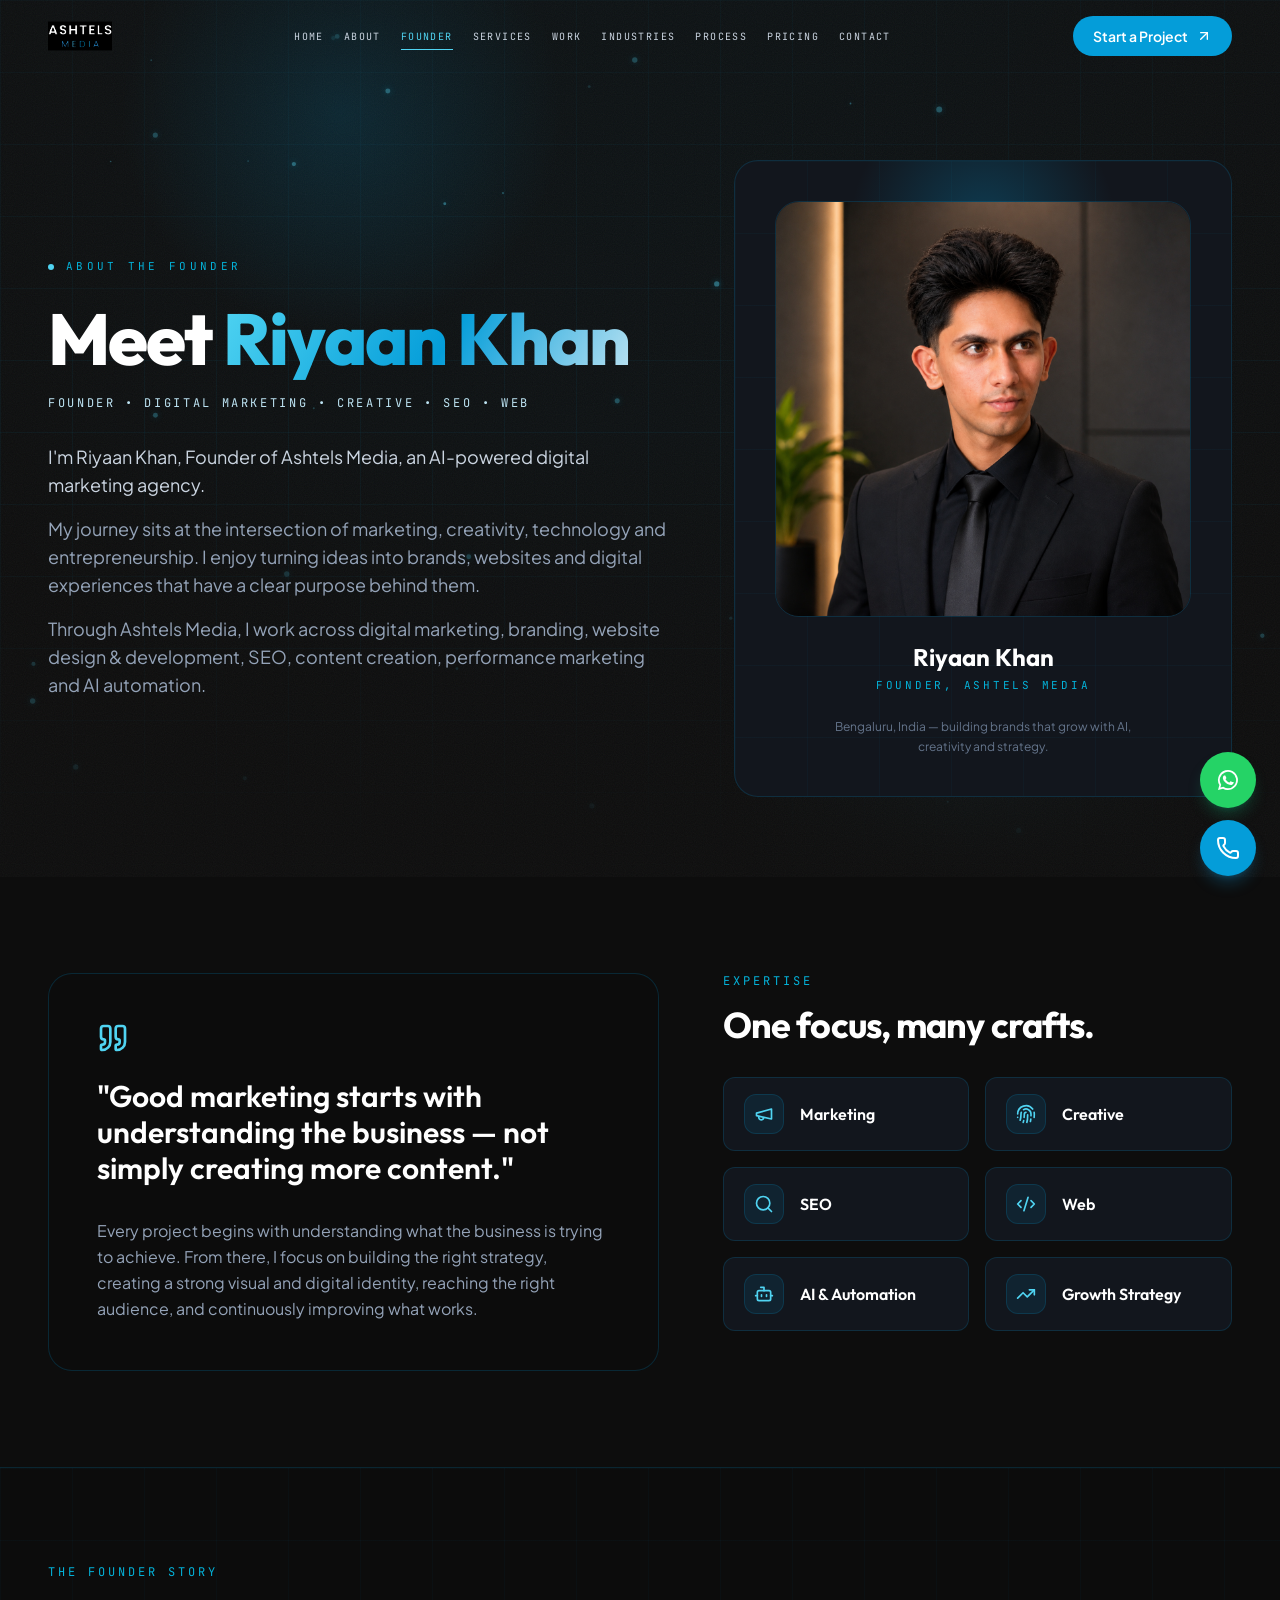
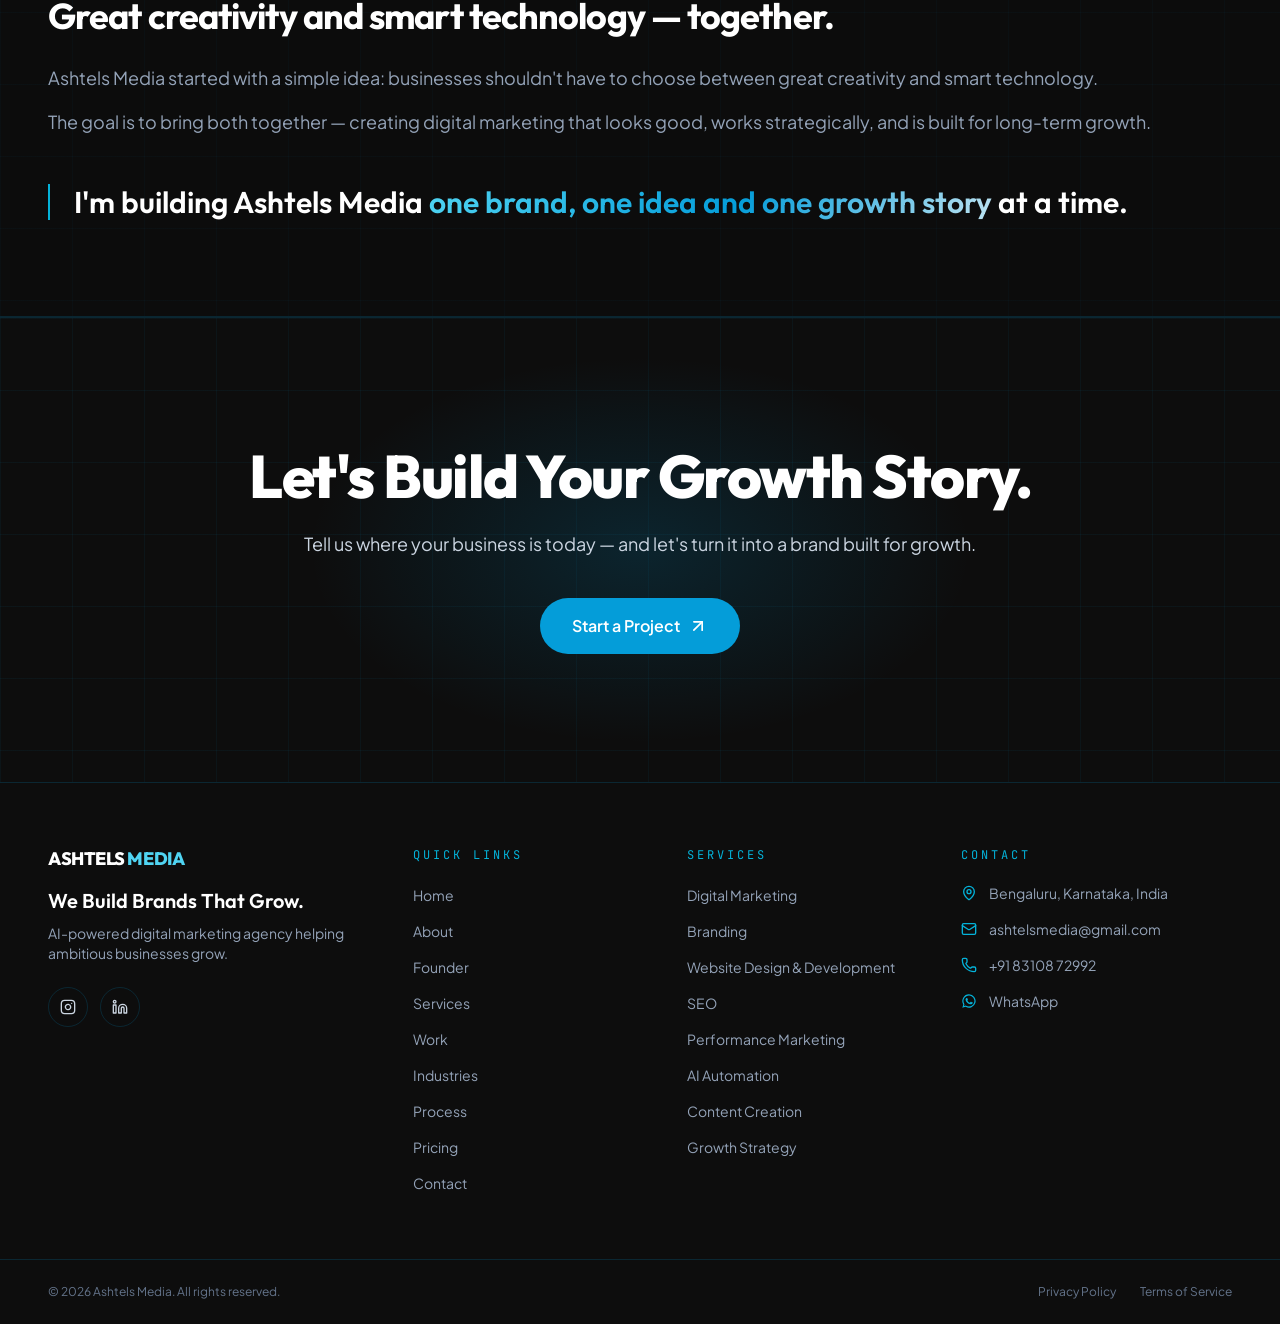
<file: founder/index.html>
<!doctype html>
<html lang="en">
  <head>
    <meta charset="utf-8" />
    <meta name="viewport" content="width=device-width, initial-scale=1, viewport-fit=cover" />
    <title>Meet Riyaan Khan | Founder of Ashtels Media</title>
    <meta
      name="description"
      content="Riyaan Khan is the Founder of Ashtels Media, an AI-powered digital marketing agency in Bengaluru — working across marketing, creative, SEO, web, AI automation and growth strategy."
    />
    <meta name="theme-color" content="#0D0D0D" />
    <link rel="icon" type="image/svg+xml" href="../favicon.svg" />
    <link rel="canonical" href="https://www.ashtelsmedia.com/founder/" />
    <meta property="og:type" content="website" />
    <meta property="og:site_name" content="Ashtels Media" />
    <meta property="og:title" content="Meet Riyaan Khan | Founder of Ashtels Media" />
    <meta
      property="og:description"
      content="Riyaan Khan is the Founder of Ashtels Media, an AI-powered digital marketing agency in Bengaluru — working across marketing, creative, SEO, web, AI automation and growth strategy."
    />
    <meta property="og:url" content="https://www.ashtelsmedia.com/founder/" />
    <meta property="og:locale" content="en_IN" />
    <meta name="twitter:card" content="summary_large_image" />
    <meta name="twitter:title" content="Meet Riyaan Khan | Founder of Ashtels Media" />
    <meta
      name="twitter:description"
      content="Riyaan Khan is the Founder of Ashtels Media, an AI-powered digital marketing agency in Bengaluru — working across marketing, creative, SEO, web, AI automation and growth strategy."
    />
    <link rel="preconnect" href="https://fonts.googleapis.com" />
    <link rel="preconnect" href="https://fonts.gstatic.com" crossorigin />
    <link
      href="https://fonts.googleapis.com/css2?family=Outfit:wght@400;500;600;700;800;900&family=Plus+Jakarta+Sans:wght@400;500;600;700&family=JetBrains+Mono:wght@400;500&display=swap"
      rel="stylesheet"
    />
    <link rel="stylesheet" href="../assets/css/style.css" />
    <script>
      document.documentElement.classList.add("js");
    </script>
  </head>
  <body>
    <div id="root">
      <header id="site-header" class="fixed top-0 inset-x-0 z-50 transition-all duration-300 bg-transparent border-b border-transparent">
        <div class="container-x flex h-16 md:h-[72px] items-center justify-between">
          <a
  class="flex items-center gap-2.5 group"
  aria-label="Ashtels Media — Home"
  href="../index.html"
>
  <img
    src="../assets/img/ashtels-logo.svg"
    alt="Ashtels Media"
    class="h-16 w-auto object-contain transition-transform duration-300 group-hover:scale-105"
  />
</a>
          <nav class="hidden lg:flex items-center gap-5" aria-label="Primary">
            <a
              class="relative font-mono text-[10px] uppercase tracking-[0.14em] transition-colors duration-200 hover:text-brand-bright text-slate-300"
              href="../index.html"
              >Home</a
            ><a
              class="relative font-mono text-[10px] uppercase tracking-[0.14em] transition-colors duration-200 hover:text-brand-bright text-slate-300"
              href="../about/index.html"
              >About</a
            ><a
              aria-current="page"
              class="relative font-mono text-[10px] uppercase tracking-[0.14em] transition-colors duration-200 hover:text-brand-bright text-brand-bright"
              href="../founder/index.html"
              >Founder<span class="absolute -bottom-1.5 left-0 h-px w-full bg-brand-bright"></span></a
            ><a
              class="relative font-mono text-[10px] uppercase tracking-[0.14em] transition-colors duration-200 hover:text-brand-bright text-slate-300"
              href="../services/index.html"
              >Services</a
            ><a
              class="relative font-mono text-[10px] uppercase tracking-[0.14em] transition-colors duration-200 hover:text-brand-bright text-slate-300"
              href="../work/index.html"
              >Work</a
            ><a
              class="relative font-mono text-[10px] uppercase tracking-[0.14em] transition-colors duration-200 hover:text-brand-bright text-slate-300"
              href="../industries/index.html"
              >Industries</a
            ><a
              class="relative font-mono text-[10px] uppercase tracking-[0.14em] transition-colors duration-200 hover:text-brand-bright text-slate-300"
              href="../process/index.html"
              >Process</a
            ><a
              class="relative font-mono text-[10px] uppercase tracking-[0.14em] transition-colors duration-200 hover:text-brand-bright text-slate-300"
              href="../pricing/index.html"
              >Pricing</a
            ><a
              class="relative font-mono text-[10px] uppercase tracking-[0.14em] transition-colors duration-200 hover:text-brand-bright text-slate-300"
              href="../contact/index.html"
              >Contact</a
            >
          </nav>
          <div class="hidden lg:block">
            <a
              class="group inline-flex items-center gap-2 rounded-full bg-brand-blue px-5 py-2.5 text-sm font-semibold text-white transition-all duration-200 hover:bg-brand-cyan hover:shadow-[0_0_24px_rgba(4,178,217,0.4)] active:scale-95"
              href="../contact/index.html"
              >Start a Project<svg
                xmlns="http://www.w3.org/2000/svg"
                width="24"
                height="24"
                viewBox="0 0 24 24"
                fill="none"
                stroke="currentColor"
                stroke-width="2"
                stroke-linecap="round"
                stroke-linejoin="round"
                class="lucide lucide-arrow-up-right h-4 w-4 transition-transform duration-200 group-hover:translate-x-0.5 group-hover:-translate-y-0.5"
                aria-hidden="true"
              >
                <path d="M7 7h10v10"></path>
                <path d="M7 17 17 7"></path></svg
            ></a>
          </div>
          <button
            type="button"
            id="menu-toggle"
            class="lg:hidden inline-flex h-11 w-11 items-center justify-center rounded-full border border-brand-line text-white"
            aria-label="Open menu"
            aria-expanded="false"
          >
            <svg
              xmlns="http://www.w3.org/2000/svg"
              width="24"
              height="24"
              viewBox="0 0 24 24"
              fill="none"
              stroke="currentColor"
              stroke-width="2"
              stroke-linecap="round"
              stroke-linejoin="round"
              class="lucide lucide-menu h-5 w-5"
              aria-hidden="true"
            >
              <path d="M4 12h16"></path>
              <path d="M4 18h16"></path>
              <path d="M4 6h16"></path>
            </svg>
          </button>
        </div>
        <div id="mobile-menu" class="lg:hidden glass border-t border-brand-line" hidden>
          <nav class="container-x flex flex-col py-6" aria-label="Mobile">
            <a href="../index.html" class="block border-b border-brand-line/60 py-4 font-display text-2xl font-semibold tracking-tight text-white"
              >Home</a
            >
            <a href="../about/index.html" class="block border-b border-brand-line/60 py-4 font-display text-2xl font-semibold tracking-tight text-white"
              >About</a
            >
            <a
              href="../founder/index.html"
              class="block border-b border-brand-line/60 py-4 font-display text-2xl font-semibold tracking-tight text-brand-bright"
              >Founder</a
            >
            <a
              href="../services/index.html"
              class="block border-b border-brand-line/60 py-4 font-display text-2xl font-semibold tracking-tight text-white"
              >Services</a
            >
            <a href="../work/index.html" class="block border-b border-brand-line/60 py-4 font-display text-2xl font-semibold tracking-tight text-white"
              >Work</a
            >
            <a
              href="../industries/index.html"
              class="block border-b border-brand-line/60 py-4 font-display text-2xl font-semibold tracking-tight text-white"
              >Industries</a
            >
            <a
              href="../process/index.html"
              class="block border-b border-brand-line/60 py-4 font-display text-2xl font-semibold tracking-tight text-white"
              >Process</a
            >
            <a
              href="../pricing/index.html"
              class="block border-b border-brand-line/60 py-4 font-display text-2xl font-semibold tracking-tight text-white"
              >Pricing</a
            >
            <a
              href="../contact/index.html"
              class="block border-b border-brand-line/60 py-4 font-display text-2xl font-semibold tracking-tight text-white"
              >Contact</a
            >
            <div class="pt-6">
              <a
                href="../contact/index.html"
                class="flex w-full items-center justify-center gap-2 rounded-full bg-brand-blue px-6 py-4 text-base font-semibold text-white"
                >Start a Project
                <svg
                  xmlns="http://www.w3.org/2000/svg"
                  width="24"
                  height="24"
                  viewBox="0 0 24 24"
                  fill="none"
                  stroke="currentColor"
                  stroke-width="2"
                  stroke-linecap="round"
                  stroke-linejoin="round"
                  class="lucide lucide-arrow-up-right h-4 w-4 transition-transform duration-200 group-hover:translate-x-0.5 group-hover:-translate-y-0.5"
                  aria-hidden="true"
                >
                  <path d="M7 7h10v10"></path>
                  <path d="M7 17 17 7"></path></svg
              ></a>
            </div>
          </nav>
        </div>
      </header>
      <main class="app-main">
        <div data-reveal>
          <section class="relative overflow-hidden">
            <div class="absolute inset-0 overflow-hidden grain" aria-hidden="true">
              <div class="absolute inset-0 bg-grid anim-grid-pan"></div>
              <div
                class="absolute -top-32 left-[8%] h-[480px] w-[480px] rounded-full anim-glow"
                style="background: radial-gradient(circle, rgba(4, 157, 217, 0.22) 0%, transparent 65%)"
              ></div>
              <div
                class="absolute bottom-[-20%] right-[4%] h-[520px] w-[520px] rounded-full anim-glow"
                style="background: radial-gradient(circle, rgba(80, 212, 242, 0.13) 0%, transparent 65%); animation-delay: -7s"
              ></div>
              <canvas data-particles class="absolute inset-0 h-full w-full" aria-hidden="true" width="1440" height="862"></canvas>
              <div class="absolute inset-0 bg-gradient-to-b from-brand-ink/40 via-transparent to-brand-ink"></div>
            </div>
            <div class="container-x relative z-10 grid items-center gap-12 pb-20 pt-36 lg:grid-cols-[1.25fr_1fr] lg:gap-16 sm:pt-40">
              <div>
                <p class="flex items-center gap-3 font-mono text-[11px] uppercase tracking-[0.3em] text-brand-cyan" data-reveal>
                  <span class="h-1.5 w-1.5 rounded-full bg-brand-bright"></span>About the Founder
                </p>
                <h1 class="mt-7 font-display text-5xl font-extrabold tracking-tight text-white sm:text-6xl lg:text-7xl" data-reveal>
                  Meet <span class="text-gradient">Riyaan Khan</span>
                </h1>
                <p class="mt-5 font-mono text-[11px] uppercase tracking-[0.22em] text-brand-light sm:text-xs" data-reveal>
                  Founder • Digital Marketing • Creative • SEO • Web
                </p>
                <div class="mt-8 space-y-4 text-base leading-relaxed text-slate-300 sm:text-lg" data-reveal>
                  <p>I'm Riyaan Khan, Founder of Ashtels Media, an AI-powered digital marketing agency.</p>
                  <p class="text-slate-400">
                    My journey sits at the intersection of marketing, creativity, technology and entrepreneurship. I enjoy turning ideas
                    into brands, websites and digital experiences that have a clear purpose behind them.
                  </p>
                  <p class="text-slate-400">
                    Through Ashtels Media, I work across digital marketing, branding, website design &amp; development, SEO, content
                    creation, performance marketing and AI automation.
                  </p>
                </div>
              </div>
              <div data-reveal>
                <div class="relative overflow-hidden rounded-3xl border border-brand-line bg-brand-card">
                  <div class="pointer-events-none absolute inset-0 bg-grid opacity-70" aria-hidden="true"></div>
                  <div
                    class="pointer-events-none absolute -top-20 left-1/2 h-72 w-72 -translate-x-1/2 rounded-full"
                    aria-hidden="true"
                    style="background: radial-gradient(circle, rgba(4, 157, 217, 0.28) 0%, transparent 65%)"
                  ></div>
                  <div
                    class="relative flex aspect-[4/5] flex-col items-center justify-center gap-6 p-10 text-center sm:aspect-[4/4.2] lg:aspect-[4/5]"
                  >
                    <img
  src="../assets/img/riyaan-khan.jpg"
  alt="Riyaan Khan — Founder of Ashtels Media"
  class="h-40 w-40 rounded-3xl border border-brand-line object-cover shadow-2xl"
/>
                    <div>
                      <p class="font-display text-2xl font-bold text-white">Riyaan Khan</p>
                      <p class="mt-1 font-mono text-[11px] uppercase tracking-[0.25em] text-brand-cyan">Founder, Ashtels Media</p>
                    </div>
                    <p class="max-w-xs text-xs leading-relaxed text-slate-500">
                      Bengaluru, India — building brands that grow with AI, creativity and strategy.
                    </p>
                  </div>
                </div>
              </div>
            </div>
          </section>
          <section class="container-x py-16 sm:py-24">
            <div class="grid gap-12 lg:grid-cols-[1.2fr_1fr] lg:gap-16">
              <div data-reveal>
                <div class="glass relative rounded-3xl p-8 sm:p-12">
                  <svg
                    xmlns="http://www.w3.org/2000/svg"
                    width="24"
                    height="24"
                    viewBox="0 0 24 24"
                    fill="none"
                    stroke="currentColor"
                    stroke-width="2"
                    stroke-linecap="round"
                    stroke-linejoin="round"
                    class="lucide lucide-quote h-8 w-8 text-brand-bright"
                    aria-hidden="true"
                  >
                    <path
                      d="M16 3a2 2 0 0 0-2 2v6a2 2 0 0 0 2 2 1 1 0 0 1 1 1v1a2 2 0 0 1-2 2 1 1 0 0 0-1 1v2a1 1 0 0 0 1 1 6 6 0 0 0 6-6V5a2 2 0 0 0-2-2z"
                    ></path>
                    <path
                      d="M5 3a2 2 0 0 0-2 2v6a2 2 0 0 0 2 2 1 1 0 0 1 1 1v1a2 2 0 0 1-2 2 1 1 0 0 0-1 1v2a1 1 0 0 0 1 1 6 6 0 0 0 6-6V5a2 2 0 0 0-2-2z"
                    ></path>
                  </svg>
                  <blockquote class="mt-6 font-display text-2xl font-semibold leading-snug text-white sm:text-3xl">
                    "Good marketing starts with understanding the business — not simply creating more content."
                  </blockquote>
                  <p class="mt-8 leading-relaxed text-slate-400">
                    Every project begins with understanding what the business is trying to achieve. From there, I focus on building the
                    right strategy, creating a strong visual and digital identity, reaching the right audience, and continuously improving
                    what works.
                  </p>
                </div>
              </div>
              <div data-reveal>
                <p class="font-mono text-xs uppercase tracking-[0.25em] text-brand-cyan">Expertise</p>
                <h2 class="mt-4 font-display text-3xl font-bold tracking-tight text-white sm:text-4xl">One focus, many crafts.</h2>
                <ul class="mt-8 grid gap-4 sm:grid-cols-2">
                  <li
                    class="group flex items-center gap-4 rounded-xl border border-brand-line bg-brand-card px-5 py-4 transition-all duration-300 hover:-translate-y-1 hover:border-brand-bright/50"
                  >
                    <span
                      class="flex h-10 w-10 shrink-0 items-center justify-center rounded-lg border border-brand-line bg-brand-blue/10 text-brand-bright transition-colors duration-300 group-hover:bg-brand-blue group-hover:text-white"
                      ><svg
                        xmlns="http://www.w3.org/2000/svg"
                        width="24"
                        height="24"
                        viewBox="0 0 24 24"
                        fill="none"
                        stroke="currentColor"
                        stroke-width="2"
                        stroke-linecap="round"
                        stroke-linejoin="round"
                        class="lucide lucide-megaphone h-5 w-5"
                        aria-hidden="true"
                      >
                        <path d="m3 11 18-5v12L3 14v-3z"></path>
                        <path d="M11.6 16.8a3 3 0 1 1-5.8-1.6"></path></svg></span
                    ><span class="font-display text-base font-semibold text-white">Marketing</span>
                  </li>
                  <li
                    class="group flex items-center gap-4 rounded-xl border border-brand-line bg-brand-card px-5 py-4 transition-all duration-300 hover:-translate-y-1 hover:border-brand-bright/50"
                  >
                    <span
                      class="flex h-10 w-10 shrink-0 items-center justify-center rounded-lg border border-brand-line bg-brand-blue/10 text-brand-bright transition-colors duration-300 group-hover:bg-brand-blue group-hover:text-white"
                      ><svg
                        xmlns="http://www.w3.org/2000/svg"
                        width="24"
                        height="24"
                        viewBox="0 0 24 24"
                        fill="none"
                        stroke="currentColor"
                        stroke-width="2"
                        stroke-linecap="round"
                        stroke-linejoin="round"
                        class="lucide lucide-fingerprint h-5 w-5"
                        aria-hidden="true"
                      >
                        <path d="M12 10a2 2 0 0 0-2 2c0 1.02-.1 2.51-.26 4"></path>
                        <path d="M14 13.12c0 2.38 0 6.38-1 8.88"></path>
                        <path d="M17.29 21.02c.12-.6.43-2.3.5-3.02"></path>
                        <path d="M2 12a10 10 0 0 1 18-6"></path>
                        <path d="M2 16h.01"></path>
                        <path d="M21.8 16c.2-2 .131-5.354 0-6"></path>
                        <path d="M5 19.5C5.5 18 6 15 6 12a6 6 0 0 1 .34-2"></path>
                        <path d="M8.65 22c.21-.66.45-1.32.57-2"></path>
                        <path d="M9 6.8a6 6 0 0 1 9 5.2v2"></path></svg></span
                    ><span class="font-display text-base font-semibold text-white">Creative</span>
                  </li>
                  <li
                    class="group flex items-center gap-4 rounded-xl border border-brand-line bg-brand-card px-5 py-4 transition-all duration-300 hover:-translate-y-1 hover:border-brand-bright/50"
                  >
                    <span
                      class="flex h-10 w-10 shrink-0 items-center justify-center rounded-lg border border-brand-line bg-brand-blue/10 text-brand-bright transition-colors duration-300 group-hover:bg-brand-blue group-hover:text-white"
                      ><svg
                        xmlns="http://www.w3.org/2000/svg"
                        width="24"
                        height="24"
                        viewBox="0 0 24 24"
                        fill="none"
                        stroke="currentColor"
                        stroke-width="2"
                        stroke-linecap="round"
                        stroke-linejoin="round"
                        class="lucide lucide-search h-5 w-5"
                        aria-hidden="true"
                      >
                        <path d="m21 21-4.34-4.34"></path>
                        <circle cx="11" cy="11" r="8"></circle></svg></span
                    ><span class="font-display text-base font-semibold text-white">SEO</span>
                  </li>
                  <li
                    class="group flex items-center gap-4 rounded-xl border border-brand-line bg-brand-card px-5 py-4 transition-all duration-300 hover:-translate-y-1 hover:border-brand-bright/50"
                  >
                    <span
                      class="flex h-10 w-10 shrink-0 items-center justify-center rounded-lg border border-brand-line bg-brand-blue/10 text-brand-bright transition-colors duration-300 group-hover:bg-brand-blue group-hover:text-white"
                      ><svg
                        xmlns="http://www.w3.org/2000/svg"
                        width="24"
                        height="24"
                        viewBox="0 0 24 24"
                        fill="none"
                        stroke="currentColor"
                        stroke-width="2"
                        stroke-linecap="round"
                        stroke-linejoin="round"
                        class="lucide lucide-code-xml h-5 w-5"
                        aria-hidden="true"
                      >
                        <path d="m18 16 4-4-4-4"></path>
                        <path d="m6 8-4 4 4 4"></path>
                        <path d="m14.5 4-5 16"></path></svg></span
                    ><span class="font-display text-base font-semibold text-white">Web</span>
                  </li>
                  <li
                    class="group flex items-center gap-4 rounded-xl border border-brand-line bg-brand-card px-5 py-4 transition-all duration-300 hover:-translate-y-1 hover:border-brand-bright/50"
                  >
                    <span
                      class="flex h-10 w-10 shrink-0 items-center justify-center rounded-lg border border-brand-line bg-brand-blue/10 text-brand-bright transition-colors duration-300 group-hover:bg-brand-blue group-hover:text-white"
                      ><svg
                        xmlns="http://www.w3.org/2000/svg"
                        width="24"
                        height="24"
                        viewBox="0 0 24 24"
                        fill="none"
                        stroke="currentColor"
                        stroke-width="2"
                        stroke-linecap="round"
                        stroke-linejoin="round"
                        class="lucide lucide-bot h-5 w-5"
                        aria-hidden="true"
                      >
                        <path d="M12 8V4H8"></path>
                        <rect width="16" height="12" x="4" y="8" rx="2"></rect>
                        <path d="M2 14h2"></path>
                        <path d="M20 14h2"></path>
                        <path d="M15 13v2"></path>
                        <path d="M9 13v2"></path></svg></span
                    ><span class="font-display text-base font-semibold text-white">AI &amp; Automation</span>
                  </li>
                  <li
                    class="group flex items-center gap-4 rounded-xl border border-brand-line bg-brand-card px-5 py-4 transition-all duration-300 hover:-translate-y-1 hover:border-brand-bright/50"
                  >
                    <span
                      class="flex h-10 w-10 shrink-0 items-center justify-center rounded-lg border border-brand-line bg-brand-blue/10 text-brand-bright transition-colors duration-300 group-hover:bg-brand-blue group-hover:text-white"
                      ><svg
                        xmlns="http://www.w3.org/2000/svg"
                        width="24"
                        height="24"
                        viewBox="0 0 24 24"
                        fill="none"
                        stroke="currentColor"
                        stroke-width="2"
                        stroke-linecap="round"
                        stroke-linejoin="round"
                        class="lucide lucide-trending-up h-5 w-5"
                        aria-hidden="true"
                      >
                        <path d="M16 7h6v6"></path>
                        <path d="m22 7-8.5 8.5-5-5L2 17"></path></svg></span
                    ><span class="font-display text-base font-semibold text-white">Growth Strategy</span>
                  </li>
                </ul>
              </div>
            </div>
          </section>
          <section class="relative border-y border-brand-line bg-brand-ink/50 py-16 sm:py-24">
            <div class="pointer-events-none absolute inset-0 bg-grid opacity-60" aria-hidden="true"></div>
            <div class="container-x relative max-w-4xl">
              <div data-reveal>
                <p class="font-mono text-xs uppercase tracking-[0.25em] text-brand-cyan">The Founder Story</p>
                <h2 class="mt-4 font-display text-3xl font-bold tracking-tight text-white sm:text-4xl">
                  Great creativity and smart technology — together.
                </h2>
                <p class="mt-7 leading-relaxed text-slate-400 sm:text-lg">
                  Ashtels Media started with a simple idea: businesses shouldn't have to choose between great creativity and smart
                  technology.
                </p>
                <p class="mt-4 leading-relaxed text-slate-400 sm:text-lg">
                  The goal is to bring both together — creating digital marketing that looks good, works strategically, and is built for
                  long-term growth.
                </p>
              </div>
              <div data-reveal>
                <p class="mt-12 border-l-2 border-brand-cyan pl-6 font-display text-2xl font-semibold leading-snug text-white sm:text-3xl">
                  I'm building Ashtels Media <span class="text-gradient">one brand, one idea and one growth story</span> at a time.
                </p>
              </div>
            </div>
          </section>
          <section class="relative overflow-hidden border-t border-brand-line">
            <div class="absolute inset-0 bg-grid anim-grid-pan" aria-hidden="true"></div>
            <div
              class="absolute left-1/2 top-1/2 h-[420px] w-[720px] -translate-x-1/2 -translate-y-1/2 rounded-full"
              aria-hidden="true"
              style="background: radial-gradient(rgba(4, 157, 217, 0.16) 0%, transparent 65%)"
            ></div>
            <div class="container-x relative py-24 sm:py-32 text-center">
              <div data-reveal>
                <h2 class="mx-auto max-w-4xl font-display text-4xl font-extrabold tracking-tight text-white sm:text-5xl lg:text-6xl">
                  Let's Build Your Growth Story.
                </h2>
              </div>
              <div data-reveal>
                <p class="mx-auto mt-6 max-w-2xl text-base text-slate-300 sm:text-lg">
                  Tell us where your business is today — and let's turn it into a brand built for growth.
                </p>
              </div>
              <div data-reveal>
                <div class="mt-10 flex flex-wrap items-center justify-center gap-4">
                  <a
                    class="group inline-flex items-center gap-2 rounded-full bg-brand-blue px-8 py-4 text-base font-semibold text-white transition-all duration-200 hover:bg-brand-cyan hover:shadow-[0_0_36px_rgba(4,178,217,0.45)] active:scale-95"
                    href="../contact/index.html"
                    >Start a Project<svg
                      xmlns="http://www.w3.org/2000/svg"
                      width="24"
                      height="24"
                      viewBox="0 0 24 24"
                      fill="none"
                      stroke="currentColor"
                      stroke-width="2"
                      stroke-linecap="round"
                      stroke-linejoin="round"
                      class="lucide lucide-arrow-up-right h-5 w-5 transition-transform duration-200 group-hover:translate-x-0.5 group-hover:-translate-y-0.5"
                      aria-hidden="true"
                    >
                      <path d="M7 7h10v10"></path>
                      <path d="M7 17 17 7"></path></svg
                  ></a>
                </div>
              </div>
            </div>
          </section>
        </div>
      </main>
      <footer class="relative border-t border-brand-line bg-brand-ink">
        <div class="container-x grid gap-12 py-16 md:grid-cols-2 lg:grid-cols-[1.4fr_1fr_1fr_1.2fr]">
          <div>
            <a href="../index.html"
   class="font-display font-extrabold tracking-tight text-lg leading-none text-white"
   aria-label="Ashtels Media — Home">
  ASHTELS <span class="text-brand-bright">MEDIA</span>
</a>
            <p class="mt-4 font-display text-xl font-semibold text-white">We Build Brands That Grow.</p>
            <p class="mt-2 max-w-xs text-sm text-slate-400">AI-powered digital marketing agency helping ambitious businesses grow.</p>
            <div class="mt-6 flex gap-3">
              <a
                href="https://www.instagram.com/ashtelsmedia"
                target="_blank"
                rel="noopener noreferrer"
                aria-label="Ashtels Media on Instagram"
                class="inline-flex h-10 w-10 items-center justify-center rounded-full border border-brand-line text-slate-300 transition-all duration-200 hover:border-brand-bright hover:text-brand-bright"
                ><svg
                  xmlns="http://www.w3.org/2000/svg"
                  width="24"
                  height="24"
                  viewBox="0 0 24 24"
                  fill="none"
                  stroke="currentColor"
                  stroke-width="2"
                  stroke-linecap="round"
                  stroke-linejoin="round"
                  class="lucide lucide-instagram h-4 w-4"
                  aria-hidden="true"
                >
                  <rect width="20" height="20" x="2" y="2" rx="5" ry="5"></rect>
                  <path d="M16 11.37A4 4 0 1 1 12.63 8 4 4 0 0 1 16 11.37z"></path>
                  <line x1="17.5" x2="17.51" y1="6.5" y2="6.5"></line></svg></a
              ><a
                href="https://www.linkedin.com/company/ashtelsmedia"
                target="_blank"
                rel="noopener noreferrer"
                aria-label="Ashtels Media on LinkedIn"
                class="inline-flex h-10 w-10 items-center justify-center rounded-full border border-brand-line text-slate-300 transition-all duration-200 hover:border-brand-bright hover:text-brand-bright"
                ><svg
                  xmlns="http://www.w3.org/2000/svg"
                  width="24"
                  height="24"
                  viewBox="0 0 24 24"
                  fill="none"
                  stroke="currentColor"
                  stroke-width="2"
                  stroke-linecap="round"
                  stroke-linejoin="round"
                  class="lucide lucide-linkedin h-4 w-4"
                  aria-hidden="true"
                >
                  <path d="M16 8a6 6 0 0 1 6 6v7h-4v-7a2 2 0 0 0-2-2 2 2 0 0 0-2 2v7h-4v-7a6 6 0 0 1 6-6z"></path>
                  <rect width="4" height="12" x="2" y="9"></rect>
                  <circle cx="4" cy="4" r="2"></circle></svg
              ></a>
            </div>
          </div>
          <nav aria-label="Quick links">
            <h3 class="font-mono text-xs uppercase tracking-[0.25em] text-brand-cyan">Quick Links</h3>
            <ul class="mt-5 space-y-3">
              <li><a class="text-sm text-slate-400 transition-colors hover:text-brand-bright" href="../index.html">Home</a></li>
              <li><a class="text-sm text-slate-400 transition-colors hover:text-brand-bright" href="../about/index.html">About</a></li>
              <li><a class="text-sm text-slate-400 transition-colors hover:text-brand-bright" href="../founder/index.html">Founder</a></li>
              <li><a class="text-sm text-slate-400 transition-colors hover:text-brand-bright" href="../services/index.html">Services</a></li>
              <li><a class="text-sm text-slate-400 transition-colors hover:text-brand-bright" href="../work/index.html">Work</a></li>
              <li><a class="text-sm text-slate-400 transition-colors hover:text-brand-bright" href="../industries/index.html">Industries</a></li>
              <li><a class="text-sm text-slate-400 transition-colors hover:text-brand-bright" href="../process/index.html">Process</a></li>
              <li><a class="text-sm text-slate-400 transition-colors hover:text-brand-bright" href="../pricing/index.html">Pricing</a></li>
              <li><a class="text-sm text-slate-400 transition-colors hover:text-brand-bright" href="../contact/index.html">Contact</a></li>
            </ul>
          </nav>
          <nav aria-label="Services">
            <h3 class="font-mono text-xs uppercase tracking-[0.25em] text-brand-cyan">Services</h3>
            <ul class="mt-5 space-y-3">
              <li>
                <a class="text-sm text-slate-400 transition-colors hover:text-brand-bright" href="../services/index.html#digital-marketing"
                  >Digital Marketing</a
                >
              </li>
              <li><a class="text-sm text-slate-400 transition-colors hover:text-brand-bright" href="../services/index.html#branding">Branding</a></li>
              <li>
                <a class="text-sm text-slate-400 transition-colors hover:text-brand-bright" href="../services/index.html#web"
                  >Website Design &amp; Development</a
                >
              </li>
              <li><a class="text-sm text-slate-400 transition-colors hover:text-brand-bright" href="../services/index.html#seo">SEO</a></li>
              <li>
                <a class="text-sm text-slate-400 transition-colors hover:text-brand-bright" href="../services/index.html#performance-marketing"
                  >Performance Marketing</a
                >
              </li>
              <li>
                <a class="text-sm text-slate-400 transition-colors hover:text-brand-bright" href="../services/index.html#ai-automation"
                  >AI Automation</a
                >
              </li>
              <li>
                <a class="text-sm text-slate-400 transition-colors hover:text-brand-bright" href="../services/index.html#content-creation"
                  >Content Creation</a
                >
              </li>
              <li>
                <a class="text-sm text-slate-400 transition-colors hover:text-brand-bright" href="../services/index.html#growth-strategy"
                  >Growth Strategy</a
                >
              </li>
            </ul>
          </nav>
          <div>
            <h3 class="font-mono text-xs uppercase tracking-[0.25em] text-brand-cyan">Contact</h3>
            <ul class="mt-5 space-y-4 text-sm text-slate-400">
              <li class="flex items-start gap-3">
                <svg
                  xmlns="http://www.w3.org/2000/svg"
                  width="24"
                  height="24"
                  viewBox="0 0 24 24"
                  fill="none"
                  stroke="currentColor"
                  stroke-width="2"
                  stroke-linecap="round"
                  stroke-linejoin="round"
                  class="lucide lucide-map-pin mt-0.5 h-4 w-4 shrink-0 text-brand-cyan"
                  aria-hidden="true"
                >
                  <path d="M20 10c0 4.993-5.539 10.193-7.399 11.799a1 1 0 0 1-1.202 0C9.539 20.193 4 14.993 4 10a8 8 0 0 1 16 0"></path>
                  <circle cx="12" cy="10" r="3"></circle></svg
                ><span>Bengaluru, Karnataka, India</span>
              </li>
              <li>
                <a href="mailto:ashtelsmedia@gmail.com" class="flex items-center gap-3 transition-colors hover:text-brand-bright"
                  ><svg
                    xmlns="http://www.w3.org/2000/svg"
                    width="24"
                    height="24"
                    viewBox="0 0 24 24"
                    fill="none"
                    stroke="currentColor"
                    stroke-width="2"
                    stroke-linecap="round"
                    stroke-linejoin="round"
                    class="lucide lucide-mail h-4 w-4 shrink-0 text-brand-cyan"
                    aria-hidden="true"
                  >
                    <path d="m22 7-8.991 5.727a2 2 0 0 1-2.009 0L2 7"></path>
                    <rect x="2" y="4" width="20" height="16" rx="2"></rect></svg
                  >ashtelsmedia@gmail.com</a
                >
              </li>
              <li>
                <a href="tel:+918310872992" class="flex items-center gap-3 transition-colors hover:text-brand-bright"
                  ><svg
                    xmlns="http://www.w3.org/2000/svg"
                    width="24"
                    height="24"
                    viewBox="0 0 24 24"
                    fill="none"
                    stroke="currentColor"
                    stroke-width="2"
                    stroke-linecap="round"
                    stroke-linejoin="round"
                    class="lucide lucide-phone h-4 w-4 shrink-0 text-brand-cyan"
                    aria-hidden="true"
                  >
                    <path
                      d="M13.832 16.568a1 1 0 0 0 1.213-.303l.355-.465A2 2 0 0 1 17 15h3a2 2 0 0 1 2 2v3a2 2 0 0 1-2 2A18 18 0 0 1 2 4a2 2 0 0 1 2-2h3a2 2 0 0 1 2 2v3a2 2 0 0 1-.8 1.6l-.468.351a1 1 0 0 0-.292 1.233 14 14 0 0 0 6.392 6.384"
                    ></path></svg
                  >+91 83108 72992</a
                >
              </li>
              <li>
                <a
                  href="https://wa.me/918310872992?text=Hi%20Ashtels%20Media%2C%20I%27d%20like%20to%20grow%20my%20brand!"
                  target="_blank"
                  rel="noopener noreferrer"
                  class="flex items-center gap-3 transition-colors hover:text-brand-bright"
                  ><svg viewBox="0 0 24 24" class="h-4 w-4 shrink-0 text-brand-cyan" fill="currentColor" aria-hidden="true">
                    <path
                      d="M12 2a10 10 0 0 0-8.6 15.1L2 22l5-1.3A10 10 0 1 0 12 2Zm0 18.2c-1.5 0-3-.4-4.3-1.2l-.3-.2-3 .8.8-2.9-.2-.3A8.2 8.2 0 1 1 12 20.2Zm4.6-6.1c-.3-.1-1.5-.7-1.7-.8-.2-.1-.4-.1-.6.1l-.8 1c-.1.2-.3.2-.5.1a6.7 6.7 0 0 1-3.3-2.9c-.3-.4 0-.5.2-.8l.4-.5c.1-.2.1-.4 0-.5l-.8-1.9c-.2-.5-.4-.4-.6-.4h-.5c-.2 0-.5.1-.7.3-.7.7-1 1.7-.8 2.7.3 1.5 1.2 2.9 2.5 4a8.7 8.7 0 0 0 4.2 2.3c1 .2 2 .1 2.9-.4.5-.3.9-.8 1.1-1.4l.2-.7c-.1-.2-.3-.3-.6-.4Z"
                    ></path></svg
                  >WhatsApp</a
                >
              </li>
            </ul>
          </div>
        </div>
        <div class="border-t border-brand-line">
          <div class="container-x flex flex-col items-center justify-between gap-3 py-6 sm:flex-row">
            <p class="text-xs text-slate-500">© 2026 Ashtels Media. All rights reserved.</p>
            <div class="flex gap-6 text-xs text-slate-500">
              <a class="transition-colors hover:text-brand-bright" href="../privacy/index.html">Privacy Policy</a
              ><a class="transition-colors hover:text-brand-bright" href="../terms/index.html">Terms of Service</a>
            </div>
          </div>
        </div>
      </footer>
      <div class="fixed bottom-5 right-5 z-40 flex flex-col items-end gap-3 sm:bottom-6 sm:right-6" data-reveal>
        <a
          href="https://wa.me/918310872992?text=Hi%20Ashtels%20Media%2C%20I%27d%20like%20to%20grow%20my%20brand!"
          target="_blank"
          rel="noopener noreferrer"
          aria-label="Chat with Ashtels Media on WhatsApp"
          class="anim-pulse-ring group flex h-13 w-13 items-center justify-center rounded-full bg-[#25D366] p-3.5 text-white shadow-lg shadow-emerald-500/25 transition-transform duration-200 hover:scale-110 active:scale-95 sm:h-14 sm:w-14"
          ><svg viewBox="0 0 24 24" class="h-6 w-6" fill="currentColor" aria-hidden="true">
            <path
              d="M12 2a10 10 0 0 0-8.6 15.1L2 22l5-1.3A10 10 0 1 0 12 2Zm0 18.2c-1.5 0-3-.4-4.3-1.2l-.3-.2-3 .8.8-2.9-.2-.3A8.2 8.2 0 1 1 12 20.2Zm4.6-6.1c-.3-.1-1.5-.7-1.7-.8-.2-.1-.4-.1-.6.1l-.8 1c-.1.2-.3.2-.5.1a6.7 6.7 0 0 1-3.3-2.9c-.3-.4 0-.5.2-.8l.4-.5c.1-.2.1-.4 0-.5l-.8-1.9c-.2-.5-.4-.4-.6-.4h-.5c-.2 0-.5.1-.7.3-.7.7-1 1.7-.8 2.7.3 1.5 1.2 2.9 2.5 4a8.7 8.7 0 0 0 4.2 2.3c1 .2 2 .1 2.9-.4.5-.3.9-.8 1.1-1.4l.2-.7c-.1-.2-.3-.3-.6-.4Z"
            ></path></svg
          ><span
            class="pointer-events-none absolute right-full mr-3 hidden whitespace-nowrap rounded-lg bg-brand-card px-3 py-2 text-xs text-white opacity-0 shadow-lg transition-opacity duration-200 group-hover:opacity-100 sm:block"
            >Chat on WhatsApp</span
          ></a
        ><a
          href="tel:+918310872992"
          aria-label="Call Ashtels Media at +91 83108 72992"
          class="group relative flex h-13 w-13 items-center justify-center rounded-full bg-brand-blue p-3.5 text-white shadow-lg shadow-sky-500/25 transition-transform duration-200 hover:scale-110 active:scale-95 sm:h-14 sm:w-14"
          ><svg
            xmlns="http://www.w3.org/2000/svg"
            width="24"
            height="24"
            viewBox="0 0 24 24"
            fill="none"
            stroke="currentColor"
            stroke-width="2"
            stroke-linecap="round"
            stroke-linejoin="round"
            class="lucide lucide-phone h-6 w-6"
            aria-hidden="true"
          >
            <path
              d="M13.832 16.568a1 1 0 0 0 1.213-.303l.355-.465A2 2 0 0 1 17 15h3a2 2 0 0 1 2 2v3a2 2 0 0 1-2 2A18 18 0 0 1 2 4a2 2 0 0 1 2-2h3a2 2 0 0 1 2 2v3a2 2 0 0 1-.8 1.6l-.468.351a1 1 0 0 0-.292 1.233 14 14 0 0 0 6.392 6.384"
            ></path></svg
          ><span
            class="pointer-events-none absolute right-full mr-3 hidden whitespace-nowrap rounded-lg bg-brand-card px-3 py-2 text-xs text-white opacity-0 shadow-lg transition-opacity duration-200 group-hover:opacity-100 sm:block"
            >Call Ashtels Media</span
          ></a
        >
      </div>
    </div>
    <script src="../assets/js/main.js" defer></script>
  </body>
</html>
</file>
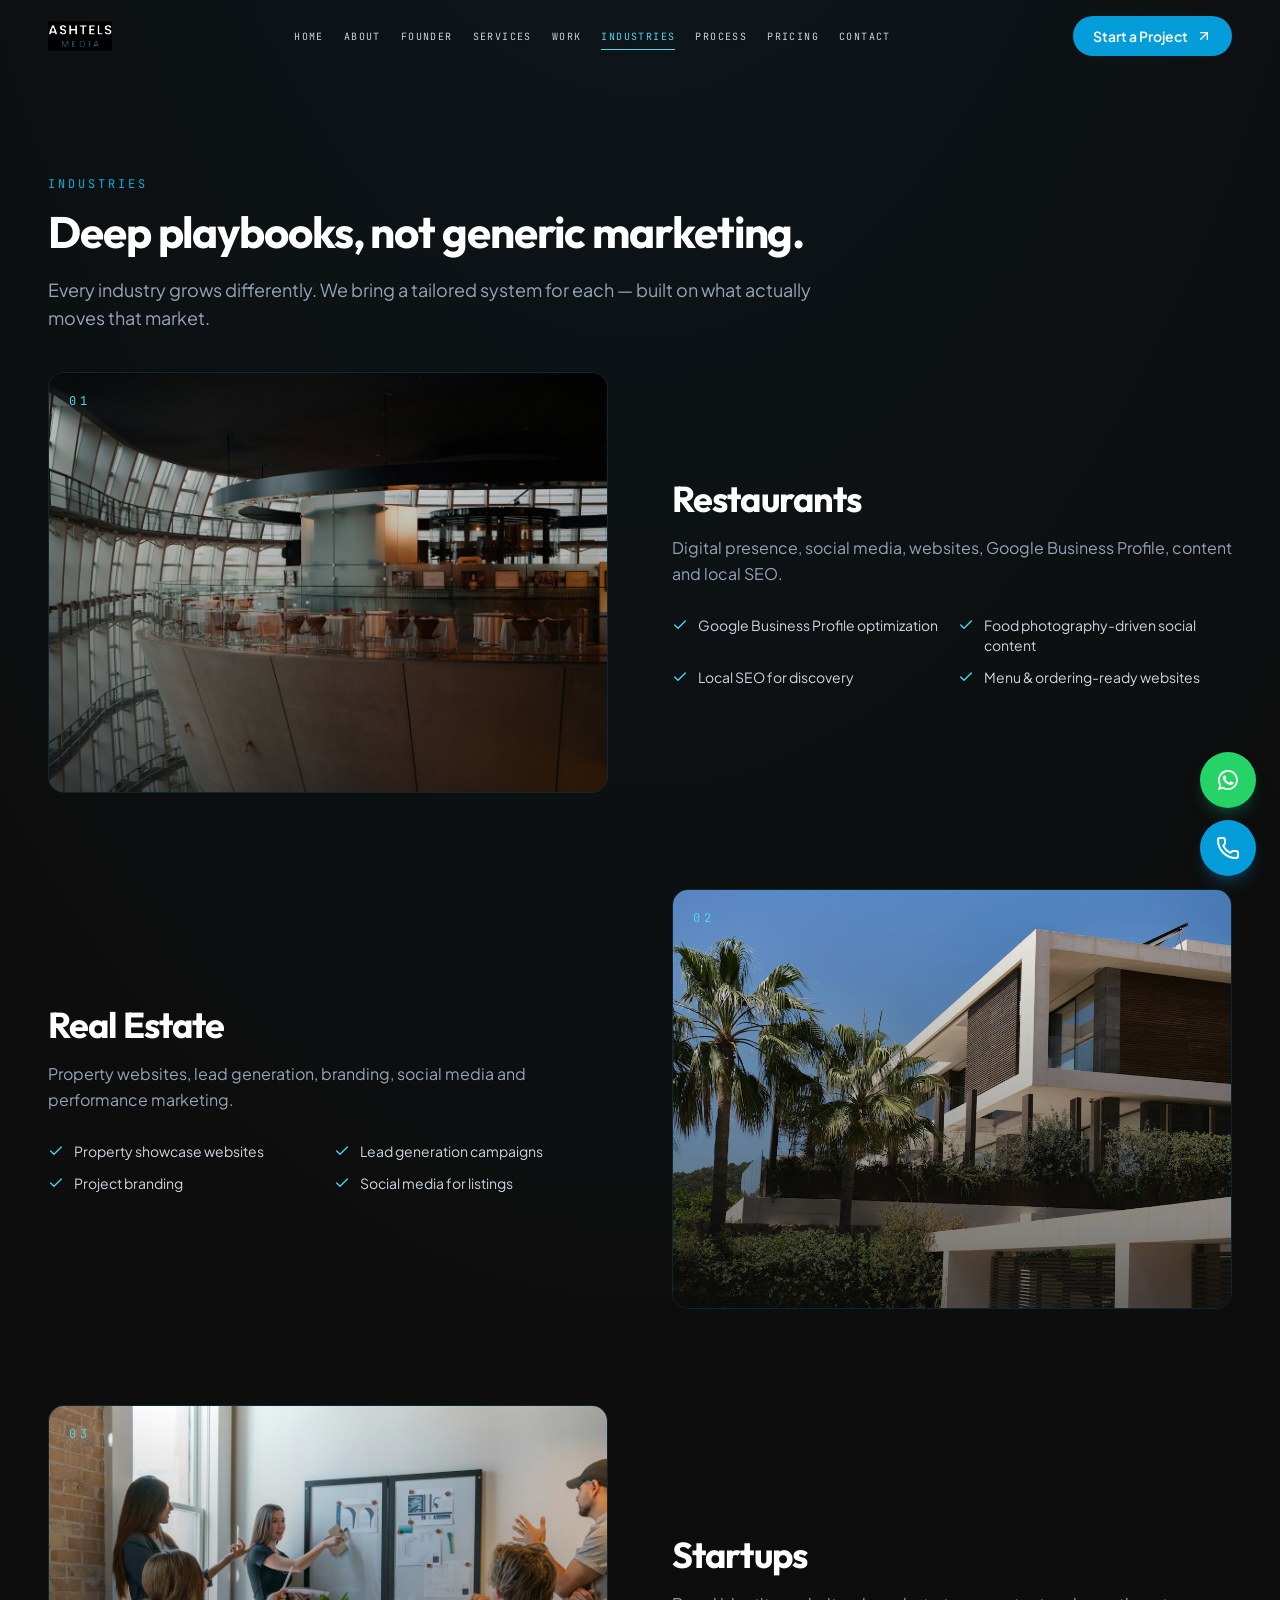
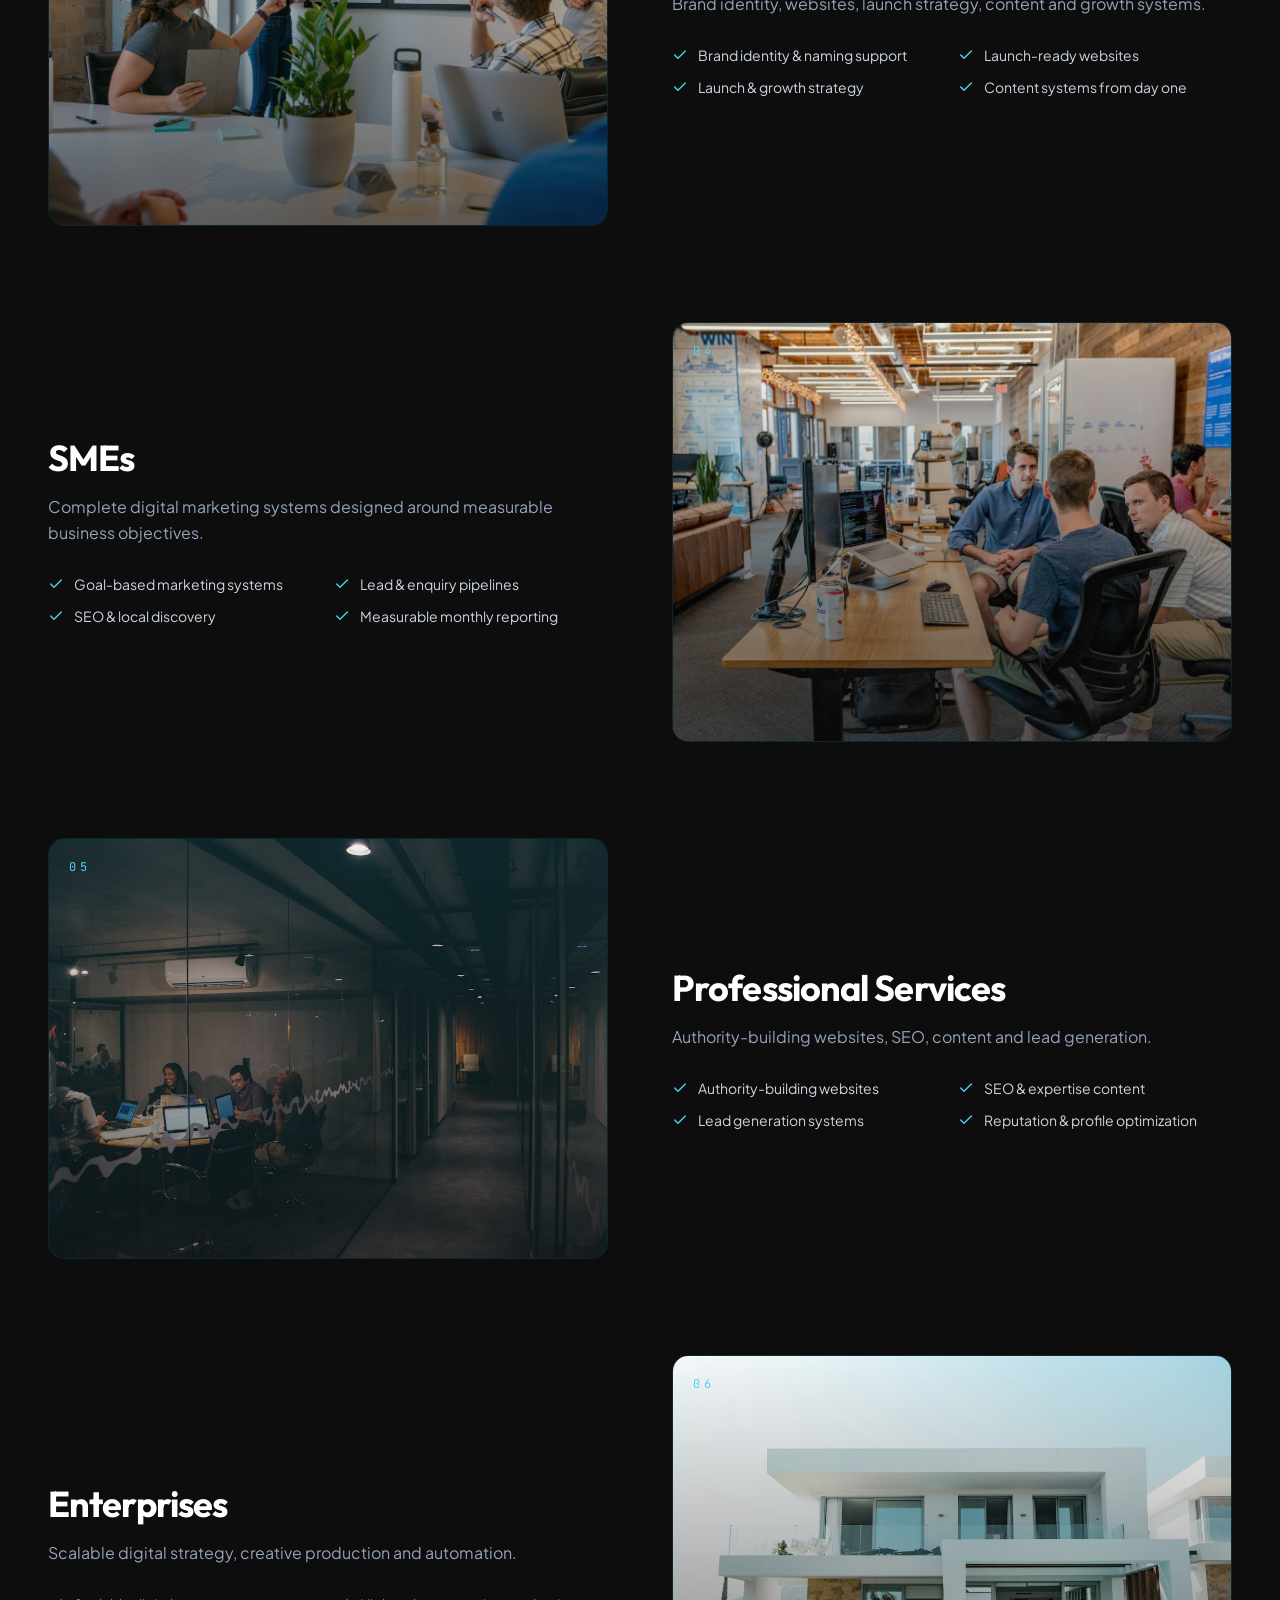
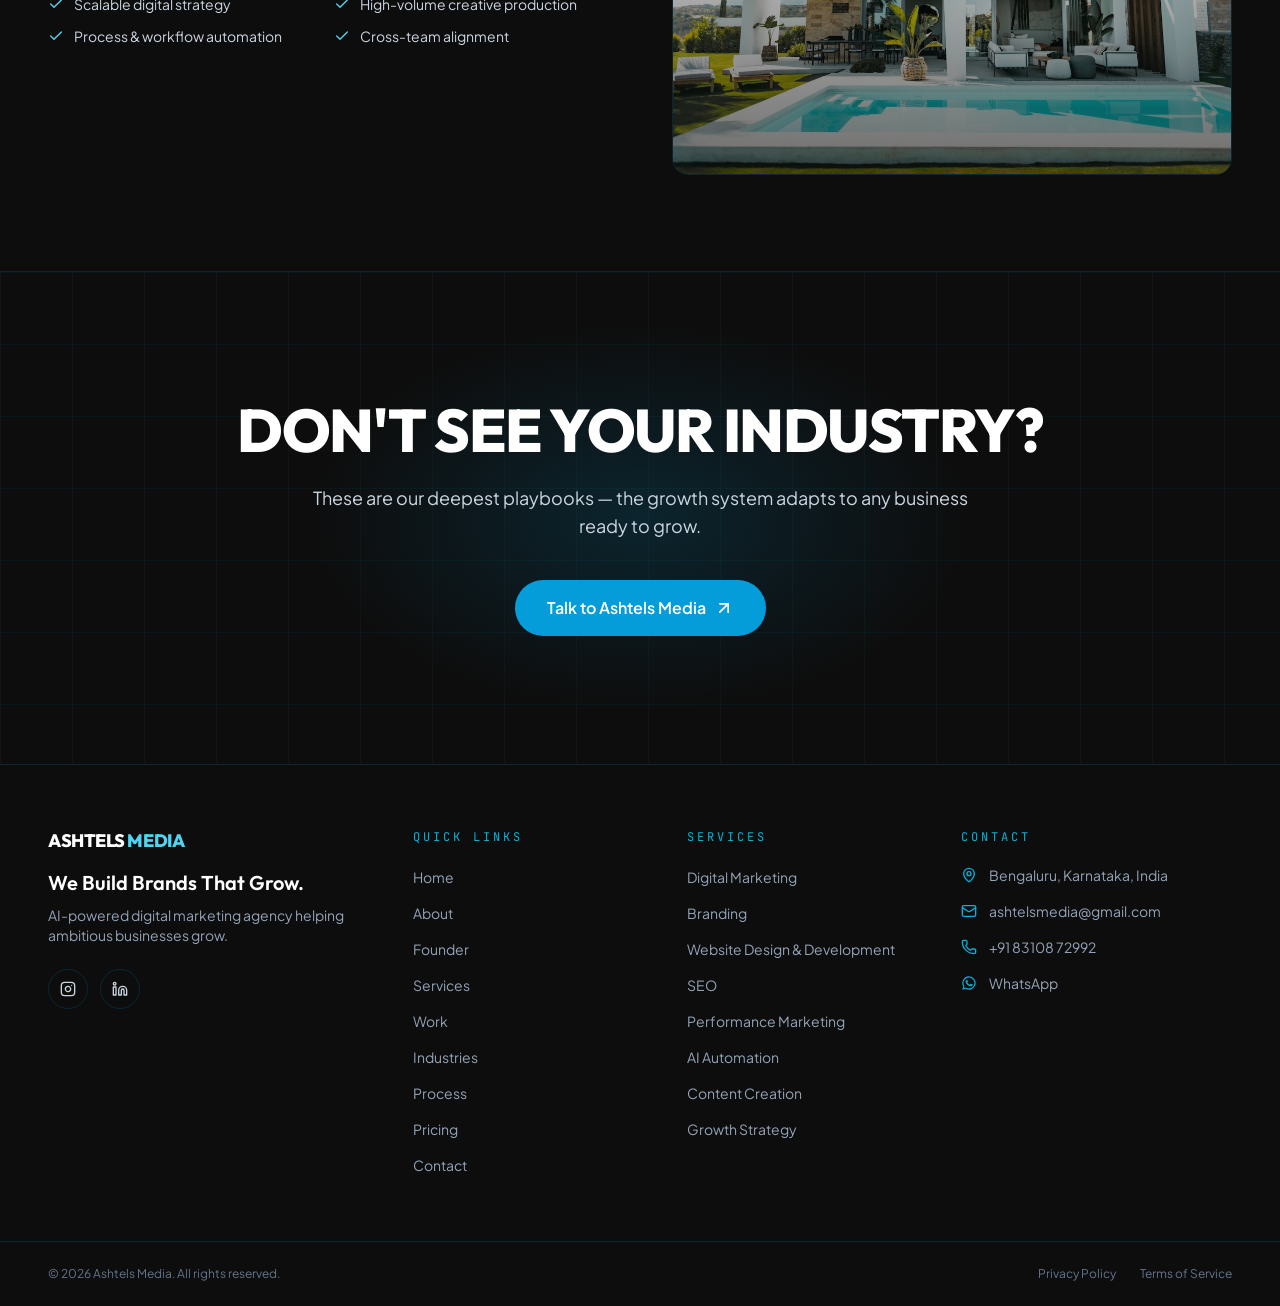
<file: industries/index.html>
<!doctype html>
<html lang="en">
  <head>
    <meta charset="utf-8" />
    <meta name="viewport" content="width=device-width, initial-scale=1, viewport-fit=cover" />
    <title>Industries We Serve | Ashtels Media</title>
    <meta
      name="description"
      content="Ashtels Media builds tailored digital growth systems for restaurants, real estate, startups, SMEs, professional services and enterprises."
    />
    <meta name="theme-color" content="#0D0D0D" />
    <link rel="icon" type="image/svg+xml" href="../favicon.svg" />
    <link rel="canonical" href="https://www.ashtelsmedia.com/industries/" />
    <meta property="og:type" content="website" />
    <meta property="og:site_name" content="Ashtels Media" />
    <meta property="og:title" content="Industries We Serve | Ashtels Media" />
    <meta
      property="og:description"
      content="Ashtels Media builds tailored digital growth systems for restaurants, real estate, startups, SMEs, professional services and enterprises."
    />
    <meta property="og:url" content="https://www.ashtelsmedia.com/industries/" />
    <meta property="og:locale" content="en_IN" />
    <meta name="twitter:card" content="summary_large_image" />
    <meta name="twitter:title" content="Industries We Serve | Ashtels Media" />
    <meta
      name="twitter:description"
      content="Ashtels Media builds tailored digital growth systems for restaurants, real estate, startups, SMEs, professional services and enterprises."
    />
    <link rel="preconnect" href="https://fonts.googleapis.com" />
    <link rel="preconnect" href="https://fonts.gstatic.com" crossorigin />
    <link
      href="https://fonts.googleapis.com/css2?family=Outfit:wght@400;500;600;700;800;900&family=Plus+Jakarta+Sans:wght@400;500;600;700&family=JetBrains+Mono:wght@400;500&display=swap"
      rel="stylesheet"
    />
    <link rel="stylesheet" href="../assets/css/style.css" />
    <script>
      document.documentElement.classList.add("js");
    </script>
  </head>
  <body>
    <div id="root">
      <header id="site-header" class="fixed top-0 inset-x-0 z-50 transition-all duration-300 bg-transparent border-b border-transparent">
        <div class="container-x flex h-16 md:h-[72px] items-center justify-between">
          <a
  class="flex items-center gap-2.5 group"
  aria-label="Ashtels Media — Home"
  href="../index.html"
>
  <img
    src="../assets/img/ashtels-logo.svg"
    alt="Ashtels Media"
    class="h-16 w-auto object-contain transition-transform duration-300 group-hover:scale-105"
  />
</a>
          <nav class="hidden lg:flex items-center gap-5" aria-label="Primary">
            <a
              class="relative font-mono text-[10px] uppercase tracking-[0.14em] transition-colors duration-200 hover:text-brand-bright text-slate-300"
              href="../index.html"
              >Home</a
            ><a
              class="relative font-mono text-[10px] uppercase tracking-[0.14em] transition-colors duration-200 hover:text-brand-bright text-slate-300"
              href="../about/index.html"
              >About</a
            ><a
              class="relative font-mono text-[10px] uppercase tracking-[0.14em] transition-colors duration-200 hover:text-brand-bright text-slate-300"
              href="../founder/index.html"
              >Founder</a
            ><a
              class="relative font-mono text-[10px] uppercase tracking-[0.14em] transition-colors duration-200 hover:text-brand-bright text-slate-300"
              href="../services/index.html"
              >Services</a
            ><a
              class="relative font-mono text-[10px] uppercase tracking-[0.14em] transition-colors duration-200 hover:text-brand-bright text-slate-300"
              href="../work/index.html"
              >Work</a
            ><a
              aria-current="page"
              class="relative font-mono text-[10px] uppercase tracking-[0.14em] transition-colors duration-200 hover:text-brand-bright text-brand-bright"
              href="../industries/index.html"
              >Industries<span class="absolute -bottom-1.5 left-0 h-px w-full bg-brand-bright"></span></a
            ><a
              class="relative font-mono text-[10px] uppercase tracking-[0.14em] transition-colors duration-200 hover:text-brand-bright text-slate-300"
              href="../process/index.html"
              >Process</a
            ><a
              class="relative font-mono text-[10px] uppercase tracking-[0.14em] transition-colors duration-200 hover:text-brand-bright text-slate-300"
              href="../pricing/index.html"
              >Pricing</a
            ><a
              class="relative font-mono text-[10px] uppercase tracking-[0.14em] transition-colors duration-200 hover:text-brand-bright text-slate-300"
              href="../contact/index.html"
              >Contact</a
            >
          </nav>
          <div class="hidden lg:block">
            <a
              class="group inline-flex items-center gap-2 rounded-full bg-brand-blue px-5 py-2.5 text-sm font-semibold text-white transition-all duration-200 hover:bg-brand-cyan hover:shadow-[0_0_24px_rgba(4,178,217,0.4)] active:scale-95"
              href="../contact/index.html"
              >Start a Project<svg
                xmlns="http://www.w3.org/2000/svg"
                width="24"
                height="24"
                viewBox="0 0 24 24"
                fill="none"
                stroke="currentColor"
                stroke-width="2"
                stroke-linecap="round"
                stroke-linejoin="round"
                class="lucide lucide-arrow-up-right h-4 w-4 transition-transform duration-200 group-hover:translate-x-0.5 group-hover:-translate-y-0.5"
                aria-hidden="true"
              >
                <path d="M7 7h10v10"></path>
                <path d="M7 17 17 7"></path></svg
            ></a>
          </div>
          <button
            type="button"
            id="menu-toggle"
            class="lg:hidden inline-flex h-11 w-11 items-center justify-center rounded-full border border-brand-line text-white"
            aria-label="Open menu"
            aria-expanded="false"
          >
            <svg
              xmlns="http://www.w3.org/2000/svg"
              width="24"
              height="24"
              viewBox="0 0 24 24"
              fill="none"
              stroke="currentColor"
              stroke-width="2"
              stroke-linecap="round"
              stroke-linejoin="round"
              class="lucide lucide-menu h-5 w-5"
              aria-hidden="true"
            >
              <path d="M4 12h16"></path>
              <path d="M4 18h16"></path>
              <path d="M4 6h16"></path>
            </svg>
          </button>
        </div>
        <div id="mobile-menu" class="lg:hidden glass border-t border-brand-line" hidden>
          <nav class="container-x flex flex-col py-6" aria-label="Mobile">
            <a href="../index.html" class="block border-b border-brand-line/60 py-4 font-display text-2xl font-semibold tracking-tight text-white"
              >Home</a
            >
            <a href="../about/index.html" class="block border-b border-brand-line/60 py-4 font-display text-2xl font-semibold tracking-tight text-white"
              >About</a
            >
            <a
              href="../founder/index.html"
              class="block border-b border-brand-line/60 py-4 font-display text-2xl font-semibold tracking-tight text-white"
              >Founder</a
            >
            <a
              href="../services/index.html"
              class="block border-b border-brand-line/60 py-4 font-display text-2xl font-semibold tracking-tight text-white"
              >Services</a
            >
            <a href="../work/index.html" class="block border-b border-brand-line/60 py-4 font-display text-2xl font-semibold tracking-tight text-white"
              >Work</a
            >
            <a
              href="../industries/index.html"
              class="block border-b border-brand-line/60 py-4 font-display text-2xl font-semibold tracking-tight text-brand-bright"
              >Industries</a
            >
            <a
              href="../process/index.html"
              class="block border-b border-brand-line/60 py-4 font-display text-2xl font-semibold tracking-tight text-white"
              >Process</a
            >
            <a
              href="../pricing/index.html"
              class="block border-b border-brand-line/60 py-4 font-display text-2xl font-semibold tracking-tight text-white"
              >Pricing</a
            >
            <a
              href="../contact/index.html"
              class="block border-b border-brand-line/60 py-4 font-display text-2xl font-semibold tracking-tight text-white"
              >Contact</a
            >
            <div class="pt-6">
              <a
                href="../contact/index.html"
                class="flex w-full items-center justify-center gap-2 rounded-full bg-brand-blue px-6 py-4 text-base font-semibold text-white"
                >Start a Project
                <svg
                  xmlns="http://www.w3.org/2000/svg"
                  width="24"
                  height="24"
                  viewBox="0 0 24 24"
                  fill="none"
                  stroke="currentColor"
                  stroke-width="2"
                  stroke-linecap="round"
                  stroke-linejoin="round"
                  class="lucide lucide-arrow-up-right h-4 w-4 transition-transform duration-200 group-hover:translate-x-0.5 group-hover:-translate-y-0.5"
                  aria-hidden="true"
                >
                  <path d="M7 7h10v10"></path>
                  <path d="M7 17 17 7"></path></svg
              ></a>
            </div>
          </nav>
        </div>
      </header>
      <main class="app-main">
        <div data-reveal>
          <section class="container-x pb-10 pt-36 sm:pt-44">
            <div class="max-w-3xl" data-reveal>
              <p class="font-mono text-xs uppercase tracking-[0.25em] text-brand-cyan">Industries</p>
              <h2 class="mt-4 font-display text-3xl font-bold tracking-tight text-white sm:text-4xl lg:text-[2.75rem] lg:leading-[1.1]">
                Deep playbooks, not generic marketing.
              </h2>
              <p class="mt-5 text-base leading-relaxed text-slate-400 sm:text-lg">
                Every industry grows differently. We bring a tailored system for each — built on what actually moves that market.
              </p>
            </div>
          </section>
          <section class="container-x space-y-16 pb-20 sm:space-y-24 sm:pb-24">
            <div data-reveal>
              <article id="restaurants" class="scroll-mt-24 grid items-center gap-10 lg:grid-cols-2 lg:gap-16">
                <div class="relative overflow-hidden rounded-2xl border border-brand-line">
                  <img
                    decoding="async"
                    alt="Restaurants marketing solutions by Ashtels Media"
                    loading="lazy"
                    class="aspect-[4/3] w-full object-cover transition-transform duration-700 hover:scale-105"
                    src="../assets/img/restaurants-digital-marketing-by-ashtels-media.jpg"
                  />
                  <div class="absolute inset-0 bg-gradient-to-t from-brand-ink/60 to-transparent"></div>
                  <span class="absolute left-5 top-5 font-mono text-xs tracking-[0.3em] text-brand-bright">01</span>
                </div>
                <div>
                  <h2 class="font-display text-3xl font-bold tracking-tight text-white sm:text-4xl">Restaurants</h2>
                  <p class="mt-4 leading-relaxed text-slate-400">
                    Digital presence, social media, websites, Google Business Profile, content and local SEO.
                  </p>
                  <ul class="mt-7 grid gap-3 sm:grid-cols-2">
                    <li class="flex items-start gap-2.5 text-sm text-slate-300">
                      <svg
                        xmlns="http://www.w3.org/2000/svg"
                        width="24"
                        height="24"
                        viewBox="0 0 24 24"
                        fill="none"
                        stroke="currentColor"
                        stroke-width="2"
                        stroke-linecap="round"
                        stroke-linejoin="round"
                        class="lucide lucide-check mt-0.5 h-4 w-4 shrink-0 text-brand-bright"
                        aria-hidden="true"
                      >
                        <path d="M20 6 9 17l-5-5"></path></svg
                      >Google Business Profile optimization
                    </li>
                    <li class="flex items-start gap-2.5 text-sm text-slate-300">
                      <svg
                        xmlns="http://www.w3.org/2000/svg"
                        width="24"
                        height="24"
                        viewBox="0 0 24 24"
                        fill="none"
                        stroke="currentColor"
                        stroke-width="2"
                        stroke-linecap="round"
                        stroke-linejoin="round"
                        class="lucide lucide-check mt-0.5 h-4 w-4 shrink-0 text-brand-bright"
                        aria-hidden="true"
                      >
                        <path d="M20 6 9 17l-5-5"></path></svg
                      >Food photography-driven social content
                    </li>
                    <li class="flex items-start gap-2.5 text-sm text-slate-300">
                      <svg
                        xmlns="http://www.w3.org/2000/svg"
                        width="24"
                        height="24"
                        viewBox="0 0 24 24"
                        fill="none"
                        stroke="currentColor"
                        stroke-width="2"
                        stroke-linecap="round"
                        stroke-linejoin="round"
                        class="lucide lucide-check mt-0.5 h-4 w-4 shrink-0 text-brand-bright"
                        aria-hidden="true"
                      >
                        <path d="M20 6 9 17l-5-5"></path></svg
                      >Local SEO for discovery
                    </li>
                    <li class="flex items-start gap-2.5 text-sm text-slate-300">
                      <svg
                        xmlns="http://www.w3.org/2000/svg"
                        width="24"
                        height="24"
                        viewBox="0 0 24 24"
                        fill="none"
                        stroke="currentColor"
                        stroke-width="2"
                        stroke-linecap="round"
                        stroke-linejoin="round"
                        class="lucide lucide-check mt-0.5 h-4 w-4 shrink-0 text-brand-bright"
                        aria-hidden="true"
                      >
                        <path d="M20 6 9 17l-5-5"></path></svg
                      >Menu &amp; ordering-ready websites
                    </li>
                  </ul>
                </div>
              </article>
            </div>
            <div data-reveal>
              <article id="real-estate" class="scroll-mt-24 grid items-center gap-10 lg:grid-cols-2 lg:gap-16">
                <div class="relative overflow-hidden rounded-2xl border border-brand-line lg:order-2">
                  <img
                    decoding="async"
                    alt="Real Estate marketing solutions by Ashtels Media"
                    loading="lazy"
                    class="aspect-[4/3] w-full object-cover transition-transform duration-700 hover:scale-105"
                    src="../assets/img/real-estate-digital-marketing-by-ashtels-media.jpg"
                  />
                  <div class="absolute inset-0 bg-gradient-to-t from-brand-ink/60 to-transparent"></div>
                  <span class="absolute left-5 top-5 font-mono text-xs tracking-[0.3em] text-brand-bright">02</span>
                </div>
                <div>
                  <h2 class="font-display text-3xl font-bold tracking-tight text-white sm:text-4xl">Real Estate</h2>
                  <p class="mt-4 leading-relaxed text-slate-400">
                    Property websites, lead generation, branding, social media and performance marketing.
                  </p>
                  <ul class="mt-7 grid gap-3 sm:grid-cols-2">
                    <li class="flex items-start gap-2.5 text-sm text-slate-300">
                      <svg
                        xmlns="http://www.w3.org/2000/svg"
                        width="24"
                        height="24"
                        viewBox="0 0 24 24"
                        fill="none"
                        stroke="currentColor"
                        stroke-width="2"
                        stroke-linecap="round"
                        stroke-linejoin="round"
                        class="lucide lucide-check mt-0.5 h-4 w-4 shrink-0 text-brand-bright"
                        aria-hidden="true"
                      >
                        <path d="M20 6 9 17l-5-5"></path></svg
                      >Property showcase websites
                    </li>
                    <li class="flex items-start gap-2.5 text-sm text-slate-300">
                      <svg
                        xmlns="http://www.w3.org/2000/svg"
                        width="24"
                        height="24"
                        viewBox="0 0 24 24"
                        fill="none"
                        stroke="currentColor"
                        stroke-width="2"
                        stroke-linecap="round"
                        stroke-linejoin="round"
                        class="lucide lucide-check mt-0.5 h-4 w-4 shrink-0 text-brand-bright"
                        aria-hidden="true"
                      >
                        <path d="M20 6 9 17l-5-5"></path></svg
                      >Lead generation campaigns
                    </li>
                    <li class="flex items-start gap-2.5 text-sm text-slate-300">
                      <svg
                        xmlns="http://www.w3.org/2000/svg"
                        width="24"
                        height="24"
                        viewBox="0 0 24 24"
                        fill="none"
                        stroke="currentColor"
                        stroke-width="2"
                        stroke-linecap="round"
                        stroke-linejoin="round"
                        class="lucide lucide-check mt-0.5 h-4 w-4 shrink-0 text-brand-bright"
                        aria-hidden="true"
                      >
                        <path d="M20 6 9 17l-5-5"></path></svg
                      >Project branding
                    </li>
                    <li class="flex items-start gap-2.5 text-sm text-slate-300">
                      <svg
                        xmlns="http://www.w3.org/2000/svg"
                        width="24"
                        height="24"
                        viewBox="0 0 24 24"
                        fill="none"
                        stroke="currentColor"
                        stroke-width="2"
                        stroke-linecap="round"
                        stroke-linejoin="round"
                        class="lucide lucide-check mt-0.5 h-4 w-4 shrink-0 text-brand-bright"
                        aria-hidden="true"
                      >
                        <path d="M20 6 9 17l-5-5"></path></svg
                      >Social media for listings
                    </li>
                  </ul>
                </div>
              </article>
            </div>
            <div data-reveal>
              <article id="startups" class="scroll-mt-24 grid items-center gap-10 lg:grid-cols-2 lg:gap-16">
                <div class="relative overflow-hidden rounded-2xl border border-brand-line">
                  <img
                    decoding="async"
                    alt="Startups marketing solutions by Ashtels Media"
                    loading="lazy"
                    class="aspect-[4/3] w-full object-cover transition-transform duration-700 hover:scale-105"
                    src="../assets/img/startups-digital-marketing-by-ashtels-media.jpg"
                  />
                  <div class="absolute inset-0 bg-gradient-to-t from-brand-ink/60 to-transparent"></div>
                  <span class="absolute left-5 top-5 font-mono text-xs tracking-[0.3em] text-brand-bright">03</span>
                </div>
                <div>
                  <h2 class="font-display text-3xl font-bold tracking-tight text-white sm:text-4xl">Startups</h2>
                  <p class="mt-4 leading-relaxed text-slate-400">Brand identity, websites, launch strategy, content and growth systems.</p>
                  <ul class="mt-7 grid gap-3 sm:grid-cols-2">
                    <li class="flex items-start gap-2.5 text-sm text-slate-300">
                      <svg
                        xmlns="http://www.w3.org/2000/svg"
                        width="24"
                        height="24"
                        viewBox="0 0 24 24"
                        fill="none"
                        stroke="currentColor"
                        stroke-width="2"
                        stroke-linecap="round"
                        stroke-linejoin="round"
                        class="lucide lucide-check mt-0.5 h-4 w-4 shrink-0 text-brand-bright"
                        aria-hidden="true"
                      >
                        <path d="M20 6 9 17l-5-5"></path></svg
                      >Brand identity &amp; naming support
                    </li>
                    <li class="flex items-start gap-2.5 text-sm text-slate-300">
                      <svg
                        xmlns="http://www.w3.org/2000/svg"
                        width="24"
                        height="24"
                        viewBox="0 0 24 24"
                        fill="none"
                        stroke="currentColor"
                        stroke-width="2"
                        stroke-linecap="round"
                        stroke-linejoin="round"
                        class="lucide lucide-check mt-0.5 h-4 w-4 shrink-0 text-brand-bright"
                        aria-hidden="true"
                      >
                        <path d="M20 6 9 17l-5-5"></path></svg
                      >Launch-ready websites
                    </li>
                    <li class="flex items-start gap-2.5 text-sm text-slate-300">
                      <svg
                        xmlns="http://www.w3.org/2000/svg"
                        width="24"
                        height="24"
                        viewBox="0 0 24 24"
                        fill="none"
                        stroke="currentColor"
                        stroke-width="2"
                        stroke-linecap="round"
                        stroke-linejoin="round"
                        class="lucide lucide-check mt-0.5 h-4 w-4 shrink-0 text-brand-bright"
                        aria-hidden="true"
                      >
                        <path d="M20 6 9 17l-5-5"></path></svg
                      >Launch &amp; growth strategy
                    </li>
                    <li class="flex items-start gap-2.5 text-sm text-slate-300">
                      <svg
                        xmlns="http://www.w3.org/2000/svg"
                        width="24"
                        height="24"
                        viewBox="0 0 24 24"
                        fill="none"
                        stroke="currentColor"
                        stroke-width="2"
                        stroke-linecap="round"
                        stroke-linejoin="round"
                        class="lucide lucide-check mt-0.5 h-4 w-4 shrink-0 text-brand-bright"
                        aria-hidden="true"
                      >
                        <path d="M20 6 9 17l-5-5"></path></svg
                      >Content systems from day one
                    </li>
                  </ul>
                </div>
              </article>
            </div>
            <div data-reveal>
              <article id="smes" class="scroll-mt-24 grid items-center gap-10 lg:grid-cols-2 lg:gap-16">
                <div class="relative overflow-hidden rounded-2xl border border-brand-line lg:order-2">
                  <img
                    decoding="async"
                    alt="SMEs marketing solutions by Ashtels Media"
                    loading="lazy"
                    class="aspect-[4/3] w-full object-cover transition-transform duration-700 hover:scale-105"
                    src="../assets/img/smes-digital-marketing-by-ashtels-media.jpg"
                  />
                  <div class="absolute inset-0 bg-gradient-to-t from-brand-ink/60 to-transparent"></div>
                  <span class="absolute left-5 top-5 font-mono text-xs tracking-[0.3em] text-brand-bright">04</span>
                </div>
                <div>
                  <h2 class="font-display text-3xl font-bold tracking-tight text-white sm:text-4xl">SMEs</h2>
                  <p class="mt-4 leading-relaxed text-slate-400">
                    Complete digital marketing systems designed around measurable business objectives.
                  </p>
                  <ul class="mt-7 grid gap-3 sm:grid-cols-2">
                    <li class="flex items-start gap-2.5 text-sm text-slate-300">
                      <svg
                        xmlns="http://www.w3.org/2000/svg"
                        width="24"
                        height="24"
                        viewBox="0 0 24 24"
                        fill="none"
                        stroke="currentColor"
                        stroke-width="2"
                        stroke-linecap="round"
                        stroke-linejoin="round"
                        class="lucide lucide-check mt-0.5 h-4 w-4 shrink-0 text-brand-bright"
                        aria-hidden="true"
                      >
                        <path d="M20 6 9 17l-5-5"></path></svg
                      >Goal-based marketing systems
                    </li>
                    <li class="flex items-start gap-2.5 text-sm text-slate-300">
                      <svg
                        xmlns="http://www.w3.org/2000/svg"
                        width="24"
                        height="24"
                        viewBox="0 0 24 24"
                        fill="none"
                        stroke="currentColor"
                        stroke-width="2"
                        stroke-linecap="round"
                        stroke-linejoin="round"
                        class="lucide lucide-check mt-0.5 h-4 w-4 shrink-0 text-brand-bright"
                        aria-hidden="true"
                      >
                        <path d="M20 6 9 17l-5-5"></path></svg
                      >Lead &amp; enquiry pipelines
                    </li>
                    <li class="flex items-start gap-2.5 text-sm text-slate-300">
                      <svg
                        xmlns="http://www.w3.org/2000/svg"
                        width="24"
                        height="24"
                        viewBox="0 0 24 24"
                        fill="none"
                        stroke="currentColor"
                        stroke-width="2"
                        stroke-linecap="round"
                        stroke-linejoin="round"
                        class="lucide lucide-check mt-0.5 h-4 w-4 shrink-0 text-brand-bright"
                        aria-hidden="true"
                      >
                        <path d="M20 6 9 17l-5-5"></path></svg
                      >SEO &amp; local discovery
                    </li>
                    <li class="flex items-start gap-2.5 text-sm text-slate-300">
                      <svg
                        xmlns="http://www.w3.org/2000/svg"
                        width="24"
                        height="24"
                        viewBox="0 0 24 24"
                        fill="none"
                        stroke="currentColor"
                        stroke-width="2"
                        stroke-linecap="round"
                        stroke-linejoin="round"
                        class="lucide lucide-check mt-0.5 h-4 w-4 shrink-0 text-brand-bright"
                        aria-hidden="true"
                      >
                        <path d="M20 6 9 17l-5-5"></path></svg
                      >Measurable monthly reporting
                    </li>
                  </ul>
                </div>
              </article>
            </div>
            <div data-reveal>
              <article id="professional-services" class="scroll-mt-24 grid items-center gap-10 lg:grid-cols-2 lg:gap-16">
                <div class="relative overflow-hidden rounded-2xl border border-brand-line">
                  <img
                    decoding="async"
                    alt="Professional Services marketing solutions by Ashtels Media"
                    loading="lazy"
                    class="aspect-[4/3] w-full object-cover transition-transform duration-700 hover:scale-105"
                    src="../assets/img/professional-services-digital-marketing-by-ashtels-media.jpg"
                  />
                  <div class="absolute inset-0 bg-gradient-to-t from-brand-ink/60 to-transparent"></div>
                  <span class="absolute left-5 top-5 font-mono text-xs tracking-[0.3em] text-brand-bright">05</span>
                </div>
                <div>
                  <h2 class="font-display text-3xl font-bold tracking-tight text-white sm:text-4xl">Professional Services</h2>
                  <p class="mt-4 leading-relaxed text-slate-400">Authority-building websites, SEO, content and lead generation.</p>
                  <ul class="mt-7 grid gap-3 sm:grid-cols-2">
                    <li class="flex items-start gap-2.5 text-sm text-slate-300">
                      <svg
                        xmlns="http://www.w3.org/2000/svg"
                        width="24"
                        height="24"
                        viewBox="0 0 24 24"
                        fill="none"
                        stroke="currentColor"
                        stroke-width="2"
                        stroke-linecap="round"
                        stroke-linejoin="round"
                        class="lucide lucide-check mt-0.5 h-4 w-4 shrink-0 text-brand-bright"
                        aria-hidden="true"
                      >
                        <path d="M20 6 9 17l-5-5"></path></svg
                      >Authority-building websites
                    </li>
                    <li class="flex items-start gap-2.5 text-sm text-slate-300">
                      <svg
                        xmlns="http://www.w3.org/2000/svg"
                        width="24"
                        height="24"
                        viewBox="0 0 24 24"
                        fill="none"
                        stroke="currentColor"
                        stroke-width="2"
                        stroke-linecap="round"
                        stroke-linejoin="round"
                        class="lucide lucide-check mt-0.5 h-4 w-4 shrink-0 text-brand-bright"
                        aria-hidden="true"
                      >
                        <path d="M20 6 9 17l-5-5"></path></svg
                      >SEO &amp; expertise content
                    </li>
                    <li class="flex items-start gap-2.5 text-sm text-slate-300">
                      <svg
                        xmlns="http://www.w3.org/2000/svg"
                        width="24"
                        height="24"
                        viewBox="0 0 24 24"
                        fill="none"
                        stroke="currentColor"
                        stroke-width="2"
                        stroke-linecap="round"
                        stroke-linejoin="round"
                        class="lucide lucide-check mt-0.5 h-4 w-4 shrink-0 text-brand-bright"
                        aria-hidden="true"
                      >
                        <path d="M20 6 9 17l-5-5"></path></svg
                      >Lead generation systems
                    </li>
                    <li class="flex items-start gap-2.5 text-sm text-slate-300">
                      <svg
                        xmlns="http://www.w3.org/2000/svg"
                        width="24"
                        height="24"
                        viewBox="0 0 24 24"
                        fill="none"
                        stroke="currentColor"
                        stroke-width="2"
                        stroke-linecap="round"
                        stroke-linejoin="round"
                        class="lucide lucide-check mt-0.5 h-4 w-4 shrink-0 text-brand-bright"
                        aria-hidden="true"
                      >
                        <path d="M20 6 9 17l-5-5"></path></svg
                      >Reputation &amp; profile optimization
                    </li>
                  </ul>
                </div>
              </article>
            </div>
            <div data-reveal>
              <article id="enterprises" class="scroll-mt-24 grid items-center gap-10 lg:grid-cols-2 lg:gap-16">
                <div class="relative overflow-hidden rounded-2xl border border-brand-line lg:order-2">
                  <img
                    decoding="async"
                    alt="Enterprises marketing solutions by Ashtels Media"
                    loading="lazy"
                    class="aspect-[4/3] w-full object-cover transition-transform duration-700 hover:scale-105"
                    src="../assets/img/enterprises-digital-marketing-by-ashtels-media.jpg"
                  />
                  <div class="absolute inset-0 bg-gradient-to-t from-brand-ink/60 to-transparent"></div>
                  <span class="absolute left-5 top-5 font-mono text-xs tracking-[0.3em] text-brand-bright">06</span>
                </div>
                <div>
                  <h2 class="font-display text-3xl font-bold tracking-tight text-white sm:text-4xl">Enterprises</h2>
                  <p class="mt-4 leading-relaxed text-slate-400">Scalable digital strategy, creative production and automation.</p>
                  <ul class="mt-7 grid gap-3 sm:grid-cols-2">
                    <li class="flex items-start gap-2.5 text-sm text-slate-300">
                      <svg
                        xmlns="http://www.w3.org/2000/svg"
                        width="24"
                        height="24"
                        viewBox="0 0 24 24"
                        fill="none"
                        stroke="currentColor"
                        stroke-width="2"
                        stroke-linecap="round"
                        stroke-linejoin="round"
                        class="lucide lucide-check mt-0.5 h-4 w-4 shrink-0 text-brand-bright"
                        aria-hidden="true"
                      >
                        <path d="M20 6 9 17l-5-5"></path></svg
                      >Scalable digital strategy
                    </li>
                    <li class="flex items-start gap-2.5 text-sm text-slate-300">
                      <svg
                        xmlns="http://www.w3.org/2000/svg"
                        width="24"
                        height="24"
                        viewBox="0 0 24 24"
                        fill="none"
                        stroke="currentColor"
                        stroke-width="2"
                        stroke-linecap="round"
                        stroke-linejoin="round"
                        class="lucide lucide-check mt-0.5 h-4 w-4 shrink-0 text-brand-bright"
                        aria-hidden="true"
                      >
                        <path d="M20 6 9 17l-5-5"></path></svg
                      >High-volume creative production
                    </li>
                    <li class="flex items-start gap-2.5 text-sm text-slate-300">
                      <svg
                        xmlns="http://www.w3.org/2000/svg"
                        width="24"
                        height="24"
                        viewBox="0 0 24 24"
                        fill="none"
                        stroke="currentColor"
                        stroke-width="2"
                        stroke-linecap="round"
                        stroke-linejoin="round"
                        class="lucide lucide-check mt-0.5 h-4 w-4 shrink-0 text-brand-bright"
                        aria-hidden="true"
                      >
                        <path d="M20 6 9 17l-5-5"></path></svg
                      >Process &amp; workflow automation
                    </li>
                    <li class="flex items-start gap-2.5 text-sm text-slate-300">
                      <svg
                        xmlns="http://www.w3.org/2000/svg"
                        width="24"
                        height="24"
                        viewBox="0 0 24 24"
                        fill="none"
                        stroke="currentColor"
                        stroke-width="2"
                        stroke-linecap="round"
                        stroke-linejoin="round"
                        class="lucide lucide-check mt-0.5 h-4 w-4 shrink-0 text-brand-bright"
                        aria-hidden="true"
                      >
                        <path d="M20 6 9 17l-5-5"></path></svg
                      >Cross-team alignment
                    </li>
                  </ul>
                </div>
              </article>
            </div>
          </section>
          <section class="relative overflow-hidden border-t border-brand-line">
            <div class="absolute inset-0 bg-grid anim-grid-pan" aria-hidden="true"></div>
            <div
              class="absolute left-1/2 top-1/2 h-[420px] w-[720px] -translate-x-1/2 -translate-y-1/2 rounded-full"
              aria-hidden="true"
              style="background: radial-gradient(rgba(4, 157, 217, 0.16) 0%, transparent 65%)"
            ></div>
            <div class="container-x relative py-24 sm:py-32 text-center">
              <div data-reveal>
                <h2 class="mx-auto max-w-4xl font-display text-4xl font-extrabold tracking-tight text-white sm:text-5xl lg:text-6xl">
                  DON'T SEE YOUR INDUSTRY?
                </h2>
              </div>
              <div data-reveal>
                <p class="mx-auto mt-6 max-w-2xl text-base text-slate-300 sm:text-lg">
                  These are our deepest playbooks — the growth system adapts to any business ready to grow.
                </p>
              </div>
              <div data-reveal>
                <div class="mt-10 flex flex-wrap items-center justify-center gap-4">
                  <a
                    class="group inline-flex items-center gap-2 rounded-full bg-brand-blue px-8 py-4 text-base font-semibold text-white transition-all duration-200 hover:bg-brand-cyan hover:shadow-[0_0_36px_rgba(4,178,217,0.45)] active:scale-95"
                    href="../contact/index.html"
                    >Talk to Ashtels Media<svg
                      xmlns="http://www.w3.org/2000/svg"
                      width="24"
                      height="24"
                      viewBox="0 0 24 24"
                      fill="none"
                      stroke="currentColor"
                      stroke-width="2"
                      stroke-linecap="round"
                      stroke-linejoin="round"
                      class="lucide lucide-arrow-up-right h-5 w-5 transition-transform duration-200 group-hover:translate-x-0.5 group-hover:-translate-y-0.5"
                      aria-hidden="true"
                    >
                      <path d="M7 7h10v10"></path>
                      <path d="M7 17 17 7"></path></svg
                  ></a>
                </div>
              </div>
            </div>
          </section>
        </div>
      </main>
      <footer class="relative border-t border-brand-line bg-brand-ink">
        <div class="container-x grid gap-12 py-16 md:grid-cols-2 lg:grid-cols-[1.4fr_1fr_1fr_1.2fr]">
          <div>
            <a href="../index.html"
   class="font-display font-extrabold tracking-tight text-lg leading-none text-white"
   aria-label="Ashtels Media — Home">
  ASHTELS <span class="text-brand-bright">MEDIA</span>
</a>
            <p class="mt-4 font-display text-xl font-semibold text-white">We Build Brands That Grow.</p>
            <p class="mt-2 max-w-xs text-sm text-slate-400">AI-powered digital marketing agency helping ambitious businesses grow.</p>
            <div class="mt-6 flex gap-3">
              <a
                href="https://www.instagram.com/ashtelsmedia"
                target="_blank"
                rel="noopener noreferrer"
                aria-label="Ashtels Media on Instagram"
                class="inline-flex h-10 w-10 items-center justify-center rounded-full border border-brand-line text-slate-300 transition-all duration-200 hover:border-brand-bright hover:text-brand-bright"
                ><svg
                  xmlns="http://www.w3.org/2000/svg"
                  width="24"
                  height="24"
                  viewBox="0 0 24 24"
                  fill="none"
                  stroke="currentColor"
                  stroke-width="2"
                  stroke-linecap="round"
                  stroke-linejoin="round"
                  class="lucide lucide-instagram h-4 w-4"
                  aria-hidden="true"
                >
                  <rect width="20" height="20" x="2" y="2" rx="5" ry="5"></rect>
                  <path d="M16 11.37A4 4 0 1 1 12.63 8 4 4 0 0 1 16 11.37z"></path>
                  <line x1="17.5" x2="17.51" y1="6.5" y2="6.5"></line></svg></a
              ><a
                href="https://www.linkedin.com/company/ashtelsmedia"
                target="_blank"
                rel="noopener noreferrer"
                aria-label="Ashtels Media on LinkedIn"
                class="inline-flex h-10 w-10 items-center justify-center rounded-full border border-brand-line text-slate-300 transition-all duration-200 hover:border-brand-bright hover:text-brand-bright"
                ><svg
                  xmlns="http://www.w3.org/2000/svg"
                  width="24"
                  height="24"
                  viewBox="0 0 24 24"
                  fill="none"
                  stroke="currentColor"
                  stroke-width="2"
                  stroke-linecap="round"
                  stroke-linejoin="round"
                  class="lucide lucide-linkedin h-4 w-4"
                  aria-hidden="true"
                >
                  <path d="M16 8a6 6 0 0 1 6 6v7h-4v-7a2 2 0 0 0-2-2 2 2 0 0 0-2 2v7h-4v-7a6 6 0 0 1 6-6z"></path>
                  <rect width="4" height="12" x="2" y="9"></rect>
                  <circle cx="4" cy="4" r="2"></circle></svg
              ></a>
            </div>
          </div>
          <nav aria-label="Quick links">
            <h3 class="font-mono text-xs uppercase tracking-[0.25em] text-brand-cyan">Quick Links</h3>
            <ul class="mt-5 space-y-3">
              <li><a class="text-sm text-slate-400 transition-colors hover:text-brand-bright" href="../index.html">Home</a></li>
              <li><a class="text-sm text-slate-400 transition-colors hover:text-brand-bright" href="../about/index.html">About</a></li>
              <li><a class="text-sm text-slate-400 transition-colors hover:text-brand-bright" href="../founder/index.html">Founder</a></li>
              <li><a class="text-sm text-slate-400 transition-colors hover:text-brand-bright" href="../services/index.html">Services</a></li>
              <li><a class="text-sm text-slate-400 transition-colors hover:text-brand-bright" href="../work/index.html">Work</a></li>
              <li><a class="text-sm text-slate-400 transition-colors hover:text-brand-bright" href="../industries/index.html">Industries</a></li>
              <li><a class="text-sm text-slate-400 transition-colors hover:text-brand-bright" href="../process/index.html">Process</a></li>
              <li><a class="text-sm text-slate-400 transition-colors hover:text-brand-bright" href="../pricing/index.html">Pricing</a></li>
              <li><a class="text-sm text-slate-400 transition-colors hover:text-brand-bright" href="../contact/index.html">Contact</a></li>
            </ul>
          </nav>
          <nav aria-label="Services">
            <h3 class="font-mono text-xs uppercase tracking-[0.25em] text-brand-cyan">Services</h3>
            <ul class="mt-5 space-y-3">
              <li>
                <a class="text-sm text-slate-400 transition-colors hover:text-brand-bright" href="../services/index.html#digital-marketing"
                  >Digital Marketing</a
                >
              </li>
              <li><a class="text-sm text-slate-400 transition-colors hover:text-brand-bright" href="../services/index.html#branding">Branding</a></li>
              <li>
                <a class="text-sm text-slate-400 transition-colors hover:text-brand-bright" href="../services/index.html#web"
                  >Website Design &amp; Development</a
                >
              </li>
              <li><a class="text-sm text-slate-400 transition-colors hover:text-brand-bright" href="../services/index.html#seo">SEO</a></li>
              <li>
                <a class="text-sm text-slate-400 transition-colors hover:text-brand-bright" href="../services/index.html#performance-marketing"
                  >Performance Marketing</a
                >
              </li>
              <li>
                <a class="text-sm text-slate-400 transition-colors hover:text-brand-bright" href="../services/index.html#ai-automation"
                  >AI Automation</a
                >
              </li>
              <li>
                <a class="text-sm text-slate-400 transition-colors hover:text-brand-bright" href="../services/index.html#content-creation"
                  >Content Creation</a
                >
              </li>
              <li>
                <a class="text-sm text-slate-400 transition-colors hover:text-brand-bright" href="../services/index.html#growth-strategy"
                  >Growth Strategy</a
                >
              </li>
            </ul>
          </nav>
          <div>
            <h3 class="font-mono text-xs uppercase tracking-[0.25em] text-brand-cyan">Contact</h3>
            <ul class="mt-5 space-y-4 text-sm text-slate-400">
              <li class="flex items-start gap-3">
                <svg
                  xmlns="http://www.w3.org/2000/svg"
                  width="24"
                  height="24"
                  viewBox="0 0 24 24"
                  fill="none"
                  stroke="currentColor"
                  stroke-width="2"
                  stroke-linecap="round"
                  stroke-linejoin="round"
                  class="lucide lucide-map-pin mt-0.5 h-4 w-4 shrink-0 text-brand-cyan"
                  aria-hidden="true"
                >
                  <path d="M20 10c0 4.993-5.539 10.193-7.399 11.799a1 1 0 0 1-1.202 0C9.539 20.193 4 14.993 4 10a8 8 0 0 1 16 0"></path>
                  <circle cx="12" cy="10" r="3"></circle></svg
                ><span>Bengaluru, Karnataka, India</span>
              </li>
              <li>
                <a href="mailto:ashtelsmedia@gmail.com" class="flex items-center gap-3 transition-colors hover:text-brand-bright"
                  ><svg
                    xmlns="http://www.w3.org/2000/svg"
                    width="24"
                    height="24"
                    viewBox="0 0 24 24"
                    fill="none"
                    stroke="currentColor"
                    stroke-width="2"
                    stroke-linecap="round"
                    stroke-linejoin="round"
                    class="lucide lucide-mail h-4 w-4 shrink-0 text-brand-cyan"
                    aria-hidden="true"
                  >
                    <path d="m22 7-8.991 5.727a2 2 0 0 1-2.009 0L2 7"></path>
                    <rect x="2" y="4" width="20" height="16" rx="2"></rect></svg
                  >ashtelsmedia@gmail.com</a
                >
              </li>
              <li>
                <a href="tel:+918310872992" class="flex items-center gap-3 transition-colors hover:text-brand-bright"
                  ><svg
                    xmlns="http://www.w3.org/2000/svg"
                    width="24"
                    height="24"
                    viewBox="0 0 24 24"
                    fill="none"
                    stroke="currentColor"
                    stroke-width="2"
                    stroke-linecap="round"
                    stroke-linejoin="round"
                    class="lucide lucide-phone h-4 w-4 shrink-0 text-brand-cyan"
                    aria-hidden="true"
                  >
                    <path
                      d="M13.832 16.568a1 1 0 0 0 1.213-.303l.355-.465A2 2 0 0 1 17 15h3a2 2 0 0 1 2 2v3a2 2 0 0 1-2 2A18 18 0 0 1 2 4a2 2 0 0 1 2-2h3a2 2 0 0 1 2 2v3a2 2 0 0 1-.8 1.6l-.468.351a1 1 0 0 0-.292 1.233 14 14 0 0 0 6.392 6.384"
                    ></path></svg
                  >+91 83108 72992</a
                >
              </li>
              <li>
                <a
                  href="https://wa.me/918310872992?text=Hi%20Ashtels%20Media%2C%20I%27d%20like%20to%20grow%20my%20brand!"
                  target="_blank"
                  rel="noopener noreferrer"
                  class="flex items-center gap-3 transition-colors hover:text-brand-bright"
                  ><svg viewBox="0 0 24 24" class="h-4 w-4 shrink-0 text-brand-cyan" fill="currentColor" aria-hidden="true">
                    <path
                      d="M12 2a10 10 0 0 0-8.6 15.1L2 22l5-1.3A10 10 0 1 0 12 2Zm0 18.2c-1.5 0-3-.4-4.3-1.2l-.3-.2-3 .8.8-2.9-.2-.3A8.2 8.2 0 1 1 12 20.2Zm4.6-6.1c-.3-.1-1.5-.7-1.7-.8-.2-.1-.4-.1-.6.1l-.8 1c-.1.2-.3.2-.5.1a6.7 6.7 0 0 1-3.3-2.9c-.3-.4 0-.5.2-.8l.4-.5c.1-.2.1-.4 0-.5l-.8-1.9c-.2-.5-.4-.4-.6-.4h-.5c-.2 0-.5.1-.7.3-.7.7-1 1.7-.8 2.7.3 1.5 1.2 2.9 2.5 4a8.7 8.7 0 0 0 4.2 2.3c1 .2 2 .1 2.9-.4.5-.3.9-.8 1.1-1.4l.2-.7c-.1-.2-.3-.3-.6-.4Z"
                    ></path></svg
                  >WhatsApp</a
                >
              </li>
            </ul>
          </div>
        </div>
        <div class="border-t border-brand-line">
          <div class="container-x flex flex-col items-center justify-between gap-3 py-6 sm:flex-row">
            <p class="text-xs text-slate-500">© 2026 Ashtels Media. All rights reserved.</p>
            <div class="flex gap-6 text-xs text-slate-500">
              <a class="transition-colors hover:text-brand-bright" href="../privacy/index.html">Privacy Policy</a
              ><a class="transition-colors hover:text-brand-bright" href="../terms/index.html">Terms of Service</a>
            </div>
          </div>
        </div>
      </footer>
      <div class="fixed bottom-5 right-5 z-40 flex flex-col items-end gap-3 sm:bottom-6 sm:right-6" data-reveal>
        <a
          href="https://wa.me/918310872992?text=Hi%20Ashtels%20Media%2C%20I%27d%20like%20to%20grow%20my%20brand!"
          target="_blank"
          rel="noopener noreferrer"
          aria-label="Chat with Ashtels Media on WhatsApp"
          class="anim-pulse-ring group flex h-13 w-13 items-center justify-center rounded-full bg-[#25D366] p-3.5 text-white shadow-lg shadow-emerald-500/25 transition-transform duration-200 hover:scale-110 active:scale-95 sm:h-14 sm:w-14"
          ><svg viewBox="0 0 24 24" class="h-6 w-6" fill="currentColor" aria-hidden="true">
            <path
              d="M12 2a10 10 0 0 0-8.6 15.1L2 22l5-1.3A10 10 0 1 0 12 2Zm0 18.2c-1.5 0-3-.4-4.3-1.2l-.3-.2-3 .8.8-2.9-.2-.3A8.2 8.2 0 1 1 12 20.2Zm4.6-6.1c-.3-.1-1.5-.7-1.7-.8-.2-.1-.4-.1-.6.1l-.8 1c-.1.2-.3.2-.5.1a6.7 6.7 0 0 1-3.3-2.9c-.3-.4 0-.5.2-.8l.4-.5c.1-.2.1-.4 0-.5l-.8-1.9c-.2-.5-.4-.4-.6-.4h-.5c-.2 0-.5.1-.7.3-.7.7-1 1.7-.8 2.7.3 1.5 1.2 2.9 2.5 4a8.7 8.7 0 0 0 4.2 2.3c1 .2 2 .1 2.9-.4.5-.3.9-.8 1.1-1.4l.2-.7c-.1-.2-.3-.3-.6-.4Z"
            ></path></svg
          ><span
            class="pointer-events-none absolute right-full mr-3 hidden whitespace-nowrap rounded-lg bg-brand-card px-3 py-2 text-xs text-white opacity-0 shadow-lg transition-opacity duration-200 group-hover:opacity-100 sm:block"
            >Chat on WhatsApp</span
          ></a
        ><a
          href="tel:+918310872992"
          aria-label="Call Ashtels Media at +91 83108 72992"
          class="group relative flex h-13 w-13 items-center justify-center rounded-full bg-brand-blue p-3.5 text-white shadow-lg shadow-sky-500/25 transition-transform duration-200 hover:scale-110 active:scale-95 sm:h-14 sm:w-14"
          ><svg
            xmlns="http://www.w3.org/2000/svg"
            width="24"
            height="24"
            viewBox="0 0 24 24"
            fill="none"
            stroke="currentColor"
            stroke-width="2"
            stroke-linecap="round"
            stroke-linejoin="round"
            class="lucide lucide-phone h-6 w-6"
            aria-hidden="true"
          >
            <path
              d="M13.832 16.568a1 1 0 0 0 1.213-.303l.355-.465A2 2 0 0 1 17 15h3a2 2 0 0 1 2 2v3a2 2 0 0 1-2 2A18 18 0 0 1 2 4a2 2 0 0 1 2-2h3a2 2 0 0 1 2 2v3a2 2 0 0 1-.8 1.6l-.468.351a1 1 0 0 0-.292 1.233 14 14 0 0 0 6.392 6.384"
            ></path></svg
          ><span
            class="pointer-events-none absolute right-full mr-3 hidden whitespace-nowrap rounded-lg bg-brand-card px-3 py-2 text-xs text-white opacity-0 shadow-lg transition-opacity duration-200 group-hover:opacity-100 sm:block"
            >Call Ashtels Media</span
          ></a
        >
      </div>
    </div>
    <script src="../assets/js/main.js" defer></script>
  </body>
</html>
</file>
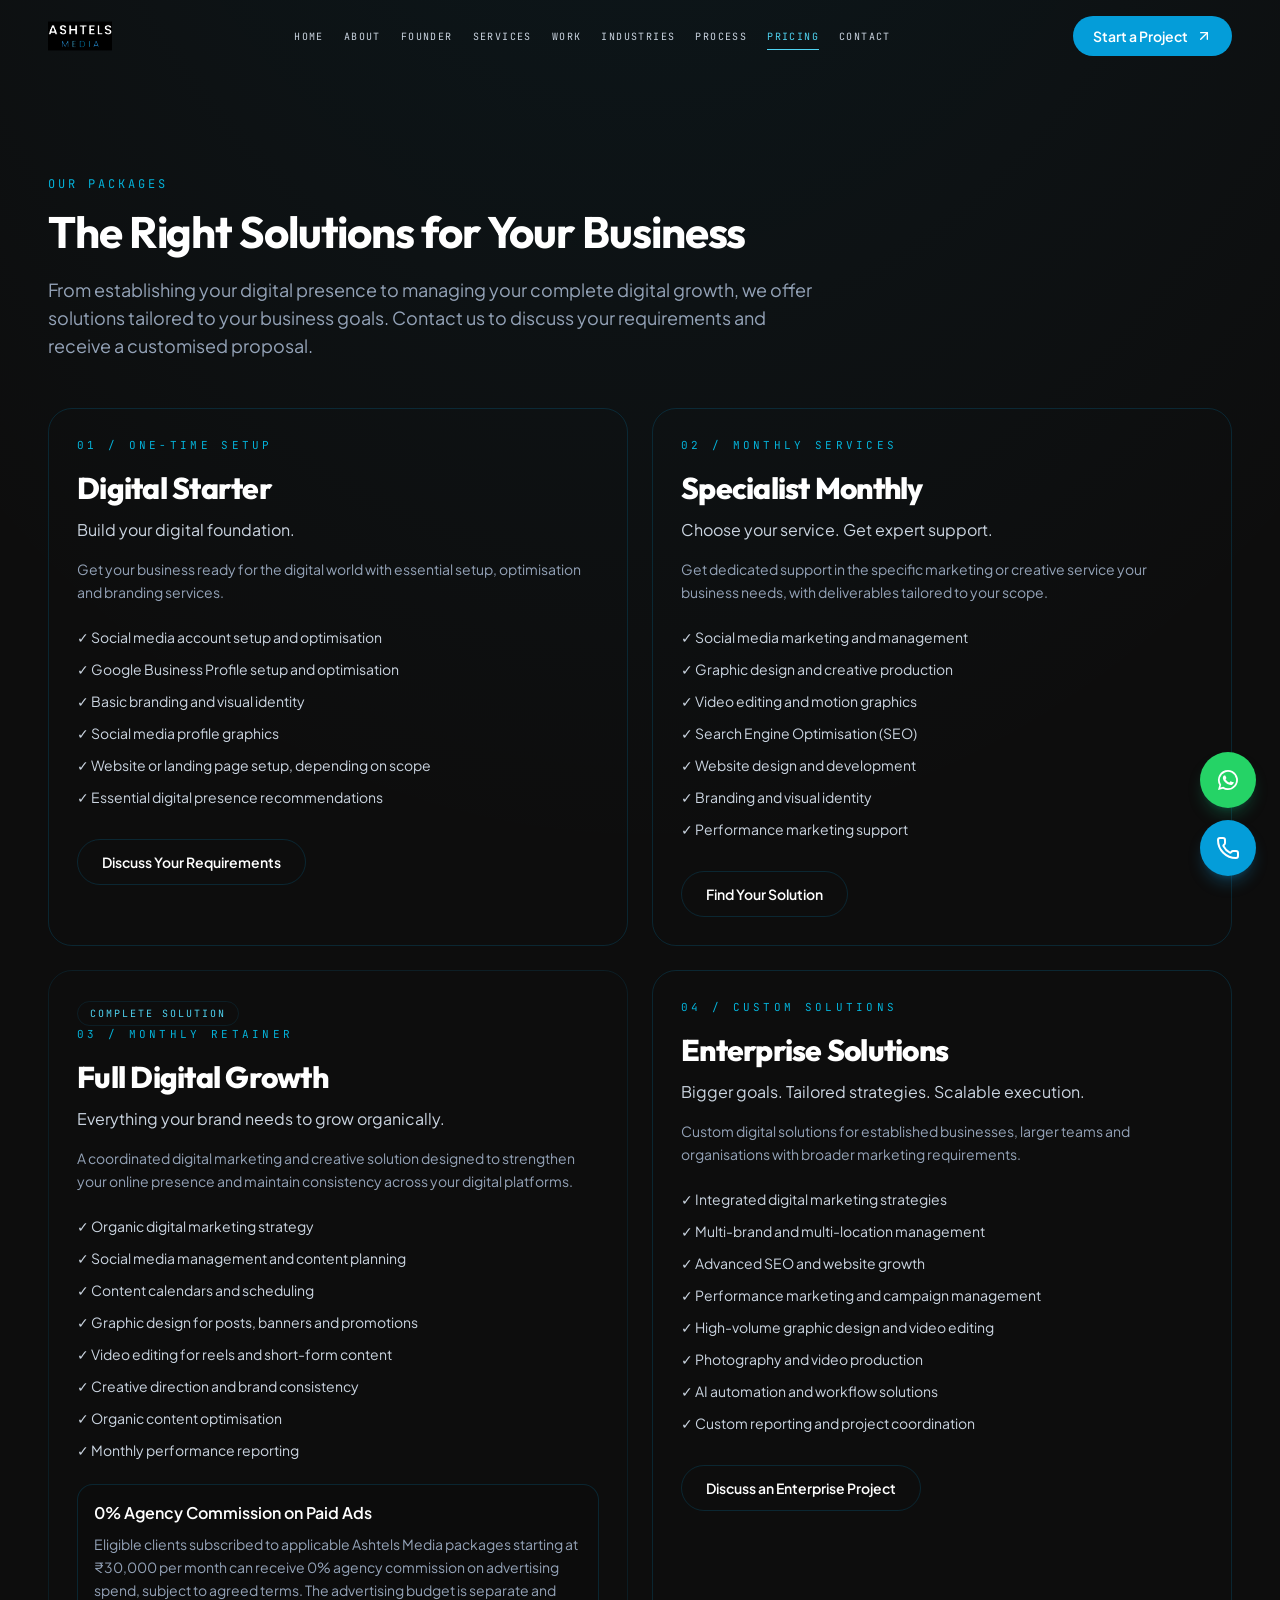
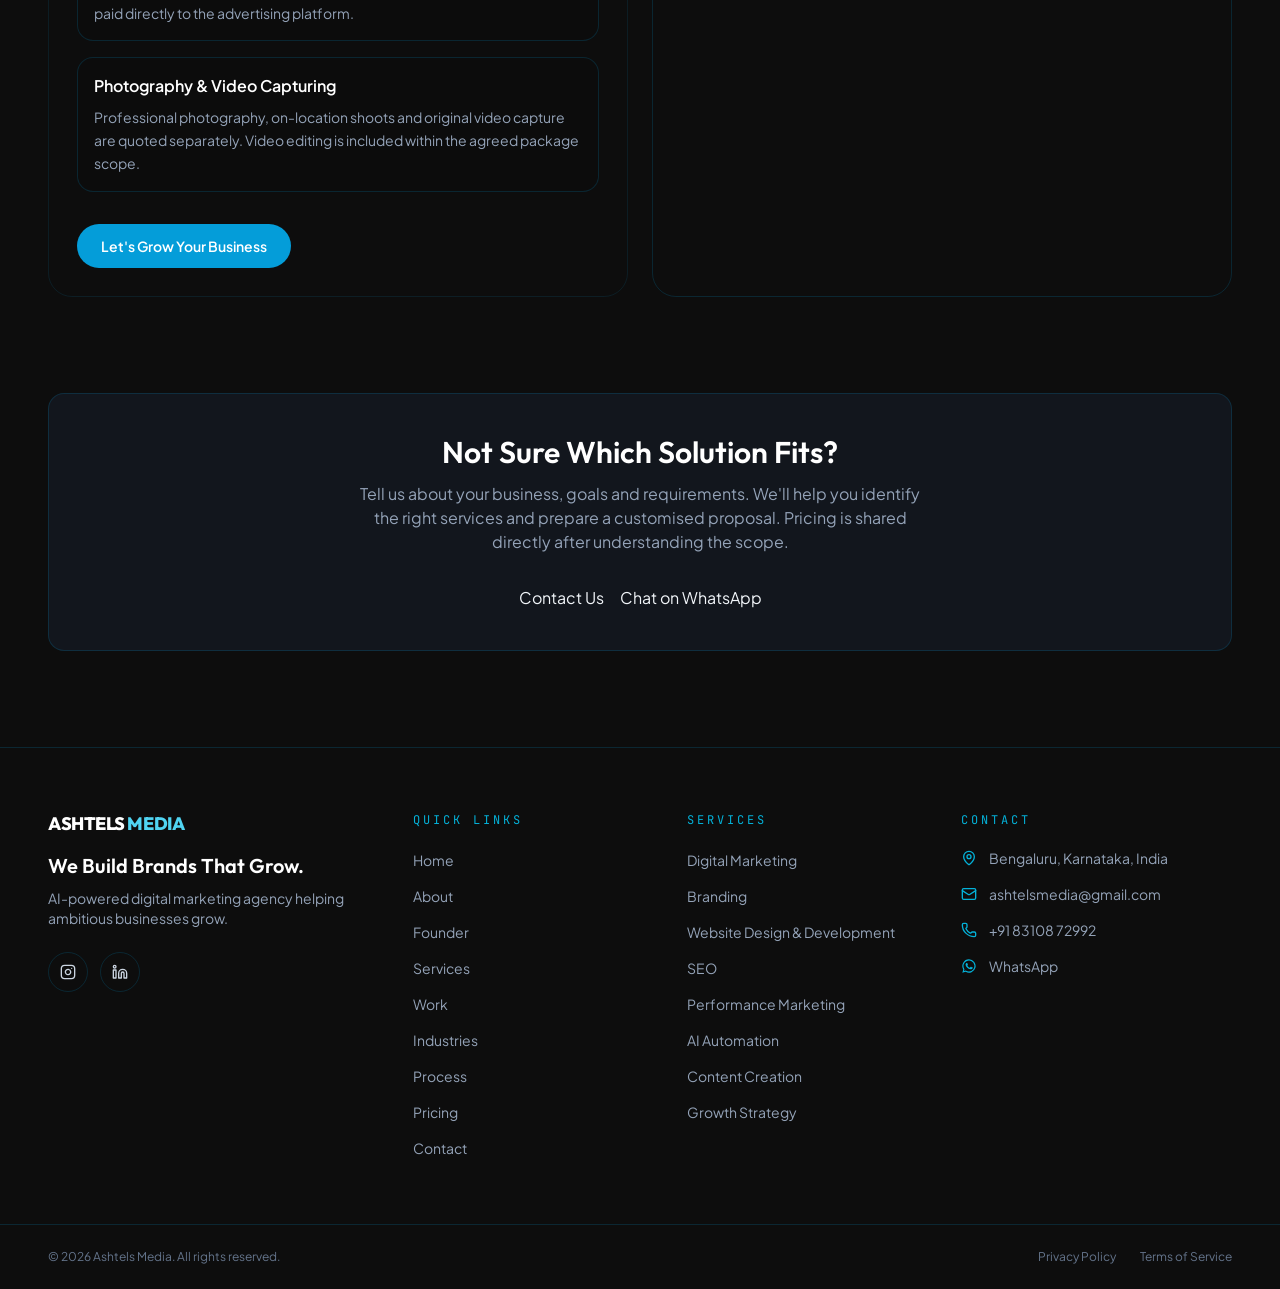
<file: pricing/index.html>
<!doctype html>
<html lang="en">
  <head>
    <meta charset="utf-8" />
    <meta name="viewport" content="width=device-width, initial-scale=1, viewport-fit=cover" />
    <title>Pricing | Ashtels Media — Full Digital Growth from ₹30,000/month</title>
    <meta
      name="description"
      content="Ashtels Media's Full Digital Growth package starts from ₹30,000 per month — digital marketing, social media, content, website, SEO, Google Business, AI workflows and growth strategy."
    />
    <meta name="theme-color" content="#0D0D0D" />
    <link rel="icon" type="image/svg+xml" href="../favicon.svg" />
    <link rel="canonical" href="https://www.ashtelsmedia.com/pricing/" />
    <meta property="og:type" content="website" />
    <meta property="og:site_name" content="Ashtels Media" />
    <meta property="og:title" content="Pricing | Ashtels Media — Full Digital Growth from ₹30,000/month" />
    <meta
      property="og:description"
      content="Ashtels Media's Full Digital Growth package starts from ₹30,000 per month — digital marketing, social media, content, website, SEO, Google Business, AI workflows and growth strategy."
    />
    <meta property="og:url" content="https://www.ashtelsmedia.com/pricing/" />
    <meta property="og:locale" content="en_IN" />
    <meta name="twitter:card" content="summary_large_image" />
    <meta name="twitter:title" content="Pricing | Ashtels Media — Full Digital Growth from ₹30,000/month" />
    <meta
      name="twitter:description"
      content="Ashtels Media's Full Digital Growth package starts from ₹30,000 per month — digital marketing, social media, content, website, SEO, Google Business, AI workflows and growth strategy."
    />
    <link rel="preconnect" href="https://fonts.googleapis.com" />
    <link rel="preconnect" href="https://fonts.gstatic.com" crossorigin />
    <link
      href="https://fonts.googleapis.com/css2?family=Outfit:wght@400;500;600;700;800;900&family=Plus+Jakarta+Sans:wght@400;500;600;700&family=JetBrains+Mono:wght@400;500&display=swap"
      rel="stylesheet"
    />
    <link rel="stylesheet" href="../assets/css/style.css" />
    <script>
      document.documentElement.classList.add("js");
    </script>
  </head>
  <body>
    <div id="root">
      <header id="site-header" class="fixed top-0 inset-x-0 z-50 transition-all duration-300 bg-transparent border-b border-transparent">
        <div class="container-x flex h-16 md:h-[72px] items-center justify-between">
          <a
  class="flex items-center gap-2.5 group"
  aria-label="Ashtels Media — Home"
  href="../index.html"
>
  <img
    src="../assets/img/ashtels-logo.svg"
    alt="Ashtels Media"
    class="h-16 w-auto object-contain transition-transform duration-300 group-hover:scale-105"
  />
</a>
          <nav class="hidden lg:flex items-center gap-5" aria-label="Primary">
            <a
              class="relative font-mono text-[10px] uppercase tracking-[0.14em] transition-colors duration-200 hover:text-brand-bright text-slate-300"
              href="../index.html"
              >Home</a
            ><a
              class="relative font-mono text-[10px] uppercase tracking-[0.14em] transition-colors duration-200 hover:text-brand-bright text-slate-300"
              href="../about/index.html"
              >About</a
            ><a
              class="relative font-mono text-[10px] uppercase tracking-[0.14em] transition-colors duration-200 hover:text-brand-bright text-slate-300"
              href="../founder/index.html"
              >Founder</a
            ><a
              class="relative font-mono text-[10px] uppercase tracking-[0.14em] transition-colors duration-200 hover:text-brand-bright text-slate-300"
              href="../services/index.html"
              >Services</a
            ><a
              class="relative font-mono text-[10px] uppercase tracking-[0.14em] transition-colors duration-200 hover:text-brand-bright text-slate-300"
              href="../work/index.html"
              >Work</a
            ><a
              class="relative font-mono text-[10px] uppercase tracking-[0.14em] transition-colors duration-200 hover:text-brand-bright text-slate-300"
              href="../industries/index.html"
              >Industries</a
            ><a
              class="relative font-mono text-[10px] uppercase tracking-[0.14em] transition-colors duration-200 hover:text-brand-bright text-slate-300"
              href="../process/index.html"
              >Process</a
            ><a
              aria-current="page"
              class="relative font-mono text-[10px] uppercase tracking-[0.14em] transition-colors duration-200 hover:text-brand-bright text-brand-bright"
              href="../pricing/index.html"
              >Pricing<span class="absolute -bottom-1.5 left-0 h-px w-full bg-brand-bright"></span></a
            ><a
              class="relative font-mono text-[10px] uppercase tracking-[0.14em] transition-colors duration-200 hover:text-brand-bright text-slate-300"
              href="../contact/index.html"
              >Contact</a
            >
          </nav>
          <div class="hidden lg:block">
            <a
              class="group inline-flex items-center gap-2 rounded-full bg-brand-blue px-5 py-2.5 text-sm font-semibold text-white transition-all duration-200 hover:bg-brand-cyan hover:shadow-[0_0_24px_rgba(4,178,217,0.4)] active:scale-95"
              href="../contact/index.html"
              >Start a Project<svg
                xmlns="http://www.w3.org/2000/svg"
                width="24"
                height="24"
                viewBox="0 0 24 24"
                fill="none"
                stroke="currentColor"
                stroke-width="2"
                stroke-linecap="round"
                stroke-linejoin="round"
                class="lucide lucide-arrow-up-right h-4 w-4 transition-transform duration-200 group-hover:translate-x-0.5 group-hover:-translate-y-0.5"
                aria-hidden="true"
              >
                <path d="M7 7h10v10"></path>
                <path d="M7 17 17 7"></path></svg
            ></a>
          </div>
          <button
            type="button"
            id="menu-toggle"
            class="lg:hidden inline-flex h-11 w-11 items-center justify-center rounded-full border border-brand-line text-white"
            aria-label="Open menu"
            aria-expanded="false"
          >
            <svg
              xmlns="http://www.w3.org/2000/svg"
              width="24"
              height="24"
              viewBox="0 0 24 24"
              fill="none"
              stroke="currentColor"
              stroke-width="2"
              stroke-linecap="round"
              stroke-linejoin="round"
              class="lucide lucide-menu h-5 w-5"
              aria-hidden="true"
            >
              <path d="M4 12h16"></path>
              <path d="M4 18h16"></path>
              <path d="M4 6h16"></path>
            </svg>
          </button>
        </div>
        <div id="mobile-menu" class="lg:hidden glass border-t border-brand-line" hidden>
          <nav class="container-x flex flex-col py-6" aria-label="Mobile">
            <a href="../index.html" class="block border-b border-brand-line/60 py-4 font-display text-2xl font-semibold tracking-tight text-white"
              >Home</a
            >
            <a href="../about/index.html" class="block border-b border-brand-line/60 py-4 font-display text-2xl font-semibold tracking-tight text-white"
              >About</a
            >
            <a
              href="../founder/index.html"
              class="block border-b border-brand-line/60 py-4 font-display text-2xl font-semibold tracking-tight text-white"
              >Founder</a
            >
            <a
              href="../services/index.html"
              class="block border-b border-brand-line/60 py-4 font-display text-2xl font-semibold tracking-tight text-white"
              >Services</a
            >
            <a href="../work/index.html" class="block border-b border-brand-line/60 py-4 font-display text-2xl font-semibold tracking-tight text-white"
              >Work</a
            >
            <a
              href="../industries/index.html"
              class="block border-b border-brand-line/60 py-4 font-display text-2xl font-semibold tracking-tight text-white"
              >Industries</a
            >
            <a
              href="../process/index.html"
              class="block border-b border-brand-line/60 py-4 font-display text-2xl font-semibold tracking-tight text-white"
              >Process</a
            >
            <a
              href="../pricing/index.html"
              class="block border-b border-brand-line/60 py-4 font-display text-2xl font-semibold tracking-tight text-brand-bright"
              >Pricing</a
            >
            <a
              href="../contact/index.html"
              class="block border-b border-brand-line/60 py-4 font-display text-2xl font-semibold tracking-tight text-white"
              >Contact</a
            >
            <div class="pt-6">
              <a
                href="../contact/index.html"
                class="flex w-full items-center justify-center gap-2 rounded-full bg-brand-blue px-6 py-4 text-base font-semibold text-white"
                >Start a Project
                <svg
                  xmlns="http://www.w3.org/2000/svg"
                  width="24"
                  height="24"
                  viewBox="0 0 24 24"
                  fill="none"
                  stroke="currentColor"
                  stroke-width="2"
                  stroke-linecap="round"
                  stroke-linejoin="round"
                  class="lucide lucide-arrow-up-right h-4 w-4 transition-transform duration-200 group-hover:translate-x-0.5 group-hover:-translate-y-0.5"
                  aria-hidden="true"
                >
                  <path d="M7 7h10v10"></path>
                  <path d="M7 17 17 7"></path></svg
              ></a>
            </div>
          </nav>
        </div>
      </header>
<main class="app-main">

  <!-- PAGE INTRO -->
  <section class="container-x pb-12 pt-36 sm:pt-44" data-reveal>
    <div class="max-w-3xl">
      <p class="font-mono text-xs uppercase tracking-[0.25em] text-brand-cyan">
        Our Packages
      </p>

      <h1 class="mt-4 font-display text-3xl font-bold tracking-tight text-white sm:text-4xl lg:text-[2.75rem] lg:leading-[1.1]">
        The Right Solutions for Your Business
      </h1>

      <p class="mt-5 text-base leading-relaxed text-slate-400 sm:text-lg">
        From establishing your digital presence to managing your complete
        digital growth, we offer solutions tailored to your business goals.
        Contact us to discuss your requirements and receive a customised proposal.
      </p>
    </div>
  </section>

  <!-- PACKAGE CARDS -->
  <section class="container-x pb-20 sm:pb-24">
    <div class="grid gap-6 md:grid-cols-2">

      <!-- 01 DIGITAL STARTER -->
      <article
        class="relative overflow-hidden rounded-3xl border border-brand-line bg-gradient-to-b from-brand-blue/10 via-brand-card to-brand-ink p-7 sm:p-9"
        data-reveal
      >
        <p class="font-mono text-[11px] uppercase tracking-[0.3em] text-brand-cyan">
          01 / One-Time Setup
        </p>

        <h2 class="mt-4 font-display text-3xl font-extrabold tracking-tight text-white">
          Digital Starter
        </h2>

        <p class="mt-3 text-slate-300">
          Build your digital foundation.
        </p>

        <p class="mt-4 text-sm leading-relaxed text-slate-400">
          Get your business ready for the digital world with essential
          setup, optimisation and branding services.
        </p>

        <ul class="mt-6 space-y-3 text-sm text-slate-300">
          <li>✓ Social media account setup and optimisation</li>
          <li>✓ Google Business Profile setup and optimisation</li>
          <li>✓ Basic branding and visual identity</li>
          <li>✓ Social media profile graphics</li>
          <li>✓ Website or landing page setup, depending on scope</li>
          <li>✓ Essential digital presence recommendations</li>
        </ul>

        <a
          class="mt-8 inline-flex items-center justify-center rounded-full border border-brand-line px-6 py-3 text-sm font-semibold text-white transition hover:border-brand-bright hover:text-brand-bright"
          href="https://wa.me/918310872992?text=Hi%20Ashtels%20Media%2C%20I%27m%20interested%20in%20the%20Digital%20Starter%20services."
          target="_blank"
          rel="noopener noreferrer"
        >
          Discuss Your Requirements
        </a>
      </article>

      <!-- 02 SPECIALIST MONTHLY -->
      <article
        class="relative overflow-hidden rounded-3xl border border-brand-line bg-gradient-to-b from-brand-blue/10 via-brand-card to-brand-ink p-7 sm:p-9"
        data-reveal
      >
        <p class="font-mono text-[11px] uppercase tracking-[0.3em] text-brand-cyan">
          02 / Monthly Services
        </p>

        <h2 class="mt-4 font-display text-3xl font-extrabold tracking-tight text-white">
          Specialist Monthly
        </h2>

        <p class="mt-3 text-slate-300">
          Choose your service. Get expert support.
        </p>

        <p class="mt-4 text-sm leading-relaxed text-slate-400">
          Get dedicated support in the specific marketing or creative
          service your business needs, with deliverables tailored to your scope.
        </p>

        <ul class="mt-6 space-y-3 text-sm text-slate-300">
          <li>✓ Social media marketing and management</li>
          <li>✓ Graphic design and creative production</li>
          <li>✓ Video editing and motion graphics</li>
          <li>✓ Search Engine Optimisation (SEO)</li>
          <li>✓ Website design and development</li>
          <li>✓ Branding and visual identity</li>
          <li>✓ Performance marketing support</li>
        </ul>

        <a
          class="mt-8 inline-flex items-center justify-center rounded-full border border-brand-line px-6 py-3 text-sm font-semibold text-white transition hover:border-brand-bright hover:text-brand-bright"
          href="https://wa.me/918310872992?text=Hi%20Ashtels%20Media%2C%20I%27d%20like%20to%20discuss%20your%20Specialist%20Monthly%20services."
          target="_blank"
          rel="noopener noreferrer"
        >
          Find Your Solution
        </a>
      </article>

      <!-- 03 FULL DIGITAL GROWTH -->
      <article
        class="relative overflow-hidden rounded-3xl border border-brand-bright/60 bg-gradient-to-b from-brand-blue/20 via-brand-card to-brand-ink p-7 shadow-[0_0_36px_rgba(4,178,217,0.08)] sm:p-9"
        data-reveal
      >
        <div class="mb-5 inline-flex rounded-full border border-brand-bright/40 bg-brand-blue/15 px-3 py-1 font-mono text-[10px] uppercase tracking-[0.2em] text-brand-bright">
          Complete Solution
        </div>

        <p class="font-mono text-[11px] uppercase tracking-[0.3em] text-brand-cyan">
          03 / Monthly Retainer
        </p>

        <h2 class="mt-4 font-display text-3xl font-extrabold tracking-tight text-white">
          Full Digital Growth
        </h2>

        <p class="mt-3 text-slate-300">
          Everything your brand needs to grow organically.
        </p>

        <p class="mt-4 text-sm leading-relaxed text-slate-400">
          A coordinated digital marketing and creative solution designed
          to strengthen your online presence and maintain consistency
          across your digital platforms.
        </p>

        <ul class="mt-6 space-y-3 text-sm text-slate-300">
          <li>✓ Organic digital marketing strategy</li>
          <li>✓ Social media management and content planning</li>
          <li>✓ Content calendars and scheduling</li>
          <li>✓ Graphic design for posts, banners and promotions</li>
          <li>✓ Video editing for reels and short-form content</li>
          <li>✓ Creative direction and brand consistency</li>
          <li>✓ Organic content optimisation</li>
          <li>✓ Monthly performance reporting</li>
        </ul>

        <div class="mt-6 rounded-2xl border border-brand-line bg-brand-ink/60 p-4">
          <p class="font-semibold text-white">
            0% Agency Commission on Paid Ads
          </p>

          <p class="mt-2 text-sm leading-relaxed text-slate-400">
            Eligible clients subscribed to applicable Ashtels Media packages
            starting at ₹30,000 per month can receive 0% agency commission
            on advertising spend, subject to agreed terms. The advertising
            budget is separate and paid directly to the advertising platform.
          </p>
        </div>

        <div class="mt-4 rounded-2xl border border-brand-line bg-brand-ink/60 p-4">
          <p class="font-semibold text-white">
            Photography &amp; Video Capturing
          </p>

          <p class="mt-2 text-sm leading-relaxed text-slate-400">
            Professional photography, on-location shoots and original
            video capture are quoted separately. Video editing is included
            within the agreed package scope.
          </p>
        </div>

        <a
          class="mt-8 inline-flex items-center justify-center rounded-full bg-brand-blue px-6 py-3 text-sm font-semibold text-white transition hover:bg-brand-cyan"
          href="https://wa.me/918310872992?text=Hi%20Ashtels%20Media%2C%20I%27d%20like%20to%20discuss%20Full%20Digital%20Growth."
          target="_blank"
          rel="noopener noreferrer"
        >
          Let's Grow Your Business
        </a>
      </article>

      <!-- 04 ENTERPRISE SOLUTIONS -->
      <article
        class="relative overflow-hidden rounded-3xl border border-brand-line bg-gradient-to-b from-brand-blue/10 via-brand-card to-brand-ink p-7 sm:p-9"
        data-reveal
      >
        <p class="font-mono text-[11px] uppercase tracking-[0.3em] text-brand-cyan">
          04 / Custom Solutions
        </p>

        <h2 class="mt-4 font-display text-3xl font-extrabold tracking-tight text-white">
          Enterprise Solutions
        </h2>

        <p class="mt-3 text-slate-300">
          Bigger goals. Tailored strategies. Scalable execution.
        </p>

        <p class="mt-4 text-sm leading-relaxed text-slate-400">
          Custom digital solutions for established businesses, larger teams
          and organisations with broader marketing requirements.
        </p>

        <ul class="mt-6 space-y-3 text-sm text-slate-300">
          <li>✓ Integrated digital marketing strategies</li>
          <li>✓ Multi-brand and multi-location management</li>
          <li>✓ Advanced SEO and website growth</li>
          <li>✓ Performance marketing and campaign management</li>
          <li>✓ High-volume graphic design and video editing</li>
          <li>✓ Photography and video production</li>
          <li>✓ AI automation and workflow solutions</li>
          <li>✓ Custom reporting and project coordination</li>
        </ul>

        <a
          class="mt-8 inline-flex items-center justify-center rounded-full border border-brand-line px-6 py-3 text-sm font-semibold text-white transition hover:border-brand-bright hover:text-brand-bright"
          href="https://wa.me/918310872992?text=Hi%20Ashtels%20Media%2C%20I%27d%20like%20to%20discuss%20an%20Enterprise%20project."
          target="_blank"
          rel="noopener noreferrer"
        >
          Discuss an Enterprise Project
        </a>
      </article>

    </div>
  </section>

  <!-- FINAL CONTACT CTA -->
  <section class="container-x pb-20 sm:pb-24">
    <div
      class="rounded-2xl border border-brand-line bg-brand-card p-8 text-center sm:p-10"
      data-reveal
    >
      <h2 class="font-display text-2xl font-semibold text-white sm:text-3xl">
        Not Sure Which Solution Fits?
      </h2>

      <p class="mx-auto mt-3 max-w-xl text-sm text-slate-400 sm:text-base">
        Tell us about your business, goals and requirements. We'll help
        you identify the right services and prepare a customised proposal.
        Pricing is shared directly after understanding the scope.
      </p>

      <div class="mt-8 flex flex-col sm:flex-row items-center justify-center gap-4">
    <a href="../contact/"
       class="btn-primary">
        Contact Us
    </a>

    <a href="https://wa.me/918310872992"
       target="_blank"
       rel="noopener noreferrer"
       class="btn-secondary">
        Chat on WhatsApp
    </a>
</div>
    </div>
  </section>

</main>
      <footer class="relative border-t border-brand-line bg-brand-ink">
        <div class="container-x grid gap-12 py-16 md:grid-cols-2 lg:grid-cols-[1.4fr_1fr_1fr_1.2fr]">
          <div>
            <a href="../index.html"
   class="font-display font-extrabold tracking-tight text-lg leading-none text-white"
   aria-label="Ashtels Media — Home">
  ASHTELS <span class="text-brand-bright">MEDIA</span>
</a>
            <p class="mt-4 font-display text-xl font-semibold text-white">We Build Brands That Grow.</p>
            <p class="mt-2 max-w-xs text-sm text-slate-400">AI-powered digital marketing agency helping ambitious businesses grow.</p>
            <div class="mt-6 flex gap-3">
              <a
                href="https://www.instagram.com/ashtelsmedia"
                target="_blank"
                rel="noopener noreferrer"
                aria-label="Ashtels Media on Instagram"
                class="inline-flex h-10 w-10 items-center justify-center rounded-full border border-brand-line text-slate-300 transition-all duration-200 hover:border-brand-bright hover:text-brand-bright"
                ><svg
                  xmlns="http://www.w3.org/2000/svg"
                  width="24"
                  height="24"
                  viewBox="0 0 24 24"
                  fill="none"
                  stroke="currentColor"
                  stroke-width="2"
                  stroke-linecap="round"
                  stroke-linejoin="round"
                  class="lucide lucide-instagram h-4 w-4"
                  aria-hidden="true"
                >
                  <rect width="20" height="20" x="2" y="2" rx="5" ry="5"></rect>
                  <path d="M16 11.37A4 4 0 1 1 12.63 8 4 4 0 0 1 16 11.37z"></path>
                  <line x1="17.5" x2="17.51" y1="6.5" y2="6.5"></line></svg></a
              ><a
                href="https://www.linkedin.com/company/ashtelsmedia"
                target="_blank"
                rel="noopener noreferrer"
                aria-label="Ashtels Media on LinkedIn"
                class="inline-flex h-10 w-10 items-center justify-center rounded-full border border-brand-line text-slate-300 transition-all duration-200 hover:border-brand-bright hover:text-brand-bright"
                ><svg
                  xmlns="http://www.w3.org/2000/svg"
                  width="24"
                  height="24"
                  viewBox="0 0 24 24"
                  fill="none"
                  stroke="currentColor"
                  stroke-width="2"
                  stroke-linecap="round"
                  stroke-linejoin="round"
                  class="lucide lucide-linkedin h-4 w-4"
                  aria-hidden="true"
                >
                  <path d="M16 8a6 6 0 0 1 6 6v7h-4v-7a2 2 0 0 0-2-2 2 2 0 0 0-2 2v7h-4v-7a6 6 0 0 1 6-6z"></path>
                  <rect width="4" height="12" x="2" y="9"></rect>
                  <circle cx="4" cy="4" r="2"></circle></svg
              ></a>
            </div>
          </div>
          <nav aria-label="Quick links">
            <h3 class="font-mono text-xs uppercase tracking-[0.25em] text-brand-cyan">Quick Links</h3>
            <ul class="mt-5 space-y-3">
              <li><a class="text-sm text-slate-400 transition-colors hover:text-brand-bright" href="../index.html">Home</a></li>
              <li><a class="text-sm text-slate-400 transition-colors hover:text-brand-bright" href="../about/index.html">About</a></li>
              <li><a class="text-sm text-slate-400 transition-colors hover:text-brand-bright" href="../founder/index.html">Founder</a></li>
              <li><a class="text-sm text-slate-400 transition-colors hover:text-brand-bright" href="../services/index.html">Services</a></li>
              <li><a class="text-sm text-slate-400 transition-colors hover:text-brand-bright" href="../work/index.html">Work</a></li>
              <li><a class="text-sm text-slate-400 transition-colors hover:text-brand-bright" href="../industries/index.html">Industries</a></li>
              <li><a class="text-sm text-slate-400 transition-colors hover:text-brand-bright" href="../process/index.html">Process</a></li>
              <li><a class="text-sm text-slate-400 transition-colors hover:text-brand-bright" href="../pricing/index.html">Pricing</a></li>
              <li><a class="text-sm text-slate-400 transition-colors hover:text-brand-bright" href="../contact/index.html">Contact</a></li>
            </ul>
          </nav>
          <nav aria-label="Services">
            <h3 class="font-mono text-xs uppercase tracking-[0.25em] text-brand-cyan">Services</h3>
            <ul class="mt-5 space-y-3">
              <li>
                <a class="text-sm text-slate-400 transition-colors hover:text-brand-bright" href="../services/index.html#digital-marketing"
                  >Digital Marketing</a
                >
              </li>
              <li><a class="text-sm text-slate-400 transition-colors hover:text-brand-bright" href="../services/index.html#branding">Branding</a></li>
              <li>
                <a class="text-sm text-slate-400 transition-colors hover:text-brand-bright" href="../services/index.html#web"
                  >Website Design &amp; Development</a
                >
              </li>
              <li><a class="text-sm text-slate-400 transition-colors hover:text-brand-bright" href="../services/index.html#seo">SEO</a></li>
              <li>
                <a class="text-sm text-slate-400 transition-colors hover:text-brand-bright" href="../services/index.html#performance-marketing"
                  >Performance Marketing</a
                >
              </li>
              <li>
                <a class="text-sm text-slate-400 transition-colors hover:text-brand-bright" href="../services/index.html#ai-automation"
                  >AI Automation</a
                >
              </li>
              <li>
                <a class="text-sm text-slate-400 transition-colors hover:text-brand-bright" href="../services/index.html#content-creation"
                  >Content Creation</a
                >
              </li>
              <li>
                <a class="text-sm text-slate-400 transition-colors hover:text-brand-bright" href="../services/index.html#growth-strategy"
                  >Growth Strategy</a
                >
              </li>
            </ul>
          </nav>
          <div>
            <h3 class="font-mono text-xs uppercase tracking-[0.25em] text-brand-cyan">Contact</h3>
            <ul class="mt-5 space-y-4 text-sm text-slate-400">
              <li class="flex items-start gap-3">
                <svg
                  xmlns="http://www.w3.org/2000/svg"
                  width="24"
                  height="24"
                  viewBox="0 0 24 24"
                  fill="none"
                  stroke="currentColor"
                  stroke-width="2"
                  stroke-linecap="round"
                  stroke-linejoin="round"
                  class="lucide lucide-map-pin mt-0.5 h-4 w-4 shrink-0 text-brand-cyan"
                  aria-hidden="true"
                >
                  <path d="M20 10c0 4.993-5.539 10.193-7.399 11.799a1 1 0 0 1-1.202 0C9.539 20.193 4 14.993 4 10a8 8 0 0 1 16 0"></path>
                  <circle cx="12" cy="10" r="3"></circle></svg
                ><span>Bengaluru, Karnataka, India</span>
              </li>
              <li>
                <a href="mailto:ashtelsmedia@gmail.com" class="flex items-center gap-3 transition-colors hover:text-brand-bright"
                  ><svg
                    xmlns="http://www.w3.org/2000/svg"
                    width="24"
                    height="24"
                    viewBox="0 0 24 24"
                    fill="none"
                    stroke="currentColor"
                    stroke-width="2"
                    stroke-linecap="round"
                    stroke-linejoin="round"
                    class="lucide lucide-mail h-4 w-4 shrink-0 text-brand-cyan"
                    aria-hidden="true"
                  >
                    <path d="m22 7-8.991 5.727a2 2 0 0 1-2.009 0L2 7"></path>
                    <rect x="2" y="4" width="20" height="16" rx="2"></rect></svg
                  >ashtelsmedia@gmail.com</a
                >
              </li>
              <li>
                <a href="tel:+918310872992" class="flex items-center gap-3 transition-colors hover:text-brand-bright"
                  ><svg
                    xmlns="http://www.w3.org/2000/svg"
                    width="24"
                    height="24"
                    viewBox="0 0 24 24"
                    fill="none"
                    stroke="currentColor"
                    stroke-width="2"
                    stroke-linecap="round"
                    stroke-linejoin="round"
                    class="lucide lucide-phone h-4 w-4 shrink-0 text-brand-cyan"
                    aria-hidden="true"
                  >
                    <path
                      d="M13.832 16.568a1 1 0 0 0 1.213-.303l.355-.465A2 2 0 0 1 17 15h3a2 2 0 0 1 2 2v3a2 2 0 0 1-2 2A18 18 0 0 1 2 4a2 2 0 0 1 2-2h3a2 2 0 0 1 2 2v3a2 2 0 0 1-.8 1.6l-.468.351a1 1 0 0 0-.292 1.233 14 14 0 0 0 6.392 6.384"
                    ></path></svg
                  >+91 83108 72992</a
                >
              </li>
              <li>
                <a
                  href="https://wa.me/918310872992?text=Hi%20Ashtels%20Media%2C%20I%27d%20like%20to%20grow%20my%20brand!"
                  target="_blank"
                  rel="noopener noreferrer"
                  class="flex items-center gap-3 transition-colors hover:text-brand-bright"
                  ><svg viewBox="0 0 24 24" class="h-4 w-4 shrink-0 text-brand-cyan" fill="currentColor" aria-hidden="true">
                    <path
                      d="M12 2a10 10 0 0 0-8.6 15.1L2 22l5-1.3A10 10 0 1 0 12 2Zm0 18.2c-1.5 0-3-.4-4.3-1.2l-.3-.2-3 .8.8-2.9-.2-.3A8.2 8.2 0 1 1 12 20.2Zm4.6-6.1c-.3-.1-1.5-.7-1.7-.8-.2-.1-.4-.1-.6.1l-.8 1c-.1.2-.3.2-.5.1a6.7 6.7 0 0 1-3.3-2.9c-.3-.4 0-.5.2-.8l.4-.5c.1-.2.1-.4 0-.5l-.8-1.9c-.2-.5-.4-.4-.6-.4h-.5c-.2 0-.5.1-.7.3-.7.7-1 1.7-.8 2.7.3 1.5 1.2 2.9 2.5 4a8.7 8.7 0 0 0 4.2 2.3c1 .2 2 .1 2.9-.4.5-.3.9-.8 1.1-1.4l.2-.7c-.1-.2-.3-.3-.6-.4Z"
                    ></path></svg
                  >WhatsApp</a
                >
              </li>
            </ul>
          </div>
        </div>
        <div class="border-t border-brand-line">
          <div class="container-x flex flex-col items-center justify-between gap-3 py-6 sm:flex-row">
            <p class="text-xs text-slate-500">© 2026 Ashtels Media. All rights reserved.</p>
            <div class="flex gap-6 text-xs text-slate-500">
              <a class="transition-colors hover:text-brand-bright" href="../privacy/index.html">Privacy Policy</a
              ><a class="transition-colors hover:text-brand-bright" href="../terms/index.html">Terms of Service</a>
            </div>
          </div>
        </div>
      </footer>
      <div class="fixed bottom-5 right-5 z-40 flex flex-col items-end gap-3 sm:bottom-6 sm:right-6" data-reveal>
        <a
          href="https://wa.me/918310872992?text=Hi%20Ashtels%20Media%2C%20I%27d%20like%20to%20grow%20my%20brand!"
          target="_blank"
          rel="noopener noreferrer"
          aria-label="Chat with Ashtels Media on WhatsApp"
          class="anim-pulse-ring group flex h-13 w-13 items-center justify-center rounded-full bg-[#25D366] p-3.5 text-white shadow-lg shadow-emerald-500/25 transition-transform duration-200 hover:scale-110 active:scale-95 sm:h-14 sm:w-14"
          ><svg viewBox="0 0 24 24" class="h-6 w-6" fill="currentColor" aria-hidden="true">
            <path
              d="M12 2a10 10 0 0 0-8.6 15.1L2 22l5-1.3A10 10 0 1 0 12 2Zm0 18.2c-1.5 0-3-.4-4.3-1.2l-.3-.2-3 .8.8-2.9-.2-.3A8.2 8.2 0 1 1 12 20.2Zm4.6-6.1c-.3-.1-1.5-.7-1.7-.8-.2-.1-.4-.1-.6.1l-.8 1c-.1.2-.3.2-.5.1a6.7 6.7 0 0 1-3.3-2.9c-.3-.4 0-.5.2-.8l.4-.5c.1-.2.1-.4 0-.5l-.8-1.9c-.2-.5-.4-.4-.6-.4h-.5c-.2 0-.5.1-.7.3-.7.7-1 1.7-.8 2.7.3 1.5 1.2 2.9 2.5 4a8.7 8.7 0 0 0 4.2 2.3c1 .2 2 .1 2.9-.4.5-.3.9-.8 1.1-1.4l.2-.7c-.1-.2-.3-.3-.6-.4Z"
            ></path></svg
          ><span
            class="pointer-events-none absolute right-full mr-3 hidden whitespace-nowrap rounded-lg bg-brand-card px-3 py-2 text-xs text-white opacity-0 shadow-lg transition-opacity duration-200 group-hover:opacity-100 sm:block"
            >Chat on WhatsApp</span
          ></a
        ><a
          href="tel:+918310872992"
          aria-label="Call Ashtels Media at +91 83108 72992"
          class="group relative flex h-13 w-13 items-center justify-center rounded-full bg-brand-blue p-3.5 text-white shadow-lg shadow-sky-500/25 transition-transform duration-200 hover:scale-110 active:scale-95 sm:h-14 sm:w-14"
          ><svg
            xmlns="http://www.w3.org/2000/svg"
            width="24"
            height="24"
            viewBox="0 0 24 24"
            fill="none"
            stroke="currentColor"
            stroke-width="2"
            stroke-linecap="round"
            stroke-linejoin="round"
            class="lucide lucide-phone h-6 w-6"
            aria-hidden="true"
          >
            <path
              d="M13.832 16.568a1 1 0 0 0 1.213-.303l.355-.465A2 2 0 0 1 17 15h3a2 2 0 0 1 2 2v3a2 2 0 0 1-2 2A18 18 0 0 1 2 4a2 2 0 0 1 2-2h3a2 2 0 0 1 2 2v3a2 2 0 0 1-.8 1.6l-.468.351a1 1 0 0 0-.292 1.233 14 14 0 0 0 6.392 6.384"
            ></path></svg
          ><span
            class="pointer-events-none absolute right-full mr-3 hidden whitespace-nowrap rounded-lg bg-brand-card px-3 py-2 text-xs text-white opacity-0 shadow-lg transition-opacity duration-200 group-hover:opacity-100 sm:block"
            >Call Ashtels Media</span
          ></a
        >
      </div>
    </div>
    <script src="../assets/js/main.js" defer></script>
  </body>
</html>
</file>
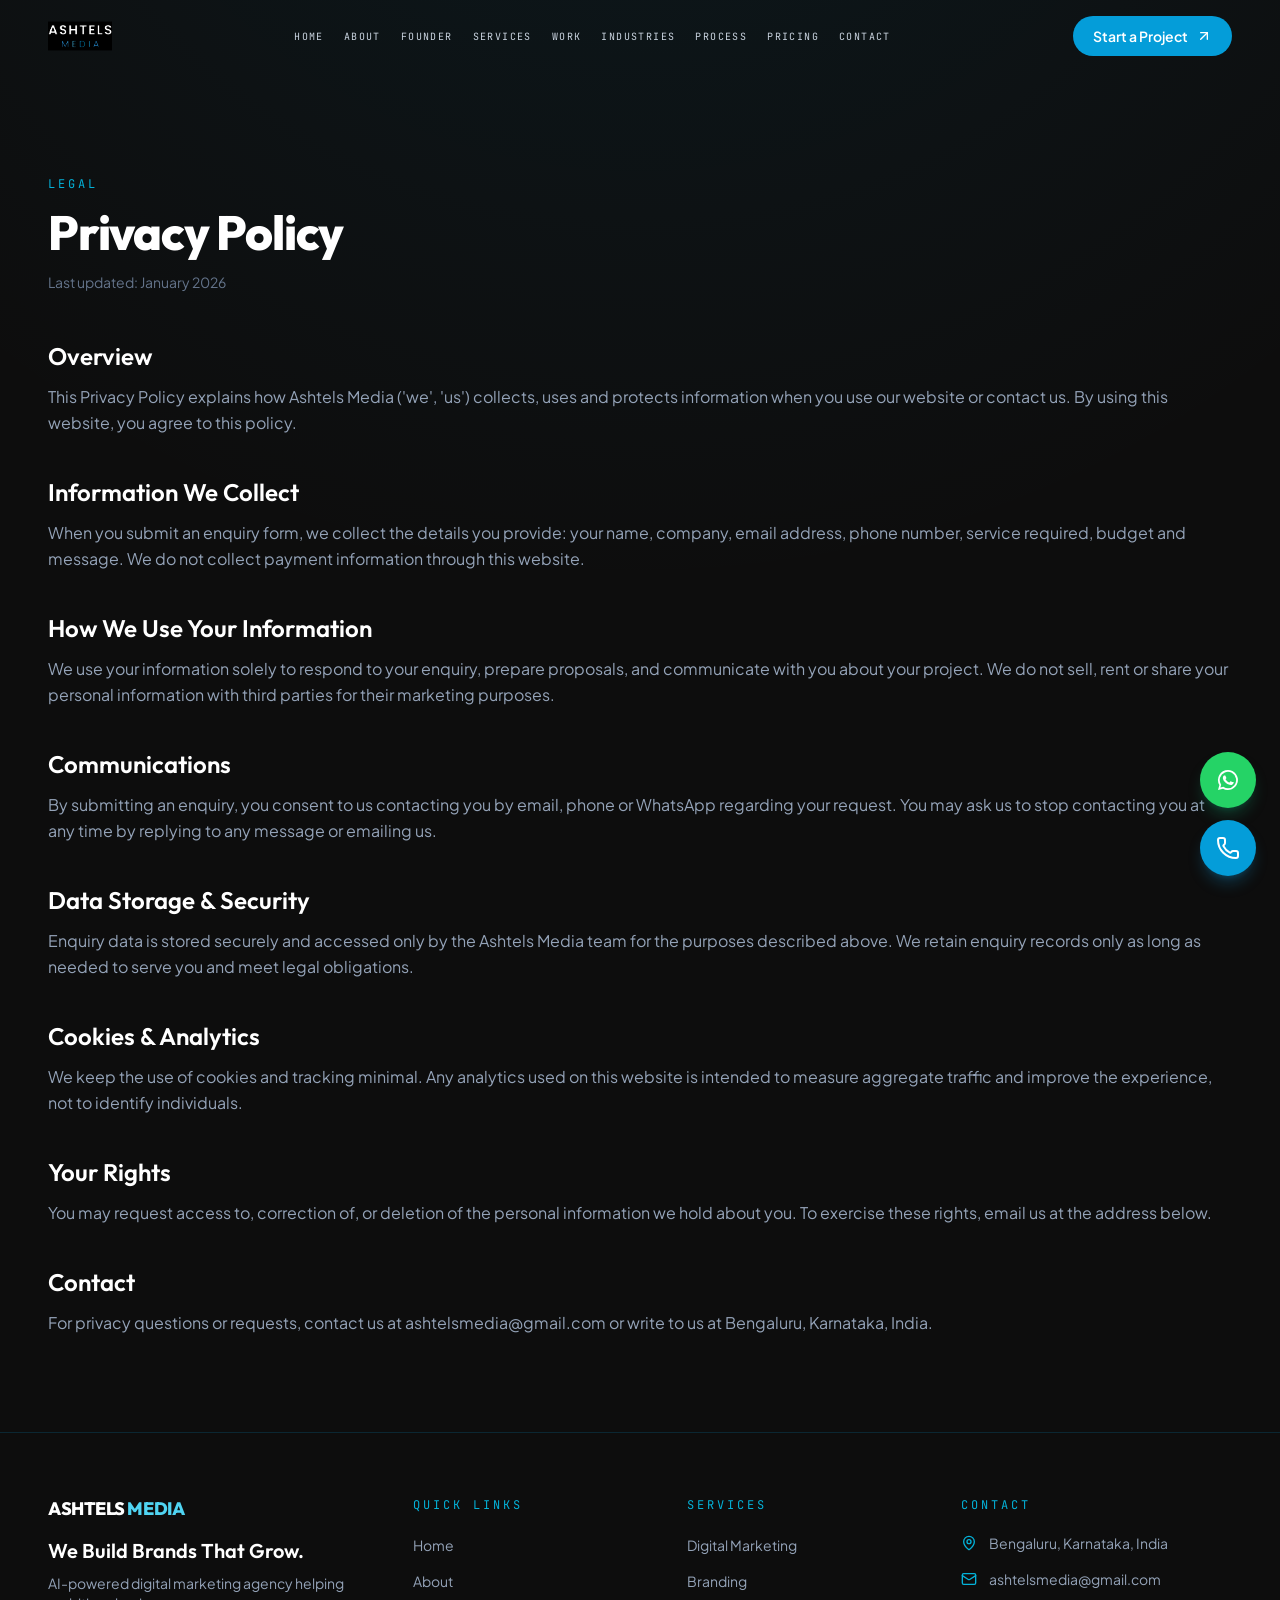
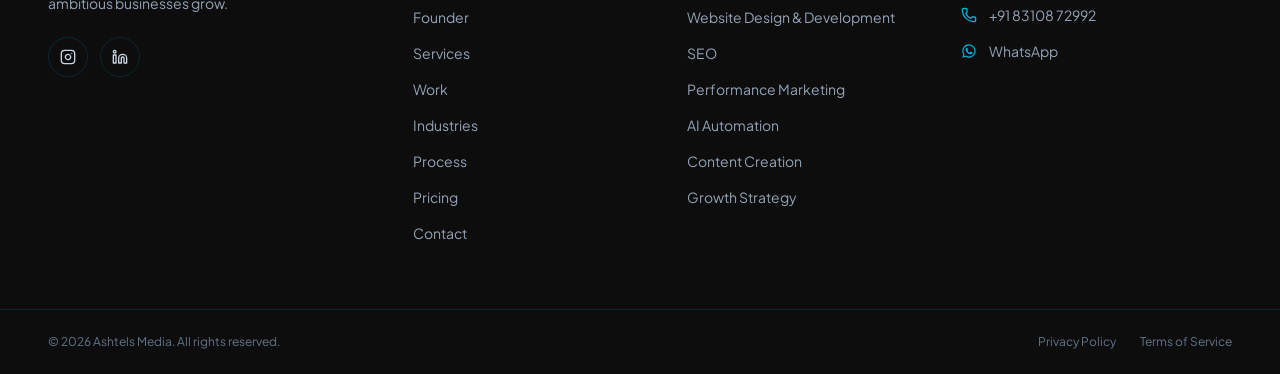
<file: privacy/index.html>
<!doctype html>
<html lang="en">
  <head>
    <meta charset="utf-8" />
    <meta name="viewport" content="width=device-width, initial-scale=1, viewport-fit=cover" />
    <title>Privacy Policy | Ashtels Media</title>
    <meta
      name="description"
      content="How Ashtels Media collects, uses and protects your information when you use our website or contact us."
    />
    <meta name="theme-color" content="#0D0D0D" />
    <link rel="icon" type="image/svg+xml" href="../favicon.svg" />
    <link rel="canonical" href="https://www.ashtelsmedia.com/privacy/" />
    <meta property="og:type" content="website" />
    <meta property="og:site_name" content="Ashtels Media" />
    <meta property="og:title" content="Privacy Policy | Ashtels Media" />
    <meta
      property="og:description"
      content="How Ashtels Media collects, uses and protects your information when you use our website or contact us."
    />
    <meta property="og:url" content="https://www.ashtelsmedia.com/privacy/" />
    <meta property="og:locale" content="en_IN" />
    <meta name="twitter:card" content="summary_large_image" />
    <meta name="twitter:title" content="Privacy Policy | Ashtels Media" />
    <meta
      name="twitter:description"
      content="How Ashtels Media collects, uses and protects your information when you use our website or contact us."
    />
    <link rel="preconnect" href="https://fonts.googleapis.com" />
    <link rel="preconnect" href="https://fonts.gstatic.com" crossorigin />
    <link
      href="https://fonts.googleapis.com/css2?family=Outfit:wght@400;500;600;700;800;900&family=Plus+Jakarta+Sans:wght@400;500;600;700&family=JetBrains+Mono:wght@400;500&display=swap"
      rel="stylesheet"
    />
    <link rel="stylesheet" href="../assets/css/style.css" />
    <script>
      document.documentElement.classList.add("js");
    </script>
  </head>
  <body>
    <div id="root">
      <header id="site-header" class="fixed top-0 inset-x-0 z-50 transition-all duration-300 bg-transparent border-b border-transparent">
        <div class="container-x flex h-16 md:h-[72px] items-center justify-between">
          <a
  class="flex items-center gap-2.5 group"
  aria-label="Ashtels Media — Home"
  href="../index.html"
>
  <img
    src="../assets/img/ashtels-logo.svg"
    alt="Ashtels Media"
    class="h-16 w-auto object-contain transition-transform duration-300 group-hover:scale-105"
  />
</a>
          <nav class="hidden lg:flex items-center gap-5" aria-label="Primary">
            <a
              class="relative font-mono text-[10px] uppercase tracking-[0.14em] transition-colors duration-200 hover:text-brand-bright text-slate-300"
              href="../index.html"
              >Home</a
            ><a
              class="relative font-mono text-[10px] uppercase tracking-[0.14em] transition-colors duration-200 hover:text-brand-bright text-slate-300"
              href="../about/index.html"
              >About</a
            ><a
              class="relative font-mono text-[10px] uppercase tracking-[0.14em] transition-colors duration-200 hover:text-brand-bright text-slate-300"
              href="../founder/index.html"
              >Founder</a
            ><a
              class="relative font-mono text-[10px] uppercase tracking-[0.14em] transition-colors duration-200 hover:text-brand-bright text-slate-300"
              href="../services/index.html"
              >Services</a
            ><a
              class="relative font-mono text-[10px] uppercase tracking-[0.14em] transition-colors duration-200 hover:text-brand-bright text-slate-300"
              href="../work/index.html"
              >Work</a
            ><a
              class="relative font-mono text-[10px] uppercase tracking-[0.14em] transition-colors duration-200 hover:text-brand-bright text-slate-300"
              href="../industries/index.html"
              >Industries</a
            ><a
              class="relative font-mono text-[10px] uppercase tracking-[0.14em] transition-colors duration-200 hover:text-brand-bright text-slate-300"
              href="../process/index.html"
              >Process</a
            ><a
              class="relative font-mono text-[10px] uppercase tracking-[0.14em] transition-colors duration-200 hover:text-brand-bright text-slate-300"
              href="../pricing/index.html"
              >Pricing</a
            ><a
              class="relative font-mono text-[10px] uppercase tracking-[0.14em] transition-colors duration-200 hover:text-brand-bright text-slate-300"
              href="../contact/index.html"
              >Contact</a
            >
          </nav>
          <div class="hidden lg:block">
            <a
              class="group inline-flex items-center gap-2 rounded-full bg-brand-blue px-5 py-2.5 text-sm font-semibold text-white transition-all duration-200 hover:bg-brand-cyan hover:shadow-[0_0_24px_rgba(4,178,217,0.4)] active:scale-95"
              href="../contact/index.html"
              >Start a Project<svg
                xmlns="http://www.w3.org/2000/svg"
                width="24"
                height="24"
                viewBox="0 0 24 24"
                fill="none"
                stroke="currentColor"
                stroke-width="2"
                stroke-linecap="round"
                stroke-linejoin="round"
                class="lucide lucide-arrow-up-right h-4 w-4 transition-transform duration-200 group-hover:translate-x-0.5 group-hover:-translate-y-0.5"
                aria-hidden="true"
              >
                <path d="M7 7h10v10"></path>
                <path d="M7 17 17 7"></path></svg
            ></a>
          </div>
          <button
            type="button"
            id="menu-toggle"
            class="lg:hidden inline-flex h-11 w-11 items-center justify-center rounded-full border border-brand-line text-white"
            aria-label="Open menu"
            aria-expanded="false"
          >
            <svg
              xmlns="http://www.w3.org/2000/svg"
              width="24"
              height="24"
              viewBox="0 0 24 24"
              fill="none"
              stroke="currentColor"
              stroke-width="2"
              stroke-linecap="round"
              stroke-linejoin="round"
              class="lucide lucide-menu h-5 w-5"
              aria-hidden="true"
            >
              <path d="M4 12h16"></path>
              <path d="M4 18h16"></path>
              <path d="M4 6h16"></path>
            </svg>
          </button>
        </div>
        <div id="mobile-menu" class="lg:hidden glass border-t border-brand-line" hidden>
          <nav class="container-x flex flex-col py-6" aria-label="Mobile">
            <a href="../index.html" class="block border-b border-brand-line/60 py-4 font-display text-2xl font-semibold tracking-tight text-white"
              >Home</a
            >
            <a href="../about/index.html" class="block border-b border-brand-line/60 py-4 font-display text-2xl font-semibold tracking-tight text-white"
              >About</a
            >
            <a
              href="../founder/index.html"
              class="block border-b border-brand-line/60 py-4 font-display text-2xl font-semibold tracking-tight text-white"
              >Founder</a
            >
            <a
              href="../services/index.html"
              class="block border-b border-brand-line/60 py-4 font-display text-2xl font-semibold tracking-tight text-white"
              >Services</a
            >
            <a href="../work/index.html" class="block border-b border-brand-line/60 py-4 font-display text-2xl font-semibold tracking-tight text-white"
              >Work</a
            >
            <a
              href="../industries/index.html"
              class="block border-b border-brand-line/60 py-4 font-display text-2xl font-semibold tracking-tight text-white"
              >Industries</a
            >
            <a
              href="../process/index.html"
              class="block border-b border-brand-line/60 py-4 font-display text-2xl font-semibold tracking-tight text-white"
              >Process</a
            >
            <a
              href="../pricing/index.html"
              class="block border-b border-brand-line/60 py-4 font-display text-2xl font-semibold tracking-tight text-white"
              >Pricing</a
            >
            <a
              href="../contact/index.html"
              class="block border-b border-brand-line/60 py-4 font-display text-2xl font-semibold tracking-tight text-white"
              >Contact</a
            >
            <div class="pt-6">
              <a
                href="../contact/index.html"
                class="flex w-full items-center justify-center gap-2 rounded-full bg-brand-blue px-6 py-4 text-base font-semibold text-white"
                >Start a Project
                <svg
                  xmlns="http://www.w3.org/2000/svg"
                  width="24"
                  height="24"
                  viewBox="0 0 24 24"
                  fill="none"
                  stroke="currentColor"
                  stroke-width="2"
                  stroke-linecap="round"
                  stroke-linejoin="round"
                  class="lucide lucide-arrow-up-right h-4 w-4 transition-transform duration-200 group-hover:translate-x-0.5 group-hover:-translate-y-0.5"
                  aria-hidden="true"
                >
                  <path d="M7 7h10v10"></path>
                  <path d="M7 17 17 7"></path></svg
              ></a>
            </div>
          </nav>
        </div>
      </header>
      <main class="app-main">
        <div data-reveal>
          <section class="container-x max-w-4xl pb-24 pt-36 sm:pt-44">
            <div data-reveal>
              <p class="font-mono text-xs uppercase tracking-[0.25em] text-brand-cyan">Legal</p>
              <h1 class="mt-4 font-display text-4xl font-extrabold tracking-tight text-white sm:text-5xl">Privacy Policy</h1>
              <p class="mt-4 text-sm text-slate-500">Last updated: January 2026</p>
            </div>
            <div class="mt-12 space-y-10">
              <div data-reveal>
                <article>
                  <h2 class="font-display text-xl font-semibold text-white sm:text-2xl">Overview</h2>
                  <p class="mt-3 leading-relaxed text-slate-400">
                    This Privacy Policy explains how Ashtels Media ('we', 'us') collects, uses and protects information when you use our
                    website or contact us. By using this website, you agree to this policy.
                  </p>
                </article>
              </div>
              <div data-reveal>
                <article>
                  <h2 class="font-display text-xl font-semibold text-white sm:text-2xl">Information We Collect</h2>
                  <p class="mt-3 leading-relaxed text-slate-400">
                    When you submit an enquiry form, we collect the details you provide: your name, company, email address, phone number,
                    service required, budget and message. We do not collect payment information through this website.
                  </p>
                </article>
              </div>
              <div data-reveal>
                <article>
                  <h2 class="font-display text-xl font-semibold text-white sm:text-2xl">How We Use Your Information</h2>
                  <p class="mt-3 leading-relaxed text-slate-400">
                    We use your information solely to respond to your enquiry, prepare proposals, and communicate with you about your
                    project. We do not sell, rent or share your personal information with third parties for their marketing purposes.
                  </p>
                </article>
              </div>
              <div data-reveal>
                <article>
                  <h2 class="font-display text-xl font-semibold text-white sm:text-2xl">Communications</h2>
                  <p class="mt-3 leading-relaxed text-slate-400">
                    By submitting an enquiry, you consent to us contacting you by email, phone or WhatsApp regarding your request. You may
                    ask us to stop contacting you at any time by replying to any message or emailing us.
                  </p>
                </article>
              </div>
              <div data-reveal>
                <article>
                  <h2 class="font-display text-xl font-semibold text-white sm:text-2xl">Data Storage &amp; Security</h2>
                  <p class="mt-3 leading-relaxed text-slate-400">
                    Enquiry data is stored securely and accessed only by the Ashtels Media team for the purposes described above. We retain
                    enquiry records only as long as needed to serve you and meet legal obligations.
                  </p>
                </article>
              </div>
              <div data-reveal>
                <article>
                  <h2 class="font-display text-xl font-semibold text-white sm:text-2xl">Cookies &amp; Analytics</h2>
                  <p class="mt-3 leading-relaxed text-slate-400">
                    We keep the use of cookies and tracking minimal. Any analytics used on this website is intended to measure aggregate
                    traffic and improve the experience, not to identify individuals.
                  </p>
                </article>
              </div>
              <div data-reveal>
                <article>
                  <h2 class="font-display text-xl font-semibold text-white sm:text-2xl">Your Rights</h2>
                  <p class="mt-3 leading-relaxed text-slate-400">
                    You may request access to, correction of, or deletion of the personal information we hold about you. To exercise these
                    rights, email us at the address below.
                  </p>
                </article>
              </div>
              <div data-reveal>
                <article>
                  <h2 class="font-display text-xl font-semibold text-white sm:text-2xl">Contact</h2>
                  <p class="mt-3 leading-relaxed text-slate-400">
                    For privacy questions or requests, contact us at ashtelsmedia@gmail.com or write to us at Bengaluru, Karnataka, India.
                  </p>
                </article>
              </div>
            </div>
          </section>
        </div>
      </main>
      <footer class="relative border-t border-brand-line bg-brand-ink">
        <div class="container-x grid gap-12 py-16 md:grid-cols-2 lg:grid-cols-[1.4fr_1fr_1fr_1.2fr]">
          <div>
            <a href="../index.html"
   class="font-display font-extrabold tracking-tight text-lg leading-none text-white"
   aria-label="Ashtels Media — Home">
  ASHTELS <span class="text-brand-bright">MEDIA</span>
</a>
            <p class="mt-4 font-display text-xl font-semibold text-white">We Build Brands That Grow.</p>
            <p class="mt-2 max-w-xs text-sm text-slate-400">AI-powered digital marketing agency helping ambitious businesses grow.</p>
            <div class="mt-6 flex gap-3">
              <a
                href="https://www.instagram.com/ashtelsmedia"
                target="_blank"
                rel="noopener noreferrer"
                aria-label="Ashtels Media on Instagram"
                class="inline-flex h-10 w-10 items-center justify-center rounded-full border border-brand-line text-slate-300 transition-all duration-200 hover:border-brand-bright hover:text-brand-bright"
                ><svg
                  xmlns="http://www.w3.org/2000/svg"
                  width="24"
                  height="24"
                  viewBox="0 0 24 24"
                  fill="none"
                  stroke="currentColor"
                  stroke-width="2"
                  stroke-linecap="round"
                  stroke-linejoin="round"
                  class="lucide lucide-instagram h-4 w-4"
                  aria-hidden="true"
                >
                  <rect width="20" height="20" x="2" y="2" rx="5" ry="5"></rect>
                  <path d="M16 11.37A4 4 0 1 1 12.63 8 4 4 0 0 1 16 11.37z"></path>
                  <line x1="17.5" x2="17.51" y1="6.5" y2="6.5"></line></svg></a
              ><a
                href="https://www.linkedin.com/company/ashtelsmedia"
                target="_blank"
                rel="noopener noreferrer"
                aria-label="Ashtels Media on LinkedIn"
                class="inline-flex h-10 w-10 items-center justify-center rounded-full border border-brand-line text-slate-300 transition-all duration-200 hover:border-brand-bright hover:text-brand-bright"
                ><svg
                  xmlns="http://www.w3.org/2000/svg"
                  width="24"
                  height="24"
                  viewBox="0 0 24 24"
                  fill="none"
                  stroke="currentColor"
                  stroke-width="2"
                  stroke-linecap="round"
                  stroke-linejoin="round"
                  class="lucide lucide-linkedin h-4 w-4"
                  aria-hidden="true"
                >
                  <path d="M16 8a6 6 0 0 1 6 6v7h-4v-7a2 2 0 0 0-2-2 2 2 0 0 0-2 2v7h-4v-7a6 6 0 0 1 6-6z"></path>
                  <rect width="4" height="12" x="2" y="9"></rect>
                  <circle cx="4" cy="4" r="2"></circle></svg
              ></a>
            </div>
          </div>
          <nav aria-label="Quick links">
            <h3 class="font-mono text-xs uppercase tracking-[0.25em] text-brand-cyan">Quick Links</h3>
            <ul class="mt-5 space-y-3">
              <li><a class="text-sm text-slate-400 transition-colors hover:text-brand-bright" href="../index.html">Home</a></li>
              <li><a class="text-sm text-slate-400 transition-colors hover:text-brand-bright" href="../about/index.html">About</a></li>
              <li><a class="text-sm text-slate-400 transition-colors hover:text-brand-bright" href="../founder/index.html">Founder</a></li>
              <li><a class="text-sm text-slate-400 transition-colors hover:text-brand-bright" href="../services/index.html">Services</a></li>
              <li><a class="text-sm text-slate-400 transition-colors hover:text-brand-bright" href="../work/index.html">Work</a></li>
              <li><a class="text-sm text-slate-400 transition-colors hover:text-brand-bright" href="../industries/index.html">Industries</a></li>
              <li><a class="text-sm text-slate-400 transition-colors hover:text-brand-bright" href="../process/index.html">Process</a></li>
              <li><a class="text-sm text-slate-400 transition-colors hover:text-brand-bright" href="../pricing/index.html">Pricing</a></li>
              <li><a class="text-sm text-slate-400 transition-colors hover:text-brand-bright" href="../contact/index.html">Contact</a></li>
            </ul>
          </nav>
          <nav aria-label="Services">
            <h3 class="font-mono text-xs uppercase tracking-[0.25em] text-brand-cyan">Services</h3>
            <ul class="mt-5 space-y-3">
              <li>
                <a class="text-sm text-slate-400 transition-colors hover:text-brand-bright" href="../services/index.html#digital-marketing"
                  >Digital Marketing</a
                >
              </li>
              <li><a class="text-sm text-slate-400 transition-colors hover:text-brand-bright" href="../services/index.html#branding">Branding</a></li>
              <li>
                <a class="text-sm text-slate-400 transition-colors hover:text-brand-bright" href="../services/index.html#web"
                  >Website Design &amp; Development</a
                >
              </li>
              <li><a class="text-sm text-slate-400 transition-colors hover:text-brand-bright" href="../services/index.html#seo">SEO</a></li>
              <li>
                <a class="text-sm text-slate-400 transition-colors hover:text-brand-bright" href="../services/index.html#performance-marketing"
                  >Performance Marketing</a
                >
              </li>
              <li>
                <a class="text-sm text-slate-400 transition-colors hover:text-brand-bright" href="../services/index.html#ai-automation"
                  >AI Automation</a
                >
              </li>
              <li>
                <a class="text-sm text-slate-400 transition-colors hover:text-brand-bright" href="../services/index.html#content-creation"
                  >Content Creation</a
                >
              </li>
              <li>
                <a class="text-sm text-slate-400 transition-colors hover:text-brand-bright" href="../services/index.html#growth-strategy"
                  >Growth Strategy</a
                >
              </li>
            </ul>
          </nav>
          <div>
            <h3 class="font-mono text-xs uppercase tracking-[0.25em] text-brand-cyan">Contact</h3>
            <ul class="mt-5 space-y-4 text-sm text-slate-400">
              <li class="flex items-start gap-3">
                <svg
                  xmlns="http://www.w3.org/2000/svg"
                  width="24"
                  height="24"
                  viewBox="0 0 24 24"
                  fill="none"
                  stroke="currentColor"
                  stroke-width="2"
                  stroke-linecap="round"
                  stroke-linejoin="round"
                  class="lucide lucide-map-pin mt-0.5 h-4 w-4 shrink-0 text-brand-cyan"
                  aria-hidden="true"
                >
                  <path d="M20 10c0 4.993-5.539 10.193-7.399 11.799a1 1 0 0 1-1.202 0C9.539 20.193 4 14.993 4 10a8 8 0 0 1 16 0"></path>
                  <circle cx="12" cy="10" r="3"></circle></svg
                ><span>Bengaluru, Karnataka, India</span>
              </li>
              <li>
                <a href="mailto:ashtelsmedia@gmail.com" class="flex items-center gap-3 transition-colors hover:text-brand-bright"
                  ><svg
                    xmlns="http://www.w3.org/2000/svg"
                    width="24"
                    height="24"
                    viewBox="0 0 24 24"
                    fill="none"
                    stroke="currentColor"
                    stroke-width="2"
                    stroke-linecap="round"
                    stroke-linejoin="round"
                    class="lucide lucide-mail h-4 w-4 shrink-0 text-brand-cyan"
                    aria-hidden="true"
                  >
                    <path d="m22 7-8.991 5.727a2 2 0 0 1-2.009 0L2 7"></path>
                    <rect x="2" y="4" width="20" height="16" rx="2"></rect></svg
                  >ashtelsmedia@gmail.com</a
                >
              </li>
              <li>
                <a href="tel:+918310872992" class="flex items-center gap-3 transition-colors hover:text-brand-bright"
                  ><svg
                    xmlns="http://www.w3.org/2000/svg"
                    width="24"
                    height="24"
                    viewBox="0 0 24 24"
                    fill="none"
                    stroke="currentColor"
                    stroke-width="2"
                    stroke-linecap="round"
                    stroke-linejoin="round"
                    class="lucide lucide-phone h-4 w-4 shrink-0 text-brand-cyan"
                    aria-hidden="true"
                  >
                    <path
                      d="M13.832 16.568a1 1 0 0 0 1.213-.303l.355-.465A2 2 0 0 1 17 15h3a2 2 0 0 1 2 2v3a2 2 0 0 1-2 2A18 18 0 0 1 2 4a2 2 0 0 1 2-2h3a2 2 0 0 1 2 2v3a2 2 0 0 1-.8 1.6l-.468.351a1 1 0 0 0-.292 1.233 14 14 0 0 0 6.392 6.384"
                    ></path></svg
                  >+91 83108 72992</a
                >
              </li>
              <li>
                <a
                  href="https://wa.me/918310872992?text=Hi%20Ashtels%20Media%2C%20I%27d%20like%20to%20grow%20my%20brand!"
                  target="_blank"
                  rel="noopener noreferrer"
                  class="flex items-center gap-3 transition-colors hover:text-brand-bright"
                  ><svg viewBox="0 0 24 24" class="h-4 w-4 shrink-0 text-brand-cyan" fill="currentColor" aria-hidden="true">
                    <path
                      d="M12 2a10 10 0 0 0-8.6 15.1L2 22l5-1.3A10 10 0 1 0 12 2Zm0 18.2c-1.5 0-3-.4-4.3-1.2l-.3-.2-3 .8.8-2.9-.2-.3A8.2 8.2 0 1 1 12 20.2Zm4.6-6.1c-.3-.1-1.5-.7-1.7-.8-.2-.1-.4-.1-.6.1l-.8 1c-.1.2-.3.2-.5.1a6.7 6.7 0 0 1-3.3-2.9c-.3-.4 0-.5.2-.8l.4-.5c.1-.2.1-.4 0-.5l-.8-1.9c-.2-.5-.4-.4-.6-.4h-.5c-.2 0-.5.1-.7.3-.7.7-1 1.7-.8 2.7.3 1.5 1.2 2.9 2.5 4a8.7 8.7 0 0 0 4.2 2.3c1 .2 2 .1 2.9-.4.5-.3.9-.8 1.1-1.4l.2-.7c-.1-.2-.3-.3-.6-.4Z"
                    ></path></svg
                  >WhatsApp</a
                >
              </li>
            </ul>
          </div>
        </div>
        <div class="border-t border-brand-line">
          <div class="container-x flex flex-col items-center justify-between gap-3 py-6 sm:flex-row">
            <p class="text-xs text-slate-500">© 2026 Ashtels Media. All rights reserved.</p>
            <div class="flex gap-6 text-xs text-slate-500">
              <a class="transition-colors hover:text-brand-bright" href="../privacy/index.html">Privacy Policy</a
              ><a class="transition-colors hover:text-brand-bright" href="../terms/index.html">Terms of Service</a>
            </div>
          </div>
        </div>
      </footer>
      <div class="fixed bottom-5 right-5 z-40 flex flex-col items-end gap-3 sm:bottom-6 sm:right-6" data-reveal>
        <a
          href="https://wa.me/918310872992?text=Hi%20Ashtels%20Media%2C%20I%27d%20like%20to%20grow%20my%20brand!"
          target="_blank"
          rel="noopener noreferrer"
          aria-label="Chat with Ashtels Media on WhatsApp"
          class="anim-pulse-ring group flex h-13 w-13 items-center justify-center rounded-full bg-[#25D366] p-3.5 text-white shadow-lg shadow-emerald-500/25 transition-transform duration-200 hover:scale-110 active:scale-95 sm:h-14 sm:w-14"
          ><svg viewBox="0 0 24 24" class="h-6 w-6" fill="currentColor" aria-hidden="true">
            <path
              d="M12 2a10 10 0 0 0-8.6 15.1L2 22l5-1.3A10 10 0 1 0 12 2Zm0 18.2c-1.5 0-3-.4-4.3-1.2l-.3-.2-3 .8.8-2.9-.2-.3A8.2 8.2 0 1 1 12 20.2Zm4.6-6.1c-.3-.1-1.5-.7-1.7-.8-.2-.1-.4-.1-.6.1l-.8 1c-.1.2-.3.2-.5.1a6.7 6.7 0 0 1-3.3-2.9c-.3-.4 0-.5.2-.8l.4-.5c.1-.2.1-.4 0-.5l-.8-1.9c-.2-.5-.4-.4-.6-.4h-.5c-.2 0-.5.1-.7.3-.7.7-1 1.7-.8 2.7.3 1.5 1.2 2.9 2.5 4a8.7 8.7 0 0 0 4.2 2.3c1 .2 2 .1 2.9-.4.5-.3.9-.8 1.1-1.4l.2-.7c-.1-.2-.3-.3-.6-.4Z"
            ></path></svg
          ><span
            class="pointer-events-none absolute right-full mr-3 hidden whitespace-nowrap rounded-lg bg-brand-card px-3 py-2 text-xs text-white opacity-0 shadow-lg transition-opacity duration-200 group-hover:opacity-100 sm:block"
            >Chat on WhatsApp</span
          ></a
        ><a
          href="tel:+918310872992"
          aria-label="Call Ashtels Media at +91 83108 72992"
          class="group relative flex h-13 w-13 items-center justify-center rounded-full bg-brand-blue p-3.5 text-white shadow-lg shadow-sky-500/25 transition-transform duration-200 hover:scale-110 active:scale-95 sm:h-14 sm:w-14"
          ><svg
            xmlns="http://www.w3.org/2000/svg"
            width="24"
            height="24"
            viewBox="0 0 24 24"
            fill="none"
            stroke="currentColor"
            stroke-width="2"
            stroke-linecap="round"
            stroke-linejoin="round"
            class="lucide lucide-phone h-6 w-6"
            aria-hidden="true"
          >
            <path
              d="M13.832 16.568a1 1 0 0 0 1.213-.303l.355-.465A2 2 0 0 1 17 15h3a2 2 0 0 1 2 2v3a2 2 0 0 1-2 2A18 18 0 0 1 2 4a2 2 0 0 1 2-2h3a2 2 0 0 1 2 2v3a2 2 0 0 1-.8 1.6l-.468.351a1 1 0 0 0-.292 1.233 14 14 0 0 0 6.392 6.384"
            ></path></svg
          ><span
            class="pointer-events-none absolute right-full mr-3 hidden whitespace-nowrap rounded-lg bg-brand-card px-3 py-2 text-xs text-white opacity-0 shadow-lg transition-opacity duration-200 group-hover:opacity-100 sm:block"
            >Call Ashtels Media</span
          ></a
        >
      </div>
    </div>
    <script src="../assets/js/main.js" defer></script>
  </body>
</html>
</file>
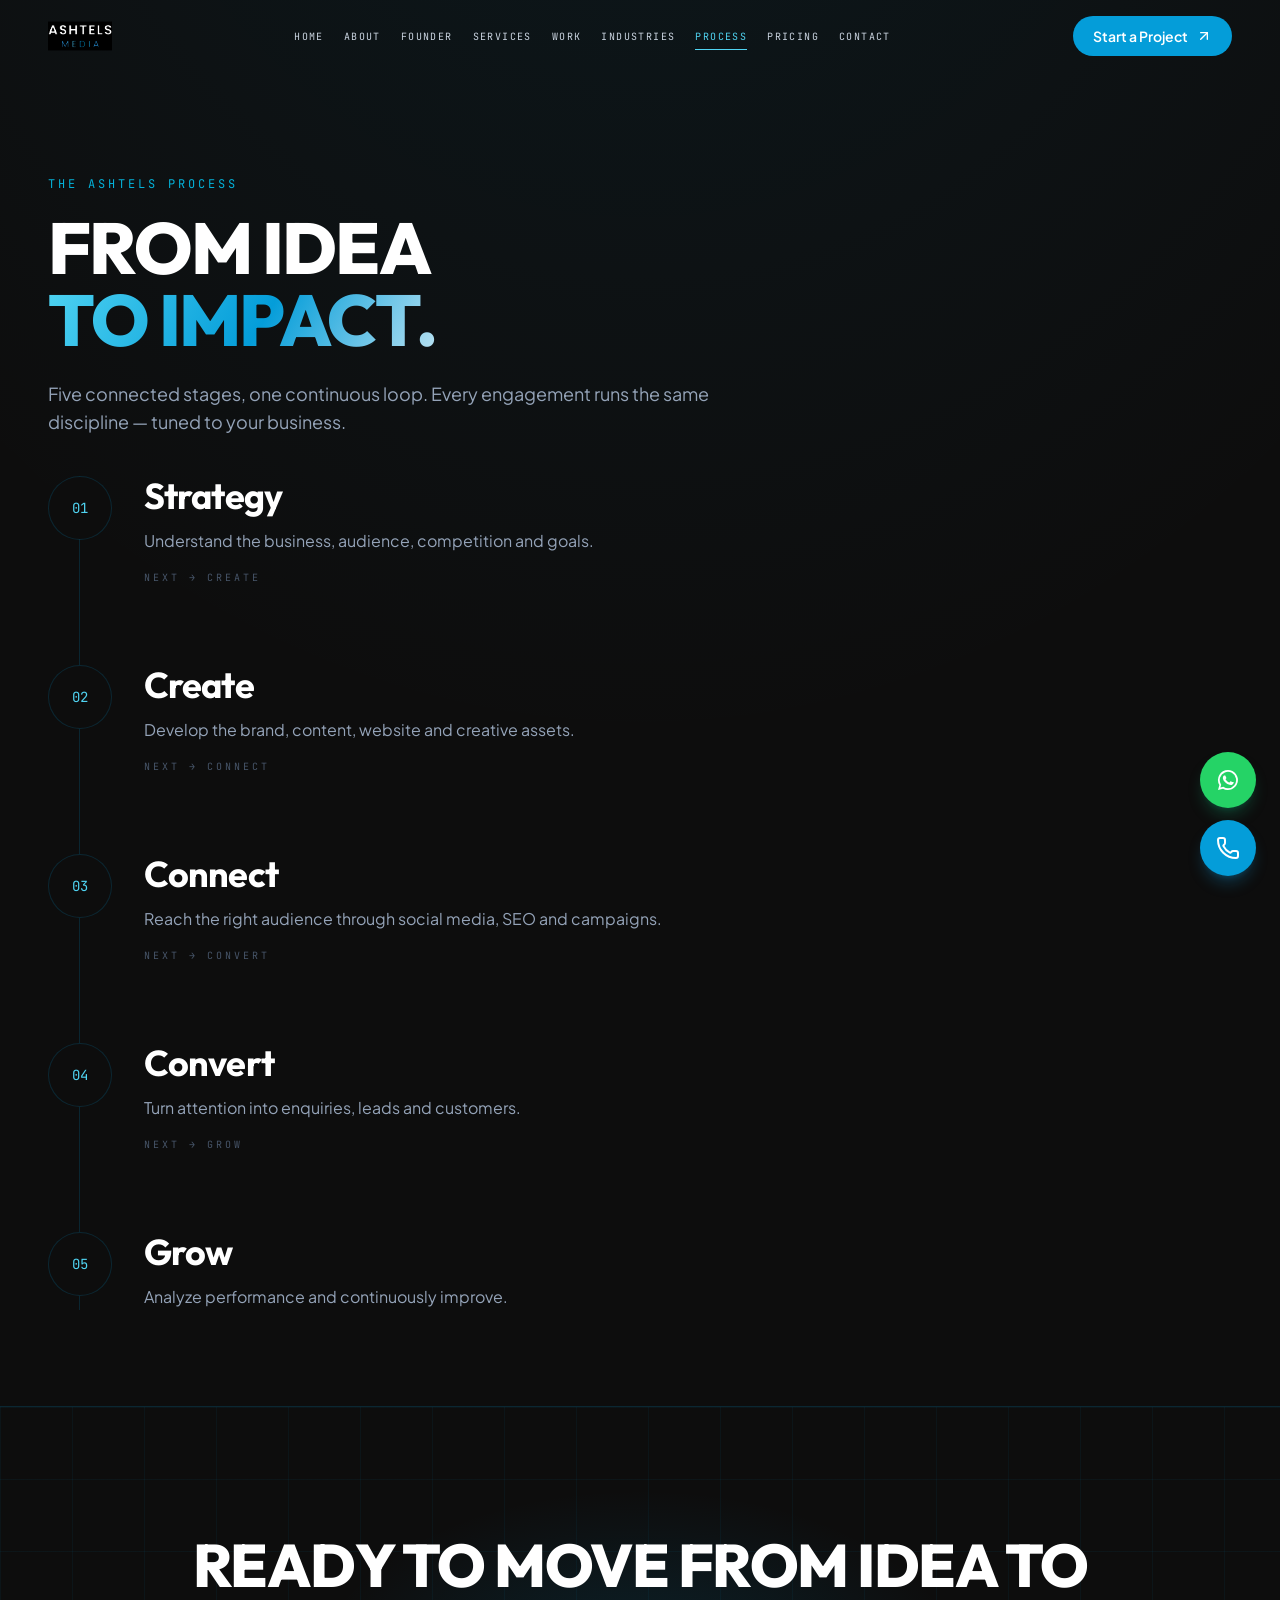
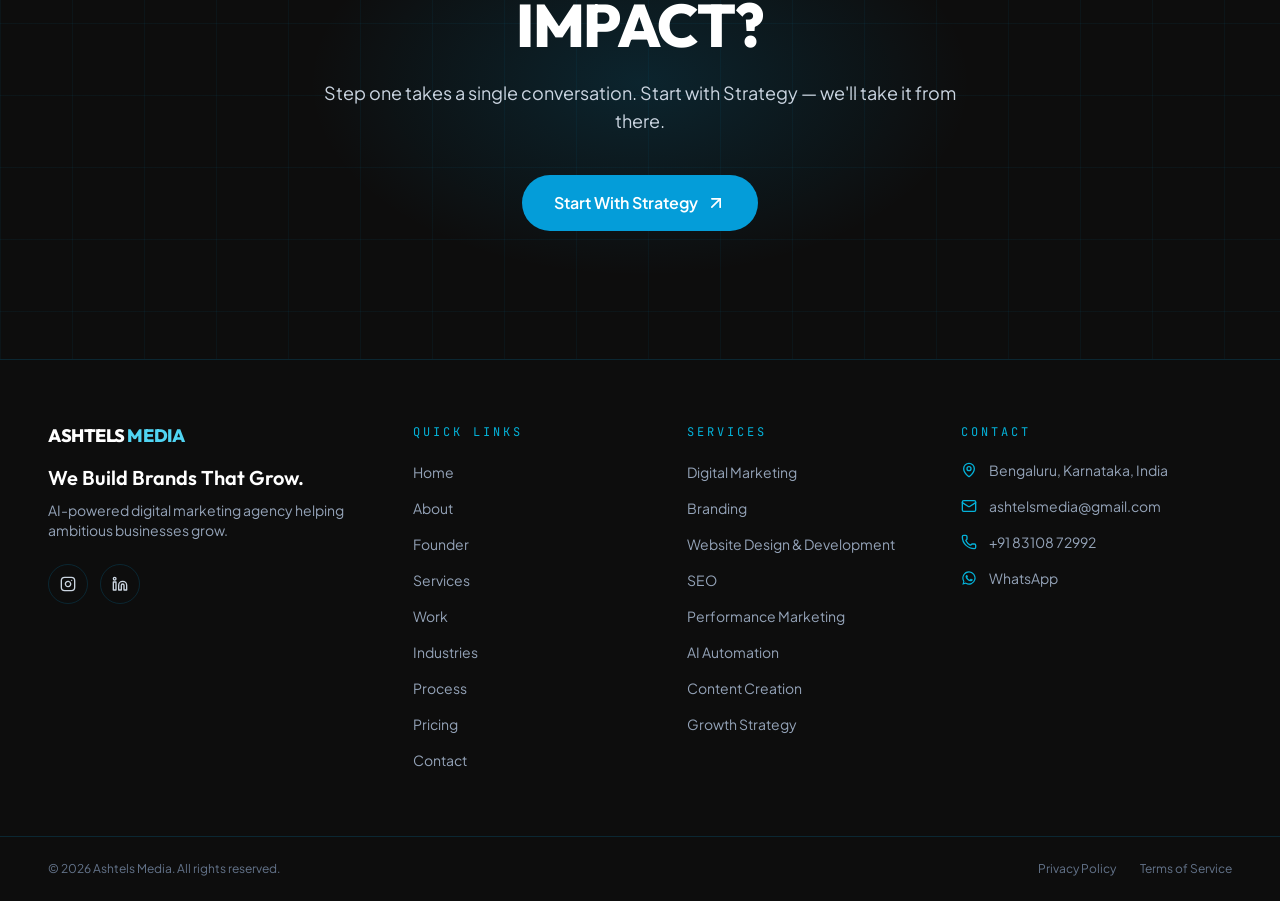
<file: process/index.html>
<!doctype html>
<html lang="en">
  <head>
    <meta charset="utf-8" />
    <meta name="viewport" content="width=device-width, initial-scale=1, viewport-fit=cover" />
    <title>Our Process: From Idea to Impact | Ashtels Media</title>
    <meta
      name="description"
      content="The Ashtels Media growth process — Strategy, Create, Connect, Convert, Grow — a five-step system that takes your brand from idea to impact."
    />
    <meta name="theme-color" content="#0D0D0D" />
    <link rel="icon" type="image/svg+xml" href="../favicon.svg" />
    <link rel="canonical" href="https://www.ashtelsmedia.com/process/" />
    <meta property="og:type" content="website" />
    <meta property="og:site_name" content="Ashtels Media" />
    <meta property="og:title" content="Our Process: From Idea to Impact | Ashtels Media" />
    <meta
      property="og:description"
      content="The Ashtels Media growth process — Strategy, Create, Connect, Convert, Grow — a five-step system that takes your brand from idea to impact."
    />
    <meta property="og:url" content="https://www.ashtelsmedia.com/process/" />
    <meta property="og:locale" content="en_IN" />
    <meta name="twitter:card" content="summary_large_image" />
    <meta name="twitter:title" content="Our Process: From Idea to Impact | Ashtels Media" />
    <meta
      name="twitter:description"
      content="The Ashtels Media growth process — Strategy, Create, Connect, Convert, Grow — a five-step system that takes your brand from idea to impact."
    />
    <link rel="preconnect" href="https://fonts.googleapis.com" />
    <link rel="preconnect" href="https://fonts.gstatic.com" crossorigin />
    <link
      href="https://fonts.googleapis.com/css2?family=Outfit:wght@400;500;600;700;800;900&family=Plus+Jakarta+Sans:wght@400;500;600;700&family=JetBrains+Mono:wght@400;500&display=swap"
      rel="stylesheet"
    />
    <link rel="stylesheet" href="../assets/css/style.css" />
    <script>
      document.documentElement.classList.add("js");
    </script>
  </head>
  <body>
    <div id="root">
      <header id="site-header" class="fixed top-0 inset-x-0 z-50 transition-all duration-300 bg-transparent border-b border-transparent">
        <div class="container-x flex h-16 md:h-[72px] items-center justify-between">
          <a
  class="flex items-center gap-2.5 group"
  aria-label="Ashtels Media — Home"
  href="../index.html"
>
  <img
    src="../assets/img/ashtels-logo.svg"
    alt="Ashtels Media"
    class="h-16 w-auto object-contain transition-transform duration-300 group-hover:scale-105"
  />
</a>
          <nav class="hidden lg:flex items-center gap-5" aria-label="Primary">
            <a
              class="relative font-mono text-[10px] uppercase tracking-[0.14em] transition-colors duration-200 hover:text-brand-bright text-slate-300"
              href="../index.html"
              >Home</a
            ><a
              class="relative font-mono text-[10px] uppercase tracking-[0.14em] transition-colors duration-200 hover:text-brand-bright text-slate-300"
              href="../about/index.html"
              >About</a
            ><a
              class="relative font-mono text-[10px] uppercase tracking-[0.14em] transition-colors duration-200 hover:text-brand-bright text-slate-300"
              href="../founder/index.html"
              >Founder</a
            ><a
              class="relative font-mono text-[10px] uppercase tracking-[0.14em] transition-colors duration-200 hover:text-brand-bright text-slate-300"
              href="../services/index.html"
              >Services</a
            ><a
              class="relative font-mono text-[10px] uppercase tracking-[0.14em] transition-colors duration-200 hover:text-brand-bright text-slate-300"
              href="../work/index.html"
              >Work</a
            ><a
              class="relative font-mono text-[10px] uppercase tracking-[0.14em] transition-colors duration-200 hover:text-brand-bright text-slate-300"
              href="../industries/index.html"
              >Industries</a
            ><a
              aria-current="page"
              class="relative font-mono text-[10px] uppercase tracking-[0.14em] transition-colors duration-200 hover:text-brand-bright text-brand-bright"
              href="../process/index.html"
              >Process<span class="absolute -bottom-1.5 left-0 h-px w-full bg-brand-bright"></span></a
            ><a
              class="relative font-mono text-[10px] uppercase tracking-[0.14em] transition-colors duration-200 hover:text-brand-bright text-slate-300"
              href="../pricing/index.html"
              >Pricing</a
            ><a
              class="relative font-mono text-[10px] uppercase tracking-[0.14em] transition-colors duration-200 hover:text-brand-bright text-slate-300"
              href="../contact/index.html"
              >Contact</a
            >
          </nav>
          <div class="hidden lg:block">
            <a
              class="group inline-flex items-center gap-2 rounded-full bg-brand-blue px-5 py-2.5 text-sm font-semibold text-white transition-all duration-200 hover:bg-brand-cyan hover:shadow-[0_0_24px_rgba(4,178,217,0.4)] active:scale-95"
              href="../contact/index.html"
              >Start a Project<svg
                xmlns="http://www.w3.org/2000/svg"
                width="24"
                height="24"
                viewBox="0 0 24 24"
                fill="none"
                stroke="currentColor"
                stroke-width="2"
                stroke-linecap="round"
                stroke-linejoin="round"
                class="lucide lucide-arrow-up-right h-4 w-4 transition-transform duration-200 group-hover:translate-x-0.5 group-hover:-translate-y-0.5"
                aria-hidden="true"
              >
                <path d="M7 7h10v10"></path>
                <path d="M7 17 17 7"></path></svg
            ></a>
          </div>
          <button
            type="button"
            id="menu-toggle"
            class="lg:hidden inline-flex h-11 w-11 items-center justify-center rounded-full border border-brand-line text-white"
            aria-label="Open menu"
            aria-expanded="false"
          >
            <svg
              xmlns="http://www.w3.org/2000/svg"
              width="24"
              height="24"
              viewBox="0 0 24 24"
              fill="none"
              stroke="currentColor"
              stroke-width="2"
              stroke-linecap="round"
              stroke-linejoin="round"
              class="lucide lucide-menu h-5 w-5"
              aria-hidden="true"
            >
              <path d="M4 12h16"></path>
              <path d="M4 18h16"></path>
              <path d="M4 6h16"></path>
            </svg>
          </button>
        </div>
        <div id="mobile-menu" class="lg:hidden glass border-t border-brand-line" hidden>
          <nav class="container-x flex flex-col py-6" aria-label="Mobile">
            <a href="../index.html" class="block border-b border-brand-line/60 py-4 font-display text-2xl font-semibold tracking-tight text-white"
              >Home</a
            >
            <a href="../about/index.html" class="block border-b border-brand-line/60 py-4 font-display text-2xl font-semibold tracking-tight text-white"
              >About</a
            >
            <a
              href="../founder/index.html"
              class="block border-b border-brand-line/60 py-4 font-display text-2xl font-semibold tracking-tight text-white"
              >Founder</a
            >
            <a
              href="../services/index.html"
              class="block border-b border-brand-line/60 py-4 font-display text-2xl font-semibold tracking-tight text-white"
              >Services</a
            >
            <a href="../work/index.html" class="block border-b border-brand-line/60 py-4 font-display text-2xl font-semibold tracking-tight text-white"
              >Work</a
            >
            <a
              href="../industries/index.html"
              class="block border-b border-brand-line/60 py-4 font-display text-2xl font-semibold tracking-tight text-white"
              >Industries</a
            >
            <a
              href="../process/index.html"
              class="block border-b border-brand-line/60 py-4 font-display text-2xl font-semibold tracking-tight text-brand-bright"
              >Process</a
            >
            <a
              href="../pricing/index.html"
              class="block border-b border-brand-line/60 py-4 font-display text-2xl font-semibold tracking-tight text-white"
              >Pricing</a
            >
            <a
              href="../contact/index.html"
              class="block border-b border-brand-line/60 py-4 font-display text-2xl font-semibold tracking-tight text-white"
              >Contact</a
            >
            <div class="pt-6">
              <a
                href="../contact/index.html"
                class="flex w-full items-center justify-center gap-2 rounded-full bg-brand-blue px-6 py-4 text-base font-semibold text-white"
                >Start a Project
                <svg
                  xmlns="http://www.w3.org/2000/svg"
                  width="24"
                  height="24"
                  viewBox="0 0 24 24"
                  fill="none"
                  stroke="currentColor"
                  stroke-width="2"
                  stroke-linecap="round"
                  stroke-linejoin="round"
                  class="lucide lucide-arrow-up-right h-4 w-4 transition-transform duration-200 group-hover:translate-x-0.5 group-hover:-translate-y-0.5"
                  aria-hidden="true"
                >
                  <path d="M7 7h10v10"></path>
                  <path d="M7 17 17 7"></path></svg
              ></a>
            </div>
          </nav>
        </div>
      </header>
      <main class="app-main">
        <div data-reveal>
          <section class="container-x pb-10 pt-36 sm:pt-44">
            <div data-reveal>
              <p class="font-mono text-xs uppercase tracking-[0.25em] text-brand-cyan">The Ashtels Process</p>
              <h1 class="mt-5 font-display text-4xl font-extrabold tracking-tight text-white sm:text-6xl lg:text-7xl">
                FROM IDEA<br /><span class="text-gradient">TO IMPACT.</span>
              </h1>
              <p class="mt-6 max-w-2xl text-base leading-relaxed text-slate-400 sm:text-lg">
                Five connected stages, one continuous loop. Every engagement runs the same discipline — tuned to your business.
              </p>
            </div>
          </section>
          <section class="container-x pb-20 sm:pb-24">
            <div class="relative">
              <div class="absolute bottom-0 left-[27px] top-0 w-px bg-brand-line sm:left-[31px]" aria-hidden="true"></div>
              <div
                class="absolute bottom-0 left-[27px] top-0 w-px origin-top bg-gradient-to-b from-brand-blue via-brand-cyan to-brand-bright sm:left-[31px]"
                aria-hidden="true"
                data-progress-line
                style="transform: scaleY(0)"
              ></div>
              <ol class="space-y-14 sm:space-y-20">
                <li class="relative pl-20 sm:pl-24">
                  <span
                    class="absolute left-0 top-0 flex h-14 w-14 items-center justify-center rounded-full border border-brand-line bg-brand-ink font-mono text-sm text-brand-bright sm:h-16 sm:w-16"
                    >01</span
                  >
                  <div data-reveal>
                    <h2 class="font-display text-3xl font-bold tracking-tight text-white sm:text-4xl">Strategy</h2>
                    <p class="mt-3 max-w-xl text-base leading-relaxed text-slate-400">
                      Understand the business, audience, competition and goals.
                    </p>
                    <p class="mt-4 font-mono text-[10px] uppercase tracking-[0.3em] text-slate-600">
                      Next → <span style="display: contents">Create</span>
                    </p>
                  </div>
                </li>
                <li class="relative pl-20 sm:pl-24">
                  <span
                    class="absolute left-0 top-0 flex h-14 w-14 items-center justify-center rounded-full border border-brand-line bg-brand-ink font-mono text-sm text-brand-bright sm:h-16 sm:w-16"
                    >02</span
                  >
                  <div data-reveal>
                    <h2 class="font-display text-3xl font-bold tracking-tight text-white sm:text-4xl">Create</h2>
                    <p class="mt-3 max-w-xl text-base leading-relaxed text-slate-400">
                      Develop the brand, content, website and creative assets.
                    </p>
                    <p class="mt-4 font-mono text-[10px] uppercase tracking-[0.3em] text-slate-600">
                      Next → <span style="display: contents">Connect</span>
                    </p>
                  </div>
                </li>
                <li class="relative pl-20 sm:pl-24">
                  <span
                    class="absolute left-0 top-0 flex h-14 w-14 items-center justify-center rounded-full border border-brand-line bg-brand-ink font-mono text-sm text-brand-bright sm:h-16 sm:w-16"
                    >03</span
                  >
                  <div data-reveal>
                    <h2 class="font-display text-3xl font-bold tracking-tight text-white sm:text-4xl">Connect</h2>
                    <p class="mt-3 max-w-xl text-base leading-relaxed text-slate-400">
                      Reach the right audience through social media, SEO and campaigns.
                    </p>
                    <p class="mt-4 font-mono text-[10px] uppercase tracking-[0.3em] text-slate-600">
                      Next → <span style="display: contents">Convert</span>
                    </p>
                  </div>
                </li>
                <li class="relative pl-20 sm:pl-24">
                  <span
                    class="absolute left-0 top-0 flex h-14 w-14 items-center justify-center rounded-full border border-brand-line bg-brand-ink font-mono text-sm text-brand-bright sm:h-16 sm:w-16"
                    >04</span
                  >
                  <div data-reveal>
                    <h2 class="font-display text-3xl font-bold tracking-tight text-white sm:text-4xl">Convert</h2>
                    <p class="mt-3 max-w-xl text-base leading-relaxed text-slate-400">
                      Turn attention into enquiries, leads and customers.
                    </p>
                    <p class="mt-4 font-mono text-[10px] uppercase tracking-[0.3em] text-slate-600">
                      Next → <span style="display: contents">Grow</span>
                    </p>
                  </div>
                </li>
                <li class="relative pl-20 sm:pl-24">
                  <span
                    class="absolute left-0 top-0 flex h-14 w-14 items-center justify-center rounded-full border border-brand-line bg-brand-ink font-mono text-sm text-brand-bright sm:h-16 sm:w-16"
                    >05</span
                  >
                  <div data-reveal>
                    <h2 class="font-display text-3xl font-bold tracking-tight text-white sm:text-4xl">Grow</h2>
                    <p class="mt-3 max-w-xl text-base leading-relaxed text-slate-400">Analyze performance and continuously improve.</p>
                  </div>
                </li>
              </ol>
            </div>
          </section>
          <section class="relative overflow-hidden border-t border-brand-line">
            <div class="absolute inset-0 bg-grid anim-grid-pan" aria-hidden="true"></div>
            <div
              class="absolute left-1/2 top-1/2 h-[420px] w-[720px] -translate-x-1/2 -translate-y-1/2 rounded-full"
              aria-hidden="true"
              style="background: radial-gradient(rgba(4, 157, 217, 0.16) 0%, transparent 65%)"
            ></div>
            <div class="container-x relative py-24 sm:py-32 text-center">
              <div data-reveal>
                <h2 class="mx-auto max-w-4xl font-display text-4xl font-extrabold tracking-tight text-white sm:text-5xl lg:text-6xl">
                  READY TO MOVE FROM IDEA TO IMPACT?
                </h2>
              </div>
              <div data-reveal>
                <p class="mx-auto mt-6 max-w-2xl text-base text-slate-300 sm:text-lg">
                  Step one takes a single conversation. Start with Strategy — we'll take it from there.
                </p>
              </div>
              <div data-reveal>
                <div class="mt-10 flex flex-wrap items-center justify-center gap-4">
                  <a
                    class="group inline-flex items-center gap-2 rounded-full bg-brand-blue px-8 py-4 text-base font-semibold text-white transition-all duration-200 hover:bg-brand-cyan hover:shadow-[0_0_36px_rgba(4,178,217,0.45)] active:scale-95"
                    href="../contact/index.html"
                    >Start With Strategy<svg
                      xmlns="http://www.w3.org/2000/svg"
                      width="24"
                      height="24"
                      viewBox="0 0 24 24"
                      fill="none"
                      stroke="currentColor"
                      stroke-width="2"
                      stroke-linecap="round"
                      stroke-linejoin="round"
                      class="lucide lucide-arrow-up-right h-5 w-5 transition-transform duration-200 group-hover:translate-x-0.5 group-hover:-translate-y-0.5"
                      aria-hidden="true"
                    >
                      <path d="M7 7h10v10"></path>
                      <path d="M7 17 17 7"></path></svg
                  ></a>
                </div>
              </div>
            </div>
          </section>
        </div>
      </main>
      <footer class="relative border-t border-brand-line bg-brand-ink">
        <div class="container-x grid gap-12 py-16 md:grid-cols-2 lg:grid-cols-[1.4fr_1fr_1fr_1.2fr]">
          <div>
            <a href="../index.html"
   class="font-display font-extrabold tracking-tight text-lg leading-none text-white"
   aria-label="Ashtels Media — Home">
  ASHTELS <span class="text-brand-bright">MEDIA</span>
</a>
            <p class="mt-4 font-display text-xl font-semibold text-white">We Build Brands That Grow.</p>
            <p class="mt-2 max-w-xs text-sm text-slate-400">AI-powered digital marketing agency helping ambitious businesses grow.</p>
            <div class="mt-6 flex gap-3">
              <a
                href="https://www.instagram.com/ashtelsmedia"
                target="_blank"
                rel="noopener noreferrer"
                aria-label="Ashtels Media on Instagram"
                class="inline-flex h-10 w-10 items-center justify-center rounded-full border border-brand-line text-slate-300 transition-all duration-200 hover:border-brand-bright hover:text-brand-bright"
                ><svg
                  xmlns="http://www.w3.org/2000/svg"
                  width="24"
                  height="24"
                  viewBox="0 0 24 24"
                  fill="none"
                  stroke="currentColor"
                  stroke-width="2"
                  stroke-linecap="round"
                  stroke-linejoin="round"
                  class="lucide lucide-instagram h-4 w-4"
                  aria-hidden="true"
                >
                  <rect width="20" height="20" x="2" y="2" rx="5" ry="5"></rect>
                  <path d="M16 11.37A4 4 0 1 1 12.63 8 4 4 0 0 1 16 11.37z"></path>
                  <line x1="17.5" x2="17.51" y1="6.5" y2="6.5"></line></svg></a
              ><a
                href="https://www.linkedin.com/company/ashtelsmedia"
                target="_blank"
                rel="noopener noreferrer"
                aria-label="Ashtels Media on LinkedIn"
                class="inline-flex h-10 w-10 items-center justify-center rounded-full border border-brand-line text-slate-300 transition-all duration-200 hover:border-brand-bright hover:text-brand-bright"
                ><svg
                  xmlns="http://www.w3.org/2000/svg"
                  width="24"
                  height="24"
                  viewBox="0 0 24 24"
                  fill="none"
                  stroke="currentColor"
                  stroke-width="2"
                  stroke-linecap="round"
                  stroke-linejoin="round"
                  class="lucide lucide-linkedin h-4 w-4"
                  aria-hidden="true"
                >
                  <path d="M16 8a6 6 0 0 1 6 6v7h-4v-7a2 2 0 0 0-2-2 2 2 0 0 0-2 2v7h-4v-7a6 6 0 0 1 6-6z"></path>
                  <rect width="4" height="12" x="2" y="9"></rect>
                  <circle cx="4" cy="4" r="2"></circle></svg
              ></a>
            </div>
          </div>
          <nav aria-label="Quick links">
            <h3 class="font-mono text-xs uppercase tracking-[0.25em] text-brand-cyan">Quick Links</h3>
            <ul class="mt-5 space-y-3">
              <li><a class="text-sm text-slate-400 transition-colors hover:text-brand-bright" href="../index.html">Home</a></li>
              <li><a class="text-sm text-slate-400 transition-colors hover:text-brand-bright" href="../about/index.html">About</a></li>
              <li><a class="text-sm text-slate-400 transition-colors hover:text-brand-bright" href="../founder/index.html">Founder</a></li>
              <li><a class="text-sm text-slate-400 transition-colors hover:text-brand-bright" href="../services/index.html">Services</a></li>
              <li><a class="text-sm text-slate-400 transition-colors hover:text-brand-bright" href="../work/index.html">Work</a></li>
              <li><a class="text-sm text-slate-400 transition-colors hover:text-brand-bright" href="../industries/index.html">Industries</a></li>
              <li><a class="text-sm text-slate-400 transition-colors hover:text-brand-bright" href="../process/index.html">Process</a></li>
              <li><a class="text-sm text-slate-400 transition-colors hover:text-brand-bright" href="../pricing/index.html">Pricing</a></li>
              <li><a class="text-sm text-slate-400 transition-colors hover:text-brand-bright" href="../contact/index.html">Contact</a></li>
            </ul>
          </nav>
          <nav aria-label="Services">
            <h3 class="font-mono text-xs uppercase tracking-[0.25em] text-brand-cyan">Services</h3>
            <ul class="mt-5 space-y-3">
              <li>
                <a class="text-sm text-slate-400 transition-colors hover:text-brand-bright" href="../services/index.html#digital-marketing"
                  >Digital Marketing</a
                >
              </li>
              <li><a class="text-sm text-slate-400 transition-colors hover:text-brand-bright" href="../services/index.html#branding">Branding</a></li>
              <li>
                <a class="text-sm text-slate-400 transition-colors hover:text-brand-bright" href="../services/index.html#web"
                  >Website Design &amp; Development</a
                >
              </li>
              <li><a class="text-sm text-slate-400 transition-colors hover:text-brand-bright" href="../services/index.html#seo">SEO</a></li>
              <li>
                <a class="text-sm text-slate-400 transition-colors hover:text-brand-bright" href="../services/index.html#performance-marketing"
                  >Performance Marketing</a
                >
              </li>
              <li>
                <a class="text-sm text-slate-400 transition-colors hover:text-brand-bright" href="../services/index.html#ai-automation"
                  >AI Automation</a
                >
              </li>
              <li>
                <a class="text-sm text-slate-400 transition-colors hover:text-brand-bright" href="../services/index.html#content-creation"
                  >Content Creation</a
                >
              </li>
              <li>
                <a class="text-sm text-slate-400 transition-colors hover:text-brand-bright" href="../services/index.html#growth-strategy"
                  >Growth Strategy</a
                >
              </li>
            </ul>
          </nav>
          <div>
            <h3 class="font-mono text-xs uppercase tracking-[0.25em] text-brand-cyan">Contact</h3>
            <ul class="mt-5 space-y-4 text-sm text-slate-400">
              <li class="flex items-start gap-3">
                <svg
                  xmlns="http://www.w3.org/2000/svg"
                  width="24"
                  height="24"
                  viewBox="0 0 24 24"
                  fill="none"
                  stroke="currentColor"
                  stroke-width="2"
                  stroke-linecap="round"
                  stroke-linejoin="round"
                  class="lucide lucide-map-pin mt-0.5 h-4 w-4 shrink-0 text-brand-cyan"
                  aria-hidden="true"
                >
                  <path d="M20 10c0 4.993-5.539 10.193-7.399 11.799a1 1 0 0 1-1.202 0C9.539 20.193 4 14.993 4 10a8 8 0 0 1 16 0"></path>
                  <circle cx="12" cy="10" r="3"></circle></svg
                ><span>Bengaluru, Karnataka, India</span>
              </li>
              <li>
                <a href="mailto:ashtelsmedia@gmail.com" class="flex items-center gap-3 transition-colors hover:text-brand-bright"
                  ><svg
                    xmlns="http://www.w3.org/2000/svg"
                    width="24"
                    height="24"
                    viewBox="0 0 24 24"
                    fill="none"
                    stroke="currentColor"
                    stroke-width="2"
                    stroke-linecap="round"
                    stroke-linejoin="round"
                    class="lucide lucide-mail h-4 w-4 shrink-0 text-brand-cyan"
                    aria-hidden="true"
                  >
                    <path d="m22 7-8.991 5.727a2 2 0 0 1-2.009 0L2 7"></path>
                    <rect x="2" y="4" width="20" height="16" rx="2"></rect></svg
                  >ashtelsmedia@gmail.com</a
                >
              </li>
              <li>
                <a href="tel:+918310872992" class="flex items-center gap-3 transition-colors hover:text-brand-bright"
                  ><svg
                    xmlns="http://www.w3.org/2000/svg"
                    width="24"
                    height="24"
                    viewBox="0 0 24 24"
                    fill="none"
                    stroke="currentColor"
                    stroke-width="2"
                    stroke-linecap="round"
                    stroke-linejoin="round"
                    class="lucide lucide-phone h-4 w-4 shrink-0 text-brand-cyan"
                    aria-hidden="true"
                  >
                    <path
                      d="M13.832 16.568a1 1 0 0 0 1.213-.303l.355-.465A2 2 0 0 1 17 15h3a2 2 0 0 1 2 2v3a2 2 0 0 1-2 2A18 18 0 0 1 2 4a2 2 0 0 1 2-2h3a2 2 0 0 1 2 2v3a2 2 0 0 1-.8 1.6l-.468.351a1 1 0 0 0-.292 1.233 14 14 0 0 0 6.392 6.384"
                    ></path></svg
                  >+91 83108 72992</a
                >
              </li>
              <li>
                <a
                  href="https://wa.me/918310872992?text=Hi%20Ashtels%20Media%2C%20I%27d%20like%20to%20grow%20my%20brand!"
                  target="_blank"
                  rel="noopener noreferrer"
                  class="flex items-center gap-3 transition-colors hover:text-brand-bright"
                  ><svg viewBox="0 0 24 24" class="h-4 w-4 shrink-0 text-brand-cyan" fill="currentColor" aria-hidden="true">
                    <path
                      d="M12 2a10 10 0 0 0-8.6 15.1L2 22l5-1.3A10 10 0 1 0 12 2Zm0 18.2c-1.5 0-3-.4-4.3-1.2l-.3-.2-3 .8.8-2.9-.2-.3A8.2 8.2 0 1 1 12 20.2Zm4.6-6.1c-.3-.1-1.5-.7-1.7-.8-.2-.1-.4-.1-.6.1l-.8 1c-.1.2-.3.2-.5.1a6.7 6.7 0 0 1-3.3-2.9c-.3-.4 0-.5.2-.8l.4-.5c.1-.2.1-.4 0-.5l-.8-1.9c-.2-.5-.4-.4-.6-.4h-.5c-.2 0-.5.1-.7.3-.7.7-1 1.7-.8 2.7.3 1.5 1.2 2.9 2.5 4a8.7 8.7 0 0 0 4.2 2.3c1 .2 2 .1 2.9-.4.5-.3.9-.8 1.1-1.4l.2-.7c-.1-.2-.3-.3-.6-.4Z"
                    ></path></svg
                  >WhatsApp</a
                >
              </li>
            </ul>
          </div>
        </div>
        <div class="border-t border-brand-line">
          <div class="container-x flex flex-col items-center justify-between gap-3 py-6 sm:flex-row">
            <p class="text-xs text-slate-500">© 2026 Ashtels Media. All rights reserved.</p>
            <div class="flex gap-6 text-xs text-slate-500">
              <a class="transition-colors hover:text-brand-bright" href="../privacy/index.html">Privacy Policy</a
              ><a class="transition-colors hover:text-brand-bright" href="../terms/index.html">Terms of Service</a>
            </div>
          </div>
        </div>
      </footer>
      <div class="fixed bottom-5 right-5 z-40 flex flex-col items-end gap-3 sm:bottom-6 sm:right-6" data-reveal>
        <a
          href="https://wa.me/918310872992?text=Hi%20Ashtels%20Media%2C%20I%27d%20like%20to%20grow%20my%20brand!"
          target="_blank"
          rel="noopener noreferrer"
          aria-label="Chat with Ashtels Media on WhatsApp"
          class="anim-pulse-ring group flex h-13 w-13 items-center justify-center rounded-full bg-[#25D366] p-3.5 text-white shadow-lg shadow-emerald-500/25 transition-transform duration-200 hover:scale-110 active:scale-95 sm:h-14 sm:w-14"
          ><svg viewBox="0 0 24 24" class="h-6 w-6" fill="currentColor" aria-hidden="true">
            <path
              d="M12 2a10 10 0 0 0-8.6 15.1L2 22l5-1.3A10 10 0 1 0 12 2Zm0 18.2c-1.5 0-3-.4-4.3-1.2l-.3-.2-3 .8.8-2.9-.2-.3A8.2 8.2 0 1 1 12 20.2Zm4.6-6.1c-.3-.1-1.5-.7-1.7-.8-.2-.1-.4-.1-.6.1l-.8 1c-.1.2-.3.2-.5.1a6.7 6.7 0 0 1-3.3-2.9c-.3-.4 0-.5.2-.8l.4-.5c.1-.2.1-.4 0-.5l-.8-1.9c-.2-.5-.4-.4-.6-.4h-.5c-.2 0-.5.1-.7.3-.7.7-1 1.7-.8 2.7.3 1.5 1.2 2.9 2.5 4a8.7 8.7 0 0 0 4.2 2.3c1 .2 2 .1 2.9-.4.5-.3.9-.8 1.1-1.4l.2-.7c-.1-.2-.3-.3-.6-.4Z"
            ></path></svg
          ><span
            class="pointer-events-none absolute right-full mr-3 hidden whitespace-nowrap rounded-lg bg-brand-card px-3 py-2 text-xs text-white opacity-0 shadow-lg transition-opacity duration-200 group-hover:opacity-100 sm:block"
            >Chat on WhatsApp</span
          ></a
        ><a
          href="tel:+918310872992"
          aria-label="Call Ashtels Media at +91 83108 72992"
          class="group relative flex h-13 w-13 items-center justify-center rounded-full bg-brand-blue p-3.5 text-white shadow-lg shadow-sky-500/25 transition-transform duration-200 hover:scale-110 active:scale-95 sm:h-14 sm:w-14"
          ><svg
            xmlns="http://www.w3.org/2000/svg"
            width="24"
            height="24"
            viewBox="0 0 24 24"
            fill="none"
            stroke="currentColor"
            stroke-width="2"
            stroke-linecap="round"
            stroke-linejoin="round"
            class="lucide lucide-phone h-6 w-6"
            aria-hidden="true"
          >
            <path
              d="M13.832 16.568a1 1 0 0 0 1.213-.303l.355-.465A2 2 0 0 1 17 15h3a2 2 0 0 1 2 2v3a2 2 0 0 1-2 2A18 18 0 0 1 2 4a2 2 0 0 1 2-2h3a2 2 0 0 1 2 2v3a2 2 0 0 1-.8 1.6l-.468.351a1 1 0 0 0-.292 1.233 14 14 0 0 0 6.392 6.384"
            ></path></svg
          ><span
            class="pointer-events-none absolute right-full mr-3 hidden whitespace-nowrap rounded-lg bg-brand-card px-3 py-2 text-xs text-white opacity-0 shadow-lg transition-opacity duration-200 group-hover:opacity-100 sm:block"
            >Call Ashtels Media</span
          ></a
        >
      </div>
    </div>
    <script src="../assets/js/main.js" defer></script>
  </body>
</html>
</file>
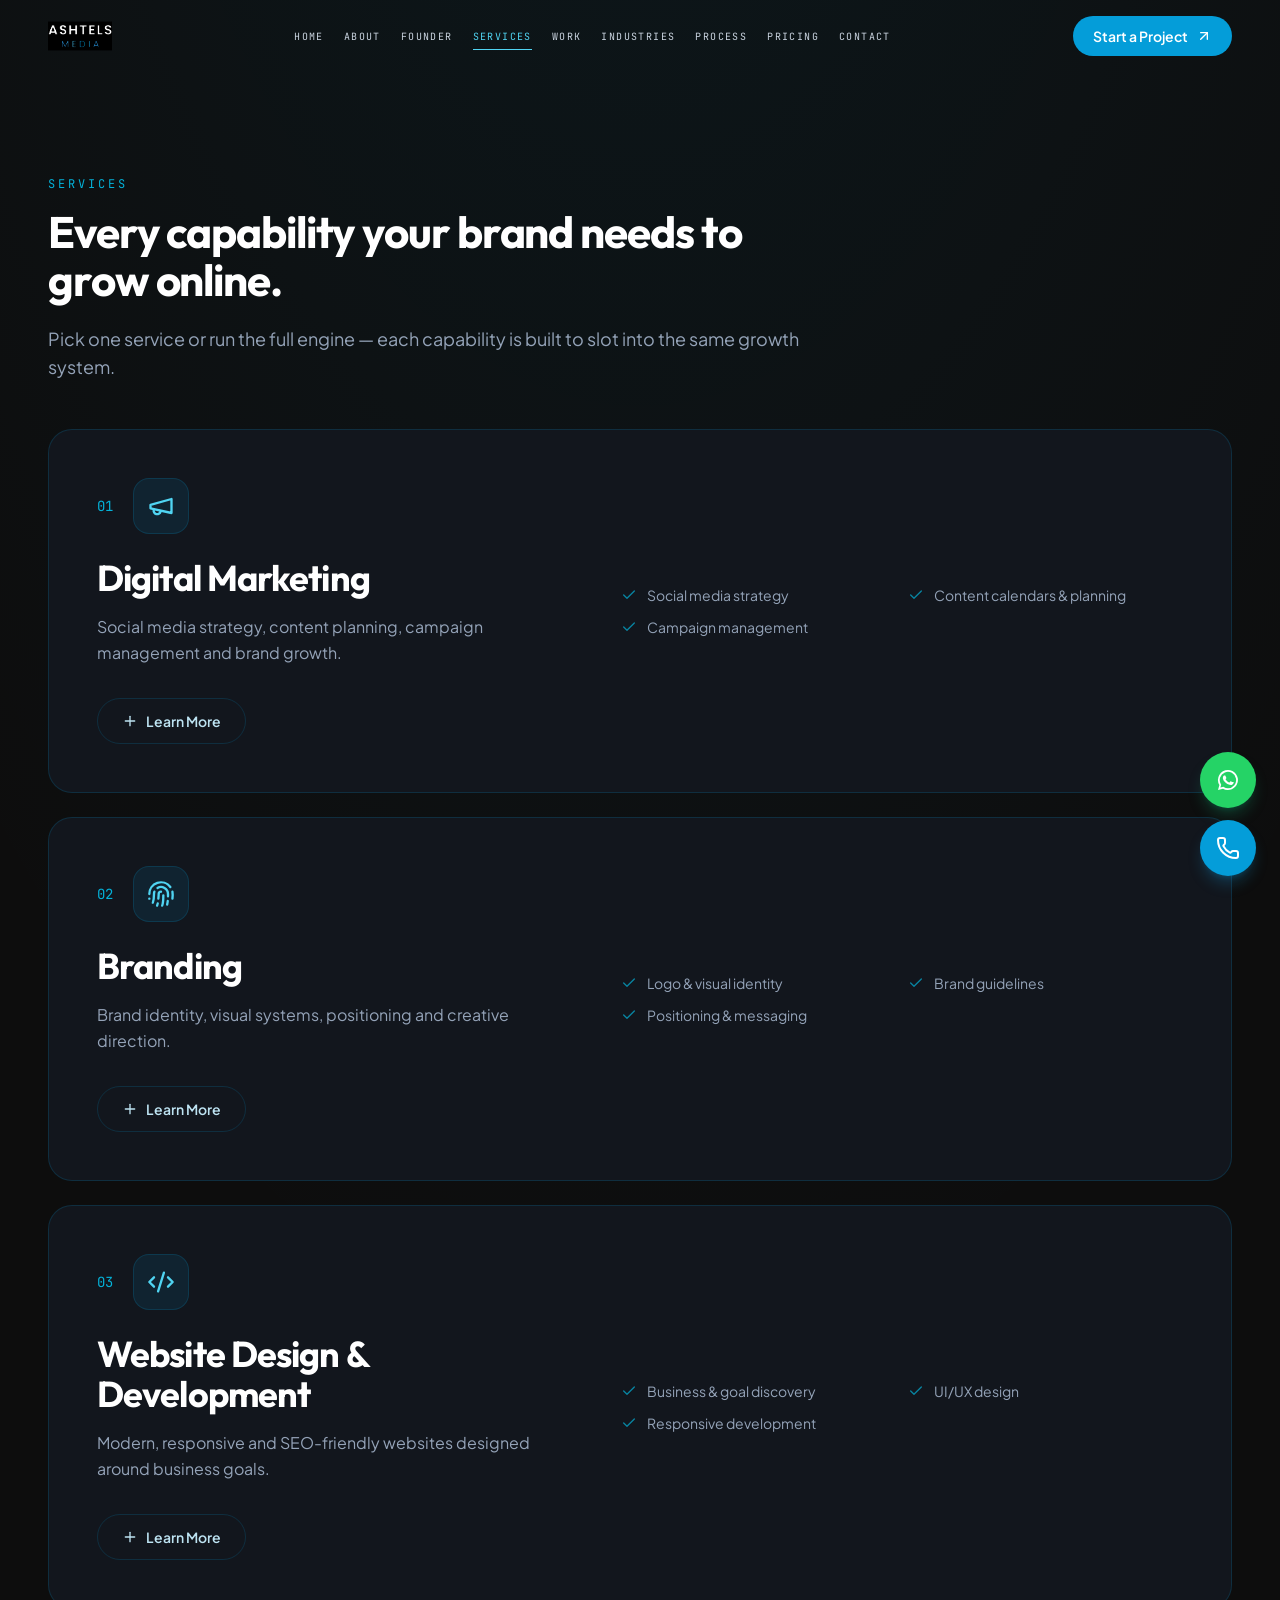
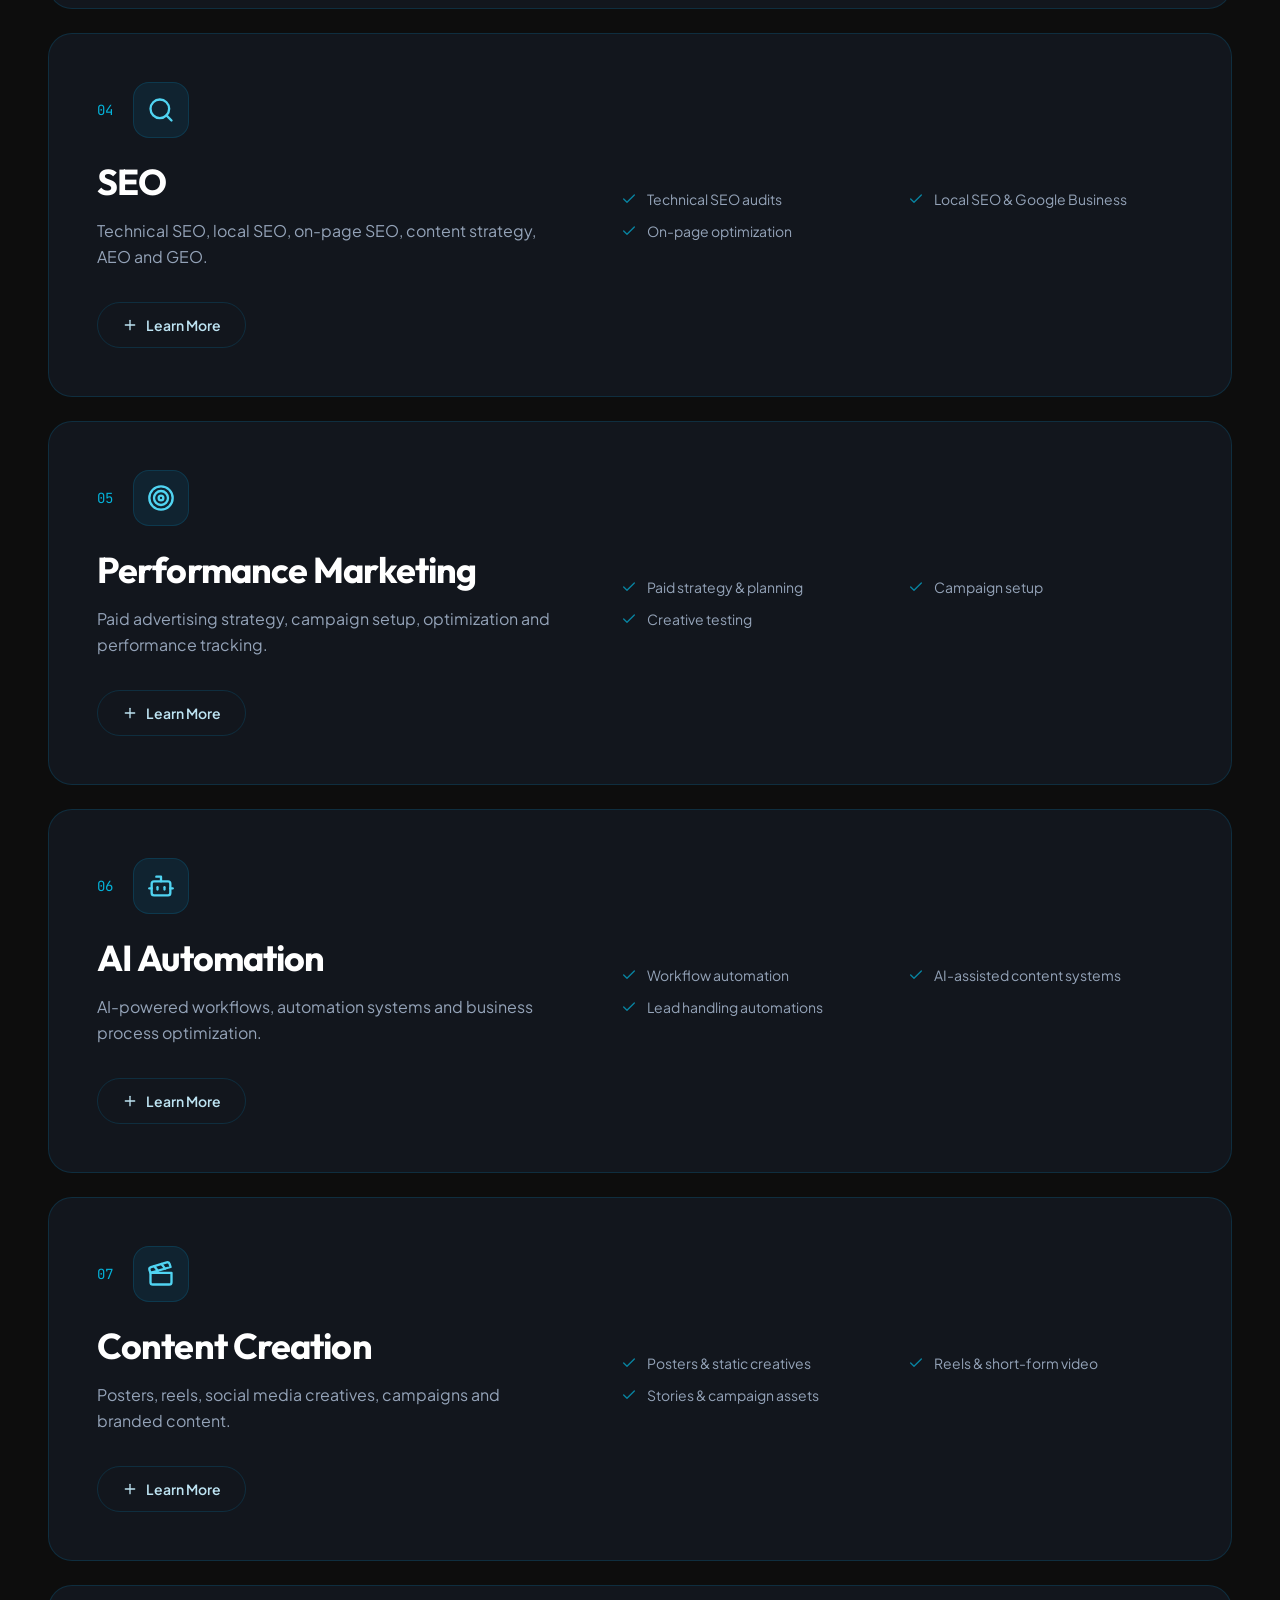
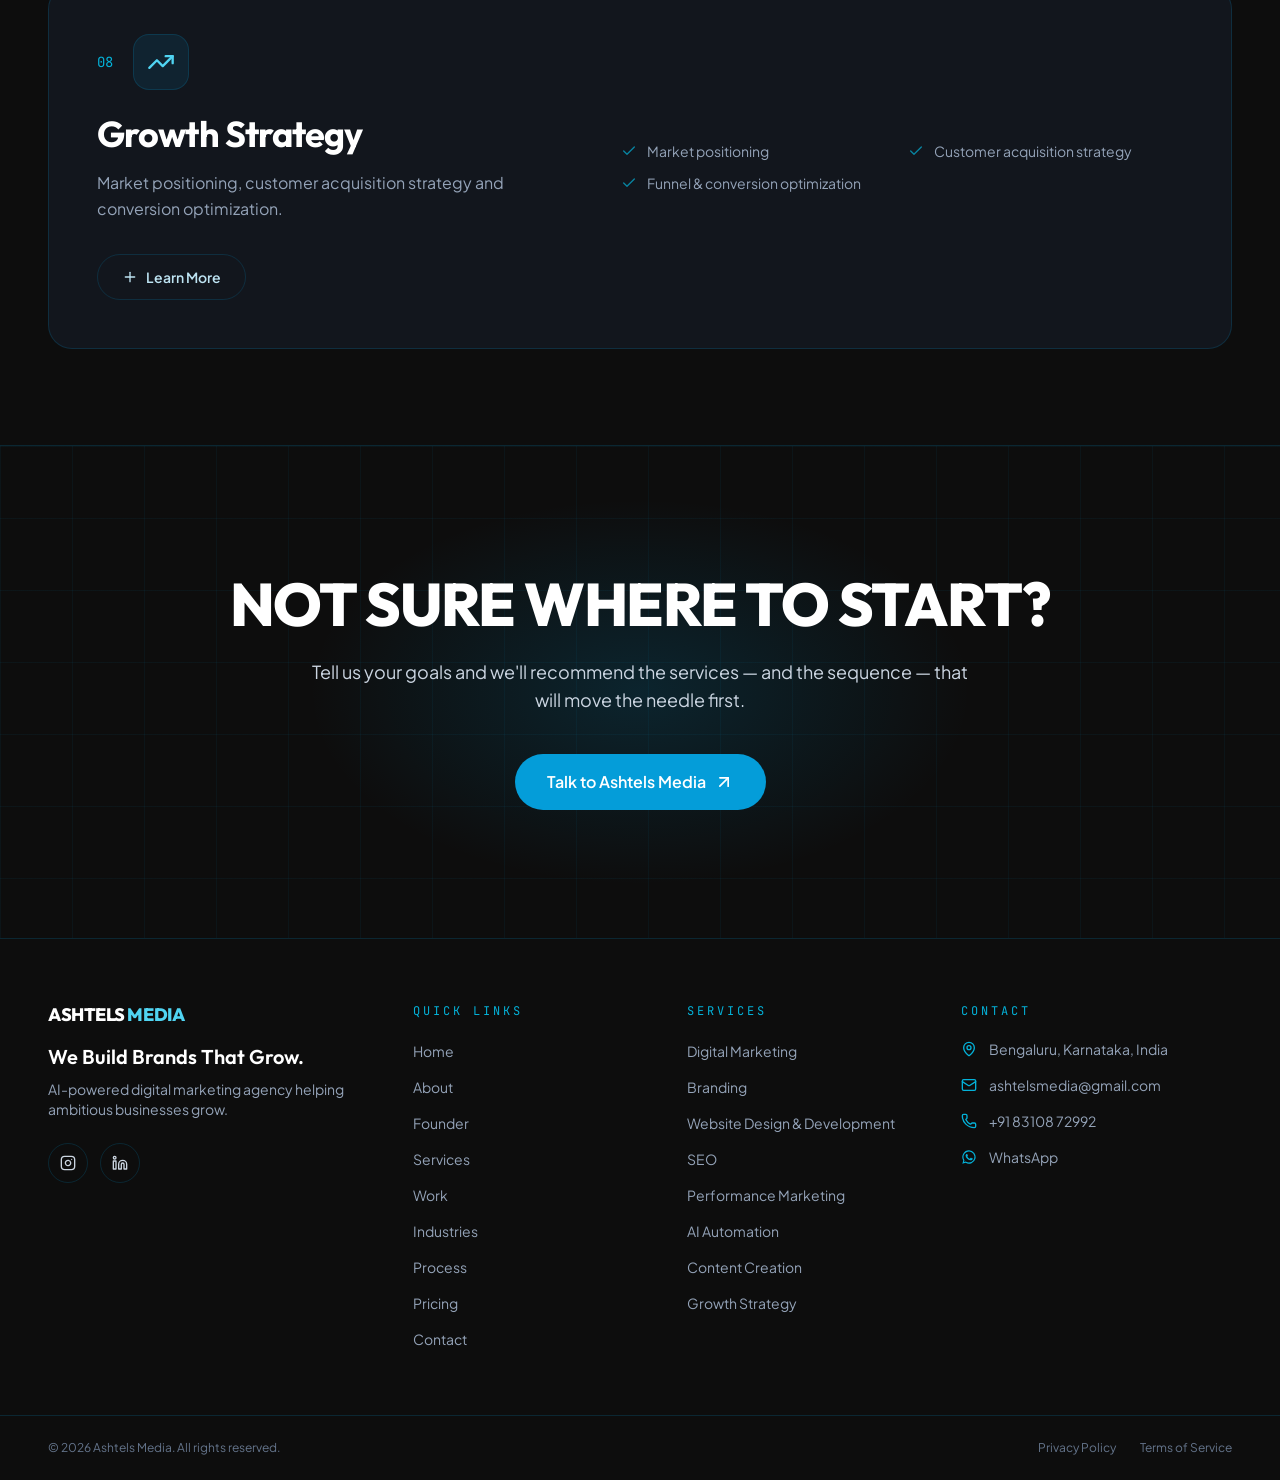
<file: services/index.html>
<!doctype html>
<html lang="en">
  <head>
    <meta charset="utf-8" />
    <meta name="viewport" content="width=device-width, initial-scale=1, viewport-fit=cover" />
    <title>Services | Ashtels Media — Digital Marketing, Branding, Web, SEO &amp; AI Automation</title>
    <meta
      name="description"
      content="Explore Ashtels Media services: digital marketing, branding, website design and development, SEO, performance marketing, AI automation, content creation and growth strategy."
    />
    <meta name="theme-color" content="#0D0D0D" />
    <link rel="icon" type="image/svg+xml" href="../favicon.svg" />
    <link rel="canonical" href="https://www.ashtelsmedia.com/services/" />
    <meta property="og:type" content="website" />
    <meta property="og:site_name" content="Ashtels Media" />
    <meta property="og:title" content="Services | Ashtels Media — Digital Marketing, Branding, Web, SEO &amp; AI Automation" />
    <meta
      property="og:description"
      content="Explore Ashtels Media services: digital marketing, branding, website design and development, SEO, performance marketing, AI automation, content creation and growth strategy."
    />
    <meta property="og:url" content="https://www.ashtelsmedia.com/services/" />
    <meta property="og:locale" content="en_IN" />
    <meta name="twitter:card" content="summary_large_image" />
    <meta name="twitter:title" content="Services | Ashtels Media — Digital Marketing, Branding, Web, SEO &amp; AI Automation" />
    <meta
      name="twitter:description"
      content="Explore Ashtels Media services: digital marketing, branding, website design and development, SEO, performance marketing, AI automation, content creation and growth strategy."
    />
    <link rel="preconnect" href="https://fonts.googleapis.com" />
    <link rel="preconnect" href="https://fonts.gstatic.com" crossorigin />
    <link
      href="https://fonts.googleapis.com/css2?family=Outfit:wght@400;500;600;700;800;900&family=Plus+Jakarta+Sans:wght@400;500;600;700&family=JetBrains+Mono:wght@400;500&display=swap"
      rel="stylesheet"
    />
    <link rel="stylesheet" href="../assets/css/style.css" />
    <script>
      document.documentElement.classList.add("js");
    </script>
  </head>
  <body>
    <div id="root">
      <header id="site-header" class="fixed top-0 inset-x-0 z-50 transition-all duration-300 bg-transparent border-b border-transparent">
        <div class="container-x flex h-16 md:h-[72px] items-center justify-between">
          <a
  class="flex items-center gap-2.5 group"
  aria-label="Ashtels Media — Home"
  href="../index.html"
>
  <img
    src="../assets/img/ashtels-logo.svg"
    alt="Ashtels Media"
    class="h-16 w-auto object-contain transition-transform duration-300 group-hover:scale-105"
  />
</a>
          <nav class="hidden lg:flex items-center gap-5" aria-label="Primary">
            <a
              class="relative font-mono text-[10px] uppercase tracking-[0.14em] transition-colors duration-200 hover:text-brand-bright text-slate-300"
              href="../index.html"
              >Home</a
            ><a
              class="relative font-mono text-[10px] uppercase tracking-[0.14em] transition-colors duration-200 hover:text-brand-bright text-slate-300"
              href="../about/index.html"
              >About</a
            ><a
              class="relative font-mono text-[10px] uppercase tracking-[0.14em] transition-colors duration-200 hover:text-brand-bright text-slate-300"
              href="../founder/index.html"
              >Founder</a
            ><a
              aria-current="page"
              class="relative font-mono text-[10px] uppercase tracking-[0.14em] transition-colors duration-200 hover:text-brand-bright text-brand-bright"
              href="../services/index.html"
              >Services<span class="absolute -bottom-1.5 left-0 h-px w-full bg-brand-bright"></span></a
            ><a
              class="relative font-mono text-[10px] uppercase tracking-[0.14em] transition-colors duration-200 hover:text-brand-bright text-slate-300"
              href="../work/index.html"
              >Work</a
            ><a
              class="relative font-mono text-[10px] uppercase tracking-[0.14em] transition-colors duration-200 hover:text-brand-bright text-slate-300"
              href="../industries/index.html"
              >Industries</a
            ><a
              class="relative font-mono text-[10px] uppercase tracking-[0.14em] transition-colors duration-200 hover:text-brand-bright text-slate-300"
              href="../process/index.html"
              >Process</a
            ><a
              class="relative font-mono text-[10px] uppercase tracking-[0.14em] transition-colors duration-200 hover:text-brand-bright text-slate-300"
              href="../pricing/index.html"
              >Pricing</a
            ><a
              class="relative font-mono text-[10px] uppercase tracking-[0.14em] transition-colors duration-200 hover:text-brand-bright text-slate-300"
              href="../contact/index.html"
              >Contact</a
            >
          </nav>
          <div class="hidden lg:block">
            <a
              class="group inline-flex items-center gap-2 rounded-full bg-brand-blue px-5 py-2.5 text-sm font-semibold text-white transition-all duration-200 hover:bg-brand-cyan hover:shadow-[0_0_24px_rgba(4,178,217,0.4)] active:scale-95"
              href="../contact/index.html"
              >Start a Project<svg
                xmlns="http://www.w3.org/2000/svg"
                width="24"
                height="24"
                viewBox="0 0 24 24"
                fill="none"
                stroke="currentColor"
                stroke-width="2"
                stroke-linecap="round"
                stroke-linejoin="round"
                class="lucide lucide-arrow-up-right h-4 w-4 transition-transform duration-200 group-hover:translate-x-0.5 group-hover:-translate-y-0.5"
                aria-hidden="true"
              >
                <path d="M7 7h10v10"></path>
                <path d="M7 17 17 7"></path></svg
            ></a>
          </div>
          <button
            type="button"
            id="menu-toggle"
            class="lg:hidden inline-flex h-11 w-11 items-center justify-center rounded-full border border-brand-line text-white"
            aria-label="Open menu"
            aria-expanded="false"
          >
            <svg
              xmlns="http://www.w3.org/2000/svg"
              width="24"
              height="24"
              viewBox="0 0 24 24"
              fill="none"
              stroke="currentColor"
              stroke-width="2"
              stroke-linecap="round"
              stroke-linejoin="round"
              class="lucide lucide-menu h-5 w-5"
              aria-hidden="true"
            >
              <path d="M4 12h16"></path>
              <path d="M4 18h16"></path>
              <path d="M4 6h16"></path>
            </svg>
          </button>
        </div>
        <div id="mobile-menu" class="lg:hidden glass border-t border-brand-line" hidden>
          <nav class="container-x flex flex-col py-6" aria-label="Mobile">
            <a href="../index.html" class="block border-b border-brand-line/60 py-4 font-display text-2xl font-semibold tracking-tight text-white"
              >Home</a
            >
            <a href="../about/index.html" class="block border-b border-brand-line/60 py-4 font-display text-2xl font-semibold tracking-tight text-white"
              >About</a
            >
            <a
              href="../founder/index.html"
              class="block border-b border-brand-line/60 py-4 font-display text-2xl font-semibold tracking-tight text-white"
              >Founder</a
            >
            <a
              href="../services/index.html"
              class="block border-b border-brand-line/60 py-4 font-display text-2xl font-semibold tracking-tight text-brand-bright"
              >Services</a
            >
            <a href="../work/index.html" class="block border-b border-brand-line/60 py-4 font-display text-2xl font-semibold tracking-tight text-white"
              >Work</a
            >
            <a
              href="../industries/index.html"
              class="block border-b border-brand-line/60 py-4 font-display text-2xl font-semibold tracking-tight text-white"
              >Industries</a
            >
            <a
              href="../process/index.html"
              class="block border-b border-brand-line/60 py-4 font-display text-2xl font-semibold tracking-tight text-white"
              >Process</a
            >
            <a
              href="../pricing/index.html"
              class="block border-b border-brand-line/60 py-4 font-display text-2xl font-semibold tracking-tight text-white"
              >Pricing</a
            >
            <a
              href="../contact/index.html"
              class="block border-b border-brand-line/60 py-4 font-display text-2xl font-semibold tracking-tight text-white"
              >Contact</a
            >
            <div class="pt-6">
              <a
                href="../contact/index.html"
                class="flex w-full items-center justify-center gap-2 rounded-full bg-brand-blue px-6 py-4 text-base font-semibold text-white"
                >Start a Project
                <svg
                  xmlns="http://www.w3.org/2000/svg"
                  width="24"
                  height="24"
                  viewBox="0 0 24 24"
                  fill="none"
                  stroke="currentColor"
                  stroke-width="2"
                  stroke-linecap="round"
                  stroke-linejoin="round"
                  class="lucide lucide-arrow-up-right h-4 w-4 transition-transform duration-200 group-hover:translate-x-0.5 group-hover:-translate-y-0.5"
                  aria-hidden="true"
                >
                  <path d="M7 7h10v10"></path>
                  <path d="M7 17 17 7"></path></svg
              ></a>
            </div>
          </nav>
        </div>
      </header>
      <main class="app-main">
        <div data-reveal>
          <section class="container-x pb-12 pt-36 sm:pt-44">
            <div class="max-w-3xl" data-reveal>
              <p class="font-mono text-xs uppercase tracking-[0.25em] text-brand-cyan">Services</p>
              <h2 class="mt-4 font-display text-3xl font-bold tracking-tight text-white sm:text-4xl lg:text-[2.75rem] lg:leading-[1.1]">
                Every capability your brand needs to grow online.
              </h2>
              <p class="mt-5 text-base leading-relaxed text-slate-400 sm:text-lg">
                Pick one service or run the full engine — each capability is built to slot into the same growth system.
              </p>
            </div>
          </section>
          <section class="container-x space-y-6 pb-20 sm:pb-24">
            <div data-reveal>
              <article
                id="digital-marketing"
                class="scroll-mt-24 rounded-3xl border border-brand-line bg-brand-card p-8 transition-all duration-300 hover:border-brand-bright/40 sm:p-12"
              >
                <div class="grid gap-8 lg:grid-cols-[1fr_1.2fr] lg:gap-14">
                  <div>
                    <div class="flex items-center gap-5">
                      <span class="font-mono text-sm text-brand-cyan">01</span>
                      <div
                        class="flex h-14 w-14 items-center justify-center rounded-2xl border border-brand-line bg-brand-blue/10 text-brand-bright"
                      >
                        <svg
                          xmlns="http://www.w3.org/2000/svg"
                          width="24"
                          height="24"
                          viewBox="0 0 24 24"
                          fill="none"
                          stroke="currentColor"
                          stroke-width="2"
                          stroke-linecap="round"
                          stroke-linejoin="round"
                          class="lucide lucide-megaphone h-7 w-7"
                          aria-hidden="true"
                        >
                          <path d="m3 11 18-5v12L3 14v-3z"></path>
                          <path d="M11.6 16.8a3 3 0 1 1-5.8-1.6"></path>
                        </svg>
                      </div>
                    </div>
                    <h2 class="mt-6 font-display text-3xl font-bold tracking-tight text-white sm:text-4xl">Digital Marketing</h2>
                    <p class="mt-4 leading-relaxed text-slate-400">
                      Social media strategy, content planning, campaign management and brand growth.
                    </p>
                    <button
                      type="button"
                      aria-expanded="false"
                      data-svc-toggle
                      class="mt-8 inline-flex items-center gap-2 rounded-full border border-brand-line px-6 py-3 text-sm font-semibold text-brand-light transition-all duration-200 hover:border-brand-bright hover:text-brand-bright active:scale-95"
                    >
                      <span data-icon-closed
                        ><svg
                          xmlns="http://www.w3.org/2000/svg"
                          width="24"
                          height="24"
                          viewBox="0 0 24 24"
                          fill="none"
                          stroke="currentColor"
                          stroke-width="2"
                          stroke-linecap="round"
                          stroke-linejoin="round"
                          class="lucide lucide-plus h-4 w-4"
                          aria-hidden="true"
                        >
                          <path d="M5 12h14"></path>
                          <path d="M12 5v14"></path></svg></span
                      ><span data-icon-open hidden
                        ><svg
                          xmlns="http://www.w3.org/2000/svg"
                          width="24"
                          height="24"
                          viewBox="0 0 24 24"
                          fill="none"
                          stroke="currentColor"
                          stroke-width="2"
                          stroke-linecap="round"
                          stroke-linejoin="round"
                          class="lucide lucide-minus h-4 w-4"
                          aria-hidden="true"
                        >
                          <path d="M5 12h14"></path></svg></span
                      ><span data-label>Learn More</span>
                    </button>
                  </div>
                  <div class="flex flex-col justify-center">
                    <div data-svc-details class="overflow-hidden" hidden>
                      <p class="font-mono text-[11px] uppercase tracking-[0.25em] text-brand-cyan">What's included</p>
                      <ul class="mt-4 grid gap-3 sm:grid-cols-2">
                        <li class="flex items-start gap-2.5 text-sm text-slate-300">
                          <svg
                            xmlns="http://www.w3.org/2000/svg"
                            width="24"
                            height="24"
                            viewBox="0 0 24 24"
                            fill="none"
                            stroke="currentColor"
                            stroke-width="2"
                            stroke-linecap="round"
                            stroke-linejoin="round"
                            class="lucide lucide-check mt-0.5 h-4 w-4 shrink-0 text-brand-bright"
                            aria-hidden="true"
                          >
                            <path d="M20 6 9 17l-5-5"></path></svg
                          >Social media strategy
                        </li>
                        <li class="flex items-start gap-2.5 text-sm text-slate-300">
                          <svg
                            xmlns="http://www.w3.org/2000/svg"
                            width="24"
                            height="24"
                            viewBox="0 0 24 24"
                            fill="none"
                            stroke="currentColor"
                            stroke-width="2"
                            stroke-linecap="round"
                            stroke-linejoin="round"
                            class="lucide lucide-check mt-0.5 h-4 w-4 shrink-0 text-brand-bright"
                            aria-hidden="true"
                          >
                            <path d="M20 6 9 17l-5-5"></path></svg
                          >Content calendars &amp; planning
                        </li>
                        <li class="flex items-start gap-2.5 text-sm text-slate-300">
                          <svg
                            xmlns="http://www.w3.org/2000/svg"
                            width="24"
                            height="24"
                            viewBox="0 0 24 24"
                            fill="none"
                            stroke="currentColor"
                            stroke-width="2"
                            stroke-linecap="round"
                            stroke-linejoin="round"
                            class="lucide lucide-check mt-0.5 h-4 w-4 shrink-0 text-brand-bright"
                            aria-hidden="true"
                          >
                            <path d="M20 6 9 17l-5-5"></path></svg
                          >Campaign management
                        </li>
                        <li class="flex items-start gap-2.5 text-sm text-slate-300">
                          <svg
                            xmlns="http://www.w3.org/2000/svg"
                            width="24"
                            height="24"
                            viewBox="0 0 24 24"
                            fill="none"
                            stroke="currentColor"
                            stroke-width="2"
                            stroke-linecap="round"
                            stroke-linejoin="round"
                            class="lucide lucide-check mt-0.5 h-4 w-4 shrink-0 text-brand-bright"
                            aria-hidden="true"
                          >
                            <path d="M20 6 9 17l-5-5"></path></svg
                          >Community growth
                        </li>
                        <li class="flex items-start gap-2.5 text-sm text-slate-300">
                          <svg
                            xmlns="http://www.w3.org/2000/svg"
                            width="24"
                            height="24"
                            viewBox="0 0 24 24"
                            fill="none"
                            stroke="currentColor"
                            stroke-width="2"
                            stroke-linecap="round"
                            stroke-linejoin="round"
                            class="lucide lucide-check mt-0.5 h-4 w-4 shrink-0 text-brand-bright"
                            aria-hidden="true"
                          >
                            <path d="M20 6 9 17l-5-5"></path></svg
                          >Monthly performance reviews
                        </li>
                      </ul>
                      <a
                        class="mt-6 inline-flex w-fit items-center gap-2 text-sm font-semibold text-brand-bright transition-colors hover:text-white"
                        href="../contact/index.html"
                        >Enquire about Digital Marketing<svg
                          xmlns="http://www.w3.org/2000/svg"
                          width="24"
                          height="24"
                          viewBox="0 0 24 24"
                          fill="none"
                          stroke="currentColor"
                          stroke-width="2"
                          stroke-linecap="round"
                          stroke-linejoin="round"
                          class="lucide lucide-arrow-up-right h-4 w-4"
                          aria-hidden="true"
                        >
                          <path d="M7 7h10v10"></path>
                          <path d="M7 17 17 7"></path></svg
                      ></a>
                    </div>
                    <ul data-svc-preview class="hidden gap-3 sm:grid sm:grid-cols-2">
                      <li class="flex items-start gap-2.5 text-sm text-slate-400">
                        <svg
                          xmlns="http://www.w3.org/2000/svg"
                          width="24"
                          height="24"
                          viewBox="0 0 24 24"
                          fill="none"
                          stroke="currentColor"
                          stroke-width="2"
                          stroke-linecap="round"
                          stroke-linejoin="round"
                          class="lucide lucide-check mt-0.5 h-4 w-4 shrink-0 text-brand-cyan/70"
                          aria-hidden="true"
                        >
                          <path d="M20 6 9 17l-5-5"></path></svg
                        >Social media strategy
                      </li>
                      <li class="flex items-start gap-2.5 text-sm text-slate-400">
                        <svg
                          xmlns="http://www.w3.org/2000/svg"
                          width="24"
                          height="24"
                          viewBox="0 0 24 24"
                          fill="none"
                          stroke="currentColor"
                          stroke-width="2"
                          stroke-linecap="round"
                          stroke-linejoin="round"
                          class="lucide lucide-check mt-0.5 h-4 w-4 shrink-0 text-brand-cyan/70"
                          aria-hidden="true"
                        >
                          <path d="M20 6 9 17l-5-5"></path></svg
                        >Content calendars &amp; planning
                      </li>
                      <li class="flex items-start gap-2.5 text-sm text-slate-400">
                        <svg
                          xmlns="http://www.w3.org/2000/svg"
                          width="24"
                          height="24"
                          viewBox="0 0 24 24"
                          fill="none"
                          stroke="currentColor"
                          stroke-width="2"
                          stroke-linecap="round"
                          stroke-linejoin="round"
                          class="lucide lucide-check mt-0.5 h-4 w-4 shrink-0 text-brand-cyan/70"
                          aria-hidden="true"
                        >
                          <path d="M20 6 9 17l-5-5"></path></svg
                        >Campaign management
                      </li>
                    </ul>
                  </div>
                </div>
              </article>
            </div>
            <div data-reveal>
              <article
                id="branding"
                class="scroll-mt-24 rounded-3xl border border-brand-line bg-brand-card p-8 transition-all duration-300 hover:border-brand-bright/40 sm:p-12"
              >
                <div class="grid gap-8 lg:grid-cols-[1fr_1.2fr] lg:gap-14">
                  <div>
                    <div class="flex items-center gap-5">
                      <span class="font-mono text-sm text-brand-cyan">02</span>
                      <div
                        class="flex h-14 w-14 items-center justify-center rounded-2xl border border-brand-line bg-brand-blue/10 text-brand-bright"
                      >
                        <svg
                          xmlns="http://www.w3.org/2000/svg"
                          width="24"
                          height="24"
                          viewBox="0 0 24 24"
                          fill="none"
                          stroke="currentColor"
                          stroke-width="2"
                          stroke-linecap="round"
                          stroke-linejoin="round"
                          class="lucide lucide-fingerprint h-7 w-7"
                          aria-hidden="true"
                        >
                          <path d="M12 10a2 2 0 0 0-2 2c0 1.02-.1 2.51-.26 4"></path>
                          <path d="M14 13.12c0 2.38 0 6.38-1 8.88"></path>
                          <path d="M17.29 21.02c.12-.6.43-2.3.5-3.02"></path>
                          <path d="M2 12a10 10 0 0 1 18-6"></path>
                          <path d="M2 16h.01"></path>
                          <path d="M21.8 16c.2-2 .131-5.354 0-6"></path>
                          <path d="M5 19.5C5.5 18 6 15 6 12a6 6 0 0 1 .34-2"></path>
                          <path d="M8.65 22c.21-.66.45-1.32.57-2"></path>
                          <path d="M9 6.8a6 6 0 0 1 9 5.2v2"></path>
                        </svg>
                      </div>
                    </div>
                    <h2 class="mt-6 font-display text-3xl font-bold tracking-tight text-white sm:text-4xl">Branding</h2>
                    <p class="mt-4 leading-relaxed text-slate-400">Brand identity, visual systems, positioning and creative direction.</p>
                    <button
                      type="button"
                      aria-expanded="false"
                      data-svc-toggle
                      class="mt-8 inline-flex items-center gap-2 rounded-full border border-brand-line px-6 py-3 text-sm font-semibold text-brand-light transition-all duration-200 hover:border-brand-bright hover:text-brand-bright active:scale-95"
                    >
                      <span data-icon-closed
                        ><svg
                          xmlns="http://www.w3.org/2000/svg"
                          width="24"
                          height="24"
                          viewBox="0 0 24 24"
                          fill="none"
                          stroke="currentColor"
                          stroke-width="2"
                          stroke-linecap="round"
                          stroke-linejoin="round"
                          class="lucide lucide-plus h-4 w-4"
                          aria-hidden="true"
                        >
                          <path d="M5 12h14"></path>
                          <path d="M12 5v14"></path></svg></span
                      ><span data-icon-open hidden
                        ><svg
                          xmlns="http://www.w3.org/2000/svg"
                          width="24"
                          height="24"
                          viewBox="0 0 24 24"
                          fill="none"
                          stroke="currentColor"
                          stroke-width="2"
                          stroke-linecap="round"
                          stroke-linejoin="round"
                          class="lucide lucide-minus h-4 w-4"
                          aria-hidden="true"
                        >
                          <path d="M5 12h14"></path></svg></span
                      ><span data-label>Learn More</span>
                    </button>
                  </div>
                  <div class="flex flex-col justify-center">
                    <div data-svc-details class="overflow-hidden" hidden>
                      <p class="font-mono text-[11px] uppercase tracking-[0.25em] text-brand-cyan">What's included</p>
                      <ul class="mt-4 grid gap-3 sm:grid-cols-2">
                        <li class="flex items-start gap-2.5 text-sm text-slate-300">
                          <svg
                            xmlns="http://www.w3.org/2000/svg"
                            width="24"
                            height="24"
                            viewBox="0 0 24 24"
                            fill="none"
                            stroke="currentColor"
                            stroke-width="2"
                            stroke-linecap="round"
                            stroke-linejoin="round"
                            class="lucide lucide-check mt-0.5 h-4 w-4 shrink-0 text-brand-bright"
                            aria-hidden="true"
                          >
                            <path d="M20 6 9 17l-5-5"></path></svg
                          >Logo &amp; visual identity
                        </li>
                        <li class="flex items-start gap-2.5 text-sm text-slate-300">
                          <svg
                            xmlns="http://www.w3.org/2000/svg"
                            width="24"
                            height="24"
                            viewBox="0 0 24 24"
                            fill="none"
                            stroke="currentColor"
                            stroke-width="2"
                            stroke-linecap="round"
                            stroke-linejoin="round"
                            class="lucide lucide-check mt-0.5 h-4 w-4 shrink-0 text-brand-bright"
                            aria-hidden="true"
                          >
                            <path d="M20 6 9 17l-5-5"></path></svg
                          >Brand guidelines
                        </li>
                        <li class="flex items-start gap-2.5 text-sm text-slate-300">
                          <svg
                            xmlns="http://www.w3.org/2000/svg"
                            width="24"
                            height="24"
                            viewBox="0 0 24 24"
                            fill="none"
                            stroke="currentColor"
                            stroke-width="2"
                            stroke-linecap="round"
                            stroke-linejoin="round"
                            class="lucide lucide-check mt-0.5 h-4 w-4 shrink-0 text-brand-bright"
                            aria-hidden="true"
                          >
                            <path d="M20 6 9 17l-5-5"></path></svg
                          >Positioning &amp; messaging
                        </li>
                        <li class="flex items-start gap-2.5 text-sm text-slate-300">
                          <svg
                            xmlns="http://www.w3.org/2000/svg"
                            width="24"
                            height="24"
                            viewBox="0 0 24 24"
                            fill="none"
                            stroke="currentColor"
                            stroke-width="2"
                            stroke-linecap="round"
                            stroke-linejoin="round"
                            class="lucide lucide-check mt-0.5 h-4 w-4 shrink-0 text-brand-bright"
                            aria-hidden="true"
                          >
                            <path d="M20 6 9 17l-5-5"></path></svg
                          >Creative direction
                        </li>
                        <li class="flex items-start gap-2.5 text-sm text-slate-300">
                          <svg
                            xmlns="http://www.w3.org/2000/svg"
                            width="24"
                            height="24"
                            viewBox="0 0 24 24"
                            fill="none"
                            stroke="currentColor"
                            stroke-width="2"
                            stroke-linecap="round"
                            stroke-linejoin="round"
                            class="lucide lucide-check mt-0.5 h-4 w-4 shrink-0 text-brand-bright"
                            aria-hidden="true"
                          >
                            <path d="M20 6 9 17l-5-5"></path></svg
                          >Collateral design
                        </li>
                      </ul>
                      <a
                        class="mt-6 inline-flex w-fit items-center gap-2 text-sm font-semibold text-brand-bright transition-colors hover:text-white"
                        href="../contact/index.html"
                        >Enquire about Branding<svg
                          xmlns="http://www.w3.org/2000/svg"
                          width="24"
                          height="24"
                          viewBox="0 0 24 24"
                          fill="none"
                          stroke="currentColor"
                          stroke-width="2"
                          stroke-linecap="round"
                          stroke-linejoin="round"
                          class="lucide lucide-arrow-up-right h-4 w-4"
                          aria-hidden="true"
                        >
                          <path d="M7 7h10v10"></path>
                          <path d="M7 17 17 7"></path></svg
                      ></a>
                    </div>
                    <ul data-svc-preview class="hidden gap-3 sm:grid sm:grid-cols-2">
                      <li class="flex items-start gap-2.5 text-sm text-slate-400">
                        <svg
                          xmlns="http://www.w3.org/2000/svg"
                          width="24"
                          height="24"
                          viewBox="0 0 24 24"
                          fill="none"
                          stroke="currentColor"
                          stroke-width="2"
                          stroke-linecap="round"
                          stroke-linejoin="round"
                          class="lucide lucide-check mt-0.5 h-4 w-4 shrink-0 text-brand-cyan/70"
                          aria-hidden="true"
                        >
                          <path d="M20 6 9 17l-5-5"></path></svg
                        >Logo &amp; visual identity
                      </li>
                      <li class="flex items-start gap-2.5 text-sm text-slate-400">
                        <svg
                          xmlns="http://www.w3.org/2000/svg"
                          width="24"
                          height="24"
                          viewBox="0 0 24 24"
                          fill="none"
                          stroke="currentColor"
                          stroke-width="2"
                          stroke-linecap="round"
                          stroke-linejoin="round"
                          class="lucide lucide-check mt-0.5 h-4 w-4 shrink-0 text-brand-cyan/70"
                          aria-hidden="true"
                        >
                          <path d="M20 6 9 17l-5-5"></path></svg
                        >Brand guidelines
                      </li>
                      <li class="flex items-start gap-2.5 text-sm text-slate-400">
                        <svg
                          xmlns="http://www.w3.org/2000/svg"
                          width="24"
                          height="24"
                          viewBox="0 0 24 24"
                          fill="none"
                          stroke="currentColor"
                          stroke-width="2"
                          stroke-linecap="round"
                          stroke-linejoin="round"
                          class="lucide lucide-check mt-0.5 h-4 w-4 shrink-0 text-brand-cyan/70"
                          aria-hidden="true"
                        >
                          <path d="M20 6 9 17l-5-5"></path></svg
                        >Positioning &amp; messaging
                      </li>
                    </ul>
                  </div>
                </div>
              </article>
            </div>
            <div data-reveal>
              <article
                id="web"
                class="scroll-mt-24 rounded-3xl border border-brand-line bg-brand-card p-8 transition-all duration-300 hover:border-brand-bright/40 sm:p-12"
              >
                <div class="grid gap-8 lg:grid-cols-[1fr_1.2fr] lg:gap-14">
                  <div>
                    <div class="flex items-center gap-5">
                      <span class="font-mono text-sm text-brand-cyan">03</span>
                      <div
                        class="flex h-14 w-14 items-center justify-center rounded-2xl border border-brand-line bg-brand-blue/10 text-brand-bright"
                      >
                        <svg
                          xmlns="http://www.w3.org/2000/svg"
                          width="24"
                          height="24"
                          viewBox="0 0 24 24"
                          fill="none"
                          stroke="currentColor"
                          stroke-width="2"
                          stroke-linecap="round"
                          stroke-linejoin="round"
                          class="lucide lucide-code-xml h-7 w-7"
                          aria-hidden="true"
                        >
                          <path d="m18 16 4-4-4-4"></path>
                          <path d="m6 8-4 4 4 4"></path>
                          <path d="m14.5 4-5 16"></path>
                        </svg>
                      </div>
                    </div>
                    <h2 class="mt-6 font-display text-3xl font-bold tracking-tight text-white sm:text-4xl">
                      Website Design &amp; Development
                    </h2>
                    <p class="mt-4 leading-relaxed text-slate-400">
                      Modern, responsive and SEO-friendly websites designed around business goals.
                    </p>
                    <button
                      type="button"
                      aria-expanded="false"
                      data-svc-toggle
                      class="mt-8 inline-flex items-center gap-2 rounded-full border border-brand-line px-6 py-3 text-sm font-semibold text-brand-light transition-all duration-200 hover:border-brand-bright hover:text-brand-bright active:scale-95"
                    >
                      <span data-icon-closed
                        ><svg
                          xmlns="http://www.w3.org/2000/svg"
                          width="24"
                          height="24"
                          viewBox="0 0 24 24"
                          fill="none"
                          stroke="currentColor"
                          stroke-width="2"
                          stroke-linecap="round"
                          stroke-linejoin="round"
                          class="lucide lucide-plus h-4 w-4"
                          aria-hidden="true"
                        >
                          <path d="M5 12h14"></path>
                          <path d="M12 5v14"></path></svg></span
                      ><span data-icon-open hidden
                        ><svg
                          xmlns="http://www.w3.org/2000/svg"
                          width="24"
                          height="24"
                          viewBox="0 0 24 24"
                          fill="none"
                          stroke="currentColor"
                          stroke-width="2"
                          stroke-linecap="round"
                          stroke-linejoin="round"
                          class="lucide lucide-minus h-4 w-4"
                          aria-hidden="true"
                        >
                          <path d="M5 12h14"></path></svg></span
                      ><span data-label>Learn More</span>
                    </button>
                  </div>
                  <div class="flex flex-col justify-center">
                    <div data-svc-details class="overflow-hidden" hidden>
                      <p class="font-mono text-[11px] uppercase tracking-[0.25em] text-brand-cyan">What's included</p>
                      <ul class="mt-4 grid gap-3 sm:grid-cols-2">
                        <li class="flex items-start gap-2.5 text-sm text-slate-300">
                          <svg
                            xmlns="http://www.w3.org/2000/svg"
                            width="24"
                            height="24"
                            viewBox="0 0 24 24"
                            fill="none"
                            stroke="currentColor"
                            stroke-width="2"
                            stroke-linecap="round"
                            stroke-linejoin="round"
                            class="lucide lucide-check mt-0.5 h-4 w-4 shrink-0 text-brand-bright"
                            aria-hidden="true"
                          >
                            <path d="M20 6 9 17l-5-5"></path></svg
                          >Business &amp; goal discovery
                        </li>
                        <li class="flex items-start gap-2.5 text-sm text-slate-300">
                          <svg
                            xmlns="http://www.w3.org/2000/svg"
                            width="24"
                            height="24"
                            viewBox="0 0 24 24"
                            fill="none"
                            stroke="currentColor"
                            stroke-width="2"
                            stroke-linecap="round"
                            stroke-linejoin="round"
                            class="lucide lucide-check mt-0.5 h-4 w-4 shrink-0 text-brand-bright"
                            aria-hidden="true"
                          >
                            <path d="M20 6 9 17l-5-5"></path></svg
                          >UI/UX design
                        </li>
                        <li class="flex items-start gap-2.5 text-sm text-slate-300">
                          <svg
                            xmlns="http://www.w3.org/2000/svg"
                            width="24"
                            height="24"
                            viewBox="0 0 24 24"
                            fill="none"
                            stroke="currentColor"
                            stroke-width="2"
                            stroke-linecap="round"
                            stroke-linejoin="round"
                            class="lucide lucide-check mt-0.5 h-4 w-4 shrink-0 text-brand-bright"
                            aria-hidden="true"
                          >
                            <path d="M20 6 9 17l-5-5"></path></svg
                          >Responsive development
                        </li>
                        <li class="flex items-start gap-2.5 text-sm text-slate-300">
                          <svg
                            xmlns="http://www.w3.org/2000/svg"
                            width="24"
                            height="24"
                            viewBox="0 0 24 24"
                            fill="none"
                            stroke="currentColor"
                            stroke-width="2"
                            stroke-linecap="round"
                            stroke-linejoin="round"
                            class="lucide lucide-check mt-0.5 h-4 w-4 shrink-0 text-brand-bright"
                            aria-hidden="true"
                          >
                            <path d="M20 6 9 17l-5-5"></path></svg
                          >SEO-ready build
                        </li>
                        <li class="flex items-start gap-2.5 text-sm text-slate-300">
                          <svg
                            xmlns="http://www.w3.org/2000/svg"
                            width="24"
                            height="24"
                            viewBox="0 0 24 24"
                            fill="none"
                            stroke="currentColor"
                            stroke-width="2"
                            stroke-linecap="round"
                            stroke-linejoin="round"
                            class="lucide lucide-check mt-0.5 h-4 w-4 shrink-0 text-brand-bright"
                            aria-hidden="true"
                          >
                            <path d="M20 6 9 17l-5-5"></path></svg
                          >Launch &amp; support
                        </li>
                      </ul>
                      <a
                        class="mt-6 inline-flex w-fit items-center gap-2 text-sm font-semibold text-brand-bright transition-colors hover:text-white"
                        href="../contact/index.html"
                        >Enquire about Website Design &amp; Development<svg
                          xmlns="http://www.w3.org/2000/svg"
                          width="24"
                          height="24"
                          viewBox="0 0 24 24"
                          fill="none"
                          stroke="currentColor"
                          stroke-width="2"
                          stroke-linecap="round"
                          stroke-linejoin="round"
                          class="lucide lucide-arrow-up-right h-4 w-4"
                          aria-hidden="true"
                        >
                          <path d="M7 7h10v10"></path>
                          <path d="M7 17 17 7"></path></svg
                      ></a>
                    </div>
                    <ul data-svc-preview class="hidden gap-3 sm:grid sm:grid-cols-2">
                      <li class="flex items-start gap-2.5 text-sm text-slate-400">
                        <svg
                          xmlns="http://www.w3.org/2000/svg"
                          width="24"
                          height="24"
                          viewBox="0 0 24 24"
                          fill="none"
                          stroke="currentColor"
                          stroke-width="2"
                          stroke-linecap="round"
                          stroke-linejoin="round"
                          class="lucide lucide-check mt-0.5 h-4 w-4 shrink-0 text-brand-cyan/70"
                          aria-hidden="true"
                        >
                          <path d="M20 6 9 17l-5-5"></path></svg
                        >Business &amp; goal discovery
                      </li>
                      <li class="flex items-start gap-2.5 text-sm text-slate-400">
                        <svg
                          xmlns="http://www.w3.org/2000/svg"
                          width="24"
                          height="24"
                          viewBox="0 0 24 24"
                          fill="none"
                          stroke="currentColor"
                          stroke-width="2"
                          stroke-linecap="round"
                          stroke-linejoin="round"
                          class="lucide lucide-check mt-0.5 h-4 w-4 shrink-0 text-brand-cyan/70"
                          aria-hidden="true"
                        >
                          <path d="M20 6 9 17l-5-5"></path></svg
                        >UI/UX design
                      </li>
                      <li class="flex items-start gap-2.5 text-sm text-slate-400">
                        <svg
                          xmlns="http://www.w3.org/2000/svg"
                          width="24"
                          height="24"
                          viewBox="0 0 24 24"
                          fill="none"
                          stroke="currentColor"
                          stroke-width="2"
                          stroke-linecap="round"
                          stroke-linejoin="round"
                          class="lucide lucide-check mt-0.5 h-4 w-4 shrink-0 text-brand-cyan/70"
                          aria-hidden="true"
                        >
                          <path d="M20 6 9 17l-5-5"></path></svg
                        >Responsive development
                      </li>
                    </ul>
                  </div>
                </div>
              </article>
            </div>
            <div data-reveal>
              <article
                id="seo"
                class="scroll-mt-24 rounded-3xl border border-brand-line bg-brand-card p-8 transition-all duration-300 hover:border-brand-bright/40 sm:p-12"
              >
                <div class="grid gap-8 lg:grid-cols-[1fr_1.2fr] lg:gap-14">
                  <div>
                    <div class="flex items-center gap-5">
                      <span class="font-mono text-sm text-brand-cyan">04</span>
                      <div
                        class="flex h-14 w-14 items-center justify-center rounded-2xl border border-brand-line bg-brand-blue/10 text-brand-bright"
                      >
                        <svg
                          xmlns="http://www.w3.org/2000/svg"
                          width="24"
                          height="24"
                          viewBox="0 0 24 24"
                          fill="none"
                          stroke="currentColor"
                          stroke-width="2"
                          stroke-linecap="round"
                          stroke-linejoin="round"
                          class="lucide lucide-search h-7 w-7"
                          aria-hidden="true"
                        >
                          <path d="m21 21-4.34-4.34"></path>
                          <circle cx="11" cy="11" r="8"></circle>
                        </svg>
                      </div>
                    </div>
                    <h2 class="mt-6 font-display text-3xl font-bold tracking-tight text-white sm:text-4xl">SEO</h2>
                    <p class="mt-4 leading-relaxed text-slate-400">Technical SEO, local SEO, on-page SEO, content strategy, AEO and GEO.</p>
                    <button
                      type="button"
                      aria-expanded="false"
                      data-svc-toggle
                      class="mt-8 inline-flex items-center gap-2 rounded-full border border-brand-line px-6 py-3 text-sm font-semibold text-brand-light transition-all duration-200 hover:border-brand-bright hover:text-brand-bright active:scale-95"
                    >
                      <span data-icon-closed
                        ><svg
                          xmlns="http://www.w3.org/2000/svg"
                          width="24"
                          height="24"
                          viewBox="0 0 24 24"
                          fill="none"
                          stroke="currentColor"
                          stroke-width="2"
                          stroke-linecap="round"
                          stroke-linejoin="round"
                          class="lucide lucide-plus h-4 w-4"
                          aria-hidden="true"
                        >
                          <path d="M5 12h14"></path>
                          <path d="M12 5v14"></path></svg></span
                      ><span data-icon-open hidden
                        ><svg
                          xmlns="http://www.w3.org/2000/svg"
                          width="24"
                          height="24"
                          viewBox="0 0 24 24"
                          fill="none"
                          stroke="currentColor"
                          stroke-width="2"
                          stroke-linecap="round"
                          stroke-linejoin="round"
                          class="lucide lucide-minus h-4 w-4"
                          aria-hidden="true"
                        >
                          <path d="M5 12h14"></path></svg></span
                      ><span data-label>Learn More</span>
                    </button>
                  </div>
                  <div class="flex flex-col justify-center">
                    <div data-svc-details class="overflow-hidden" hidden>
                      <p class="font-mono text-[11px] uppercase tracking-[0.25em] text-brand-cyan">What's included</p>
                      <ul class="mt-4 grid gap-3 sm:grid-cols-2">
                        <li class="flex items-start gap-2.5 text-sm text-slate-300">
                          <svg
                            xmlns="http://www.w3.org/2000/svg"
                            width="24"
                            height="24"
                            viewBox="0 0 24 24"
                            fill="none"
                            stroke="currentColor"
                            stroke-width="2"
                            stroke-linecap="round"
                            stroke-linejoin="round"
                            class="lucide lucide-check mt-0.5 h-4 w-4 shrink-0 text-brand-bright"
                            aria-hidden="true"
                          >
                            <path d="M20 6 9 17l-5-5"></path></svg
                          >Technical SEO audits
                        </li>
                        <li class="flex items-start gap-2.5 text-sm text-slate-300">
                          <svg
                            xmlns="http://www.w3.org/2000/svg"
                            width="24"
                            height="24"
                            viewBox="0 0 24 24"
                            fill="none"
                            stroke="currentColor"
                            stroke-width="2"
                            stroke-linecap="round"
                            stroke-linejoin="round"
                            class="lucide lucide-check mt-0.5 h-4 w-4 shrink-0 text-brand-bright"
                            aria-hidden="true"
                          >
                            <path d="M20 6 9 17l-5-5"></path></svg
                          >Local SEO &amp; Google Business
                        </li>
                        <li class="flex items-start gap-2.5 text-sm text-slate-300">
                          <svg
                            xmlns="http://www.w3.org/2000/svg"
                            width="24"
                            height="24"
                            viewBox="0 0 24 24"
                            fill="none"
                            stroke="currentColor"
                            stroke-width="2"
                            stroke-linecap="round"
                            stroke-linejoin="round"
                            class="lucide lucide-check mt-0.5 h-4 w-4 shrink-0 text-brand-bright"
                            aria-hidden="true"
                          >
                            <path d="M20 6 9 17l-5-5"></path></svg
                          >On-page optimization
                        </li>
                        <li class="flex items-start gap-2.5 text-sm text-slate-300">
                          <svg
                            xmlns="http://www.w3.org/2000/svg"
                            width="24"
                            height="24"
                            viewBox="0 0 24 24"
                            fill="none"
                            stroke="currentColor"
                            stroke-width="2"
                            stroke-linecap="round"
                            stroke-linejoin="round"
                            class="lucide lucide-check mt-0.5 h-4 w-4 shrink-0 text-brand-bright"
                            aria-hidden="true"
                          >
                            <path d="M20 6 9 17l-5-5"></path></svg
                          >Content strategy
                        </li>
                        <li class="flex items-start gap-2.5 text-sm text-slate-300">
                          <svg
                            xmlns="http://www.w3.org/2000/svg"
                            width="24"
                            height="24"
                            viewBox="0 0 24 24"
                            fill="none"
                            stroke="currentColor"
                            stroke-width="2"
                            stroke-linecap="round"
                            stroke-linejoin="round"
                            class="lucide lucide-check mt-0.5 h-4 w-4 shrink-0 text-brand-bright"
                            aria-hidden="true"
                          >
                            <path d="M20 6 9 17l-5-5"></path></svg
                          >AEO &amp; GEO readiness
                        </li>
                      </ul>
                      <a
                        class="mt-6 inline-flex w-fit items-center gap-2 text-sm font-semibold text-brand-bright transition-colors hover:text-white"
                        href="../contact/index.html"
                        >Enquire about SEO<svg
                          xmlns="http://www.w3.org/2000/svg"
                          width="24"
                          height="24"
                          viewBox="0 0 24 24"
                          fill="none"
                          stroke="currentColor"
                          stroke-width="2"
                          stroke-linecap="round"
                          stroke-linejoin="round"
                          class="lucide lucide-arrow-up-right h-4 w-4"
                          aria-hidden="true"
                        >
                          <path d="M7 7h10v10"></path>
                          <path d="M7 17 17 7"></path></svg
                      ></a>
                    </div>
                    <ul data-svc-preview class="hidden gap-3 sm:grid sm:grid-cols-2">
                      <li class="flex items-start gap-2.5 text-sm text-slate-400">
                        <svg
                          xmlns="http://www.w3.org/2000/svg"
                          width="24"
                          height="24"
                          viewBox="0 0 24 24"
                          fill="none"
                          stroke="currentColor"
                          stroke-width="2"
                          stroke-linecap="round"
                          stroke-linejoin="round"
                          class="lucide lucide-check mt-0.5 h-4 w-4 shrink-0 text-brand-cyan/70"
                          aria-hidden="true"
                        >
                          <path d="M20 6 9 17l-5-5"></path></svg
                        >Technical SEO audits
                      </li>
                      <li class="flex items-start gap-2.5 text-sm text-slate-400">
                        <svg
                          xmlns="http://www.w3.org/2000/svg"
                          width="24"
                          height="24"
                          viewBox="0 0 24 24"
                          fill="none"
                          stroke="currentColor"
                          stroke-width="2"
                          stroke-linecap="round"
                          stroke-linejoin="round"
                          class="lucide lucide-check mt-0.5 h-4 w-4 shrink-0 text-brand-cyan/70"
                          aria-hidden="true"
                        >
                          <path d="M20 6 9 17l-5-5"></path></svg
                        >Local SEO &amp; Google Business
                      </li>
                      <li class="flex items-start gap-2.5 text-sm text-slate-400">
                        <svg
                          xmlns="http://www.w3.org/2000/svg"
                          width="24"
                          height="24"
                          viewBox="0 0 24 24"
                          fill="none"
                          stroke="currentColor"
                          stroke-width="2"
                          stroke-linecap="round"
                          stroke-linejoin="round"
                          class="lucide lucide-check mt-0.5 h-4 w-4 shrink-0 text-brand-cyan/70"
                          aria-hidden="true"
                        >
                          <path d="M20 6 9 17l-5-5"></path></svg
                        >On-page optimization
                      </li>
                    </ul>
                  </div>
                </div>
              </article>
            </div>
            <div data-reveal>
              <article
                id="performance-marketing"
                class="scroll-mt-24 rounded-3xl border border-brand-line bg-brand-card p-8 transition-all duration-300 hover:border-brand-bright/40 sm:p-12"
              >
                <div class="grid gap-8 lg:grid-cols-[1fr_1.2fr] lg:gap-14">
                  <div>
                    <div class="flex items-center gap-5">
                      <span class="font-mono text-sm text-brand-cyan">05</span>
                      <div
                        class="flex h-14 w-14 items-center justify-center rounded-2xl border border-brand-line bg-brand-blue/10 text-brand-bright"
                      >
                        <svg
                          xmlns="http://www.w3.org/2000/svg"
                          width="24"
                          height="24"
                          viewBox="0 0 24 24"
                          fill="none"
                          stroke="currentColor"
                          stroke-width="2"
                          stroke-linecap="round"
                          stroke-linejoin="round"
                          class="lucide lucide-target h-7 w-7"
                          aria-hidden="true"
                        >
                          <circle cx="12" cy="12" r="10"></circle>
                          <circle cx="12" cy="12" r="6"></circle>
                          <circle cx="12" cy="12" r="2"></circle>
                        </svg>
                      </div>
                    </div>
                    <h2 class="mt-6 font-display text-3xl font-bold tracking-tight text-white sm:text-4xl">Performance Marketing</h2>
                    <p class="mt-4 leading-relaxed text-slate-400">
                      Paid advertising strategy, campaign setup, optimization and performance tracking.
                    </p>
                    <button
                      type="button"
                      aria-expanded="false"
                      data-svc-toggle
                      class="mt-8 inline-flex items-center gap-2 rounded-full border border-brand-line px-6 py-3 text-sm font-semibold text-brand-light transition-all duration-200 hover:border-brand-bright hover:text-brand-bright active:scale-95"
                    >
                      <span data-icon-closed
                        ><svg
                          xmlns="http://www.w3.org/2000/svg"
                          width="24"
                          height="24"
                          viewBox="0 0 24 24"
                          fill="none"
                          stroke="currentColor"
                          stroke-width="2"
                          stroke-linecap="round"
                          stroke-linejoin="round"
                          class="lucide lucide-plus h-4 w-4"
                          aria-hidden="true"
                        >
                          <path d="M5 12h14"></path>
                          <path d="M12 5v14"></path></svg></span
                      ><span data-icon-open hidden
                        ><svg
                          xmlns="http://www.w3.org/2000/svg"
                          width="24"
                          height="24"
                          viewBox="0 0 24 24"
                          fill="none"
                          stroke="currentColor"
                          stroke-width="2"
                          stroke-linecap="round"
                          stroke-linejoin="round"
                          class="lucide lucide-minus h-4 w-4"
                          aria-hidden="true"
                        >
                          <path d="M5 12h14"></path></svg></span
                      ><span data-label>Learn More</span>
                    </button>
                  </div>
                  <div class="flex flex-col justify-center">
                    <div data-svc-details class="overflow-hidden" hidden>
                      <p class="font-mono text-[11px] uppercase tracking-[0.25em] text-brand-cyan">What's included</p>
                      <ul class="mt-4 grid gap-3 sm:grid-cols-2">
                        <li class="flex items-start gap-2.5 text-sm text-slate-300">
                          <svg
                            xmlns="http://www.w3.org/2000/svg"
                            width="24"
                            height="24"
                            viewBox="0 0 24 24"
                            fill="none"
                            stroke="currentColor"
                            stroke-width="2"
                            stroke-linecap="round"
                            stroke-linejoin="round"
                            class="lucide lucide-check mt-0.5 h-4 w-4 shrink-0 text-brand-bright"
                            aria-hidden="true"
                          >
                            <path d="M20 6 9 17l-5-5"></path></svg
                          >Paid strategy &amp; planning
                        </li>
                        <li class="flex items-start gap-2.5 text-sm text-slate-300">
                          <svg
                            xmlns="http://www.w3.org/2000/svg"
                            width="24"
                            height="24"
                            viewBox="0 0 24 24"
                            fill="none"
                            stroke="currentColor"
                            stroke-width="2"
                            stroke-linecap="round"
                            stroke-linejoin="round"
                            class="lucide lucide-check mt-0.5 h-4 w-4 shrink-0 text-brand-bright"
                            aria-hidden="true"
                          >
                            <path d="M20 6 9 17l-5-5"></path></svg
                          >Campaign setup
                        </li>
                        <li class="flex items-start gap-2.5 text-sm text-slate-300">
                          <svg
                            xmlns="http://www.w3.org/2000/svg"
                            width="24"
                            height="24"
                            viewBox="0 0 24 24"
                            fill="none"
                            stroke="currentColor"
                            stroke-width="2"
                            stroke-linecap="round"
                            stroke-linejoin="round"
                            class="lucide lucide-check mt-0.5 h-4 w-4 shrink-0 text-brand-bright"
                            aria-hidden="true"
                          >
                            <path d="M20 6 9 17l-5-5"></path></svg
                          >Creative testing
                        </li>
                        <li class="flex items-start gap-2.5 text-sm text-slate-300">
                          <svg
                            xmlns="http://www.w3.org/2000/svg"
                            width="24"
                            height="24"
                            viewBox="0 0 24 24"
                            fill="none"
                            stroke="currentColor"
                            stroke-width="2"
                            stroke-linecap="round"
                            stroke-linejoin="round"
                            class="lucide lucide-check mt-0.5 h-4 w-4 shrink-0 text-brand-bright"
                            aria-hidden="true"
                          >
                            <path d="M20 6 9 17l-5-5"></path></svg
                          >Ongoing optimization
                        </li>
                        <li class="flex items-start gap-2.5 text-sm text-slate-300">
                          <svg
                            xmlns="http://www.w3.org/2000/svg"
                            width="24"
                            height="24"
                            viewBox="0 0 24 24"
                            fill="none"
                            stroke="currentColor"
                            stroke-width="2"
                            stroke-linecap="round"
                            stroke-linejoin="round"
                            class="lucide lucide-check mt-0.5 h-4 w-4 shrink-0 text-brand-bright"
                            aria-hidden="true"
                          >
                            <path d="M20 6 9 17l-5-5"></path></svg
                          >Performance tracking &amp; reporting
                        </li>
                      </ul>
                      <a
                        class="mt-6 inline-flex w-fit items-center gap-2 text-sm font-semibold text-brand-bright transition-colors hover:text-white"
                        href="../contact/index.html"
                        >Enquire about Performance Marketing<svg
                          xmlns="http://www.w3.org/2000/svg"
                          width="24"
                          height="24"
                          viewBox="0 0 24 24"
                          fill="none"
                          stroke="currentColor"
                          stroke-width="2"
                          stroke-linecap="round"
                          stroke-linejoin="round"
                          class="lucide lucide-arrow-up-right h-4 w-4"
                          aria-hidden="true"
                        >
                          <path d="M7 7h10v10"></path>
                          <path d="M7 17 17 7"></path></svg
                      ></a>
                    </div>
                    <ul data-svc-preview class="hidden gap-3 sm:grid sm:grid-cols-2">
                      <li class="flex items-start gap-2.5 text-sm text-slate-400">
                        <svg
                          xmlns="http://www.w3.org/2000/svg"
                          width="24"
                          height="24"
                          viewBox="0 0 24 24"
                          fill="none"
                          stroke="currentColor"
                          stroke-width="2"
                          stroke-linecap="round"
                          stroke-linejoin="round"
                          class="lucide lucide-check mt-0.5 h-4 w-4 shrink-0 text-brand-cyan/70"
                          aria-hidden="true"
                        >
                          <path d="M20 6 9 17l-5-5"></path></svg
                        >Paid strategy &amp; planning
                      </li>
                      <li class="flex items-start gap-2.5 text-sm text-slate-400">
                        <svg
                          xmlns="http://www.w3.org/2000/svg"
                          width="24"
                          height="24"
                          viewBox="0 0 24 24"
                          fill="none"
                          stroke="currentColor"
                          stroke-width="2"
                          stroke-linecap="round"
                          stroke-linejoin="round"
                          class="lucide lucide-check mt-0.5 h-4 w-4 shrink-0 text-brand-cyan/70"
                          aria-hidden="true"
                        >
                          <path d="M20 6 9 17l-5-5"></path></svg
                        >Campaign setup
                      </li>
                      <li class="flex items-start gap-2.5 text-sm text-slate-400">
                        <svg
                          xmlns="http://www.w3.org/2000/svg"
                          width="24"
                          height="24"
                          viewBox="0 0 24 24"
                          fill="none"
                          stroke="currentColor"
                          stroke-width="2"
                          stroke-linecap="round"
                          stroke-linejoin="round"
                          class="lucide lucide-check mt-0.5 h-4 w-4 shrink-0 text-brand-cyan/70"
                          aria-hidden="true"
                        >
                          <path d="M20 6 9 17l-5-5"></path></svg
                        >Creative testing
                      </li>
                    </ul>
                  </div>
                </div>
              </article>
            </div>
            <div data-reveal>
              <article
                id="ai-automation"
                class="scroll-mt-24 rounded-3xl border border-brand-line bg-brand-card p-8 transition-all duration-300 hover:border-brand-bright/40 sm:p-12"
              >
                <div class="grid gap-8 lg:grid-cols-[1fr_1.2fr] lg:gap-14">
                  <div>
                    <div class="flex items-center gap-5">
                      <span class="font-mono text-sm text-brand-cyan">06</span>
                      <div
                        class="flex h-14 w-14 items-center justify-center rounded-2xl border border-brand-line bg-brand-blue/10 text-brand-bright"
                      >
                        <svg
                          xmlns="http://www.w3.org/2000/svg"
                          width="24"
                          height="24"
                          viewBox="0 0 24 24"
                          fill="none"
                          stroke="currentColor"
                          stroke-width="2"
                          stroke-linecap="round"
                          stroke-linejoin="round"
                          class="lucide lucide-bot h-7 w-7"
                          aria-hidden="true"
                        >
                          <path d="M12 8V4H8"></path>
                          <rect width="16" height="12" x="4" y="8" rx="2"></rect>
                          <path d="M2 14h2"></path>
                          <path d="M20 14h2"></path>
                          <path d="M15 13v2"></path>
                          <path d="M9 13v2"></path>
                        </svg>
                      </div>
                    </div>
                    <h2 class="mt-6 font-display text-3xl font-bold tracking-tight text-white sm:text-4xl">AI Automation</h2>
                    <p class="mt-4 leading-relaxed text-slate-400">
                      AI-powered workflows, automation systems and business process optimization.
                    </p>
                    <button
                      type="button"
                      aria-expanded="false"
                      data-svc-toggle
                      class="mt-8 inline-flex items-center gap-2 rounded-full border border-brand-line px-6 py-3 text-sm font-semibold text-brand-light transition-all duration-200 hover:border-brand-bright hover:text-brand-bright active:scale-95"
                    >
                      <span data-icon-closed
                        ><svg
                          xmlns="http://www.w3.org/2000/svg"
                          width="24"
                          height="24"
                          viewBox="0 0 24 24"
                          fill="none"
                          stroke="currentColor"
                          stroke-width="2"
                          stroke-linecap="round"
                          stroke-linejoin="round"
                          class="lucide lucide-plus h-4 w-4"
                          aria-hidden="true"
                        >
                          <path d="M5 12h14"></path>
                          <path d="M12 5v14"></path></svg></span
                      ><span data-icon-open hidden
                        ><svg
                          xmlns="http://www.w3.org/2000/svg"
                          width="24"
                          height="24"
                          viewBox="0 0 24 24"
                          fill="none"
                          stroke="currentColor"
                          stroke-width="2"
                          stroke-linecap="round"
                          stroke-linejoin="round"
                          class="lucide lucide-minus h-4 w-4"
                          aria-hidden="true"
                        >
                          <path d="M5 12h14"></path></svg></span
                      ><span data-label>Learn More</span>
                    </button>
                  </div>
                  <div class="flex flex-col justify-center">
                    <div data-svc-details class="overflow-hidden" hidden>
                      <p class="font-mono text-[11px] uppercase tracking-[0.25em] text-brand-cyan">What's included</p>
                      <ul class="mt-4 grid gap-3 sm:grid-cols-2">
                        <li class="flex items-start gap-2.5 text-sm text-slate-300">
                          <svg
                            xmlns="http://www.w3.org/2000/svg"
                            width="24"
                            height="24"
                            viewBox="0 0 24 24"
                            fill="none"
                            stroke="currentColor"
                            stroke-width="2"
                            stroke-linecap="round"
                            stroke-linejoin="round"
                            class="lucide lucide-check mt-0.5 h-4 w-4 shrink-0 text-brand-bright"
                            aria-hidden="true"
                          >
                            <path d="M20 6 9 17l-5-5"></path></svg
                          >Workflow automation
                        </li>
                        <li class="flex items-start gap-2.5 text-sm text-slate-300">
                          <svg
                            xmlns="http://www.w3.org/2000/svg"
                            width="24"
                            height="24"
                            viewBox="0 0 24 24"
                            fill="none"
                            stroke="currentColor"
                            stroke-width="2"
                            stroke-linecap="round"
                            stroke-linejoin="round"
                            class="lucide lucide-check mt-0.5 h-4 w-4 shrink-0 text-brand-bright"
                            aria-hidden="true"
                          >
                            <path d="M20 6 9 17l-5-5"></path></svg
                          >AI-assisted content systems
                        </li>
                        <li class="flex items-start gap-2.5 text-sm text-slate-300">
                          <svg
                            xmlns="http://www.w3.org/2000/svg"
                            width="24"
                            height="24"
                            viewBox="0 0 24 24"
                            fill="none"
                            stroke="currentColor"
                            stroke-width="2"
                            stroke-linecap="round"
                            stroke-linejoin="round"
                            class="lucide lucide-check mt-0.5 h-4 w-4 shrink-0 text-brand-bright"
                            aria-hidden="true"
                          >
                            <path d="M20 6 9 17l-5-5"></path></svg
                          >Lead handling automations
                        </li>
                        <li class="flex items-start gap-2.5 text-sm text-slate-300">
                          <svg
                            xmlns="http://www.w3.org/2000/svg"
                            width="24"
                            height="24"
                            viewBox="0 0 24 24"
                            fill="none"
                            stroke="currentColor"
                            stroke-width="2"
                            stroke-linecap="round"
                            stroke-linejoin="round"
                            class="lucide lucide-check mt-0.5 h-4 w-4 shrink-0 text-brand-bright"
                            aria-hidden="true"
                          >
                            <path d="M20 6 9 17l-5-5"></path></svg
                          >Process optimization
                        </li>
                        <li class="flex items-start gap-2.5 text-sm text-slate-300">
                          <svg
                            xmlns="http://www.w3.org/2000/svg"
                            width="24"
                            height="24"
                            viewBox="0 0 24 24"
                            fill="none"
                            stroke="currentColor"
                            stroke-width="2"
                            stroke-linecap="round"
                            stroke-linejoin="round"
                            class="lucide lucide-check mt-0.5 h-4 w-4 shrink-0 text-brand-bright"
                            aria-hidden="true"
                          >
                            <path d="M20 6 9 17l-5-5"></path></svg
                          >Tool integration
                        </li>
                      </ul>
                      <a
                        class="mt-6 inline-flex w-fit items-center gap-2 text-sm font-semibold text-brand-bright transition-colors hover:text-white"
                        href="../contact/index.html"
                        >Enquire about AI Automation<svg
                          xmlns="http://www.w3.org/2000/svg"
                          width="24"
                          height="24"
                          viewBox="0 0 24 24"
                          fill="none"
                          stroke="currentColor"
                          stroke-width="2"
                          stroke-linecap="round"
                          stroke-linejoin="round"
                          class="lucide lucide-arrow-up-right h-4 w-4"
                          aria-hidden="true"
                        >
                          <path d="M7 7h10v10"></path>
                          <path d="M7 17 17 7"></path></svg
                      ></a>
                    </div>
                    <ul data-svc-preview class="hidden gap-3 sm:grid sm:grid-cols-2">
                      <li class="flex items-start gap-2.5 text-sm text-slate-400">
                        <svg
                          xmlns="http://www.w3.org/2000/svg"
                          width="24"
                          height="24"
                          viewBox="0 0 24 24"
                          fill="none"
                          stroke="currentColor"
                          stroke-width="2"
                          stroke-linecap="round"
                          stroke-linejoin="round"
                          class="lucide lucide-check mt-0.5 h-4 w-4 shrink-0 text-brand-cyan/70"
                          aria-hidden="true"
                        >
                          <path d="M20 6 9 17l-5-5"></path></svg
                        >Workflow automation
                      </li>
                      <li class="flex items-start gap-2.5 text-sm text-slate-400">
                        <svg
                          xmlns="http://www.w3.org/2000/svg"
                          width="24"
                          height="24"
                          viewBox="0 0 24 24"
                          fill="none"
                          stroke="currentColor"
                          stroke-width="2"
                          stroke-linecap="round"
                          stroke-linejoin="round"
                          class="lucide lucide-check mt-0.5 h-4 w-4 shrink-0 text-brand-cyan/70"
                          aria-hidden="true"
                        >
                          <path d="M20 6 9 17l-5-5"></path></svg
                        >AI-assisted content systems
                      </li>
                      <li class="flex items-start gap-2.5 text-sm text-slate-400">
                        <svg
                          xmlns="http://www.w3.org/2000/svg"
                          width="24"
                          height="24"
                          viewBox="0 0 24 24"
                          fill="none"
                          stroke="currentColor"
                          stroke-width="2"
                          stroke-linecap="round"
                          stroke-linejoin="round"
                          class="lucide lucide-check mt-0.5 h-4 w-4 shrink-0 text-brand-cyan/70"
                          aria-hidden="true"
                        >
                          <path d="M20 6 9 17l-5-5"></path></svg
                        >Lead handling automations
                      </li>
                    </ul>
                  </div>
                </div>
              </article>
            </div>
            <div data-reveal>
              <article
                id="content-creation"
                class="scroll-mt-24 rounded-3xl border border-brand-line bg-brand-card p-8 transition-all duration-300 hover:border-brand-bright/40 sm:p-12"
              >
                <div class="grid gap-8 lg:grid-cols-[1fr_1.2fr] lg:gap-14">
                  <div>
                    <div class="flex items-center gap-5">
                      <span class="font-mono text-sm text-brand-cyan">07</span>
                      <div
                        class="flex h-14 w-14 items-center justify-center rounded-2xl border border-brand-line bg-brand-blue/10 text-brand-bright"
                      >
                        <svg
                          xmlns="http://www.w3.org/2000/svg"
                          width="24"
                          height="24"
                          viewBox="0 0 24 24"
                          fill="none"
                          stroke="currentColor"
                          stroke-width="2"
                          stroke-linecap="round"
                          stroke-linejoin="round"
                          class="lucide lucide-clapperboard h-7 w-7"
                          aria-hidden="true"
                        >
                          <path d="M20.2 6 3 11l-.9-2.4c-.3-1.1.3-2.2 1.3-2.5l13.5-4c1.1-.3 2.2.3 2.5 1.3Z"></path>
                          <path d="m6.2 5.3 3.1 3.9"></path>
                          <path d="m12.4 3.4 3.1 4"></path>
                          <path d="M3 11h18v8a2 2 0 0 1-2 2H5a2 2 0 0 1-2-2Z"></path>
                        </svg>
                      </div>
                    </div>
                    <h2 class="mt-6 font-display text-3xl font-bold tracking-tight text-white sm:text-4xl">Content Creation</h2>
                    <p class="mt-4 leading-relaxed text-slate-400">
                      Posters, reels, social media creatives, campaigns and branded content.
                    </p>
                    <button
                      type="button"
                      aria-expanded="false"
                      data-svc-toggle
                      class="mt-8 inline-flex items-center gap-2 rounded-full border border-brand-line px-6 py-3 text-sm font-semibold text-brand-light transition-all duration-200 hover:border-brand-bright hover:text-brand-bright active:scale-95"
                    >
                      <span data-icon-closed
                        ><svg
                          xmlns="http://www.w3.org/2000/svg"
                          width="24"
                          height="24"
                          viewBox="0 0 24 24"
                          fill="none"
                          stroke="currentColor"
                          stroke-width="2"
                          stroke-linecap="round"
                          stroke-linejoin="round"
                          class="lucide lucide-plus h-4 w-4"
                          aria-hidden="true"
                        >
                          <path d="M5 12h14"></path>
                          <path d="M12 5v14"></path></svg></span
                      ><span data-icon-open hidden
                        ><svg
                          xmlns="http://www.w3.org/2000/svg"
                          width="24"
                          height="24"
                          viewBox="0 0 24 24"
                          fill="none"
                          stroke="currentColor"
                          stroke-width="2"
                          stroke-linecap="round"
                          stroke-linejoin="round"
                          class="lucide lucide-minus h-4 w-4"
                          aria-hidden="true"
                        >
                          <path d="M5 12h14"></path></svg></span
                      ><span data-label>Learn More</span>
                    </button>
                  </div>
                  <div class="flex flex-col justify-center">
                    <div data-svc-details class="overflow-hidden" hidden>
                      <p class="font-mono text-[11px] uppercase tracking-[0.25em] text-brand-cyan">What's included</p>
                      <ul class="mt-4 grid gap-3 sm:grid-cols-2">
                        <li class="flex items-start gap-2.5 text-sm text-slate-300">
                          <svg
                            xmlns="http://www.w3.org/2000/svg"
                            width="24"
                            height="24"
                            viewBox="0 0 24 24"
                            fill="none"
                            stroke="currentColor"
                            stroke-width="2"
                            stroke-linecap="round"
                            stroke-linejoin="round"
                            class="lucide lucide-check mt-0.5 h-4 w-4 shrink-0 text-brand-bright"
                            aria-hidden="true"
                          >
                            <path d="M20 6 9 17l-5-5"></path></svg
                          >Posters &amp; static creatives
                        </li>
                        <li class="flex items-start gap-2.5 text-sm text-slate-300">
                          <svg
                            xmlns="http://www.w3.org/2000/svg"
                            width="24"
                            height="24"
                            viewBox="0 0 24 24"
                            fill="none"
                            stroke="currentColor"
                            stroke-width="2"
                            stroke-linecap="round"
                            stroke-linejoin="round"
                            class="lucide lucide-check mt-0.5 h-4 w-4 shrink-0 text-brand-bright"
                            aria-hidden="true"
                          >
                            <path d="M20 6 9 17l-5-5"></path></svg
                          >Reels &amp; short-form video
                        </li>
                        <li class="flex items-start gap-2.5 text-sm text-slate-300">
                          <svg
                            xmlns="http://www.w3.org/2000/svg"
                            width="24"
                            height="24"
                            viewBox="0 0 24 24"
                            fill="none"
                            stroke="currentColor"
                            stroke-width="2"
                            stroke-linecap="round"
                            stroke-linejoin="round"
                            class="lucide lucide-check mt-0.5 h-4 w-4 shrink-0 text-brand-bright"
                            aria-hidden="true"
                          >
                            <path d="M20 6 9 17l-5-5"></path></svg
                          >Stories &amp; campaign assets
                        </li>
                        <li class="flex items-start gap-2.5 text-sm text-slate-300">
                          <svg
                            xmlns="http://www.w3.org/2000/svg"
                            width="24"
                            height="24"
                            viewBox="0 0 24 24"
                            fill="none"
                            stroke="currentColor"
                            stroke-width="2"
                            stroke-linecap="round"
                            stroke-linejoin="round"
                            class="lucide lucide-check mt-0.5 h-4 w-4 shrink-0 text-brand-bright"
                            aria-hidden="true"
                          >
                            <path d="M20 6 9 17l-5-5"></path></svg
                          >Branded templates
                        </li>
                        <li class="flex items-start gap-2.5 text-sm text-slate-300">
                          <svg
                            xmlns="http://www.w3.org/2000/svg"
                            width="24"
                            height="24"
                            viewBox="0 0 24 24"
                            fill="none"
                            stroke="currentColor"
                            stroke-width="2"
                            stroke-linecap="round"
                            stroke-linejoin="round"
                            class="lucide lucide-check mt-0.5 h-4 w-4 shrink-0 text-brand-bright"
                            aria-hidden="true"
                          >
                            <path d="M20 6 9 17l-5-5"></path></svg
                          >Copywriting
                        </li>
                      </ul>
                      <a
                        class="mt-6 inline-flex w-fit items-center gap-2 text-sm font-semibold text-brand-bright transition-colors hover:text-white"
                        href="../contact/index.html"
                        >Enquire about Content Creation<svg
                          xmlns="http://www.w3.org/2000/svg"
                          width="24"
                          height="24"
                          viewBox="0 0 24 24"
                          fill="none"
                          stroke="currentColor"
                          stroke-width="2"
                          stroke-linecap="round"
                          stroke-linejoin="round"
                          class="lucide lucide-arrow-up-right h-4 w-4"
                          aria-hidden="true"
                        >
                          <path d="M7 7h10v10"></path>
                          <path d="M7 17 17 7"></path></svg
                      ></a>
                    </div>
                    <ul data-svc-preview class="hidden gap-3 sm:grid sm:grid-cols-2">
                      <li class="flex items-start gap-2.5 text-sm text-slate-400">
                        <svg
                          xmlns="http://www.w3.org/2000/svg"
                          width="24"
                          height="24"
                          viewBox="0 0 24 24"
                          fill="none"
                          stroke="currentColor"
                          stroke-width="2"
                          stroke-linecap="round"
                          stroke-linejoin="round"
                          class="lucide lucide-check mt-0.5 h-4 w-4 shrink-0 text-brand-cyan/70"
                          aria-hidden="true"
                        >
                          <path d="M20 6 9 17l-5-5"></path></svg
                        >Posters &amp; static creatives
                      </li>
                      <li class="flex items-start gap-2.5 text-sm text-slate-400">
                        <svg
                          xmlns="http://www.w3.org/2000/svg"
                          width="24"
                          height="24"
                          viewBox="0 0 24 24"
                          fill="none"
                          stroke="currentColor"
                          stroke-width="2"
                          stroke-linecap="round"
                          stroke-linejoin="round"
                          class="lucide lucide-check mt-0.5 h-4 w-4 shrink-0 text-brand-cyan/70"
                          aria-hidden="true"
                        >
                          <path d="M20 6 9 17l-5-5"></path></svg
                        >Reels &amp; short-form video
                      </li>
                      <li class="flex items-start gap-2.5 text-sm text-slate-400">
                        <svg
                          xmlns="http://www.w3.org/2000/svg"
                          width="24"
                          height="24"
                          viewBox="0 0 24 24"
                          fill="none"
                          stroke="currentColor"
                          stroke-width="2"
                          stroke-linecap="round"
                          stroke-linejoin="round"
                          class="lucide lucide-check mt-0.5 h-4 w-4 shrink-0 text-brand-cyan/70"
                          aria-hidden="true"
                        >
                          <path d="M20 6 9 17l-5-5"></path></svg
                        >Stories &amp; campaign assets
                      </li>
                    </ul>
                  </div>
                </div>
              </article>
            </div>
            <div data-reveal>
              <article
                id="growth-strategy"
                class="scroll-mt-24 rounded-3xl border border-brand-line bg-brand-card p-8 transition-all duration-300 hover:border-brand-bright/40 sm:p-12"
              >
                <div class="grid gap-8 lg:grid-cols-[1fr_1.2fr] lg:gap-14">
                  <div>
                    <div class="flex items-center gap-5">
                      <span class="font-mono text-sm text-brand-cyan">08</span>
                      <div
                        class="flex h-14 w-14 items-center justify-center rounded-2xl border border-brand-line bg-brand-blue/10 text-brand-bright"
                      >
                        <svg
                          xmlns="http://www.w3.org/2000/svg"
                          width="24"
                          height="24"
                          viewBox="0 0 24 24"
                          fill="none"
                          stroke="currentColor"
                          stroke-width="2"
                          stroke-linecap="round"
                          stroke-linejoin="round"
                          class="lucide lucide-trending-up h-7 w-7"
                          aria-hidden="true"
                        >
                          <path d="M16 7h6v6"></path>
                          <path d="m22 7-8.5 8.5-5-5L2 17"></path>
                        </svg>
                      </div>
                    </div>
                    <h2 class="mt-6 font-display text-3xl font-bold tracking-tight text-white sm:text-4xl">Growth Strategy</h2>
                    <p class="mt-4 leading-relaxed text-slate-400">
                      Market positioning, customer acquisition strategy and conversion optimization.
                    </p>
                    <button
                      type="button"
                      aria-expanded="false"
                      data-svc-toggle
                      class="mt-8 inline-flex items-center gap-2 rounded-full border border-brand-line px-6 py-3 text-sm font-semibold text-brand-light transition-all duration-200 hover:border-brand-bright hover:text-brand-bright active:scale-95"
                    >
                      <span data-icon-closed
                        ><svg
                          xmlns="http://www.w3.org/2000/svg"
                          width="24"
                          height="24"
                          viewBox="0 0 24 24"
                          fill="none"
                          stroke="currentColor"
                          stroke-width="2"
                          stroke-linecap="round"
                          stroke-linejoin="round"
                          class="lucide lucide-plus h-4 w-4"
                          aria-hidden="true"
                        >
                          <path d="M5 12h14"></path>
                          <path d="M12 5v14"></path></svg></span
                      ><span data-icon-open hidden
                        ><svg
                          xmlns="http://www.w3.org/2000/svg"
                          width="24"
                          height="24"
                          viewBox="0 0 24 24"
                          fill="none"
                          stroke="currentColor"
                          stroke-width="2"
                          stroke-linecap="round"
                          stroke-linejoin="round"
                          class="lucide lucide-minus h-4 w-4"
                          aria-hidden="true"
                        >
                          <path d="M5 12h14"></path></svg></span
                      ><span data-label>Learn More</span>
                    </button>
                  </div>
                  <div class="flex flex-col justify-center">
                    <div data-svc-details class="overflow-hidden" hidden>
                      <p class="font-mono text-[11px] uppercase tracking-[0.25em] text-brand-cyan">What's included</p>
                      <ul class="mt-4 grid gap-3 sm:grid-cols-2">
                        <li class="flex items-start gap-2.5 text-sm text-slate-300">
                          <svg
                            xmlns="http://www.w3.org/2000/svg"
                            width="24"
                            height="24"
                            viewBox="0 0 24 24"
                            fill="none"
                            stroke="currentColor"
                            stroke-width="2"
                            stroke-linecap="round"
                            stroke-linejoin="round"
                            class="lucide lucide-check mt-0.5 h-4 w-4 shrink-0 text-brand-bright"
                            aria-hidden="true"
                          >
                            <path d="M20 6 9 17l-5-5"></path></svg
                          >Market positioning
                        </li>
                        <li class="flex items-start gap-2.5 text-sm text-slate-300">
                          <svg
                            xmlns="http://www.w3.org/2000/svg"
                            width="24"
                            height="24"
                            viewBox="0 0 24 24"
                            fill="none"
                            stroke="currentColor"
                            stroke-width="2"
                            stroke-linecap="round"
                            stroke-linejoin="round"
                            class="lucide lucide-check mt-0.5 h-4 w-4 shrink-0 text-brand-bright"
                            aria-hidden="true"
                          >
                            <path d="M20 6 9 17l-5-5"></path></svg
                          >Customer acquisition strategy
                        </li>
                        <li class="flex items-start gap-2.5 text-sm text-slate-300">
                          <svg
                            xmlns="http://www.w3.org/2000/svg"
                            width="24"
                            height="24"
                            viewBox="0 0 24 24"
                            fill="none"
                            stroke="currentColor"
                            stroke-width="2"
                            stroke-linecap="round"
                            stroke-linejoin="round"
                            class="lucide lucide-check mt-0.5 h-4 w-4 shrink-0 text-brand-bright"
                            aria-hidden="true"
                          >
                            <path d="M20 6 9 17l-5-5"></path></svg
                          >Funnel &amp; conversion optimization
                        </li>
                        <li class="flex items-start gap-2.5 text-sm text-slate-300">
                          <svg
                            xmlns="http://www.w3.org/2000/svg"
                            width="24"
                            height="24"
                            viewBox="0 0 24 24"
                            fill="none"
                            stroke="currentColor"
                            stroke-width="2"
                            stroke-linecap="round"
                            stroke-linejoin="round"
                            class="lucide lucide-check mt-0.5 h-4 w-4 shrink-0 text-brand-bright"
                            aria-hidden="true"
                          >
                            <path d="M20 6 9 17l-5-5"></path></svg
                          >Competitive analysis
                        </li>
                        <li class="flex items-start gap-2.5 text-sm text-slate-300">
                          <svg
                            xmlns="http://www.w3.org/2000/svg"
                            width="24"
                            height="24"
                            viewBox="0 0 24 24"
                            fill="none"
                            stroke="currentColor"
                            stroke-width="2"
                            stroke-linecap="round"
                            stroke-linejoin="round"
                            class="lucide lucide-check mt-0.5 h-4 w-4 shrink-0 text-brand-bright"
                            aria-hidden="true"
                          >
                            <path d="M20 6 9 17l-5-5"></path></svg
                          >Growth roadmap
                        </li>
                      </ul>
                      <a
                        class="mt-6 inline-flex w-fit items-center gap-2 text-sm font-semibold text-brand-bright transition-colors hover:text-white"
                        href="../contact/index.html"
                        >Enquire about Growth Strategy<svg
                          xmlns="http://www.w3.org/2000/svg"
                          width="24"
                          height="24"
                          viewBox="0 0 24 24"
                          fill="none"
                          stroke="currentColor"
                          stroke-width="2"
                          stroke-linecap="round"
                          stroke-linejoin="round"
                          class="lucide lucide-arrow-up-right h-4 w-4"
                          aria-hidden="true"
                        >
                          <path d="M7 7h10v10"></path>
                          <path d="M7 17 17 7"></path></svg
                      ></a>
                    </div>
                    <ul data-svc-preview class="hidden gap-3 sm:grid sm:grid-cols-2">
                      <li class="flex items-start gap-2.5 text-sm text-slate-400">
                        <svg
                          xmlns="http://www.w3.org/2000/svg"
                          width="24"
                          height="24"
                          viewBox="0 0 24 24"
                          fill="none"
                          stroke="currentColor"
                          stroke-width="2"
                          stroke-linecap="round"
                          stroke-linejoin="round"
                          class="lucide lucide-check mt-0.5 h-4 w-4 shrink-0 text-brand-cyan/70"
                          aria-hidden="true"
                        >
                          <path d="M20 6 9 17l-5-5"></path></svg
                        >Market positioning
                      </li>
                      <li class="flex items-start gap-2.5 text-sm text-slate-400">
                        <svg
                          xmlns="http://www.w3.org/2000/svg"
                          width="24"
                          height="24"
                          viewBox="0 0 24 24"
                          fill="none"
                          stroke="currentColor"
                          stroke-width="2"
                          stroke-linecap="round"
                          stroke-linejoin="round"
                          class="lucide lucide-check mt-0.5 h-4 w-4 shrink-0 text-brand-cyan/70"
                          aria-hidden="true"
                        >
                          <path d="M20 6 9 17l-5-5"></path></svg
                        >Customer acquisition strategy
                      </li>
                      <li class="flex items-start gap-2.5 text-sm text-slate-400">
                        <svg
                          xmlns="http://www.w3.org/2000/svg"
                          width="24"
                          height="24"
                          viewBox="0 0 24 24"
                          fill="none"
                          stroke="currentColor"
                          stroke-width="2"
                          stroke-linecap="round"
                          stroke-linejoin="round"
                          class="lucide lucide-check mt-0.5 h-4 w-4 shrink-0 text-brand-cyan/70"
                          aria-hidden="true"
                        >
                          <path d="M20 6 9 17l-5-5"></path></svg
                        >Funnel &amp; conversion optimization
                      </li>
                    </ul>
                  </div>
                </div>
              </article>
            </div>
          </section>
          <section class="relative overflow-hidden border-t border-brand-line">
            <div class="absolute inset-0 bg-grid anim-grid-pan" aria-hidden="true"></div>
            <div
              class="absolute left-1/2 top-1/2 h-[420px] w-[720px] -translate-x-1/2 -translate-y-1/2 rounded-full"
              aria-hidden="true"
              style="background: radial-gradient(rgba(4, 157, 217, 0.16) 0%, transparent 65%)"
            ></div>
            <div class="container-x relative py-24 sm:py-32 text-center">
              <div data-reveal>
                <h2 class="mx-auto max-w-4xl font-display text-4xl font-extrabold tracking-tight text-white sm:text-5xl lg:text-6xl">
                  NOT SURE WHERE TO START?
                </h2>
              </div>
              <div data-reveal>
                <p class="mx-auto mt-6 max-w-2xl text-base text-slate-300 sm:text-lg">
                  Tell us your goals and we'll recommend the services — and the sequence — that will move the needle first.
                </p>
              </div>
              <div data-reveal>
                <div class="mt-10 flex flex-wrap items-center justify-center gap-4">
                  <a
                    class="group inline-flex items-center gap-2 rounded-full bg-brand-blue px-8 py-4 text-base font-semibold text-white transition-all duration-200 hover:bg-brand-cyan hover:shadow-[0_0_36px_rgba(4,178,217,0.45)] active:scale-95"
                    href="../contact/index.html"
                    >Talk to Ashtels Media<svg
                      xmlns="http://www.w3.org/2000/svg"
                      width="24"
                      height="24"
                      viewBox="0 0 24 24"
                      fill="none"
                      stroke="currentColor"
                      stroke-width="2"
                      stroke-linecap="round"
                      stroke-linejoin="round"
                      class="lucide lucide-arrow-up-right h-5 w-5 transition-transform duration-200 group-hover:translate-x-0.5 group-hover:-translate-y-0.5"
                      aria-hidden="true"
                    >
                      <path d="M7 7h10v10"></path>
                      <path d="M7 17 17 7"></path></svg
                  ></a>
                </div>
              </div>
            </div>
          </section>
        </div>
      </main>
      <footer class="relative border-t border-brand-line bg-brand-ink">
        <div class="container-x grid gap-12 py-16 md:grid-cols-2 lg:grid-cols-[1.4fr_1fr_1fr_1.2fr]">
          <div>
            <a href="../index.html"
   class="font-display font-extrabold tracking-tight text-lg leading-none text-white"
   aria-label="Ashtels Media — Home">
  ASHTELS <span class="text-brand-bright">MEDIA</span>
</a>
            <p class="mt-4 font-display text-xl font-semibold text-white">We Build Brands That Grow.</p>
            <p class="mt-2 max-w-xs text-sm text-slate-400">AI-powered digital marketing agency helping ambitious businesses grow.</p>
            <div class="mt-6 flex gap-3">
              <a
                href="https://www.instagram.com/ashtelsmedia"
                target="_blank"
                rel="noopener noreferrer"
                aria-label="Ashtels Media on Instagram"
                class="inline-flex h-10 w-10 items-center justify-center rounded-full border border-brand-line text-slate-300 transition-all duration-200 hover:border-brand-bright hover:text-brand-bright"
                ><svg
                  xmlns="http://www.w3.org/2000/svg"
                  width="24"
                  height="24"
                  viewBox="0 0 24 24"
                  fill="none"
                  stroke="currentColor"
                  stroke-width="2"
                  stroke-linecap="round"
                  stroke-linejoin="round"
                  class="lucide lucide-instagram h-4 w-4"
                  aria-hidden="true"
                >
                  <rect width="20" height="20" x="2" y="2" rx="5" ry="5"></rect>
                  <path d="M16 11.37A4 4 0 1 1 12.63 8 4 4 0 0 1 16 11.37z"></path>
                  <line x1="17.5" x2="17.51" y1="6.5" y2="6.5"></line></svg></a
              ><a
                href="https://www.linkedin.com/company/ashtelsmedia"
                target="_blank"
                rel="noopener noreferrer"
                aria-label="Ashtels Media on LinkedIn"
                class="inline-flex h-10 w-10 items-center justify-center rounded-full border border-brand-line text-slate-300 transition-all duration-200 hover:border-brand-bright hover:text-brand-bright"
                ><svg
                  xmlns="http://www.w3.org/2000/svg"
                  width="24"
                  height="24"
                  viewBox="0 0 24 24"
                  fill="none"
                  stroke="currentColor"
                  stroke-width="2"
                  stroke-linecap="round"
                  stroke-linejoin="round"
                  class="lucide lucide-linkedin h-4 w-4"
                  aria-hidden="true"
                >
                  <path d="M16 8a6 6 0 0 1 6 6v7h-4v-7a2 2 0 0 0-2-2 2 2 0 0 0-2 2v7h-4v-7a6 6 0 0 1 6-6z"></path>
                  <rect width="4" height="12" x="2" y="9"></rect>
                  <circle cx="4" cy="4" r="2"></circle></svg
              ></a>
            </div>
          </div>
          <nav aria-label="Quick links">
            <h3 class="font-mono text-xs uppercase tracking-[0.25em] text-brand-cyan">Quick Links</h3>
            <ul class="mt-5 space-y-3">
              <li><a class="text-sm text-slate-400 transition-colors hover:text-brand-bright" href="../index.html">Home</a></li>
              <li><a class="text-sm text-slate-400 transition-colors hover:text-brand-bright" href="../about/index.html">About</a></li>
              <li><a class="text-sm text-slate-400 transition-colors hover:text-brand-bright" href="../founder/index.html">Founder</a></li>
              <li><a class="text-sm text-slate-400 transition-colors hover:text-brand-bright" href="../services/index.html">Services</a></li>
              <li><a class="text-sm text-slate-400 transition-colors hover:text-brand-bright" href="../work/index.html">Work</a></li>
              <li><a class="text-sm text-slate-400 transition-colors hover:text-brand-bright" href="../industries/index.html">Industries</a></li>
              <li><a class="text-sm text-slate-400 transition-colors hover:text-brand-bright" href="../process/index.html">Process</a></li>
              <li><a class="text-sm text-slate-400 transition-colors hover:text-brand-bright" href="../pricing/index.html">Pricing</a></li>
              <li><a class="text-sm text-slate-400 transition-colors hover:text-brand-bright" href="../contact/index.html">Contact</a></li>
            </ul>
          </nav>
          <nav aria-label="Services">
            <h3 class="font-mono text-xs uppercase tracking-[0.25em] text-brand-cyan">Services</h3>
            <ul class="mt-5 space-y-3">
              <li>
                <a class="text-sm text-slate-400 transition-colors hover:text-brand-bright" href="../services/index.html#digital-marketing"
                  >Digital Marketing</a
                >
              </li>
              <li><a class="text-sm text-slate-400 transition-colors hover:text-brand-bright" href="../services/index.html#branding">Branding</a></li>
              <li>
                <a class="text-sm text-slate-400 transition-colors hover:text-brand-bright" href="../services/index.html#web"
                  >Website Design &amp; Development</a
                >
              </li>
              <li><a class="text-sm text-slate-400 transition-colors hover:text-brand-bright" href="../services/index.html#seo">SEO</a></li>
              <li>
                <a class="text-sm text-slate-400 transition-colors hover:text-brand-bright" href="../services/index.html#performance-marketing"
                  >Performance Marketing</a
                >
              </li>
              <li>
                <a class="text-sm text-slate-400 transition-colors hover:text-brand-bright" href="../services/index.html#ai-automation"
                  >AI Automation</a
                >
              </li>
              <li>
                <a class="text-sm text-slate-400 transition-colors hover:text-brand-bright" href="../services/index.html#content-creation"
                  >Content Creation</a
                >
              </li>
              <li>
                <a class="text-sm text-slate-400 transition-colors hover:text-brand-bright" href="../services/index.html#growth-strategy"
                  >Growth Strategy</a
                >
              </li>
            </ul>
          </nav>
          <div>
            <h3 class="font-mono text-xs uppercase tracking-[0.25em] text-brand-cyan">Contact</h3>
            <ul class="mt-5 space-y-4 text-sm text-slate-400">
              <li class="flex items-start gap-3">
                <svg
                  xmlns="http://www.w3.org/2000/svg"
                  width="24"
                  height="24"
                  viewBox="0 0 24 24"
                  fill="none"
                  stroke="currentColor"
                  stroke-width="2"
                  stroke-linecap="round"
                  stroke-linejoin="round"
                  class="lucide lucide-map-pin mt-0.5 h-4 w-4 shrink-0 text-brand-cyan"
                  aria-hidden="true"
                >
                  <path d="M20 10c0 4.993-5.539 10.193-7.399 11.799a1 1 0 0 1-1.202 0C9.539 20.193 4 14.993 4 10a8 8 0 0 1 16 0"></path>
                  <circle cx="12" cy="10" r="3"></circle></svg
                ><span>Bengaluru, Karnataka, India</span>
              </li>
              <li>
                <a href="mailto:ashtelsmedia@gmail.com" class="flex items-center gap-3 transition-colors hover:text-brand-bright"
                  ><svg
                    xmlns="http://www.w3.org/2000/svg"
                    width="24"
                    height="24"
                    viewBox="0 0 24 24"
                    fill="none"
                    stroke="currentColor"
                    stroke-width="2"
                    stroke-linecap="round"
                    stroke-linejoin="round"
                    class="lucide lucide-mail h-4 w-4 shrink-0 text-brand-cyan"
                    aria-hidden="true"
                  >
                    <path d="m22 7-8.991 5.727a2 2 0 0 1-2.009 0L2 7"></path>
                    <rect x="2" y="4" width="20" height="16" rx="2"></rect></svg
                  >ashtelsmedia@gmail.com</a
                >
              </li>
              <li>
                <a href="tel:+918310872992" class="flex items-center gap-3 transition-colors hover:text-brand-bright"
                  ><svg
                    xmlns="http://www.w3.org/2000/svg"
                    width="24"
                    height="24"
                    viewBox="0 0 24 24"
                    fill="none"
                    stroke="currentColor"
                    stroke-width="2"
                    stroke-linecap="round"
                    stroke-linejoin="round"
                    class="lucide lucide-phone h-4 w-4 shrink-0 text-brand-cyan"
                    aria-hidden="true"
                  >
                    <path
                      d="M13.832 16.568a1 1 0 0 0 1.213-.303l.355-.465A2 2 0 0 1 17 15h3a2 2 0 0 1 2 2v3a2 2 0 0 1-2 2A18 18 0 0 1 2 4a2 2 0 0 1 2-2h3a2 2 0 0 1 2 2v3a2 2 0 0 1-.8 1.6l-.468.351a1 1 0 0 0-.292 1.233 14 14 0 0 0 6.392 6.384"
                    ></path></svg
                  >+91 83108 72992</a
                >
              </li>
              <li>
                <a
                  href="https://wa.me/918310872992?text=Hi%20Ashtels%20Media%2C%20I%27d%20like%20to%20grow%20my%20brand!"
                  target="_blank"
                  rel="noopener noreferrer"
                  class="flex items-center gap-3 transition-colors hover:text-brand-bright"
                  ><svg viewBox="0 0 24 24" class="h-4 w-4 shrink-0 text-brand-cyan" fill="currentColor" aria-hidden="true">
                    <path
                      d="M12 2a10 10 0 0 0-8.6 15.1L2 22l5-1.3A10 10 0 1 0 12 2Zm0 18.2c-1.5 0-3-.4-4.3-1.2l-.3-.2-3 .8.8-2.9-.2-.3A8.2 8.2 0 1 1 12 20.2Zm4.6-6.1c-.3-.1-1.5-.7-1.7-.8-.2-.1-.4-.1-.6.1l-.8 1c-.1.2-.3.2-.5.1a6.7 6.7 0 0 1-3.3-2.9c-.3-.4 0-.5.2-.8l.4-.5c.1-.2.1-.4 0-.5l-.8-1.9c-.2-.5-.4-.4-.6-.4h-.5c-.2 0-.5.1-.7.3-.7.7-1 1.7-.8 2.7.3 1.5 1.2 2.9 2.5 4a8.7 8.7 0 0 0 4.2 2.3c1 .2 2 .1 2.9-.4.5-.3.9-.8 1.1-1.4l.2-.7c-.1-.2-.3-.3-.6-.4Z"
                    ></path></svg
                  >WhatsApp</a
                >
              </li>
            </ul>
          </div>
        </div>
        <div class="border-t border-brand-line">
          <div class="container-x flex flex-col items-center justify-between gap-3 py-6 sm:flex-row">
            <p class="text-xs text-slate-500">© 2026 Ashtels Media. All rights reserved.</p>
            <div class="flex gap-6 text-xs text-slate-500">
              <a class="transition-colors hover:text-brand-bright" href="../privacy/index.html">Privacy Policy</a
              ><a class="transition-colors hover:text-brand-bright" href="../terms/index.html">Terms of Service</a>
            </div>
          </div>
        </div>
      </footer>
      <div class="fixed bottom-5 right-5 z-40 flex flex-col items-end gap-3 sm:bottom-6 sm:right-6" data-reveal>
        <a
          href="https://wa.me/918310872992?text=Hi%20Ashtels%20Media%2C%20I%27d%20like%20to%20grow%20my%20brand!"
          target="_blank"
          rel="noopener noreferrer"
          aria-label="Chat with Ashtels Media on WhatsApp"
          class="anim-pulse-ring group flex h-13 w-13 items-center justify-center rounded-full bg-[#25D366] p-3.5 text-white shadow-lg shadow-emerald-500/25 transition-transform duration-200 hover:scale-110 active:scale-95 sm:h-14 sm:w-14"
          ><svg viewBox="0 0 24 24" class="h-6 w-6" fill="currentColor" aria-hidden="true">
            <path
              d="M12 2a10 10 0 0 0-8.6 15.1L2 22l5-1.3A10 10 0 1 0 12 2Zm0 18.2c-1.5 0-3-.4-4.3-1.2l-.3-.2-3 .8.8-2.9-.2-.3A8.2 8.2 0 1 1 12 20.2Zm4.6-6.1c-.3-.1-1.5-.7-1.7-.8-.2-.1-.4-.1-.6.1l-.8 1c-.1.2-.3.2-.5.1a6.7 6.7 0 0 1-3.3-2.9c-.3-.4 0-.5.2-.8l.4-.5c.1-.2.1-.4 0-.5l-.8-1.9c-.2-.5-.4-.4-.6-.4h-.5c-.2 0-.5.1-.7.3-.7.7-1 1.7-.8 2.7.3 1.5 1.2 2.9 2.5 4a8.7 8.7 0 0 0 4.2 2.3c1 .2 2 .1 2.9-.4.5-.3.9-.8 1.1-1.4l.2-.7c-.1-.2-.3-.3-.6-.4Z"
            ></path></svg
          ><span
            class="pointer-events-none absolute right-full mr-3 hidden whitespace-nowrap rounded-lg bg-brand-card px-3 py-2 text-xs text-white opacity-0 shadow-lg transition-opacity duration-200 group-hover:opacity-100 sm:block"
            >Chat on WhatsApp</span
          ></a
        ><a
          href="tel:+918310872992"
          aria-label="Call Ashtels Media at +91 83108 72992"
          class="group relative flex h-13 w-13 items-center justify-center rounded-full bg-brand-blue p-3.5 text-white shadow-lg shadow-sky-500/25 transition-transform duration-200 hover:scale-110 active:scale-95 sm:h-14 sm:w-14"
          ><svg
            xmlns="http://www.w3.org/2000/svg"
            width="24"
            height="24"
            viewBox="0 0 24 24"
            fill="none"
            stroke="currentColor"
            stroke-width="2"
            stroke-linecap="round"
            stroke-linejoin="round"
            class="lucide lucide-phone h-6 w-6"
            aria-hidden="true"
          >
            <path
              d="M13.832 16.568a1 1 0 0 0 1.213-.303l.355-.465A2 2 0 0 1 17 15h3a2 2 0 0 1 2 2v3a2 2 0 0 1-2 2A18 18 0 0 1 2 4a2 2 0 0 1 2-2h3a2 2 0 0 1 2 2v3a2 2 0 0 1-.8 1.6l-.468.351a1 1 0 0 0-.292 1.233 14 14 0 0 0 6.392 6.384"
            ></path></svg
          ><span
            class="pointer-events-none absolute right-full mr-3 hidden whitespace-nowrap rounded-lg bg-brand-card px-3 py-2 text-xs text-white opacity-0 shadow-lg transition-opacity duration-200 group-hover:opacity-100 sm:block"
            >Call Ashtels Media</span
          ></a
        >
      </div>
    </div>
    <script src="../assets/js/main.js" defer></script>
  </body>
</html>
</file>
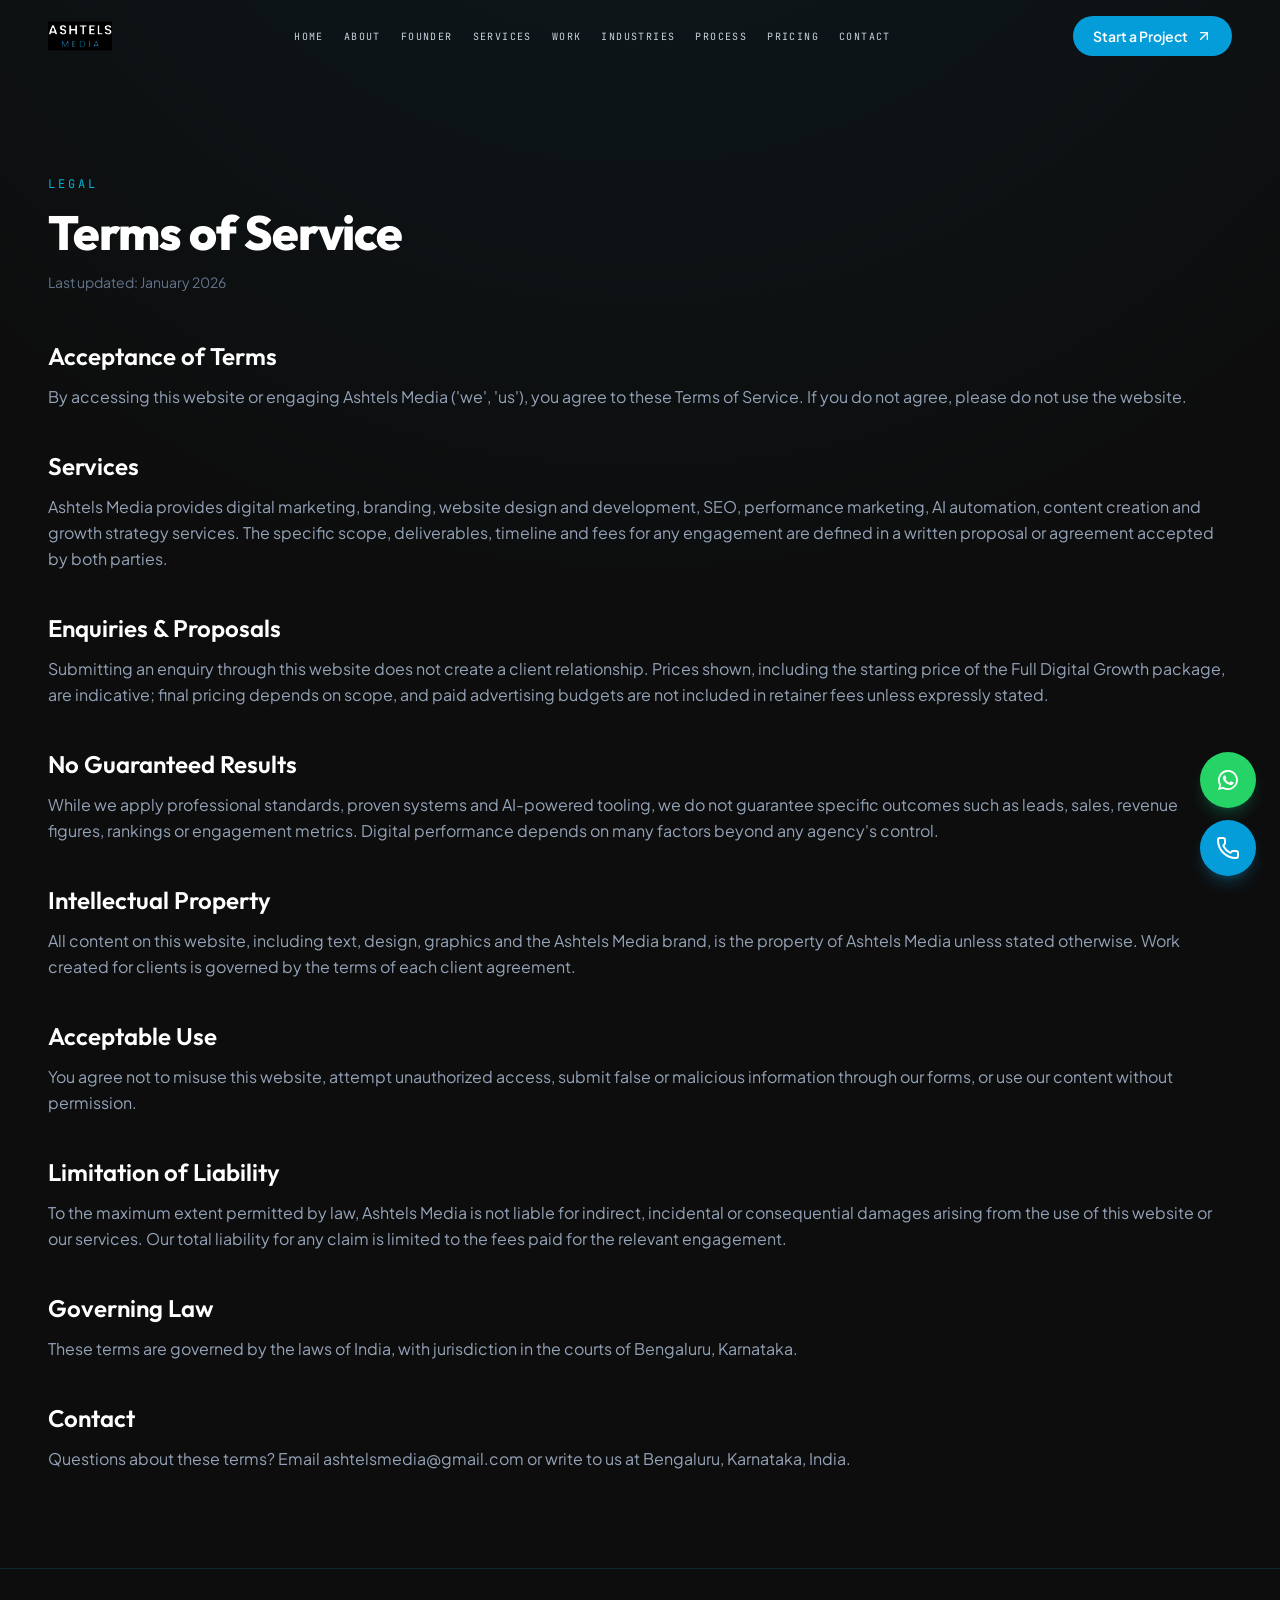
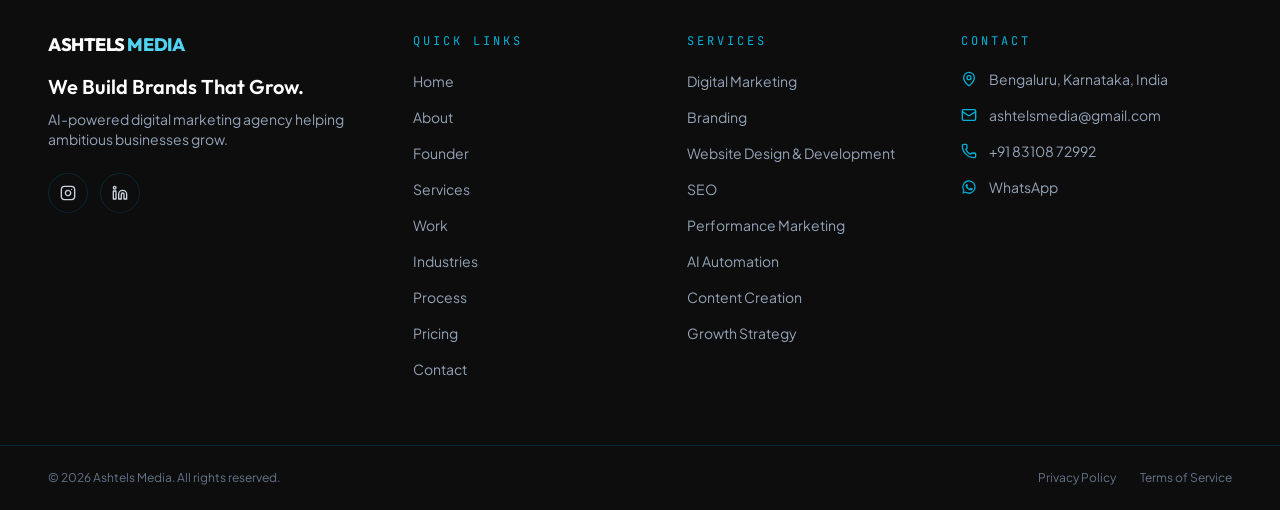
<file: terms/index.html>
<!doctype html>
<html lang="en">
  <head>
    <meta charset="utf-8" />
    <meta name="viewport" content="width=device-width, initial-scale=1, viewport-fit=cover" />
    <title>Terms of Service | Ashtels Media</title>
    <meta
      name="description"
      content="The terms that apply when you use the Ashtels Media website or engage our digital marketing services."
    />
    <meta name="theme-color" content="#0D0D0D" />
    <link rel="icon" type="image/svg+xml" href="../favicon.svg" />
    <link rel="canonical" href="https://www.ashtelsmedia.com/terms/" />
    <meta property="og:type" content="website" />
    <meta property="og:site_name" content="Ashtels Media" />
    <meta property="og:title" content="Terms of Service | Ashtels Media" />
    <meta
      property="og:description"
      content="The terms that apply when you use the Ashtels Media website or engage our digital marketing services."
    />
    <meta property="og:url" content="https://www.ashtelsmedia.com/terms/" />
    <meta property="og:locale" content="en_IN" />
    <meta name="twitter:card" content="summary_large_image" />
    <meta name="twitter:title" content="Terms of Service | Ashtels Media" />
    <meta
      name="twitter:description"
      content="The terms that apply when you use the Ashtels Media website or engage our digital marketing services."
    />
    <link rel="preconnect" href="https://fonts.googleapis.com" />
    <link rel="preconnect" href="https://fonts.gstatic.com" crossorigin />
    <link
      href="https://fonts.googleapis.com/css2?family=Outfit:wght@400;500;600;700;800;900&family=Plus+Jakarta+Sans:wght@400;500;600;700&family=JetBrains+Mono:wght@400;500&display=swap"
      rel="stylesheet"
    />
    <link rel="stylesheet" href="../assets/css/style.css" />
    <script>
      document.documentElement.classList.add("js");
    </script>
  </head>
  <body>
    <div id="root">
      <header id="site-header" class="fixed top-0 inset-x-0 z-50 transition-all duration-300 bg-transparent border-b border-transparent">
        <div class="container-x flex h-16 md:h-[72px] items-center justify-between">
          <a
  class="flex items-center gap-2.5 group"
  aria-label="Ashtels Media — Home"
  href="../index.html"
>
  <img
    src="../assets/img/ashtels-logo.svg"
    alt="Ashtels Media"
    class="h-16 w-auto object-contain transition-transform duration-300 group-hover:scale-105"
  />
</a>
          <nav class="hidden lg:flex items-center gap-5" aria-label="Primary">
            <a
              class="relative font-mono text-[10px] uppercase tracking-[0.14em] transition-colors duration-200 hover:text-brand-bright text-slate-300"
              href="../index.html"
              >Home</a
            ><a
              class="relative font-mono text-[10px] uppercase tracking-[0.14em] transition-colors duration-200 hover:text-brand-bright text-slate-300"
              href="../about/index.html"
              >About</a
            ><a
              class="relative font-mono text-[10px] uppercase tracking-[0.14em] transition-colors duration-200 hover:text-brand-bright text-slate-300"
              href="../founder/index.html"
              >Founder</a
            ><a
              class="relative font-mono text-[10px] uppercase tracking-[0.14em] transition-colors duration-200 hover:text-brand-bright text-slate-300"
              href="../services/index.html"
              >Services</a
            ><a
              class="relative font-mono text-[10px] uppercase tracking-[0.14em] transition-colors duration-200 hover:text-brand-bright text-slate-300"
              href="../work/index.html"
              >Work</a
            ><a
              class="relative font-mono text-[10px] uppercase tracking-[0.14em] transition-colors duration-200 hover:text-brand-bright text-slate-300"
              href="../industries/index.html"
              >Industries</a
            ><a
              class="relative font-mono text-[10px] uppercase tracking-[0.14em] transition-colors duration-200 hover:text-brand-bright text-slate-300"
              href="../process/index.html"
              >Process</a
            ><a
              class="relative font-mono text-[10px] uppercase tracking-[0.14em] transition-colors duration-200 hover:text-brand-bright text-slate-300"
              href="../pricing/index.html"
              >Pricing</a
            ><a
              class="relative font-mono text-[10px] uppercase tracking-[0.14em] transition-colors duration-200 hover:text-brand-bright text-slate-300"
              href="../contact/index.html"
              >Contact</a
            >
          </nav>
          <div class="hidden lg:block">
            <a
              class="group inline-flex items-center gap-2 rounded-full bg-brand-blue px-5 py-2.5 text-sm font-semibold text-white transition-all duration-200 hover:bg-brand-cyan hover:shadow-[0_0_24px_rgba(4,178,217,0.4)] active:scale-95"
              href="../contact/index.html"
              >Start a Project<svg
                xmlns="http://www.w3.org/2000/svg"
                width="24"
                height="24"
                viewBox="0 0 24 24"
                fill="none"
                stroke="currentColor"
                stroke-width="2"
                stroke-linecap="round"
                stroke-linejoin="round"
                class="lucide lucide-arrow-up-right h-4 w-4 transition-transform duration-200 group-hover:translate-x-0.5 group-hover:-translate-y-0.5"
                aria-hidden="true"
              >
                <path d="M7 7h10v10"></path>
                <path d="M7 17 17 7"></path></svg
            ></a>
          </div>
          <button
            type="button"
            id="menu-toggle"
            class="lg:hidden inline-flex h-11 w-11 items-center justify-center rounded-full border border-brand-line text-white"
            aria-label="Open menu"
            aria-expanded="false"
          >
            <svg
              xmlns="http://www.w3.org/2000/svg"
              width="24"
              height="24"
              viewBox="0 0 24 24"
              fill="none"
              stroke="currentColor"
              stroke-width="2"
              stroke-linecap="round"
              stroke-linejoin="round"
              class="lucide lucide-menu h-5 w-5"
              aria-hidden="true"
            >
              <path d="M4 12h16"></path>
              <path d="M4 18h16"></path>
              <path d="M4 6h16"></path>
            </svg>
          </button>
        </div>
        <div id="mobile-menu" class="lg:hidden glass border-t border-brand-line" hidden>
          <nav class="container-x flex flex-col py-6" aria-label="Mobile">
            <a href="../index.html" class="block border-b border-brand-line/60 py-4 font-display text-2xl font-semibold tracking-tight text-white"
              >Home</a
            >
            <a href="../about/index.html" class="block border-b border-brand-line/60 py-4 font-display text-2xl font-semibold tracking-tight text-white"
              >About</a
            >
            <a
              href="../founder/index.html"
              class="block border-b border-brand-line/60 py-4 font-display text-2xl font-semibold tracking-tight text-white"
              >Founder</a
            >
            <a
              href="../services/index.html"
              class="block border-b border-brand-line/60 py-4 font-display text-2xl font-semibold tracking-tight text-white"
              >Services</a
            >
            <a href="../work/index.html" class="block border-b border-brand-line/60 py-4 font-display text-2xl font-semibold tracking-tight text-white"
              >Work</a
            >
            <a
              href="../industries/index.html"
              class="block border-b border-brand-line/60 py-4 font-display text-2xl font-semibold tracking-tight text-white"
              >Industries</a
            >
            <a
              href="../process/index.html"
              class="block border-b border-brand-line/60 py-4 font-display text-2xl font-semibold tracking-tight text-white"
              >Process</a
            >
            <a
              href="../pricing/index.html"
              class="block border-b border-brand-line/60 py-4 font-display text-2xl font-semibold tracking-tight text-white"
              >Pricing</a
            >
            <a
              href="../contact/index.html"
              class="block border-b border-brand-line/60 py-4 font-display text-2xl font-semibold tracking-tight text-white"
              >Contact</a
            >
            <div class="pt-6">
              <a
                href="../contact/index.html"
                class="flex w-full items-center justify-center gap-2 rounded-full bg-brand-blue px-6 py-4 text-base font-semibold text-white"
                >Start a Project
                <svg
                  xmlns="http://www.w3.org/2000/svg"
                  width="24"
                  height="24"
                  viewBox="0 0 24 24"
                  fill="none"
                  stroke="currentColor"
                  stroke-width="2"
                  stroke-linecap="round"
                  stroke-linejoin="round"
                  class="lucide lucide-arrow-up-right h-4 w-4 transition-transform duration-200 group-hover:translate-x-0.5 group-hover:-translate-y-0.5"
                  aria-hidden="true"
                >
                  <path d="M7 7h10v10"></path>
                  <path d="M7 17 17 7"></path></svg
              ></a>
            </div>
          </nav>
        </div>
      </header>
      <main class="app-main">
        <div data-reveal>
          <section class="container-x max-w-4xl pb-24 pt-36 sm:pt-44">
            <div data-reveal>
              <p class="font-mono text-xs uppercase tracking-[0.25em] text-brand-cyan">Legal</p>
              <h1 class="mt-4 font-display text-4xl font-extrabold tracking-tight text-white sm:text-5xl">Terms of Service</h1>
              <p class="mt-4 text-sm text-slate-500">Last updated: January 2026</p>
            </div>
            <div class="mt-12 space-y-10">
              <div data-reveal>
                <article>
                  <h2 class="font-display text-xl font-semibold text-white sm:text-2xl">Acceptance of Terms</h2>
                  <p class="mt-3 leading-relaxed text-slate-400">
                    By accessing this website or engaging Ashtels Media ('we', 'us'), you agree to these Terms of Service. If you do not
                    agree, please do not use the website.
                  </p>
                </article>
              </div>
              <div data-reveal>
                <article>
                  <h2 class="font-display text-xl font-semibold text-white sm:text-2xl">Services</h2>
                  <p class="mt-3 leading-relaxed text-slate-400">
                    Ashtels Media provides digital marketing, branding, website design and development, SEO, performance marketing, AI
                    automation, content creation and growth strategy services. The specific scope, deliverables, timeline and fees for any
                    engagement are defined in a written proposal or agreement accepted by both parties.
                  </p>
                </article>
              </div>
              <div data-reveal>
                <article>
                  <h2 class="font-display text-xl font-semibold text-white sm:text-2xl">Enquiries &amp; Proposals</h2>
                  <p class="mt-3 leading-relaxed text-slate-400">
                    Submitting an enquiry through this website does not create a client relationship. Prices shown, including the starting
                    price of the Full Digital Growth package, are indicative; final pricing depends on scope, and paid advertising budgets
                    are not included in retainer fees unless expressly stated.
                  </p>
                </article>
              </div>
              <div data-reveal>
                <article>
                  <h2 class="font-display text-xl font-semibold text-white sm:text-2xl">No Guaranteed Results</h2>
                  <p class="mt-3 leading-relaxed text-slate-400">
                    While we apply professional standards, proven systems and AI-powered tooling, we do not guarantee specific outcomes such
                    as leads, sales, revenue figures, rankings or engagement metrics. Digital performance depends on many factors beyond any
                    agency's control.
                  </p>
                </article>
              </div>
              <div data-reveal>
                <article>
                  <h2 class="font-display text-xl font-semibold text-white sm:text-2xl">Intellectual Property</h2>
                  <p class="mt-3 leading-relaxed text-slate-400">
                    All content on this website, including text, design, graphics and the Ashtels Media brand, is the property of Ashtels
                    Media unless stated otherwise. Work created for clients is governed by the terms of each client agreement.
                  </p>
                </article>
              </div>
              <div data-reveal>
                <article>
                  <h2 class="font-display text-xl font-semibold text-white sm:text-2xl">Acceptable Use</h2>
                  <p class="mt-3 leading-relaxed text-slate-400">
                    You agree not to misuse this website, attempt unauthorized access, submit false or malicious information through our
                    forms, or use our content without permission.
                  </p>
                </article>
              </div>
              <div data-reveal>
                <article>
                  <h2 class="font-display text-xl font-semibold text-white sm:text-2xl">Limitation of Liability</h2>
                  <p class="mt-3 leading-relaxed text-slate-400">
                    To the maximum extent permitted by law, Ashtels Media is not liable for indirect, incidental or consequential damages
                    arising from the use of this website or our services. Our total liability for any claim is limited to the fees paid for
                    the relevant engagement.
                  </p>
                </article>
              </div>
              <div data-reveal>
                <article>
                  <h2 class="font-display text-xl font-semibold text-white sm:text-2xl">Governing Law</h2>
                  <p class="mt-3 leading-relaxed text-slate-400">
                    These terms are governed by the laws of India, with jurisdiction in the courts of Bengaluru, Karnataka.
                  </p>
                </article>
              </div>
              <div data-reveal>
                <article>
                  <h2 class="font-display text-xl font-semibold text-white sm:text-2xl">Contact</h2>
                  <p class="mt-3 leading-relaxed text-slate-400">
                    Questions about these terms? Email ashtelsmedia@gmail.com or write to us at Bengaluru, Karnataka, India.
                  </p>
                </article>
              </div>
            </div>
          </section>
        </div>
      </main>
      <footer class="relative border-t border-brand-line bg-brand-ink">
        <div class="container-x grid gap-12 py-16 md:grid-cols-2 lg:grid-cols-[1.4fr_1fr_1fr_1.2fr]">
          <div>
            <a href="../index.html"
   class="font-display font-extrabold tracking-tight text-lg leading-none text-white"
   aria-label="Ashtels Media — Home">
  ASHTELS <span class="text-brand-bright">MEDIA</span>
</a>
            <p class="mt-4 font-display text-xl font-semibold text-white">We Build Brands That Grow.</p>
            <p class="mt-2 max-w-xs text-sm text-slate-400">AI-powered digital marketing agency helping ambitious businesses grow.</p>
            <div class="mt-6 flex gap-3">
              <a
                href="https://www.instagram.com/ashtelsmedia"
                target="_blank"
                rel="noopener noreferrer"
                aria-label="Ashtels Media on Instagram"
                class="inline-flex h-10 w-10 items-center justify-center rounded-full border border-brand-line text-slate-300 transition-all duration-200 hover:border-brand-bright hover:text-brand-bright"
                ><svg
                  xmlns="http://www.w3.org/2000/svg"
                  width="24"
                  height="24"
                  viewBox="0 0 24 24"
                  fill="none"
                  stroke="currentColor"
                  stroke-width="2"
                  stroke-linecap="round"
                  stroke-linejoin="round"
                  class="lucide lucide-instagram h-4 w-4"
                  aria-hidden="true"
                >
                  <rect width="20" height="20" x="2" y="2" rx="5" ry="5"></rect>
                  <path d="M16 11.37A4 4 0 1 1 12.63 8 4 4 0 0 1 16 11.37z"></path>
                  <line x1="17.5" x2="17.51" y1="6.5" y2="6.5"></line></svg></a
              ><a
                href="https://www.linkedin.com/company/ashtelsmedia"
                target="_blank"
                rel="noopener noreferrer"
                aria-label="Ashtels Media on LinkedIn"
                class="inline-flex h-10 w-10 items-center justify-center rounded-full border border-brand-line text-slate-300 transition-all duration-200 hover:border-brand-bright hover:text-brand-bright"
                ><svg
                  xmlns="http://www.w3.org/2000/svg"
                  width="24"
                  height="24"
                  viewBox="0 0 24 24"
                  fill="none"
                  stroke="currentColor"
                  stroke-width="2"
                  stroke-linecap="round"
                  stroke-linejoin="round"
                  class="lucide lucide-linkedin h-4 w-4"
                  aria-hidden="true"
                >
                  <path d="M16 8a6 6 0 0 1 6 6v7h-4v-7a2 2 0 0 0-2-2 2 2 0 0 0-2 2v7h-4v-7a6 6 0 0 1 6-6z"></path>
                  <rect width="4" height="12" x="2" y="9"></rect>
                  <circle cx="4" cy="4" r="2"></circle></svg
              ></a>
            </div>
          </div>
          <nav aria-label="Quick links">
            <h3 class="font-mono text-xs uppercase tracking-[0.25em] text-brand-cyan">Quick Links</h3>
            <ul class="mt-5 space-y-3">
              <li><a class="text-sm text-slate-400 transition-colors hover:text-brand-bright" href="../index.html">Home</a></li>
              <li><a class="text-sm text-slate-400 transition-colors hover:text-brand-bright" href="../about/index.html">About</a></li>
              <li><a class="text-sm text-slate-400 transition-colors hover:text-brand-bright" href="../founder/index.html">Founder</a></li>
              <li><a class="text-sm text-slate-400 transition-colors hover:text-brand-bright" href="../services/index.html">Services</a></li>
              <li><a class="text-sm text-slate-400 transition-colors hover:text-brand-bright" href="../work/index.html">Work</a></li>
              <li><a class="text-sm text-slate-400 transition-colors hover:text-brand-bright" href="../industries/index.html">Industries</a></li>
              <li><a class="text-sm text-slate-400 transition-colors hover:text-brand-bright" href="../process/index.html">Process</a></li>
              <li><a class="text-sm text-slate-400 transition-colors hover:text-brand-bright" href="../pricing/index.html">Pricing</a></li>
              <li><a class="text-sm text-slate-400 transition-colors hover:text-brand-bright" href="../contact/index.html">Contact</a></li>
            </ul>
          </nav>
          <nav aria-label="Services">
            <h3 class="font-mono text-xs uppercase tracking-[0.25em] text-brand-cyan">Services</h3>
            <ul class="mt-5 space-y-3">
              <li>
                <a class="text-sm text-slate-400 transition-colors hover:text-brand-bright" href="../services/index.html#digital-marketing"
                  >Digital Marketing</a
                >
              </li>
              <li><a class="text-sm text-slate-400 transition-colors hover:text-brand-bright" href="../services/index.html#branding">Branding</a></li>
              <li>
                <a class="text-sm text-slate-400 transition-colors hover:text-brand-bright" href="../services/index.html#web"
                  >Website Design &amp; Development</a
                >
              </li>
              <li><a class="text-sm text-slate-400 transition-colors hover:text-brand-bright" href="../services/index.html#seo">SEO</a></li>
              <li>
                <a class="text-sm text-slate-400 transition-colors hover:text-brand-bright" href="../services/index.html#performance-marketing"
                  >Performance Marketing</a
                >
              </li>
              <li>
                <a class="text-sm text-slate-400 transition-colors hover:text-brand-bright" href="../services/index.html#ai-automation"
                  >AI Automation</a
                >
              </li>
              <li>
                <a class="text-sm text-slate-400 transition-colors hover:text-brand-bright" href="../services/index.html#content-creation"
                  >Content Creation</a
                >
              </li>
              <li>
                <a class="text-sm text-slate-400 transition-colors hover:text-brand-bright" href="../services/index.html#growth-strategy"
                  >Growth Strategy</a
                >
              </li>
            </ul>
          </nav>
          <div>
            <h3 class="font-mono text-xs uppercase tracking-[0.25em] text-brand-cyan">Contact</h3>
            <ul class="mt-5 space-y-4 text-sm text-slate-400">
              <li class="flex items-start gap-3">
                <svg
                  xmlns="http://www.w3.org/2000/svg"
                  width="24"
                  height="24"
                  viewBox="0 0 24 24"
                  fill="none"
                  stroke="currentColor"
                  stroke-width="2"
                  stroke-linecap="round"
                  stroke-linejoin="round"
                  class="lucide lucide-map-pin mt-0.5 h-4 w-4 shrink-0 text-brand-cyan"
                  aria-hidden="true"
                >
                  <path d="M20 10c0 4.993-5.539 10.193-7.399 11.799a1 1 0 0 1-1.202 0C9.539 20.193 4 14.993 4 10a8 8 0 0 1 16 0"></path>
                  <circle cx="12" cy="10" r="3"></circle></svg
                ><span>Bengaluru, Karnataka, India</span>
              </li>
              <li>
                <a href="mailto:ashtelsmedia@gmail.com" class="flex items-center gap-3 transition-colors hover:text-brand-bright"
                  ><svg
                    xmlns="http://www.w3.org/2000/svg"
                    width="24"
                    height="24"
                    viewBox="0 0 24 24"
                    fill="none"
                    stroke="currentColor"
                    stroke-width="2"
                    stroke-linecap="round"
                    stroke-linejoin="round"
                    class="lucide lucide-mail h-4 w-4 shrink-0 text-brand-cyan"
                    aria-hidden="true"
                  >
                    <path d="m22 7-8.991 5.727a2 2 0 0 1-2.009 0L2 7"></path>
                    <rect x="2" y="4" width="20" height="16" rx="2"></rect></svg
                  >ashtelsmedia@gmail.com</a
                >
              </li>
              <li>
                <a href="tel:+918310872992" class="flex items-center gap-3 transition-colors hover:text-brand-bright"
                  ><svg
                    xmlns="http://www.w3.org/2000/svg"
                    width="24"
                    height="24"
                    viewBox="0 0 24 24"
                    fill="none"
                    stroke="currentColor"
                    stroke-width="2"
                    stroke-linecap="round"
                    stroke-linejoin="round"
                    class="lucide lucide-phone h-4 w-4 shrink-0 text-brand-cyan"
                    aria-hidden="true"
                  >
                    <path
                      d="M13.832 16.568a1 1 0 0 0 1.213-.303l.355-.465A2 2 0 0 1 17 15h3a2 2 0 0 1 2 2v3a2 2 0 0 1-2 2A18 18 0 0 1 2 4a2 2 0 0 1 2-2h3a2 2 0 0 1 2 2v3a2 2 0 0 1-.8 1.6l-.468.351a1 1 0 0 0-.292 1.233 14 14 0 0 0 6.392 6.384"
                    ></path></svg
                  >+91 83108 72992</a
                >
              </li>
              <li>
                <a
                  href="https://wa.me/918310872992?text=Hi%20Ashtels%20Media%2C%20I%27d%20like%20to%20grow%20my%20brand!"
                  target="_blank"
                  rel="noopener noreferrer"
                  class="flex items-center gap-3 transition-colors hover:text-brand-bright"
                  ><svg viewBox="0 0 24 24" class="h-4 w-4 shrink-0 text-brand-cyan" fill="currentColor" aria-hidden="true">
                    <path
                      d="M12 2a10 10 0 0 0-8.6 15.1L2 22l5-1.3A10 10 0 1 0 12 2Zm0 18.2c-1.5 0-3-.4-4.3-1.2l-.3-.2-3 .8.8-2.9-.2-.3A8.2 8.2 0 1 1 12 20.2Zm4.6-6.1c-.3-.1-1.5-.7-1.7-.8-.2-.1-.4-.1-.6.1l-.8 1c-.1.2-.3.2-.5.1a6.7 6.7 0 0 1-3.3-2.9c-.3-.4 0-.5.2-.8l.4-.5c.1-.2.1-.4 0-.5l-.8-1.9c-.2-.5-.4-.4-.6-.4h-.5c-.2 0-.5.1-.7.3-.7.7-1 1.7-.8 2.7.3 1.5 1.2 2.9 2.5 4a8.7 8.7 0 0 0 4.2 2.3c1 .2 2 .1 2.9-.4.5-.3.9-.8 1.1-1.4l.2-.7c-.1-.2-.3-.3-.6-.4Z"
                    ></path></svg
                  >WhatsApp</a
                >
              </li>
            </ul>
          </div>
        </div>
        <div class="border-t border-brand-line">
          <div class="container-x flex flex-col items-center justify-between gap-3 py-6 sm:flex-row">
            <p class="text-xs text-slate-500">© 2026 Ashtels Media. All rights reserved.</p>
            <div class="flex gap-6 text-xs text-slate-500">
              <a class="transition-colors hover:text-brand-bright" href="../privacy/index.html">Privacy Policy</a
              ><a class="transition-colors hover:text-brand-bright" href="../terms/index.html">Terms of Service</a>
            </div>
          </div>
        </div>
      </footer>
      <div class="fixed bottom-5 right-5 z-40 flex flex-col items-end gap-3 sm:bottom-6 sm:right-6" data-reveal>
        <a
          href="https://wa.me/918310872992?text=Hi%20Ashtels%20Media%2C%20I%27d%20like%20to%20grow%20my%20brand!"
          target="_blank"
          rel="noopener noreferrer"
          aria-label="Chat with Ashtels Media on WhatsApp"
          class="anim-pulse-ring group flex h-13 w-13 items-center justify-center rounded-full bg-[#25D366] p-3.5 text-white shadow-lg shadow-emerald-500/25 transition-transform duration-200 hover:scale-110 active:scale-95 sm:h-14 sm:w-14"
          ><svg viewBox="0 0 24 24" class="h-6 w-6" fill="currentColor" aria-hidden="true">
            <path
              d="M12 2a10 10 0 0 0-8.6 15.1L2 22l5-1.3A10 10 0 1 0 12 2Zm0 18.2c-1.5 0-3-.4-4.3-1.2l-.3-.2-3 .8.8-2.9-.2-.3A8.2 8.2 0 1 1 12 20.2Zm4.6-6.1c-.3-.1-1.5-.7-1.7-.8-.2-.1-.4-.1-.6.1l-.8 1c-.1.2-.3.2-.5.1a6.7 6.7 0 0 1-3.3-2.9c-.3-.4 0-.5.2-.8l.4-.5c.1-.2.1-.4 0-.5l-.8-1.9c-.2-.5-.4-.4-.6-.4h-.5c-.2 0-.5.1-.7.3-.7.7-1 1.7-.8 2.7.3 1.5 1.2 2.9 2.5 4a8.7 8.7 0 0 0 4.2 2.3c1 .2 2 .1 2.9-.4.5-.3.9-.8 1.1-1.4l.2-.7c-.1-.2-.3-.3-.6-.4Z"
            ></path></svg
          ><span
            class="pointer-events-none absolute right-full mr-3 hidden whitespace-nowrap rounded-lg bg-brand-card px-3 py-2 text-xs text-white opacity-0 shadow-lg transition-opacity duration-200 group-hover:opacity-100 sm:block"
            >Chat on WhatsApp</span
          ></a
        ><a
          href="tel:+918310872992"
          aria-label="Call Ashtels Media at +91 83108 72992"
          class="group relative flex h-13 w-13 items-center justify-center rounded-full bg-brand-blue p-3.5 text-white shadow-lg shadow-sky-500/25 transition-transform duration-200 hover:scale-110 active:scale-95 sm:h-14 sm:w-14"
          ><svg
            xmlns="http://www.w3.org/2000/svg"
            width="24"
            height="24"
            viewBox="0 0 24 24"
            fill="none"
            stroke="currentColor"
            stroke-width="2"
            stroke-linecap="round"
            stroke-linejoin="round"
            class="lucide lucide-phone h-6 w-6"
            aria-hidden="true"
          >
            <path
              d="M13.832 16.568a1 1 0 0 0 1.213-.303l.355-.465A2 2 0 0 1 17 15h3a2 2 0 0 1 2 2v3a2 2 0 0 1-2 2A18 18 0 0 1 2 4a2 2 0 0 1 2-2h3a2 2 0 0 1 2 2v3a2 2 0 0 1-.8 1.6l-.468.351a1 1 0 0 0-.292 1.233 14 14 0 0 0 6.392 6.384"
            ></path></svg
          ><span
            class="pointer-events-none absolute right-full mr-3 hidden whitespace-nowrap rounded-lg bg-brand-card px-3 py-2 text-xs text-white opacity-0 shadow-lg transition-opacity duration-200 group-hover:opacity-100 sm:block"
            >Call Ashtels Media</span
          ></a
        >
      </div>
    </div>
    <script src="../assets/js/main.js" defer></script>
  </body>
</html>
</file>
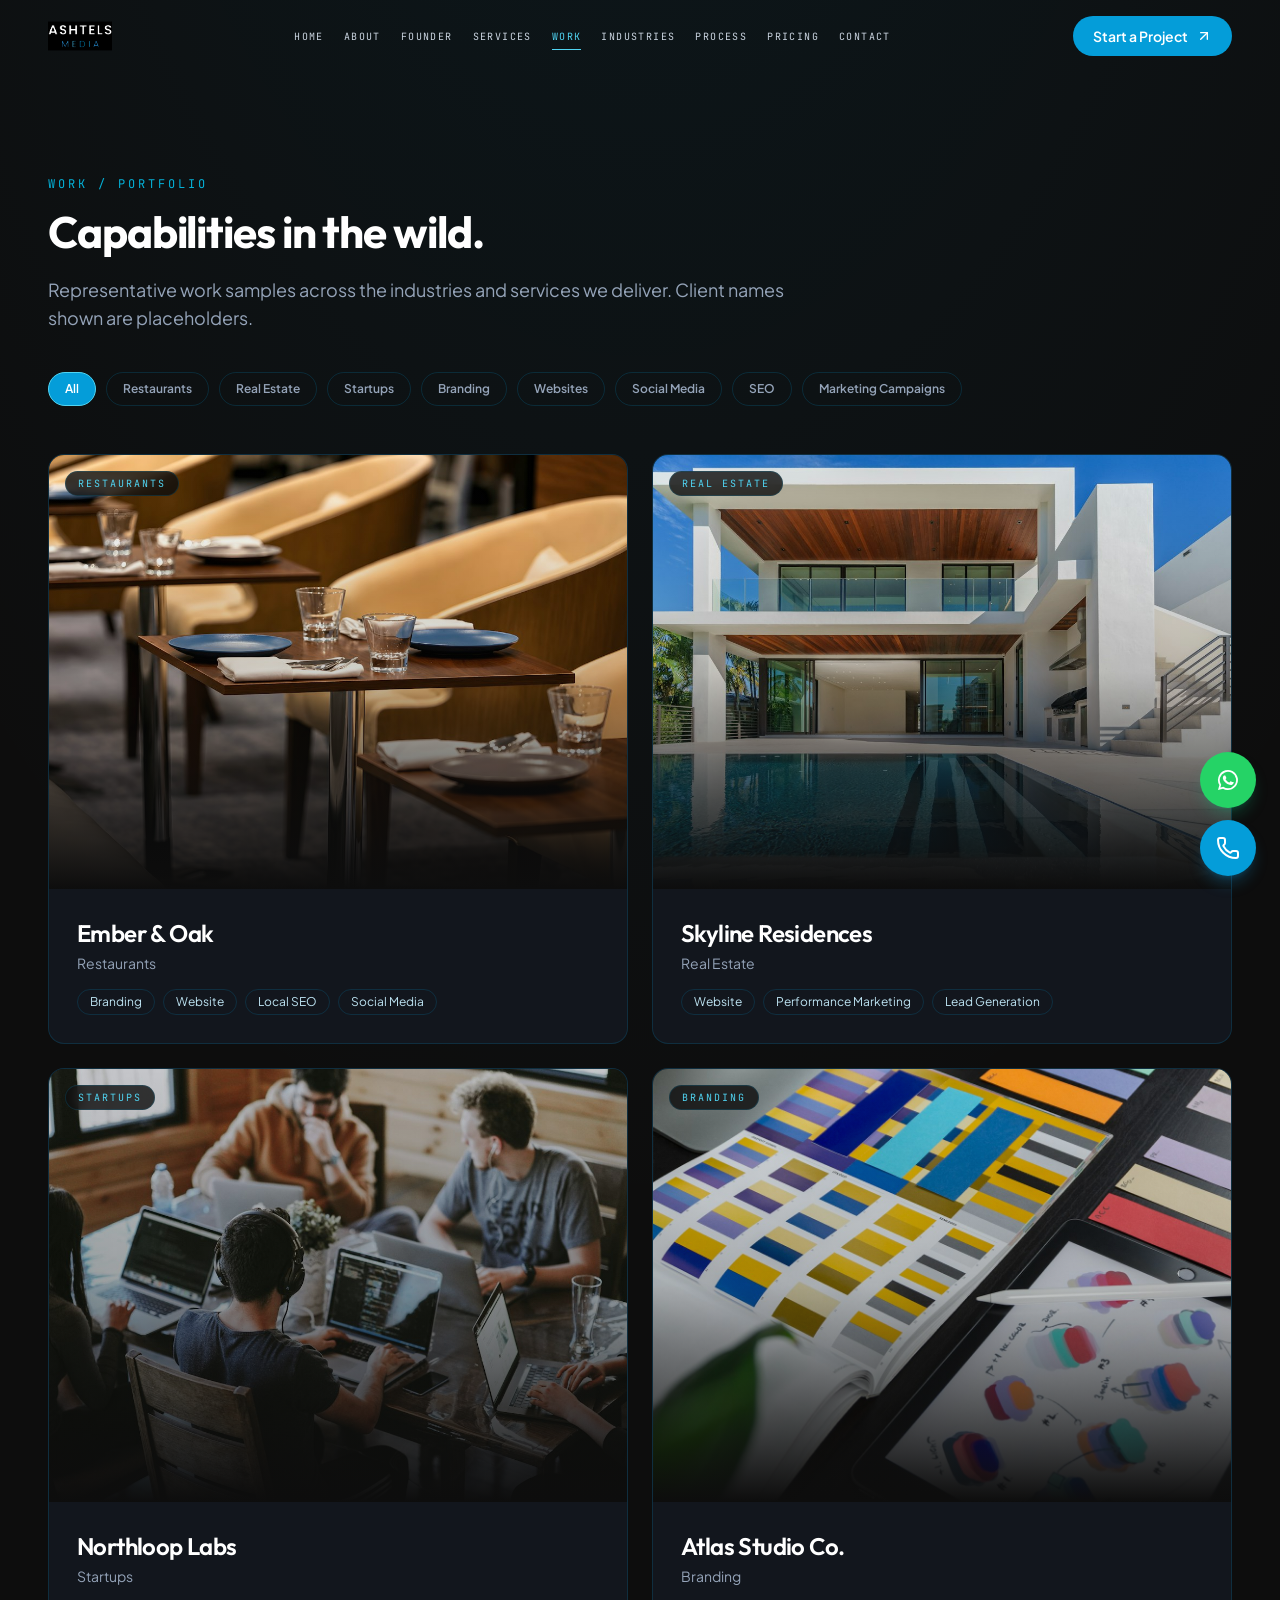
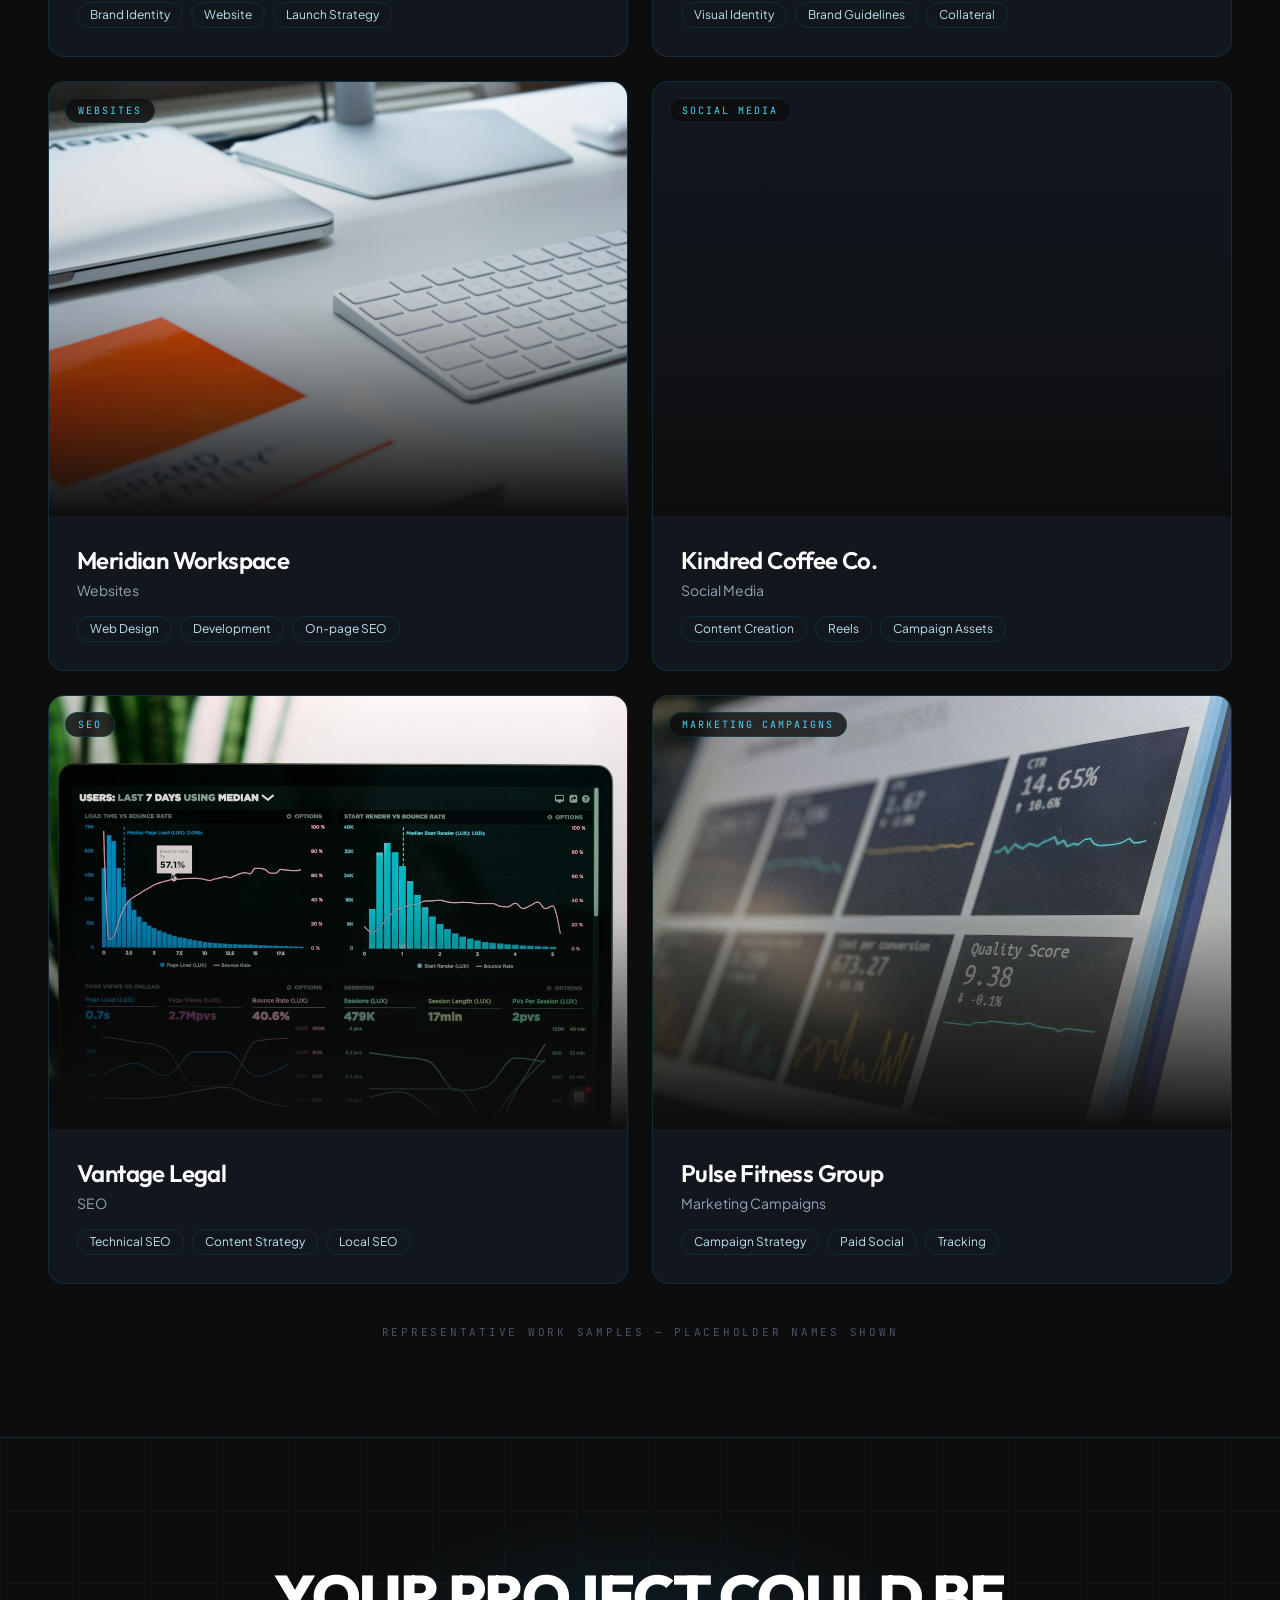
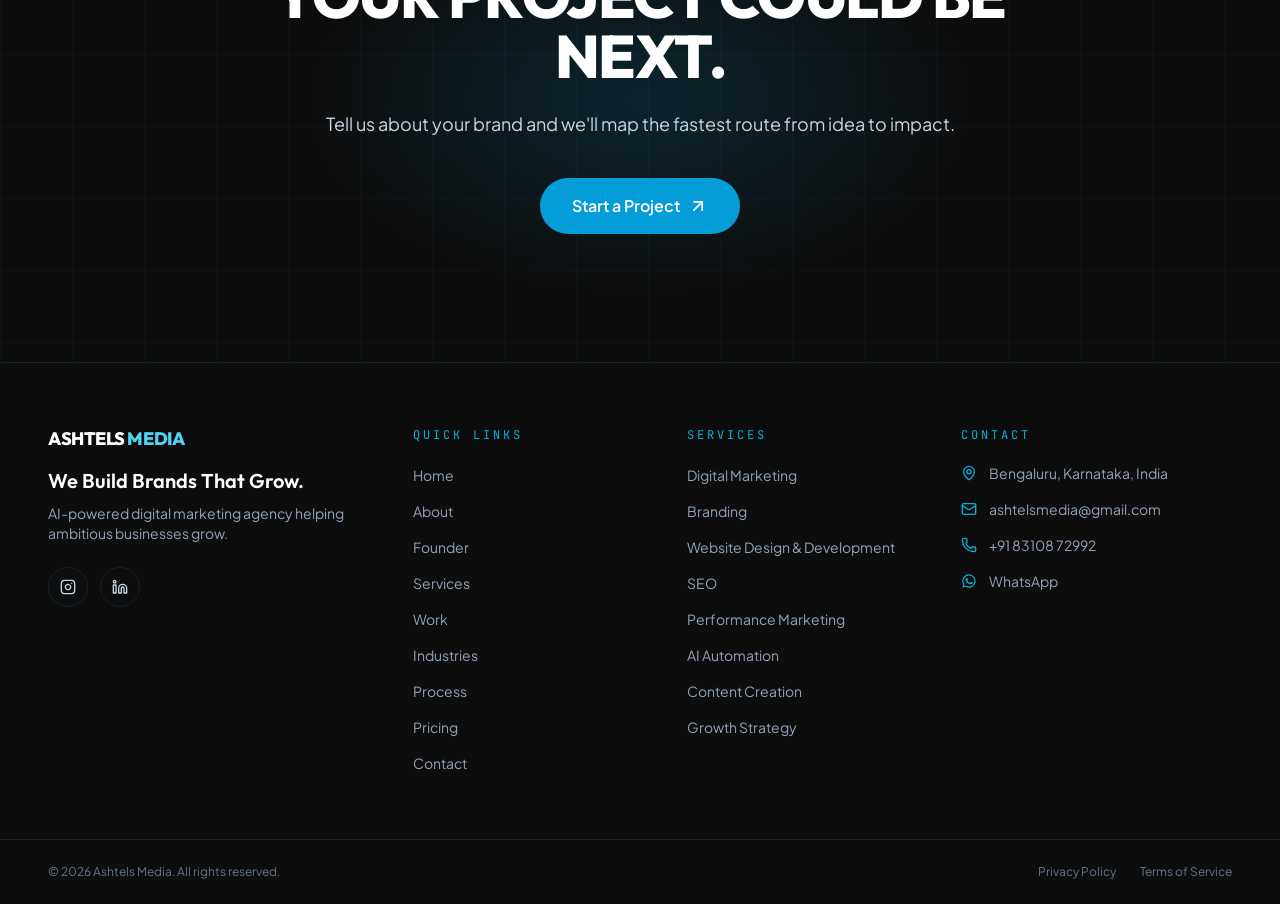
<file: work/index.html>
<!doctype html>
<html lang="en">
  <head>
    <meta charset="utf-8" />
    <meta name="viewport" content="width=device-width, initial-scale=1, viewport-fit=cover" />
    <title>Our Work &amp; Portfolio | Ashtels Media</title>
    <meta
      name="description"
      content="Selected work and capabilities from Ashtels Media — restaurants, real estate, startups, branding, websites, social media, SEO and marketing campaigns."
    />
    <meta name="theme-color" content="#0D0D0D" />
    <link rel="icon" type="image/svg+xml" href="../favicon.svg" />
    <link rel="canonical" href="https://www.ashtelsmedia.com/work/" />
    <meta property="og:type" content="website" />
    <meta property="og:site_name" content="Ashtels Media" />
    <meta property="og:title" content="Our Work &amp; Portfolio | Ashtels Media" />
    <meta
      property="og:description"
      content="Selected work and capabilities from Ashtels Media — restaurants, real estate, startups, branding, websites, social media, SEO and marketing campaigns."
    />
    <meta property="og:url" content="https://www.ashtelsmedia.com/work/" />
    <meta property="og:locale" content="en_IN" />
    <meta name="twitter:card" content="summary_large_image" />
    <meta name="twitter:title" content="Our Work &amp; Portfolio | Ashtels Media" />
    <meta
      name="twitter:description"
      content="Selected work and capabilities from Ashtels Media — restaurants, real estate, startups, branding, websites, social media, SEO and marketing campaigns."
    />
    <link rel="preconnect" href="https://fonts.googleapis.com" />
    <link rel="preconnect" href="https://fonts.gstatic.com" crossorigin />
    <link
      href="https://fonts.googleapis.com/css2?family=Outfit:wght@400;500;600;700;800;900&family=Plus+Jakarta+Sans:wght@400;500;600;700&family=JetBrains+Mono:wght@400;500&display=swap"
      rel="stylesheet"
    />
    <link rel="stylesheet" href="../assets/css/style.css" />
    <script>
      document.documentElement.classList.add("js");
    </script>
  </head>
  <body>
    <div id="root">
      <header id="site-header" class="fixed top-0 inset-x-0 z-50 transition-all duration-300 bg-transparent border-b border-transparent">
        <div class="container-x flex h-16 md:h-[72px] items-center justify-between">
          <a
  class="flex items-center gap-2.5 group"
  aria-label="Ashtels Media — Home"
  href="../index.html"
>
  <img
    src="../assets/img/ashtels-logo.svg"
    alt="Ashtels Media"
    class="h-16 w-auto object-contain transition-transform duration-300 group-hover:scale-105"
  />
</a>
          <nav class="hidden lg:flex items-center gap-5" aria-label="Primary">
            <a
              class="relative font-mono text-[10px] uppercase tracking-[0.14em] transition-colors duration-200 hover:text-brand-bright text-slate-300"
              href="../index.html"
              >Home</a
            ><a
              class="relative font-mono text-[10px] uppercase tracking-[0.14em] transition-colors duration-200 hover:text-brand-bright text-slate-300"
              href="../about/index.html"
              >About</a
            ><a
              class="relative font-mono text-[10px] uppercase tracking-[0.14em] transition-colors duration-200 hover:text-brand-bright text-slate-300"
              href="../founder/index.html"
              >Founder</a
            ><a
              class="relative font-mono text-[10px] uppercase tracking-[0.14em] transition-colors duration-200 hover:text-brand-bright text-slate-300"
              href="../services/index.html"
              >Services</a
            ><a
              aria-current="page"
              class="relative font-mono text-[10px] uppercase tracking-[0.14em] transition-colors duration-200 hover:text-brand-bright text-brand-bright"
              href="../work/index.html"
              >Work<span class="absolute -bottom-1.5 left-0 h-px w-full bg-brand-bright"></span></a
            ><a
              class="relative font-mono text-[10px] uppercase tracking-[0.14em] transition-colors duration-200 hover:text-brand-bright text-slate-300"
              href="../industries/index.html"
              >Industries</a
            ><a
              class="relative font-mono text-[10px] uppercase tracking-[0.14em] transition-colors duration-200 hover:text-brand-bright text-slate-300"
              href="../process/index.html"
              >Process</a
            ><a
              class="relative font-mono text-[10px] uppercase tracking-[0.14em] transition-colors duration-200 hover:text-brand-bright text-slate-300"
              href="../pricing/index.html"
              >Pricing</a
            ><a
              class="relative font-mono text-[10px] uppercase tracking-[0.14em] transition-colors duration-200 hover:text-brand-bright text-slate-300"
              href="../contact/index.html"
              >Contact</a
            >
          </nav>
          <div class="hidden lg:block">
            <a
              class="group inline-flex items-center gap-2 rounded-full bg-brand-blue px-5 py-2.5 text-sm font-semibold text-white transition-all duration-200 hover:bg-brand-cyan hover:shadow-[0_0_24px_rgba(4,178,217,0.4)] active:scale-95"
              href="../contact/index.html"
              >Start a Project<svg
                xmlns="http://www.w3.org/2000/svg"
                width="24"
                height="24"
                viewBox="0 0 24 24"
                fill="none"
                stroke="currentColor"
                stroke-width="2"
                stroke-linecap="round"
                stroke-linejoin="round"
                class="lucide lucide-arrow-up-right h-4 w-4 transition-transform duration-200 group-hover:translate-x-0.5 group-hover:-translate-y-0.5"
                aria-hidden="true"
              >
                <path d="M7 7h10v10"></path>
                <path d="M7 17 17 7"></path></svg
            ></a>
          </div>
          <button
            type="button"
            id="menu-toggle"
            class="lg:hidden inline-flex h-11 w-11 items-center justify-center rounded-full border border-brand-line text-white"
            aria-label="Open menu"
            aria-expanded="false"
          >
            <svg
              xmlns="http://www.w3.org/2000/svg"
              width="24"
              height="24"
              viewBox="0 0 24 24"
              fill="none"
              stroke="currentColor"
              stroke-width="2"
              stroke-linecap="round"
              stroke-linejoin="round"
              class="lucide lucide-menu h-5 w-5"
              aria-hidden="true"
            >
              <path d="M4 12h16"></path>
              <path d="M4 18h16"></path>
              <path d="M4 6h16"></path>
            </svg>
          </button>
        </div>
        <div id="mobile-menu" class="lg:hidden glass border-t border-brand-line" hidden>
          <nav class="container-x flex flex-col py-6" aria-label="Mobile">
            <a href="../index.html" class="block border-b border-brand-line/60 py-4 font-display text-2xl font-semibold tracking-tight text-white"
              >Home</a
            >
            <a href="../about/index.html" class="block border-b border-brand-line/60 py-4 font-display text-2xl font-semibold tracking-tight text-white"
              >About</a
            >
            <a
              href="../founder/index.html"
              class="block border-b border-brand-line/60 py-4 font-display text-2xl font-semibold tracking-tight text-white"
              >Founder</a
            >
            <a
              href="../services/index.html"
              class="block border-b border-brand-line/60 py-4 font-display text-2xl font-semibold tracking-tight text-white"
              >Services</a
            >
            <a
              href="../work/index.html"
              class="block border-b border-brand-line/60 py-4 font-display text-2xl font-semibold tracking-tight text-brand-bright"
              >Work</a
            >
            <a
              href="../industries/index.html"
              class="block border-b border-brand-line/60 py-4 font-display text-2xl font-semibold tracking-tight text-white"
              >Industries</a
            >
            <a
              href="../process/index.html"
              class="block border-b border-brand-line/60 py-4 font-display text-2xl font-semibold tracking-tight text-white"
              >Process</a
            >
            <a
              href="../pricing/index.html"
              class="block border-b border-brand-line/60 py-4 font-display text-2xl font-semibold tracking-tight text-white"
              >Pricing</a
            >
            <a
              href="../contact/index.html"
              class="block border-b border-brand-line/60 py-4 font-display text-2xl font-semibold tracking-tight text-white"
              >Contact</a
            >
            <div class="pt-6">
              <a
                href="../contact/index.html"
                class="flex w-full items-center justify-center gap-2 rounded-full bg-brand-blue px-6 py-4 text-base font-semibold text-white"
                >Start a Project
                <svg
                  xmlns="http://www.w3.org/2000/svg"
                  width="24"
                  height="24"
                  viewBox="0 0 24 24"
                  fill="none"
                  stroke="currentColor"
                  stroke-width="2"
                  stroke-linecap="round"
                  stroke-linejoin="round"
                  class="lucide lucide-arrow-up-right h-4 w-4 transition-transform duration-200 group-hover:translate-x-0.5 group-hover:-translate-y-0.5"
                  aria-hidden="true"
                >
                  <path d="M7 7h10v10"></path>
                  <path d="M7 17 17 7"></path></svg
              ></a>
            </div>
          </nav>
        </div>
      </header>
      <main class="app-main">
        <div data-reveal>
          <section class="container-x pb-10 pt-36 sm:pt-44">
            <div class="max-w-3xl" data-reveal>
              <p class="font-mono text-xs uppercase tracking-[0.25em] text-brand-cyan">Work / Portfolio</p>
              <h2 class="mt-4 font-display text-3xl font-bold tracking-tight text-white sm:text-4xl lg:text-[2.75rem] lg:leading-[1.1]">
                Capabilities in the wild.
              </h2>
              <p class="mt-5 text-base leading-relaxed text-slate-400 sm:text-lg">
                Representative work samples across the industries and services we deliver. Client names shown are placeholders.
              </p>
            </div>
          </section>
          <section class="container-x pb-20 sm:pb-24">
            <div data-reveal>
              <div class="flex flex-wrap gap-2.5" role="tablist" aria-label="Filter projects by category">
                <button
                  type="button"
                  role="tab"
                  data-filter
                  aria-selected="true"
                  class="rounded-full border px-4 py-2 text-xs font-semibold transition-all duration-200 active:scale-95 border-brand-bright bg-brand-blue text-white"
                >
                  All</button
                ><button
                  type="button"
                  role="tab"
                  data-filter
                  aria-selected="false"
                  class="rounded-full border px-4 py-2 text-xs font-semibold transition-all duration-200 active:scale-95 border-brand-line text-slate-400 hover:border-brand-bright hover:text-brand-bright"
                >
                  Restaurants</button
                ><button
                  type="button"
                  role="tab"
                  data-filter
                  aria-selected="false"
                  class="rounded-full border px-4 py-2 text-xs font-semibold transition-all duration-200 active:scale-95 border-brand-line text-slate-400 hover:border-brand-bright hover:text-brand-bright"
                >
                  Real Estate</button
                ><button
                  type="button"
                  role="tab"
                  data-filter
                  aria-selected="false"
                  class="rounded-full border px-4 py-2 text-xs font-semibold transition-all duration-200 active:scale-95 border-brand-line text-slate-400 hover:border-brand-bright hover:text-brand-bright"
                >
                  Startups</button
                ><button
                  type="button"
                  role="tab"
                  data-filter
                  aria-selected="false"
                  class="rounded-full border px-4 py-2 text-xs font-semibold transition-all duration-200 active:scale-95 border-brand-line text-slate-400 hover:border-brand-bright hover:text-brand-bright"
                >
                  Branding</button
                ><button
                  type="button"
                  role="tab"
                  data-filter
                  aria-selected="false"
                  class="rounded-full border px-4 py-2 text-xs font-semibold transition-all duration-200 active:scale-95 border-brand-line text-slate-400 hover:border-brand-bright hover:text-brand-bright"
                >
                  Websites</button
                ><button
                  type="button"
                  role="tab"
                  data-filter
                  aria-selected="false"
                  class="rounded-full border px-4 py-2 text-xs font-semibold transition-all duration-200 active:scale-95 border-brand-line text-slate-400 hover:border-brand-bright hover:text-brand-bright"
                >
                  Social Media</button
                ><button
                  type="button"
                  role="tab"
                  data-filter
                  aria-selected="false"
                  class="rounded-full border px-4 py-2 text-xs font-semibold transition-all duration-200 active:scale-95 border-brand-line text-slate-400 hover:border-brand-bright hover:text-brand-bright"
                >
                  SEO</button
                ><button
                  type="button"
                  role="tab"
                  data-filter
                  aria-selected="false"
                  class="rounded-full border px-4 py-2 text-xs font-semibold transition-all duration-200 active:scale-95 border-brand-line text-slate-400 hover:border-brand-bright hover:text-brand-bright"
                >
                  Marketing Campaigns
                </button>
              </div>
            </div>
            <div class="mt-12 grid gap-6 sm:grid-cols-2 lg:grid-cols-2">
              <article
                data-category="Restaurants"
                class="group relative overflow-hidden rounded-2xl border border-brand-line bg-brand-card"
                data-reveal
              >
                <div class="relative aspect-[4/3] overflow-hidden">
                  <img
                    decoding="async"
                    alt="Ember &amp; Oak — Restaurants project by Ashtels Media"
                    loading="lazy"
                    class="h-full w-full object-cover transition-transform duration-700 ease-out group-hover:scale-105"
                    src="../assets/img/ember-and-oak.jpg"
                  />
                  <div class="absolute inset-0 bg-gradient-to-t from-brand-ink via-brand-ink/20 to-transparent"></div>
                  <span
                    class="absolute left-4 top-4 rounded-full border border-brand-line bg-brand-ink/80 px-3 py-1 font-mono text-[10px] uppercase tracking-[0.2em] text-brand-bright backdrop-blur"
                    >Restaurants</span
                  >
                </div>
                <div class="p-6 sm:p-7">
                  <h3 class="font-display text-2xl font-semibold tracking-tight text-white">Ember &amp; Oak</h3>
                  <p class="mt-1 text-sm text-slate-400">Restaurants</p>
                  <ul class="mt-4 flex flex-wrap gap-2">
                    <li class="rounded-full border border-brand-line px-3 py-1 text-xs text-brand-light">Branding</li>
                    <li class="rounded-full border border-brand-line px-3 py-1 text-xs text-brand-light">Website</li>
                    <li class="rounded-full border border-brand-line px-3 py-1 text-xs text-brand-light">Local SEO</li>
                    <li class="rounded-full border border-brand-line px-3 py-1 text-xs text-brand-light">Social Media</li>
                  </ul>
                </div>
              </article>
              <article
                data-category="Real Estate"
                class="group relative overflow-hidden rounded-2xl border border-brand-line bg-brand-card"
                data-reveal
              >
                <div class="relative aspect-[4/3] overflow-hidden">
                  <img
                    decoding="async"
                    alt="Skyline Residences — Real Estate project by Ashtels Media"
                    loading="lazy"
                    class="h-full w-full object-cover transition-transform duration-700 ease-out group-hover:scale-105"
                    src="../assets/img/skyline-residences.jpg"
                  />
                  <div class="absolute inset-0 bg-gradient-to-t from-brand-ink via-brand-ink/20 to-transparent"></div>
                  <span
                    class="absolute left-4 top-4 rounded-full border border-brand-line bg-brand-ink/80 px-3 py-1 font-mono text-[10px] uppercase tracking-[0.2em] text-brand-bright backdrop-blur"
                    >Real Estate</span
                  >
                </div>
                <div class="p-6 sm:p-7">
                  <h3 class="font-display text-2xl font-semibold tracking-tight text-white">Skyline Residences</h3>
                  <p class="mt-1 text-sm text-slate-400">Real Estate</p>
                  <ul class="mt-4 flex flex-wrap gap-2">
                    <li class="rounded-full border border-brand-line px-3 py-1 text-xs text-brand-light">Website</li>
                    <li class="rounded-full border border-brand-line px-3 py-1 text-xs text-brand-light">Performance Marketing</li>
                    <li class="rounded-full border border-brand-line px-3 py-1 text-xs text-brand-light">Lead Generation</li>
                  </ul>
                </div>
              </article>
              <article
                data-category="Startups"
                class="group relative overflow-hidden rounded-2xl border border-brand-line bg-brand-card"
                data-reveal
              >
                <div class="relative aspect-[4/3] overflow-hidden">
                  <img
                    decoding="async"
                    alt="Northloop Labs — Startups project by Ashtels Media"
                    loading="lazy"
                    class="h-full w-full object-cover transition-transform duration-700 ease-out group-hover:scale-105"
                    src="../assets/img/northloop-labs.jpg"
                  />
                  <div class="absolute inset-0 bg-gradient-to-t from-brand-ink via-brand-ink/20 to-transparent"></div>
                  <span
                    class="absolute left-4 top-4 rounded-full border border-brand-line bg-brand-ink/80 px-3 py-1 font-mono text-[10px] uppercase tracking-[0.2em] text-brand-bright backdrop-blur"
                    >Startups</span
                  >
                </div>
                <div class="p-6 sm:p-7">
                  <h3 class="font-display text-2xl font-semibold tracking-tight text-white">Northloop Labs</h3>
                  <p class="mt-1 text-sm text-slate-400">Startups</p>
                  <ul class="mt-4 flex flex-wrap gap-2">
                    <li class="rounded-full border border-brand-line px-3 py-1 text-xs text-brand-light">Brand Identity</li>
                    <li class="rounded-full border border-brand-line px-3 py-1 text-xs text-brand-light">Website</li>
                    <li class="rounded-full border border-brand-line px-3 py-1 text-xs text-brand-light">Launch Strategy</li>
                  </ul>
                </div>
              </article>
              <article
                data-category="Branding"
                class="group relative overflow-hidden rounded-2xl border border-brand-line bg-brand-card"
                data-reveal
              >
                <div class="relative aspect-[4/3] overflow-hidden">
                  <img
                    decoding="async"
                    alt="Atlas Studio Co. — Branding project by Ashtels Media"
                    loading="lazy"
                    class="h-full w-full object-cover transition-transform duration-700 ease-out group-hover:scale-105"
                    src="../assets/img/atlas-studio-co.jpg"
                  />
                  <div class="absolute inset-0 bg-gradient-to-t from-brand-ink via-brand-ink/20 to-transparent"></div>
                  <span
                    class="absolute left-4 top-4 rounded-full border border-brand-line bg-brand-ink/80 px-3 py-1 font-mono text-[10px] uppercase tracking-[0.2em] text-brand-bright backdrop-blur"
                    >Branding</span
                  >
                </div>
                <div class="p-6 sm:p-7">
                  <h3 class="font-display text-2xl font-semibold tracking-tight text-white">Atlas Studio Co.</h3>
                  <p class="mt-1 text-sm text-slate-400">Branding</p>
                  <ul class="mt-4 flex flex-wrap gap-2">
                    <li class="rounded-full border border-brand-line px-3 py-1 text-xs text-brand-light">Visual Identity</li>
                    <li class="rounded-full border border-brand-line px-3 py-1 text-xs text-brand-light">Brand Guidelines</li>
                    <li class="rounded-full border border-brand-line px-3 py-1 text-xs text-brand-light">Collateral</li>
                  </ul>
                </div>
              </article>
              <article
                data-category="Websites"
                class="group relative overflow-hidden rounded-2xl border border-brand-line bg-brand-card"
                data-reveal
              >
                <div class="relative aspect-[4/3] overflow-hidden">
                  <img
                    decoding="async"
                    alt="Meridian Workspace — Websites project by Ashtels Media"
                    loading="lazy"
                    class="h-full w-full object-cover transition-transform duration-700 ease-out group-hover:scale-105"
                    src="../assets/img/meridian-workspace.jpg"
                  />
                  <div class="absolute inset-0 bg-gradient-to-t from-brand-ink via-brand-ink/20 to-transparent"></div>
                  <span
                    class="absolute left-4 top-4 rounded-full border border-brand-line bg-brand-ink/80 px-3 py-1 font-mono text-[10px] uppercase tracking-[0.2em] text-brand-bright backdrop-blur"
                    >Websites</span
                  >
                </div>
                <div class="p-6 sm:p-7">
                  <h3 class="font-display text-2xl font-semibold tracking-tight text-white">Meridian Workspace</h3>
                  <p class="mt-1 text-sm text-slate-400">Websites</p>
                  <ul class="mt-4 flex flex-wrap gap-2">
                    <li class="rounded-full border border-brand-line px-3 py-1 text-xs text-brand-light">Web Design</li>
                    <li class="rounded-full border border-brand-line px-3 py-1 text-xs text-brand-light">Development</li>
                    <li class="rounded-full border border-brand-line px-3 py-1 text-xs text-brand-light">On-page SEO</li>
                  </ul>
                </div>
              </article>
              <article
                data-category="Social Media"
                class="group relative overflow-hidden rounded-2xl border border-brand-line bg-brand-card"
                data-reveal
              >
                <div class="relative aspect-[4/3] overflow-hidden">
                  <img
                    decoding="async"
                    alt="Kindred Coffee Co. — Social Media project by Ashtels Media"
                    loading="lazy"
                    class="h-full w-full object-cover transition-transform duration-700 ease-out group-hover:scale-105"
                    src="../assets/img/kindred-coffee-co.jpg"
                  />
                  <div class="absolute inset-0 bg-gradient-to-t from-brand-ink via-brand-ink/20 to-transparent"></div>
                  <span
                    class="absolute left-4 top-4 rounded-full border border-brand-line bg-brand-ink/80 px-3 py-1 font-mono text-[10px] uppercase tracking-[0.2em] text-brand-bright backdrop-blur"
                    >Social Media</span
                  >
                </div>
                <div class="p-6 sm:p-7">
                  <h3 class="font-display text-2xl font-semibold tracking-tight text-white">Kindred Coffee Co.</h3>
                  <p class="mt-1 text-sm text-slate-400">Social Media</p>
                  <ul class="mt-4 flex flex-wrap gap-2">
                    <li class="rounded-full border border-brand-line px-3 py-1 text-xs text-brand-light">Content Creation</li>
                    <li class="rounded-full border border-brand-line px-3 py-1 text-xs text-brand-light">Reels</li>
                    <li class="rounded-full border border-brand-line px-3 py-1 text-xs text-brand-light">Campaign Assets</li>
                  </ul>
                </div>
              </article>
              <article
                data-category="SEO"
                class="group relative overflow-hidden rounded-2xl border border-brand-line bg-brand-card"
                data-reveal
              >
                <div class="relative aspect-[4/3] overflow-hidden">
                  <img
                    decoding="async"
                    alt="Vantage Legal — SEO project by Ashtels Media"
                    loading="lazy"
                    class="h-full w-full object-cover transition-transform duration-700 ease-out group-hover:scale-105"
                    src="../assets/img/vantage-legal.jpg"
                  />
                  <div class="absolute inset-0 bg-gradient-to-t from-brand-ink via-brand-ink/20 to-transparent"></div>
                  <span
                    class="absolute left-4 top-4 rounded-full border border-brand-line bg-brand-ink/80 px-3 py-1 font-mono text-[10px] uppercase tracking-[0.2em] text-brand-bright backdrop-blur"
                    >SEO</span
                  >
                </div>
                <div class="p-6 sm:p-7">
                  <h3 class="font-display text-2xl font-semibold tracking-tight text-white">Vantage Legal</h3>
                  <p class="mt-1 text-sm text-slate-400">SEO</p>
                  <ul class="mt-4 flex flex-wrap gap-2">
                    <li class="rounded-full border border-brand-line px-3 py-1 text-xs text-brand-light">Technical SEO</li>
                    <li class="rounded-full border border-brand-line px-3 py-1 text-xs text-brand-light">Content Strategy</li>
                    <li class="rounded-full border border-brand-line px-3 py-1 text-xs text-brand-light">Local SEO</li>
                  </ul>
                </div>
              </article>
              <article
                data-category="Marketing Campaigns"
                class="group relative overflow-hidden rounded-2xl border border-brand-line bg-brand-card"
                data-reveal
              >
                <div class="relative aspect-[4/3] overflow-hidden">
                  <img
                    decoding="async"
                    alt="Pulse Fitness Group — Marketing Campaigns project by Ashtels Media"
                    loading="lazy"
                    class="h-full w-full object-cover transition-transform duration-700 ease-out group-hover:scale-105"
                    src="../assets/img/pulse-fitness-group.jpg"
                  />
                  <div class="absolute inset-0 bg-gradient-to-t from-brand-ink via-brand-ink/20 to-transparent"></div>
                  <span
                    class="absolute left-4 top-4 rounded-full border border-brand-line bg-brand-ink/80 px-3 py-1 font-mono text-[10px] uppercase tracking-[0.2em] text-brand-bright backdrop-blur"
                    >Marketing Campaigns</span
                  >
                </div>
                <div class="p-6 sm:p-7">
                  <h3 class="font-display text-2xl font-semibold tracking-tight text-white">Pulse Fitness Group</h3>
                  <p class="mt-1 text-sm text-slate-400">Marketing Campaigns</p>
                  <ul class="mt-4 flex flex-wrap gap-2">
                    <li class="rounded-full border border-brand-line px-3 py-1 text-xs text-brand-light">Campaign Strategy</li>
                    <li class="rounded-full border border-brand-line px-3 py-1 text-xs text-brand-light">Paid Social</li>
                    <li class="rounded-full border border-brand-line px-3 py-1 text-xs text-brand-light">Tracking</li>
                  </ul>
                </div>
              </article>
            </div>
            <p class="mt-10 text-center font-mono text-[11px] uppercase tracking-[0.25em] text-slate-600">
              Representative work samples — placeholder names shown
            </p>
          </section>
          <section class="relative overflow-hidden border-t border-brand-line">
            <div class="absolute inset-0 bg-grid anim-grid-pan" aria-hidden="true"></div>
            <div
              class="absolute left-1/2 top-1/2 h-[420px] w-[720px] -translate-x-1/2 -translate-y-1/2 rounded-full"
              aria-hidden="true"
              style="background: radial-gradient(rgba(4, 157, 217, 0.16) 0%, transparent 65%)"
            ></div>
            <div class="container-x relative py-24 sm:py-32 text-center">
              <div data-reveal>
                <h2 class="mx-auto max-w-4xl font-display text-4xl font-extrabold tracking-tight text-white sm:text-5xl lg:text-6xl">
                  YOUR PROJECT COULD BE NEXT.
                </h2>
              </div>
              <div data-reveal>
                <p class="mx-auto mt-6 max-w-2xl text-base text-slate-300 sm:text-lg">
                  Tell us about your brand and we'll map the fastest route from idea to impact.
                </p>
              </div>
              <div data-reveal>
                <div class="mt-10 flex flex-wrap items-center justify-center gap-4">
                  <a
                    class="group inline-flex items-center gap-2 rounded-full bg-brand-blue px-8 py-4 text-base font-semibold text-white transition-all duration-200 hover:bg-brand-cyan hover:shadow-[0_0_36px_rgba(4,178,217,0.45)] active:scale-95"
                    href="../contact/index.html"
                    >Start a Project<svg
                      xmlns="http://www.w3.org/2000/svg"
                      width="24"
                      height="24"
                      viewBox="0 0 24 24"
                      fill="none"
                      stroke="currentColor"
                      stroke-width="2"
                      stroke-linecap="round"
                      stroke-linejoin="round"
                      class="lucide lucide-arrow-up-right h-5 w-5 transition-transform duration-200 group-hover:translate-x-0.5 group-hover:-translate-y-0.5"
                      aria-hidden="true"
                    >
                      <path d="M7 7h10v10"></path>
                      <path d="M7 17 17 7"></path></svg
                  ></a>
                </div>
              </div>
            </div>
          </section>
        </div>
      </main>
      <footer class="relative border-t border-brand-line bg-brand-ink">
        <div class="container-x grid gap-12 py-16 md:grid-cols-2 lg:grid-cols-[1.4fr_1fr_1fr_1.2fr]">
          <div>
            <a href="../index.html"
   class="font-display font-extrabold tracking-tight text-lg leading-none text-white"
   aria-label="Ashtels Media — Home">
  ASHTELS <span class="text-brand-bright">MEDIA</span>
</a>
            <p class="mt-4 font-display text-xl font-semibold text-white">We Build Brands That Grow.</p>
            <p class="mt-2 max-w-xs text-sm text-slate-400">AI-powered digital marketing agency helping ambitious businesses grow.</p>
            <div class="mt-6 flex gap-3">
              <a
                href="https://www.instagram.com/ashtelsmedia"
                target="_blank"
                rel="noopener noreferrer"
                aria-label="Ashtels Media on Instagram"
                class="inline-flex h-10 w-10 items-center justify-center rounded-full border border-brand-line text-slate-300 transition-all duration-200 hover:border-brand-bright hover:text-brand-bright"
                ><svg
                  xmlns="http://www.w3.org/2000/svg"
                  width="24"
                  height="24"
                  viewBox="0 0 24 24"
                  fill="none"
                  stroke="currentColor"
                  stroke-width="2"
                  stroke-linecap="round"
                  stroke-linejoin="round"
                  class="lucide lucide-instagram h-4 w-4"
                  aria-hidden="true"
                >
                  <rect width="20" height="20" x="2" y="2" rx="5" ry="5"></rect>
                  <path d="M16 11.37A4 4 0 1 1 12.63 8 4 4 0 0 1 16 11.37z"></path>
                  <line x1="17.5" x2="17.51" y1="6.5" y2="6.5"></line></svg></a
              ><a
                href="https://www.linkedin.com/company/ashtelsmedia"
                target="_blank"
                rel="noopener noreferrer"
                aria-label="Ashtels Media on LinkedIn"
                class="inline-flex h-10 w-10 items-center justify-center rounded-full border border-brand-line text-slate-300 transition-all duration-200 hover:border-brand-bright hover:text-brand-bright"
                ><svg
                  xmlns="http://www.w3.org/2000/svg"
                  width="24"
                  height="24"
                  viewBox="0 0 24 24"
                  fill="none"
                  stroke="currentColor"
                  stroke-width="2"
                  stroke-linecap="round"
                  stroke-linejoin="round"
                  class="lucide lucide-linkedin h-4 w-4"
                  aria-hidden="true"
                >
                  <path d="M16 8a6 6 0 0 1 6 6v7h-4v-7a2 2 0 0 0-2-2 2 2 0 0 0-2 2v7h-4v-7a6 6 0 0 1 6-6z"></path>
                  <rect width="4" height="12" x="2" y="9"></rect>
                  <circle cx="4" cy="4" r="2"></circle></svg
              ></a>
            </div>
          </div>
          <nav aria-label="Quick links">
            <h3 class="font-mono text-xs uppercase tracking-[0.25em] text-brand-cyan">Quick Links</h3>
            <ul class="mt-5 space-y-3">
              <li><a class="text-sm text-slate-400 transition-colors hover:text-brand-bright" href="../index.html">Home</a></li>
              <li><a class="text-sm text-slate-400 transition-colors hover:text-brand-bright" href="../about/index.html">About</a></li>
              <li><a class="text-sm text-slate-400 transition-colors hover:text-brand-bright" href="../founder/index.html">Founder</a></li>
              <li><a class="text-sm text-slate-400 transition-colors hover:text-brand-bright" href="../services/index.html">Services</a></li>
              <li><a class="text-sm text-slate-400 transition-colors hover:text-brand-bright" href="../work/index.html">Work</a></li>
              <li><a class="text-sm text-slate-400 transition-colors hover:text-brand-bright" href="../industries/index.html">Industries</a></li>
              <li><a class="text-sm text-slate-400 transition-colors hover:text-brand-bright" href="../process/index.html">Process</a></li>
              <li><a class="text-sm text-slate-400 transition-colors hover:text-brand-bright" href="../pricing/index.html">Pricing</a></li>
              <li><a class="text-sm text-slate-400 transition-colors hover:text-brand-bright" href="../contact/index.html">Contact</a></li>
            </ul>
          </nav>
          <nav aria-label="Services">
            <h3 class="font-mono text-xs uppercase tracking-[0.25em] text-brand-cyan">Services</h3>
            <ul class="mt-5 space-y-3">
              <li>
                <a class="text-sm text-slate-400 transition-colors hover:text-brand-bright" href="../services/index.html#digital-marketing"
                  >Digital Marketing</a
                >
              </li>
              <li><a class="text-sm text-slate-400 transition-colors hover:text-brand-bright" href="../services/index.html#branding">Branding</a></li>
              <li>
                <a class="text-sm text-slate-400 transition-colors hover:text-brand-bright" href="../services/index.html#web"
                  >Website Design &amp; Development</a
                >
              </li>
              <li><a class="text-sm text-slate-400 transition-colors hover:text-brand-bright" href="../services/index.html#seo">SEO</a></li>
              <li>
                <a class="text-sm text-slate-400 transition-colors hover:text-brand-bright" href="../services/index.html#performance-marketing"
                  >Performance Marketing</a
                >
              </li>
              <li>
                <a class="text-sm text-slate-400 transition-colors hover:text-brand-bright" href="../services/index.html#ai-automation"
                  >AI Automation</a
                >
              </li>
              <li>
                <a class="text-sm text-slate-400 transition-colors hover:text-brand-bright" href="../services/index.html#content-creation"
                  >Content Creation</a
                >
              </li>
              <li>
                <a class="text-sm text-slate-400 transition-colors hover:text-brand-bright" href="../services/index.html#growth-strategy"
                  >Growth Strategy</a
                >
              </li>
            </ul>
          </nav>
          <div>
            <h3 class="font-mono text-xs uppercase tracking-[0.25em] text-brand-cyan">Contact</h3>
            <ul class="mt-5 space-y-4 text-sm text-slate-400">
              <li class="flex items-start gap-3">
                <svg
                  xmlns="http://www.w3.org/2000/svg"
                  width="24"
                  height="24"
                  viewBox="0 0 24 24"
                  fill="none"
                  stroke="currentColor"
                  stroke-width="2"
                  stroke-linecap="round"
                  stroke-linejoin="round"
                  class="lucide lucide-map-pin mt-0.5 h-4 w-4 shrink-0 text-brand-cyan"
                  aria-hidden="true"
                >
                  <path d="M20 10c0 4.993-5.539 10.193-7.399 11.799a1 1 0 0 1-1.202 0C9.539 20.193 4 14.993 4 10a8 8 0 0 1 16 0"></path>
                  <circle cx="12" cy="10" r="3"></circle></svg
                ><span>Bengaluru, Karnataka, India</span>
              </li>
              <li>
                <a href="mailto:ashtelsmedia@gmail.com" class="flex items-center gap-3 transition-colors hover:text-brand-bright"
                  ><svg
                    xmlns="http://www.w3.org/2000/svg"
                    width="24"
                    height="24"
                    viewBox="0 0 24 24"
                    fill="none"
                    stroke="currentColor"
                    stroke-width="2"
                    stroke-linecap="round"
                    stroke-linejoin="round"
                    class="lucide lucide-mail h-4 w-4 shrink-0 text-brand-cyan"
                    aria-hidden="true"
                  >
                    <path d="m22 7-8.991 5.727a2 2 0 0 1-2.009 0L2 7"></path>
                    <rect x="2" y="4" width="20" height="16" rx="2"></rect></svg
                  >ashtelsmedia@gmail.com</a
                >
              </li>
              <li>
                <a href="tel:+918310872992" class="flex items-center gap-3 transition-colors hover:text-brand-bright"
                  ><svg
                    xmlns="http://www.w3.org/2000/svg"
                    width="24"
                    height="24"
                    viewBox="0 0 24 24"
                    fill="none"
                    stroke="currentColor"
                    stroke-width="2"
                    stroke-linecap="round"
                    stroke-linejoin="round"
                    class="lucide lucide-phone h-4 w-4 shrink-0 text-brand-cyan"
                    aria-hidden="true"
                  >
                    <path
                      d="M13.832 16.568a1 1 0 0 0 1.213-.303l.355-.465A2 2 0 0 1 17 15h3a2 2 0 0 1 2 2v3a2 2 0 0 1-2 2A18 18 0 0 1 2 4a2 2 0 0 1 2-2h3a2 2 0 0 1 2 2v3a2 2 0 0 1-.8 1.6l-.468.351a1 1 0 0 0-.292 1.233 14 14 0 0 0 6.392 6.384"
                    ></path></svg
                  >+91 83108 72992</a
                >
              </li>
              <li>
                <a
                  href="https://wa.me/918310872992?text=Hi%20Ashtels%20Media%2C%20I%27d%20like%20to%20grow%20my%20brand!"
                  target="_blank"
                  rel="noopener noreferrer"
                  class="flex items-center gap-3 transition-colors hover:text-brand-bright"
                  ><svg viewBox="0 0 24 24" class="h-4 w-4 shrink-0 text-brand-cyan" fill="currentColor" aria-hidden="true">
                    <path
                      d="M12 2a10 10 0 0 0-8.6 15.1L2 22l5-1.3A10 10 0 1 0 12 2Zm0 18.2c-1.5 0-3-.4-4.3-1.2l-.3-.2-3 .8.8-2.9-.2-.3A8.2 8.2 0 1 1 12 20.2Zm4.6-6.1c-.3-.1-1.5-.7-1.7-.8-.2-.1-.4-.1-.6.1l-.8 1c-.1.2-.3.2-.5.1a6.7 6.7 0 0 1-3.3-2.9c-.3-.4 0-.5.2-.8l.4-.5c.1-.2.1-.4 0-.5l-.8-1.9c-.2-.5-.4-.4-.6-.4h-.5c-.2 0-.5.1-.7.3-.7.7-1 1.7-.8 2.7.3 1.5 1.2 2.9 2.5 4a8.7 8.7 0 0 0 4.2 2.3c1 .2 2 .1 2.9-.4.5-.3.9-.8 1.1-1.4l.2-.7c-.1-.2-.3-.3-.6-.4Z"
                    ></path></svg
                  >WhatsApp</a
                >
              </li>
            </ul>
          </div>
        </div>
        <div class="border-t border-brand-line">
          <div class="container-x flex flex-col items-center justify-between gap-3 py-6 sm:flex-row">
            <p class="text-xs text-slate-500">© 2026 Ashtels Media. All rights reserved.</p>
            <div class="flex gap-6 text-xs text-slate-500">
              <a class="transition-colors hover:text-brand-bright" href="../privacy/index.html">Privacy Policy</a
              ><a class="transition-colors hover:text-brand-bright" href="../terms/index.html">Terms of Service</a>
            </div>
          </div>
        </div>
      </footer>
      <div class="fixed bottom-5 right-5 z-40 flex flex-col items-end gap-3 sm:bottom-6 sm:right-6" data-reveal>
        <a
          href="https://wa.me/918310872992?text=Hi%20Ashtels%20Media%2C%20I%27d%20like%20to%20grow%20my%20brand!"
          target="_blank"
          rel="noopener noreferrer"
          aria-label="Chat with Ashtels Media on WhatsApp"
          class="anim-pulse-ring group flex h-13 w-13 items-center justify-center rounded-full bg-[#25D366] p-3.5 text-white shadow-lg shadow-emerald-500/25 transition-transform duration-200 hover:scale-110 active:scale-95 sm:h-14 sm:w-14"
          ><svg viewBox="0 0 24 24" class="h-6 w-6" fill="currentColor" aria-hidden="true">
            <path
              d="M12 2a10 10 0 0 0-8.6 15.1L2 22l5-1.3A10 10 0 1 0 12 2Zm0 18.2c-1.5 0-3-.4-4.3-1.2l-.3-.2-3 .8.8-2.9-.2-.3A8.2 8.2 0 1 1 12 20.2Zm4.6-6.1c-.3-.1-1.5-.7-1.7-.8-.2-.1-.4-.1-.6.1l-.8 1c-.1.2-.3.2-.5.1a6.7 6.7 0 0 1-3.3-2.9c-.3-.4 0-.5.2-.8l.4-.5c.1-.2.1-.4 0-.5l-.8-1.9c-.2-.5-.4-.4-.6-.4h-.5c-.2 0-.5.1-.7.3-.7.7-1 1.7-.8 2.7.3 1.5 1.2 2.9 2.5 4a8.7 8.7 0 0 0 4.2 2.3c1 .2 2 .1 2.9-.4.5-.3.9-.8 1.1-1.4l.2-.7c-.1-.2-.3-.3-.6-.4Z"
            ></path></svg
          ><span
            class="pointer-events-none absolute right-full mr-3 hidden whitespace-nowrap rounded-lg bg-brand-card px-3 py-2 text-xs text-white opacity-0 shadow-lg transition-opacity duration-200 group-hover:opacity-100 sm:block"
            >Chat on WhatsApp</span
          ></a
        ><a
          href="tel:+918310872992"
          aria-label="Call Ashtels Media at +91 83108 72992"
          class="group relative flex h-13 w-13 items-center justify-center rounded-full bg-brand-blue p-3.5 text-white shadow-lg shadow-sky-500/25 transition-transform duration-200 hover:scale-110 active:scale-95 sm:h-14 sm:w-14"
          ><svg
            xmlns="http://www.w3.org/2000/svg"
            width="24"
            height="24"
            viewBox="0 0 24 24"
            fill="none"
            stroke="currentColor"
            stroke-width="2"
            stroke-linecap="round"
            stroke-linejoin="round"
            class="lucide lucide-phone h-6 w-6"
            aria-hidden="true"
          >
            <path
              d="M13.832 16.568a1 1 0 0 0 1.213-.303l.355-.465A2 2 0 0 1 17 15h3a2 2 0 0 1 2 2v3a2 2 0 0 1-2 2A18 18 0 0 1 2 4a2 2 0 0 1 2-2h3a2 2 0 0 1 2 2v3a2 2 0 0 1-.8 1.6l-.468.351a1 1 0 0 0-.292 1.233 14 14 0 0 0 6.392 6.384"
            ></path></svg
          ><span
            class="pointer-events-none absolute right-full mr-3 hidden whitespace-nowrap rounded-lg bg-brand-card px-3 py-2 text-xs text-white opacity-0 shadow-lg transition-opacity duration-200 group-hover:opacity-100 sm:block"
            >Call Ashtels Media</span
          ></a
        >
      </div>
    </div>
    <script src="../assets/js/main.js" defer></script>
  </body>
</html>
</file>
<file: assets/css/style.css>
*, ::before, ::after {
  --tw-border-spacing-x: 0;
  --tw-border-spacing-y: 0;
  --tw-translate-x: 0;
  --tw-translate-y: 0;
  --tw-rotate: 0;
  --tw-skew-x: 0;
  --tw-skew-y: 0;
  --tw-scale-x: 1;
  --tw-scale-y: 1;
  --tw-pan-x:  ;
  --tw-pan-y:  ;
  --tw-pinch-zoom:  ;
  --tw-scroll-snap-strictness: proximity;
  --tw-gradient-from-position:  ;
  --tw-gradient-via-position:  ;
  --tw-gradient-to-position:  ;
  --tw-ordinal:  ;
  --tw-slashed-zero:  ;
  --tw-numeric-figure:  ;
  --tw-numeric-spacing:  ;
  --tw-numeric-fraction:  ;
  --tw-ring-inset:  ;
  --tw-ring-offset-width: 0px;
  --tw-ring-offset-color: #fff;
  --tw-ring-color: rgb(59 130 246 / 0.5);
  --tw-ring-offset-shadow: 0 0 #0000;
  --tw-ring-shadow: 0 0 #0000;
  --tw-shadow: 0 0 #0000;
  --tw-shadow-colored: 0 0 #0000;
  --tw-blur:  ;
  --tw-brightness:  ;
  --tw-contrast:  ;
  --tw-grayscale:  ;
  --tw-hue-rotate:  ;
  --tw-invert:  ;
  --tw-saturate:  ;
  --tw-sepia:  ;
  --tw-drop-shadow:  ;
  --tw-backdrop-blur:  ;
  --tw-backdrop-brightness:  ;
  --tw-backdrop-contrast:  ;
  --tw-backdrop-grayscale:  ;
  --tw-backdrop-hue-rotate:  ;
  --tw-backdrop-invert:  ;
  --tw-backdrop-opacity:  ;
  --tw-backdrop-saturate:  ;
  --tw-backdrop-sepia:  ;
  --tw-contain-size:  ;
  --tw-contain-layout:  ;
  --tw-contain-paint:  ;
  --tw-contain-style:  ;
}

::backdrop {
  --tw-border-spacing-x: 0;
  --tw-border-spacing-y: 0;
  --tw-translate-x: 0;
  --tw-translate-y: 0;
  --tw-rotate: 0;
  --tw-skew-x: 0;
  --tw-skew-y: 0;
  --tw-scale-x: 1;
  --tw-scale-y: 1;
  --tw-pan-x:  ;
  --tw-pan-y:  ;
  --tw-pinch-zoom:  ;
  --tw-scroll-snap-strictness: proximity;
  --tw-gradient-from-position:  ;
  --tw-gradient-via-position:  ;
  --tw-gradient-to-position:  ;
  --tw-ordinal:  ;
  --tw-slashed-zero:  ;
  --tw-numeric-figure:  ;
  --tw-numeric-spacing:  ;
  --tw-numeric-fraction:  ;
  --tw-ring-inset:  ;
  --tw-ring-offset-width: 0px;
  --tw-ring-offset-color: #fff;
  --tw-ring-color: rgb(59 130 246 / 0.5);
  --tw-ring-offset-shadow: 0 0 #0000;
  --tw-ring-shadow: 0 0 #0000;
  --tw-shadow: 0 0 #0000;
  --tw-shadow-colored: 0 0 #0000;
  --tw-blur:  ;
  --tw-brightness:  ;
  --tw-contrast:  ;
  --tw-grayscale:  ;
  --tw-hue-rotate:  ;
  --tw-invert:  ;
  --tw-saturate:  ;
  --tw-sepia:  ;
  --tw-drop-shadow:  ;
  --tw-backdrop-blur:  ;
  --tw-backdrop-brightness:  ;
  --tw-backdrop-contrast:  ;
  --tw-backdrop-grayscale:  ;
  --tw-backdrop-hue-rotate:  ;
  --tw-backdrop-invert:  ;
  --tw-backdrop-opacity:  ;
  --tw-backdrop-saturate:  ;
  --tw-backdrop-sepia:  ;
  --tw-contain-size:  ;
  --tw-contain-layout:  ;
  --tw-contain-paint:  ;
  --tw-contain-style:  ;
}/*
! tailwindcss v3.4.17 | MIT License | https://tailwindcss.com
*//*
1. Prevent padding and border from affecting element width. (https://github.com/mozdevs/cssremedy/issues/4)
2. Allow adding a border to an element by just adding a border-width. (https://github.com/tailwindcss/tailwindcss/pull/116)
*/

*,
::before,
::after {
  box-sizing: border-box; /* 1 */
  border-width: 0; /* 2 */
  border-style: solid; /* 2 */
  border-color: #e5e7eb; /* 2 */
}

::before,
::after {
  --tw-content: '';
}

/*
1. Use a consistent sensible line-height in all browsers.
2. Prevent adjustments of font size after orientation changes in iOS.
3. Use a more readable tab size.
4. Use the user's configured `sans` font-family by default.
5. Use the user's configured `sans` font-feature-settings by default.
6. Use the user's configured `sans` font-variation-settings by default.
7. Disable tap highlights on iOS
*/

html,
:host {
  line-height: 1.5; /* 1 */
  -webkit-text-size-adjust: 100%; /* 2 */ /* 3 */
  tab-size: 4; /* 3 */
  font-family: "Plus Jakarta Sans", sans-serif; /* 4 */
  font-feature-settings: normal; /* 5 */
  font-variation-settings: normal; /* 6 */
  -webkit-tap-highlight-color: transparent; /* 7 */
}

/*
1. Remove the margin in all browsers.
2. Inherit line-height from `html` so users can set them as a class directly on the `html` element.
*/

body {
  margin: 0; /* 1 */
  line-height: inherit; /* 2 */
}

/*
1. Add the correct height in Firefox.
2. Correct the inheritance of border color in Firefox. (https://bugzilla.mozilla.org/show_bug.cgi?id=190655)
3. Ensure horizontal rules are visible by default.
*/

hr {
  height: 0; /* 1 */
  color: inherit; /* 2 */
  border-top-width: 1px; /* 3 */
}

/*
Add the correct text decoration in Chrome, Edge, and Safari.
*/

abbr:where([title]) {
  text-decoration: underline dotted;
}

/*
Remove the default font size and weight for headings.
*/

h1,
h2,
h3,
h4,
h5,
h6 {
  font-size: inherit;
  font-weight: inherit;
}

/*
Reset links to optimize for opt-in styling instead of opt-out.
*/

a {
  color: inherit;
  text-decoration: inherit;
}

/*
Add the correct font weight in Edge and Safari.
*/

b,
strong {
  font-weight: bolder;
}

/*
1. Use the user's configured `mono` font-family by default.
2. Use the user's configured `mono` font-feature-settings by default.
3. Use the user's configured `mono` font-variation-settings by default.
4. Correct the odd `em` font sizing in all browsers.
*/

code,
kbd,
samp,
pre {
  font-family: "JetBrains Mono", monospace; /* 1 */
  font-feature-settings: normal; /* 2 */
  font-variation-settings: normal; /* 3 */
  font-size: 1em; /* 4 */
}

/*
Add the correct font size in all browsers.
*/

small {
  font-size: 80%;
}

/*
Prevent `sub` and `sup` elements from affecting the line height in all browsers.
*/

sub,
sup {
  font-size: 75%;
  line-height: 0;
  position: relative;
  vertical-align: baseline;
}

sub {
  bottom: -0.25em;
}

sup {
  top: -0.5em;
}

/*
1. Remove text indentation from table contents in Chrome and Safari. (https://bugs.chromium.org/p/chromium/issues/detail?id=999088, https://bugs.webkit.org/show_bug.cgi?id=201297)
2. Correct table border color inheritance in all Chrome and Safari. (https://bugs.chromium.org/p/chromium/issues/detail?id=935729, https://bugs.webkit.org/show_bug.cgi?id=195016)
3. Remove gaps between table borders by default.
*/

table {
  text-indent: 0; /* 1 */
  border-color: inherit; /* 2 */
  border-collapse: collapse; /* 3 */
}

/*
1. Change the font styles in all browsers.
2. Remove the margin in Firefox and Safari.
3. Remove default padding in all browsers.
*/

button,
input,
optgroup,
select,
textarea {
  font-family: inherit; /* 1 */
  font-feature-settings: inherit; /* 1 */
  font-variation-settings: inherit; /* 1 */
  font-size: 100%; /* 1 */
  font-weight: inherit; /* 1 */
  line-height: inherit; /* 1 */
  letter-spacing: inherit; /* 1 */
  color: inherit; /* 1 */
  margin: 0; /* 2 */
  padding: 0; /* 3 */
}

/*
Remove the inheritance of text transform in Edge and Firefox.
*/

button,
select {
  text-transform: none;
}

/*
1. Correct the inability to style clickable types in iOS and Safari.
2. Remove default button styles.
*/

button,
input:where([type='button']),
input:where([type='reset']),
input:where([type='submit']) {
  -webkit-appearance: button; /* 1 */
  background-color: transparent; /* 2 */
  background-image: none; /* 2 */
}

/*
Use the modern Firefox focus style for all focusable elements.
*/

:-moz-focusring {
  outline: auto;
}

/*
Remove the additional `:invalid` styles in Firefox. (https://github.com/mozilla/gecko-dev/blob/2f9eacd9d3d995c937b4251a5557d95d494c9be1/layout/style/res/forms.css#L728-L737)
*/

:-moz-ui-invalid {
  box-shadow: none;
}

/*
Add the correct vertical alignment in Chrome and Firefox.
*/

progress {
  vertical-align: baseline;
}

/*
Correct the cursor style of increment and decrement buttons in Safari.
*/

::-webkit-inner-spin-button,
::-webkit-outer-spin-button {
  height: auto;
}

/*
1. Correct the odd appearance in Chrome and Safari.
2. Correct the outline style in Safari.
*/

[type='search'] {
  -webkit-appearance: textfield; /* 1 */
  outline-offset: -2px; /* 2 */
}

/*
Remove the inner padding in Chrome and Safari on macOS.
*/

::-webkit-search-decoration {
  -webkit-appearance: none;
}

/*
1. Correct the inability to style clickable types in iOS and Safari.
2. Change font properties to `inherit` in Safari.
*/

::-webkit-file-upload-button {
  -webkit-appearance: button; /* 1 */
  font: inherit; /* 2 */
}

/*
Add the correct display in Chrome and Safari.
*/

summary {
  display: list-item;
}

/*
Removes the default spacing and border for appropriate elements.
*/

blockquote,
dl,
dd,
h1,
h2,
h3,
h4,
h5,
h6,
hr,
figure,
p,
pre {
  margin: 0;
}

fieldset {
  margin: 0;
  padding: 0;
}

legend {
  padding: 0;
}

ol,
ul,
menu {
  list-style: none;
  margin: 0;
  padding: 0;
}

/*
Reset default styling for dialogs.
*/
dialog {
  padding: 0;
}

/*
Prevent resizing textareas horizontally by default.
*/

textarea {
  resize: vertical;
}

/*
1. Reset the default placeholder opacity in Firefox. (https://github.com/tailwindlabs/tailwindcss/issues/3300)
2. Set the default placeholder color to the user's configured gray 400 color.
*/

input::placeholder,
textarea::placeholder {
  opacity: 1; /* 1 */
  color: #9ca3af; /* 2 */
}

/*
Set the default cursor for buttons.
*/

button,
[role="button"] {
  cursor: pointer;
}

/*
Make sure disabled buttons don't get the pointer cursor.
*/
:disabled {
  cursor: default;
}

/*
1. Make replaced elements `display: block` by default. (https://github.com/mozdevs/cssremedy/issues/14)
2. Add `vertical-align: middle` to align replaced elements more sensibly by default. (https://github.com/jensimmons/cssremedy/issues/14#issuecomment-634934210)
   This can trigger a poorly considered lint error in some tools but is included by design.
*/

img,
svg,
video,
canvas,
audio,
iframe,
embed,
object {
  display: block; /* 1 */
  vertical-align: middle; /* 2 */
}

/*
Constrain images and videos to the parent width and preserve their intrinsic aspect ratio. (https://github.com/mozdevs/cssremedy/issues/14)
*/

img,
video {
  max-width: 100%;
  height: auto;
}

/* Make elements with the HTML hidden attribute stay hidden by default */
[hidden]:where(:not([hidden="until-found"])) {
  display: none;
}
  * {
  border-color: hsl(var(--border));
}
  html {
    scroll-behavior: smooth;
  }
  body {
  --tw-bg-opacity: 1;
  background-color: rgb(13 13 13 / var(--tw-bg-opacity, 1));
  font-family: "Plus Jakarta Sans", sans-serif;
  --tw-text-opacity: 1;
  color: rgb(241 245 249 / var(--tw-text-opacity, 1));
  -webkit-font-smoothing: antialiased;
  -moz-osx-font-smoothing: grayscale;
    background-image: radial-gradient(ellipse 80% 50% at 50% -20%, rgba(4, 157, 217, 0.09), transparent);
}
  ::selection {
    background: rgba(80, 212, 242, 0.85);
    color: #0d0d0d;
  }
  :focus-visible {
    outline: 2px solid #50d4f2;
    outline-offset: 3px;
    border-radius: 4px;
  }
  ::-webkit-scrollbar { width: 10px; }
  ::-webkit-scrollbar-track { background: #0d0d0d; }
  ::-webkit-scrollbar-thumb { background: #17394a; border-radius: 8px; }
  ::-webkit-scrollbar-thumb:hover { background: #049dd9; }
.sr-only {
  position: absolute;
  width: 1px;
  height: 1px;
  padding: 0;
  margin: -1px;
  overflow: hidden;
  clip: rect(0, 0, 0, 0);
  white-space: nowrap;
  border-width: 0;
}
.pointer-events-none {
  pointer-events: none;
}
.pointer-events-auto {
  pointer-events: auto;
}
.visible {
  visibility: visible;
}
.invisible {
  visibility: hidden;
}
.static {
  position: static;
}
.fixed {
  position: fixed;
}
.absolute {
  position: absolute;
}
.relative {
  position: relative;
}
.inset-0 {
  inset: 0px;
}
.inset-x-0 {
  left: 0px;
  right: 0px;
}
.inset-y-0 {
  top: 0px;
  bottom: 0px;
}
.-bottom-1\.5 {
  bottom: -0.375rem;
}
.-bottom-12 {
  bottom: -3rem;
}
.-left-12 {
  left: -3rem;
}
.-right-12 {
  right: -3rem;
}
.-right-24 {
  right: -6rem;
}
.-top-12 {
  top: -3rem;
}
.-top-20 {
  top: -5rem;
}
.-top-24 {
  top: -6rem;
}
.-top-32 {
  top: -8rem;
}
.bottom-0 {
  bottom: 0px;
}
.bottom-28 {
  bottom: 7rem;
}
.bottom-5 {
  bottom: 1.25rem;
}
.bottom-8 {
  bottom: 2rem;
}
.bottom-\[-20\%\] {
  bottom: -20%;
}
.left-0 {
  left: 0px;
}
.left-1 {
  left: 0.25rem;
}
.left-1\/2 {
  left: 50%;
}
.left-2 {
  left: 0.5rem;
}
.left-4 {
  left: 1rem;
}
.left-5 {
  left: 1.25rem;
}
.left-\[27px\] {
  left: 27px;
}
.left-\[50\%\] {
  left: 50%;
}
.left-\[8\%\] {
  left: 8%;
}
.right-0 {
  right: 0px;
}
.right-1 {
  right: 0.25rem;
}
.right-12 {
  right: 3rem;
}
.right-2 {
  right: 0.5rem;
}
.right-4 {
  right: 1rem;
}
.right-5 {
  right: 1.25rem;
}
.right-\[4\%\] {
  right: 4%;
}
.right-full {
  right: 100%;
}
.top-0 {
  top: 0px;
}
.top-1 {
  top: 0.25rem;
}
.top-1\/2 {
  top: 50%;
}
.top-4 {
  top: 1rem;
}
.top-5 {
  top: 1.25rem;
}
.top-\[1px\] {
  top: 1px;
}
.top-\[22px\] {
  top: 22px;
}
.top-\[50\%\] {
  top: 50%;
}
.top-\[60\%\] {
  top: 60%;
}
.top-full {
  top: 100%;
}
.z-10 {
  z-index: 10;
}
.z-40 {
  z-index: 40;
}
.z-50 {
  z-index: 50;
}
.z-\[100\] {
  z-index: 100;
}
.z-\[1\] {
  z-index: 1;
}
.-mx-1 {
  margin-left: -0.25rem;
  margin-right: -0.25rem;
}
.mx-auto {
  margin-left: auto;
  margin-right: auto;
}
.my-1 {
  margin-top: 0.25rem;
  margin-bottom: 0.25rem;
}
.-ml-4 {
  margin-left: -1rem;
}
.-mt-4 {
  margin-top: -1rem;
}
.mb-1 {
  margin-bottom: 0.25rem;
}
.mb-2 {
  margin-bottom: 0.5rem;
}
.ml-1 {
  margin-left: 0.25rem;
}
.ml-2 {
  margin-left: 0.5rem;
}
.ml-auto {
  margin-left: auto;
}
.mr-2 {
  margin-right: 0.5rem;
}
.mr-3 {
  margin-right: 0.75rem;
}
.mt-0\.5 {
  margin-top: 0.125rem;
}
.mt-1 {
  margin-top: 0.25rem;
}
.mt-1\.5 {
  margin-top: 0.375rem;
}
.mt-10 {
  margin-top: 2.5rem;
}
.mt-12 {
  margin-top: 3rem;
}
.mt-14 {
  margin-top: 3.5rem;
}
.mt-16 {
  margin-top: 4rem;
}
.mt-2 {
  margin-top: 0.5rem;
}
.mt-24 {
  margin-top: 6rem;
}
.mt-3 {
  margin-top: 0.75rem;
}
.mt-4 {
  margin-top: 1rem;
}
.mt-5 {
  margin-top: 1.25rem;
}
.mt-6 {
  margin-top: 1.5rem;
}
.mt-7 {
  margin-top: 1.75rem;
}
.mt-8 {
  margin-top: 2rem;
}
.mt-auto {
  margin-top: auto;
}
.block {
  display: block;
}
.flex {
  display: flex;
}
.inline-flex {
  display: inline-flex;
}
.table {
  display: table;
}
.grid {
  display: grid;
}
.hidden {
  display: none;
}
.aspect-\[4\/3\] {
  aspect-ratio: 4/3;
}
.aspect-\[4\/5\] {
  aspect-ratio: 4/5;
}
.aspect-square {
  aspect-ratio: 1 / 1;
}
.h-1\.5 {
  height: 0.375rem;
}
.h-10 {
  height: 2.5rem;
}
.h-11 {
  height: 2.75rem;
}
.h-12 {
  height: 3rem;
}
.h-14 {
  height: 3.5rem;
}
.h-16 {
  height: 4rem;
}
.h-2 {
  height: 0.5rem;
}
.h-2\.5 {
  height: 0.625rem;
}
.h-28 {
  height: 7rem;
}
.h-3 {
  height: 0.75rem;
}
.h-3\.5 {
  height: 0.875rem;
}
.h-4 {
  height: 1rem;
}
.h-5 {
  height: 1.25rem;
}
.h-6 {
  height: 1.5rem;
}
.h-7 {
  height: 1.75rem;
}
.h-72 {
  height: 18rem;
}
.h-8 {
  height: 2rem;
}
.h-80 {
  height: 20rem;
}
.h-9 {
  height: 2.25rem;
}
.h-\[1px\] {
  height: 1px;
}
.h-\[420px\] {
  height: 420px;
}
.h-\[480px\] {
  height: 480px;
}
.h-\[520px\] {
  height: 520px;
}
.h-\[var\(--radix-navigation-menu-viewport-height\)\] {
  height: var(--radix-navigation-menu-viewport-height);
}
.h-\[var\(--radix-select-trigger-height\)\] {
  height: var(--radix-select-trigger-height);
}
.h-auto {
  height: auto;
}
.h-full {
  height: 100%;
}
.h-px {
  height: 1px;
}
.max-h-\[--radix-context-menu-content-available-height\] {
  max-height: var(--radix-context-menu-content-available-height);
}
.max-h-\[--radix-select-content-available-height\] {
  max-height: var(--radix-select-content-available-height);
}
.max-h-\[300px\] {
  max-height: 300px;
}
.max-h-\[var\(--radix-dropdown-menu-content-available-height\)\] {
  max-height: var(--radix-dropdown-menu-content-available-height);
}
.max-h-screen {
  max-height: 100vh;
}
.min-h-\[100svh\] {
  min-height: 100svh;
}
.min-h-\[420px\] {
  min-height: 420px;
}
.min-h-\[60px\] {
  min-height: 60px;
}
.min-h-\[80vh\] {
  min-height: 80vh;
}
.min-h-\[88svh\] {
  min-height: 88svh;
}
.min-h-screen {
  min-height: 100vh;
}
.w-1\.5 {
  width: 0.375rem;
}
.w-10 {
  width: 2.5rem;
}
.w-11 {
  width: 2.75rem;
}
.w-12 {
  width: 3rem;
}
.w-14 {
  width: 3.5rem;
}
.w-16 {
  width: 4rem;
}
.w-2 {
  width: 0.5rem;
}
.w-2\.5 {
  width: 0.625rem;
}
.w-28 {
  width: 7rem;
}
.w-3 {
  width: 0.75rem;
}
.w-3\.5 {
  width: 0.875rem;
}
.w-3\/4 {
  width: 75%;
}
.w-4 {
  width: 1rem;
}
.w-5 {
  width: 1.25rem;
}
.w-6 {
  width: 1.5rem;
}
.w-64 {
  width: 16rem;
}
.w-7 {
  width: 1.75rem;
}
.w-72 {
  width: 18rem;
}
.w-8 {
  width: 2rem;
}
.w-80 {
  width: 20rem;
}
.w-9 {
  width: 2.25rem;
}
.w-\[100px\] {
  width: 100px;
}
.w-\[1px\] {
  width: 1px;
}
.w-\[480px\] {
  width: 480px;
}
.w-\[520px\] {
  width: 520px;
}
.w-\[720px\] {
  width: 720px;
}
.w-fit {
  width: fit-content;
}
.w-full {
  width: 100%;
}
.w-max {
  width: max-content;
}
.w-px {
  width: 1px;
}
.min-w-0 {
  min-width: 0px;
}
.min-w-10 {
  min-width: 2.5rem;
}
.min-w-8 {
  min-width: 2rem;
}
.min-w-9 {
  min-width: 2.25rem;
}
.min-w-\[12rem\] {
  min-width: 12rem;
}
.min-w-\[8rem\] {
  min-width: 8rem;
}
.min-w-\[var\(--radix-select-trigger-width\)\] {
  min-width: var(--radix-select-trigger-width);
}
.max-w-2xl {
  max-width: 42rem;
}
.max-w-3xl {
  max-width: 48rem;
}
.max-w-4xl {
  max-width: 56rem;
}
.max-w-lg {
  max-width: 32rem;
}
.max-w-max {
  max-width: max-content;
}
.max-w-md {
  max-width: 28rem;
}
.max-w-xl {
  max-width: 36rem;
}
.max-w-xs {
  max-width: 20rem;
}
.flex-1 {
  flex: 1 1;
}
.shrink-0 {
  flex-shrink: 0;
}
.grow {
  flex-grow: 1;
}
.grow-0 {
  flex-grow: 0;
}
.basis-full {
  flex-basis: 100%;
}
.caption-bottom {
  caption-side: bottom;
}
.border-collapse {
  border-collapse: collapse;
}
.origin-\[--radix-context-menu-content-transform-origin\] {
  transform-origin: var(--radix-context-menu-content-transform-origin);
}
.origin-\[--radix-dropdown-menu-content-transform-origin\] {
  transform-origin: var(--radix-dropdown-menu-content-transform-origin);
}
.origin-\[--radix-hover-card-content-transform-origin\] {
  transform-origin: var(--radix-hover-card-content-transform-origin);
}
.origin-\[--radix-menubar-content-transform-origin\] {
  transform-origin: var(--radix-menubar-content-transform-origin);
}
.origin-\[--radix-popover-content-transform-origin\] {
  transform-origin: var(--radix-popover-content-transform-origin);
}
.origin-\[--radix-select-content-transform-origin\] {
  transform-origin: var(--radix-select-content-transform-origin);
}
.origin-\[--radix-tooltip-content-transform-origin\] {
  transform-origin: var(--radix-tooltip-content-transform-origin);
}
.origin-left {
  transform-origin: left;
}
.origin-top {
  transform-origin: top;
}
.-translate-x-1\/2 {
  --tw-translate-x: -50%;
  transform: translate(var(--tw-translate-x), var(--tw-translate-y)) rotate(var(--tw-rotate)) skewX(var(--tw-skew-x)) skewY(var(--tw-skew-y)) scaleX(var(--tw-scale-x)) scaleY(var(--tw-scale-y));
}
.-translate-y-1\/2 {
  --tw-translate-y: -50%;
  transform: translate(var(--tw-translate-x), var(--tw-translate-y)) rotate(var(--tw-rotate)) skewX(var(--tw-skew-x)) skewY(var(--tw-skew-y)) scaleX(var(--tw-scale-x)) scaleY(var(--tw-scale-y));
}
.translate-x-\[-50\%\] {
  --tw-translate-x: -50%;
  transform: translate(var(--tw-translate-x), var(--tw-translate-y)) rotate(var(--tw-rotate)) skewX(var(--tw-skew-x)) skewY(var(--tw-skew-y)) scaleX(var(--tw-scale-x)) scaleY(var(--tw-scale-y));
}
.translate-y-\[-50\%\] {
  --tw-translate-y: -50%;
  transform: translate(var(--tw-translate-x), var(--tw-translate-y)) rotate(var(--tw-rotate)) skewX(var(--tw-skew-x)) skewY(var(--tw-skew-y)) scaleX(var(--tw-scale-x)) scaleY(var(--tw-scale-y));
}
.rotate-45 {
  --tw-rotate: 45deg;
  transform: translate(var(--tw-translate-x), var(--tw-translate-y)) rotate(var(--tw-rotate)) skewX(var(--tw-skew-x)) skewY(var(--tw-skew-y)) scaleX(var(--tw-scale-x)) scaleY(var(--tw-scale-y));
}
.rotate-90 {
  --tw-rotate: 90deg;
  transform: translate(var(--tw-translate-x), var(--tw-translate-y)) rotate(var(--tw-rotate)) skewX(var(--tw-skew-x)) skewY(var(--tw-skew-y)) scaleX(var(--tw-scale-x)) scaleY(var(--tw-scale-y));
}
.transform {
  transform: translate(var(--tw-translate-x), var(--tw-translate-y)) rotate(var(--tw-rotate)) skewX(var(--tw-skew-x)) skewY(var(--tw-skew-y)) scaleX(var(--tw-scale-x)) scaleY(var(--tw-scale-y));
}
@keyframes bounce {

  0%, 100% {
    transform: translateY(-25%);
    animation-timing-function: cubic-bezier(0.8,0,1,1);
  }

  50% {
    transform: none;
    animation-timing-function: cubic-bezier(0,0,0.2,1);
  }
}
.animate-bounce {
  animation: bounce 1s infinite;
}
@keyframes pulse {

  50% {
    opacity: .5;
  }
}
.animate-pulse {
  animation: pulse 2s cubic-bezier(0.4, 0, 0.6, 1) infinite;
}
@keyframes spin {

  to {
    transform: rotate(360deg);
  }
}
.animate-spin {
  animation: spin 1s linear infinite;
}
.cursor-default {
  cursor: default;
}
.cursor-pointer {
  cursor: pointer;
}
.touch-none {
  touch-action: none;
}
.select-none {
  -webkit-user-select: none;
          user-select: none;
}
.resize {
  resize: both;
}
.scroll-mt-24 {
  scroll-margin-top: 6rem;
}
.list-none {
  list-style-type: none;
}
.appearance-none {
  appearance: none;
}
.grid-cols-2 {
  grid-template-columns: repeat(2, minmax(0, 1fr));
}
.flex-row {
  flex-direction: row;
}
.flex-col {
  flex-direction: column;
}
.flex-col-reverse {
  flex-direction: column-reverse;
}
.flex-wrap {
  flex-wrap: wrap;
}
.items-start {
  align-items: flex-start;
}
.items-end {
  align-items: flex-end;
}
.items-center {
  align-items: center;
}
.justify-center {
  justify-content: center;
}
.justify-between {
  justify-content: space-between;
}
.gap-1 {
  gap: 0.25rem;
}
.gap-1\.5 {
  gap: 0.375rem;
}
.gap-10 {
  gap: 2.5rem;
}
.gap-12 {
  gap: 3rem;
}
.gap-2 {
  gap: 0.5rem;
}
.gap-2\.5 {
  gap: 0.625rem;
}
.gap-3 {
  gap: 0.75rem;
}
.gap-3\.5 {
  gap: 0.875rem;
}
.gap-4 {
  gap: 1rem;
}
.gap-5 {
  gap: 1.25rem;
}
.gap-6 {
  gap: 1.5rem;
}
.gap-8 {
  gap: 2rem;
}
.space-x-1 > :not([hidden]) ~ :not([hidden]) {
  --tw-space-x-reverse: 0;
  margin-right: calc(0.25rem * var(--tw-space-x-reverse));
  margin-left: calc(0.25rem * calc(1 - var(--tw-space-x-reverse)));
}
.space-x-2 > :not([hidden]) ~ :not([hidden]) {
  --tw-space-x-reverse: 0;
  margin-right: calc(0.5rem * var(--tw-space-x-reverse));
  margin-left: calc(0.5rem * calc(1 - var(--tw-space-x-reverse)));
}
.space-y-1 > :not([hidden]) ~ :not([hidden]) {
  --tw-space-y-reverse: 0;
  margin-top: calc(0.25rem * calc(1 - var(--tw-space-y-reverse)));
  margin-bottom: calc(0.25rem * var(--tw-space-y-reverse));
}
.space-y-1\.5 > :not([hidden]) ~ :not([hidden]) {
  --tw-space-y-reverse: 0;
  margin-top: calc(0.375rem * calc(1 - var(--tw-space-y-reverse)));
  margin-bottom: calc(0.375rem * var(--tw-space-y-reverse));
}
.space-y-10 > :not([hidden]) ~ :not([hidden]) {
  --tw-space-y-reverse: 0;
  margin-top: calc(2.5rem * calc(1 - var(--tw-space-y-reverse)));
  margin-bottom: calc(2.5rem * var(--tw-space-y-reverse));
}
.space-y-14 > :not([hidden]) ~ :not([hidden]) {
  --tw-space-y-reverse: 0;
  margin-top: calc(3.5rem * calc(1 - var(--tw-space-y-reverse)));
  margin-bottom: calc(3.5rem * var(--tw-space-y-reverse));
}
.space-y-16 > :not([hidden]) ~ :not([hidden]) {
  --tw-space-y-reverse: 0;
  margin-top: calc(4rem * calc(1 - var(--tw-space-y-reverse)));
  margin-bottom: calc(4rem * var(--tw-space-y-reverse));
}
.space-y-2 > :not([hidden]) ~ :not([hidden]) {
  --tw-space-y-reverse: 0;
  margin-top: calc(0.5rem * calc(1 - var(--tw-space-y-reverse)));
  margin-bottom: calc(0.5rem * var(--tw-space-y-reverse));
}
.space-y-3 > :not([hidden]) ~ :not([hidden]) {
  --tw-space-y-reverse: 0;
  margin-top: calc(0.75rem * calc(1 - var(--tw-space-y-reverse)));
  margin-bottom: calc(0.75rem * var(--tw-space-y-reverse));
}
.space-y-4 > :not([hidden]) ~ :not([hidden]) {
  --tw-space-y-reverse: 0;
  margin-top: calc(1rem * calc(1 - var(--tw-space-y-reverse)));
  margin-bottom: calc(1rem * var(--tw-space-y-reverse));
}
.space-y-6 > :not([hidden]) ~ :not([hidden]) {
  --tw-space-y-reverse: 0;
  margin-top: calc(1.5rem * calc(1 - var(--tw-space-y-reverse)));
  margin-bottom: calc(1.5rem * var(--tw-space-y-reverse));
}
.overflow-auto {
  overflow: auto;
}
.overflow-hidden {
  overflow: hidden;
}
.overflow-y-auto {
  overflow-y: auto;
}
.overflow-x-hidden {
  overflow-x: hidden;
}
.whitespace-nowrap {
  white-space: nowrap;
}
.break-words {
  overflow-wrap: break-word;
}
.break-all {
  word-break: break-all;
}
.rounded-2xl {
  border-radius: 1rem;
}
.rounded-3xl {
  border-radius: 1.5rem;
}
.rounded-\[inherit\] {
  border-radius: inherit;
}
.rounded-full {
  border-radius: 9999px;
}
.rounded-lg {
  border-radius: var(--radius);
}
.rounded-md {
  border-radius: calc(var(--radius) - 2px);
}
.rounded-sm {
  border-radius: calc(var(--radius) - 4px);
}
.rounded-xl {
  border-radius: 0.75rem;
}
.rounded-t-\[10px\] {
  border-top-left-radius: 10px;
  border-top-right-radius: 10px;
}
.rounded-tl-sm {
  border-top-left-radius: calc(var(--radius) - 4px);
}
.border {
  border-width: 1px;
}
.border-2 {
  border-width: 2px;
}
.border-y {
  border-top-width: 1px;
  border-bottom-width: 1px;
}
.border-b {
  border-bottom-width: 1px;
}
.border-l {
  border-left-width: 1px;
}
.border-l-2 {
  border-left-width: 2px;
}
.border-r {
  border-right-width: 1px;
}
.border-t {
  border-top-width: 1px;
}
.border-\[\#25D366\]\/40 {
  border-color: rgb(37 211 102 / 0.4);
}
.border-brand-bright {
  --tw-border-opacity: 1;
  border-color: rgb(80 212 242 / var(--tw-border-opacity, 1));
}
.border-brand-cyan {
  --tw-border-opacity: 1;
  border-color: rgb(4 178 217 / var(--tw-border-opacity, 1));
}
.border-brand-line {
  border-color: rgba(4, 157, 217, 0.18);
}
.border-brand-line\/60 {
  border-color: rgba(4, 157, 217, 0.6);
}
.border-destructive {
  border-color: hsl(var(--destructive));
}
.border-destructive\/50 {
  border-color: hsl(var(--destructive) / 0.5);
}
.border-input {
  border-color: hsl(var(--input));
}
.border-primary {
  border-color: hsl(var(--primary));
}
.border-primary\/50 {
  border-color: hsl(var(--primary) / 0.5);
}
.border-red-500\/40 {
  border-color: rgb(239 68 68 / 0.4);
}
.border-transparent {
  border-color: transparent;
}
.border-white\/40 {
  border-color: rgb(255 255 255 / 0.4);
}
.border-l-transparent {
  border-left-color: transparent;
}
.border-t-transparent {
  border-top-color: transparent;
}
.border-t-white {
  --tw-border-opacity: 1;
  border-top-color: rgb(255 255 255 / var(--tw-border-opacity, 1));
}
.bg-\[\#25D366\] {
  --tw-bg-opacity: 1;
  background-color: rgb(37 211 102 / var(--tw-bg-opacity, 1));
}
.bg-\[\#25D366\]\/10 {
  background-color: rgb(37 211 102 / 0.1);
}
.bg-accent {
  background-color: hsl(var(--accent));
}
.bg-background {
  background-color: hsl(var(--background));
}
.bg-black\/80 {
  background-color: rgb(0 0 0 / 0.8);
}
.bg-border {
  background-color: hsl(var(--border));
}
.bg-brand-blue {
  --tw-bg-opacity: 1;
  background-color: rgb(4 157 217 / var(--tw-bg-opacity, 1));
}
.bg-brand-blue\/10 {
  background-color: rgb(4 157 217 / 0.1);
}
.bg-brand-bright {
  --tw-bg-opacity: 1;
  background-color: rgb(80 212 242 / var(--tw-bg-opacity, 1));
}
.bg-brand-card {
  --tw-bg-opacity: 1;
  background-color: rgb(18 22 29 / var(--tw-bg-opacity, 1));
}
.bg-brand-ink {
  --tw-bg-opacity: 1;
  background-color: rgb(13 13 13 / var(--tw-bg-opacity, 1));
}
.bg-brand-ink\/40 {
  background-color: rgb(13 13 13 / 0.4);
}
.bg-brand-ink\/50 {
  background-color: rgb(13 13 13 / 0.5);
}
.bg-brand-ink\/60 {
  background-color: rgb(13 13 13 / 0.6);
}
.bg-brand-ink\/70 {
  background-color: rgb(13 13 13 / 0.7);
}
.bg-brand-ink\/80 {
  background-color: rgb(13 13 13 / 0.8);
}
.bg-brand-line {
  background-color: rgba(4, 157, 217, 0.18);
}
.bg-card {
  background-color: hsl(var(--card));
}
.bg-destructive {
  background-color: hsl(var(--destructive));
}
.bg-emerald-400 {
  --tw-bg-opacity: 1;
  background-color: rgb(52 211 153 / var(--tw-bg-opacity, 1));
}
.bg-foreground {
  background-color: hsl(var(--foreground));
}
.bg-muted {
  background-color: hsl(var(--muted));
}
.bg-muted\/50 {
  background-color: hsl(var(--muted) / 0.5);
}
.bg-popover {
  background-color: hsl(var(--popover));
}
.bg-primary {
  background-color: hsl(var(--primary));
}
.bg-primary\/10 {
  background-color: hsl(var(--primary) / 0.1);
}
.bg-primary\/20 {
  background-color: hsl(var(--primary) / 0.2);
}
.bg-red-500\/10 {
  background-color: rgb(239 68 68 / 0.1);
}
.bg-secondary {
  background-color: hsl(var(--secondary));
}
.bg-transparent {
  background-color: transparent;
}
.bg-white\/5 {
  background-color: rgb(255 255 255 / 0.05);
}
.bg-gradient-to-b {
  background-image: linear-gradient(to bottom, var(--tw-gradient-stops));
}
.bg-gradient-to-br {
  background-image: linear-gradient(to bottom right, var(--tw-gradient-stops));
}
.bg-gradient-to-r {
  background-image: linear-gradient(to right, var(--tw-gradient-stops));
}
.bg-gradient-to-t {
  background-image: linear-gradient(to top, var(--tw-gradient-stops));
}
.from-brand-blue {
  --tw-gradient-from: #049DD9 var(--tw-gradient-from-position);
  --tw-gradient-to: rgb(4 157 217 / 0) var(--tw-gradient-to-position);
  --tw-gradient-stops: var(--tw-gradient-from), var(--tw-gradient-to);
}
.from-brand-blue\/15 {
  --tw-gradient-from: rgb(4 157 217 / 0.15) var(--tw-gradient-from-position);
  --tw-gradient-to: rgb(4 157 217 / 0) var(--tw-gradient-to-position);
  --tw-gradient-stops: var(--tw-gradient-from), var(--tw-gradient-to);
}
.from-brand-ink {
  --tw-gradient-from: #0D0D0D var(--tw-gradient-from-position);
  --tw-gradient-to: rgb(13 13 13 / 0) var(--tw-gradient-to-position);
  --tw-gradient-stops: var(--tw-gradient-from), var(--tw-gradient-to);
}
.from-brand-ink\/40 {
  --tw-gradient-from: rgb(13 13 13 / 0.4) var(--tw-gradient-from-position);
  --tw-gradient-to: rgb(13 13 13 / 0) var(--tw-gradient-to-position);
  --tw-gradient-stops: var(--tw-gradient-from), var(--tw-gradient-to);
}
.from-brand-ink\/60 {
  --tw-gradient-from: rgb(13 13 13 / 0.6) var(--tw-gradient-from-position);
  --tw-gradient-to: rgb(13 13 13 / 0) var(--tw-gradient-to-position);
  --tw-gradient-stops: var(--tw-gradient-from), var(--tw-gradient-to);
}
.via-brand-card {
  --tw-gradient-to: rgb(18 22 29 / 0)  var(--tw-gradient-to-position);
  --tw-gradient-stops: var(--tw-gradient-from), #12161D var(--tw-gradient-via-position), var(--tw-gradient-to);
}
.via-brand-cyan {
  --tw-gradient-to: rgb(4 178 217 / 0)  var(--tw-gradient-to-position);
  --tw-gradient-stops: var(--tw-gradient-from), #04B2D9 var(--tw-gradient-via-position), var(--tw-gradient-to);
}
.via-brand-ink\/20 {
  --tw-gradient-to: rgb(13 13 13 / 0)  var(--tw-gradient-to-position);
  --tw-gradient-stops: var(--tw-gradient-from), rgb(13 13 13 / 0.2) var(--tw-gradient-via-position), var(--tw-gradient-to);
}
.via-brand-ink\/30 {
  --tw-gradient-to: rgb(13 13 13 / 0)  var(--tw-gradient-to-position);
  --tw-gradient-stops: var(--tw-gradient-from), rgb(13 13 13 / 0.3) var(--tw-gradient-via-position), var(--tw-gradient-to);
}
.via-transparent {
  --tw-gradient-to: rgb(0 0 0 / 0)  var(--tw-gradient-to-position);
  --tw-gradient-stops: var(--tw-gradient-from), transparent var(--tw-gradient-via-position), var(--tw-gradient-to);
}
.to-brand-bright {
  --tw-gradient-to: #50D4F2 var(--tw-gradient-to-position);
}
.to-brand-ink {
  --tw-gradient-to: #0D0D0D var(--tw-gradient-to-position);
}
.to-transparent {
  --tw-gradient-to: transparent var(--tw-gradient-to-position);
}
.fill-current {
  fill: currentColor;
}
.fill-primary {
  fill: hsl(var(--primary));
}
.object-cover {
  object-fit: cover;
}
.p-0 {
  padding: 0px;
}
.p-1 {
  padding: 0.25rem;
}
.p-10 {
  padding: 2.5rem;
}
.p-2 {
  padding: 0.5rem;
}
.p-3 {
  padding: 0.75rem;
}
.p-3\.5 {
  padding: 0.875rem;
}
.p-4 {
  padding: 1rem;
}
.p-6 {
  padding: 1.5rem;
}
.p-7 {
  padding: 1.75rem;
}
.p-8 {
  padding: 2rem;
}
.p-\[1px\] {
  padding: 1px;
}
.px-1\.5 {
  padding-left: 0.375rem;
  padding-right: 0.375rem;
}
.px-2 {
  padding-left: 0.5rem;
  padding-right: 0.5rem;
}
.px-2\.5 {
  padding-left: 0.625rem;
  padding-right: 0.625rem;
}
.px-3 {
  padding-left: 0.75rem;
  padding-right: 0.75rem;
}
.px-4 {
  padding-left: 1rem;
  padding-right: 1rem;
}
.px-5 {
  padding-left: 1.25rem;
  padding-right: 1.25rem;
}
.px-6 {
  padding-left: 1.5rem;
  padding-right: 1.5rem;
}
.px-8 {
  padding-left: 2rem;
  padding-right: 2rem;
}
.py-0\.5 {
  padding-top: 0.125rem;
  padding-bottom: 0.125rem;
}
.py-1 {
  padding-top: 0.25rem;
  padding-bottom: 0.25rem;
}
.py-1\.5 {
  padding-top: 0.375rem;
  padding-bottom: 0.375rem;
}
.py-16 {
  padding-top: 4rem;
  padding-bottom: 4rem;
}
.py-2 {
  padding-top: 0.5rem;
  padding-bottom: 0.5rem;
}
.py-2\.5 {
  padding-top: 0.625rem;
  padding-bottom: 0.625rem;
}
.py-24 {
  padding-top: 6rem;
  padding-bottom: 6rem;
}
.py-3 {
  padding-top: 0.75rem;
  padding-bottom: 0.75rem;
}
.py-3\.5 {
  padding-top: 0.875rem;
  padding-bottom: 0.875rem;
}
.py-4 {
  padding-top: 1rem;
  padding-bottom: 1rem;
}
.py-5 {
  padding-top: 1.25rem;
  padding-bottom: 1.25rem;
}
.py-6 {
  padding-top: 1.5rem;
  padding-bottom: 1.5rem;
}
.pb-1 {
  padding-bottom: 0.25rem;
}
.pb-10 {
  padding-bottom: 2.5rem;
}
.pb-12 {
  padding-bottom: 3rem;
}
.pb-16 {
  padding-bottom: 4rem;
}
.pb-20 {
  padding-bottom: 5rem;
}
.pb-24 {
  padding-bottom: 6rem;
}
.pb-4 {
  padding-bottom: 1rem;
}
.pl-2 {
  padding-left: 0.5rem;
}
.pl-2\.5 {
  padding-left: 0.625rem;
}
.pl-20 {
  padding-left: 5rem;
}
.pl-4 {
  padding-left: 1rem;
}
.pl-6 {
  padding-left: 1.5rem;
}
.pl-8 {
  padding-left: 2rem;
}
.pr-2 {
  padding-right: 0.5rem;
}
.pr-2\.5 {
  padding-right: 0.625rem;
}
.pr-6 {
  padding-right: 1.5rem;
}
.pr-8 {
  padding-right: 2rem;
}
.pt-0 {
  padding-top: 0px;
}
.pt-1 {
  padding-top: 0.25rem;
}
.pt-32 {
  padding-top: 8rem;
}
.pt-36 {
  padding-top: 9rem;
}
.pt-4 {
  padding-top: 1rem;
}
.pt-6 {
  padding-top: 1.5rem;
}
.text-left {
  text-align: left;
}
.text-center {
  text-align: center;
}
.text-right {
  text-align: right;
}
.align-middle {
  vertical-align: middle;
}
.font-display {
  font-family: Outfit, sans-serif;
}
.font-mono {
  font-family: "JetBrains Mono", monospace;
}
.font-sans {
  font-family: "Plus Jakarta Sans", sans-serif;
}
.text-2xl {
  font-size: 1.5rem;
  line-height: 2rem;
}
.text-3xl {
  font-size: 1.875rem;
  line-height: 2.25rem;
}
.text-4xl {
  font-size: 2.25rem;
  line-height: 2.5rem;
}
.text-5xl {
  font-size: 3rem;
  line-height: 1;
}
.text-8xl {
  font-size: 6rem;
  line-height: 1;
}
.text-\[0\.8rem\] {
  font-size: 0.8rem;
}
.text-\[10px\] {
  font-size: 10px;
}
.text-\[11px\] {
  font-size: 11px;
}
.text-base {
  font-size: 1rem;
  line-height: 1.5rem;
}
.text-lg {
  font-size: 1.125rem;
  line-height: 1.75rem;
}
.text-sm {
  font-size: 0.875rem;
  line-height: 1.25rem;
}
.text-xl {
  font-size: 1.25rem;
  line-height: 1.75rem;
}
.text-xs {
  font-size: 0.75rem;
  line-height: 1rem;
}
.font-bold {
  font-weight: 700;
}
.font-extrabold {
  font-weight: 800;
}
.font-medium {
  font-weight: 500;
}
.font-normal {
  font-weight: 400;
}
.font-semibold {
  font-weight: 600;
}
.uppercase {
  text-transform: uppercase;
}
.leading-\[1\.02\] {
  line-height: 1.02;
}
.leading-\[1\.05\] {
  line-height: 1.05;
}
.leading-none {
  line-height: 1;
}
.leading-relaxed {
  line-height: 1.625;
}
.leading-snug {
  line-height: 1.375;
}
.tracking-\[0\.14em\] {
  letter-spacing: 0.14em;
}
.tracking-\[0\.15em\] {
  letter-spacing: 0.15em;
}
.tracking-\[0\.22em\] {
  letter-spacing: 0.22em;
}
.tracking-\[0\.25em\] {
  letter-spacing: 0.25em;
}
.tracking-\[0\.2em\] {
  letter-spacing: 0.2em;
}
.tracking-\[0\.3em\] {
  letter-spacing: 0.3em;
}
.tracking-tight {
  letter-spacing: -0.025em;
}
.tracking-widest {
  letter-spacing: 0.1em;
}
.text-\[\#25D366\] {
  --tw-text-opacity: 1;
  color: rgb(37 211 102 / var(--tw-text-opacity, 1));
}
.text-accent-foreground {
  color: hsl(var(--accent-foreground));
}
.text-brand-bright {
  --tw-text-opacity: 1;
  color: rgb(80 212 242 / var(--tw-text-opacity, 1));
}
.text-brand-cyan {
  --tw-text-opacity: 1;
  color: rgb(4 178 217 / var(--tw-text-opacity, 1));
}
.text-brand-cyan\/70 {
  color: rgb(4 178 217 / 0.7);
}
.text-brand-ink {
  --tw-text-opacity: 1;
  color: rgb(13 13 13 / var(--tw-text-opacity, 1));
}
.text-brand-light {
  --tw-text-opacity: 1;
  color: rgb(189 227 242 / var(--tw-text-opacity, 1));
}
.text-card-foreground {
  color: hsl(var(--card-foreground));
}
.text-current {
  color: currentColor;
}
.text-destructive {
  color: hsl(var(--destructive));
}
.text-destructive-foreground {
  color: hsl(var(--destructive-foreground));
}
.text-emerald-400 {
  --tw-text-opacity: 1;
  color: rgb(52 211 153 / var(--tw-text-opacity, 1));
}
.text-foreground {
  color: hsl(var(--foreground));
}
.text-foreground\/50 {
  color: hsl(var(--foreground) / 0.5);
}
.text-muted-foreground {
  color: hsl(var(--muted-foreground));
}
.text-popover-foreground {
  color: hsl(var(--popover-foreground));
}
.text-primary {
  color: hsl(var(--primary));
}
.text-primary-foreground {
  color: hsl(var(--primary-foreground));
}
.text-red-300 {
  --tw-text-opacity: 1;
  color: rgb(252 165 165 / var(--tw-text-opacity, 1));
}
.text-secondary-foreground {
  color: hsl(var(--secondary-foreground));
}
.text-slate-200 {
  --tw-text-opacity: 1;
  color: rgb(226 232 240 / var(--tw-text-opacity, 1));
}
.text-slate-300 {
  --tw-text-opacity: 1;
  color: rgb(203 213 225 / var(--tw-text-opacity, 1));
}
.text-slate-400 {
  --tw-text-opacity: 1;
  color: rgb(148 163 184 / var(--tw-text-opacity, 1));
}
.text-slate-500 {
  --tw-text-opacity: 1;
  color: rgb(100 116 139 / var(--tw-text-opacity, 1));
}
.text-slate-600 {
  --tw-text-opacity: 1;
  color: rgb(71 85 105 / var(--tw-text-opacity, 1));
}
.text-white {
  --tw-text-opacity: 1;
  color: rgb(255 255 255 / var(--tw-text-opacity, 1));
}
.text-white\/80 {
  color: rgb(255 255 255 / 0.8);
}
.underline-offset-4 {
  text-underline-offset: 4px;
}
.opacity-0 {
  opacity: 0;
}
.opacity-50 {
  opacity: 0.5;
}
.opacity-60 {
  opacity: 0.6;
}
.opacity-70 {
  opacity: 0.7;
}
.opacity-90 {
  opacity: 0.9;
}
.shadow {
  --tw-shadow: 0 1px 3px 0 rgb(0 0 0 / 0.1), 0 1px 2px -1px rgb(0 0 0 / 0.1);
  --tw-shadow-colored: 0 1px 3px 0 var(--tw-shadow-color), 0 1px 2px -1px var(--tw-shadow-color);
  box-shadow: var(--tw-ring-offset-shadow, 0 0 #0000), var(--tw-ring-shadow, 0 0 #0000), var(--tw-shadow);
}
.shadow-\[0_8px_40px_rgba\(4\2c 157\2c 217\2c 0\.08\)\] {
  --tw-shadow: 0 8px 40px rgba(4,157,217,0.08);
  --tw-shadow-colored: 0 8px 40px var(--tw-shadow-color);
  box-shadow: var(--tw-ring-offset-shadow, 0 0 #0000), var(--tw-ring-shadow, 0 0 #0000), var(--tw-shadow);
}
.shadow-lg {
  --tw-shadow: 0 10px 15px -3px rgb(0 0 0 / 0.1), 0 4px 6px -4px rgb(0 0 0 / 0.1);
  --tw-shadow-colored: 0 10px 15px -3px var(--tw-shadow-color), 0 4px 6px -4px var(--tw-shadow-color);
  box-shadow: var(--tw-ring-offset-shadow, 0 0 #0000), var(--tw-ring-shadow, 0 0 #0000), var(--tw-shadow);
}
.shadow-md {
  --tw-shadow: 0 4px 6px -1px rgb(0 0 0 / 0.1), 0 2px 4px -2px rgb(0 0 0 / 0.1);
  --tw-shadow-colored: 0 4px 6px -1px var(--tw-shadow-color), 0 2px 4px -2px var(--tw-shadow-color);
  box-shadow: var(--tw-ring-offset-shadow, 0 0 #0000), var(--tw-ring-shadow, 0 0 #0000), var(--tw-shadow);
}
.shadow-sm {
  --tw-shadow: 0 1px 2px 0 rgb(0 0 0 / 0.05);
  --tw-shadow-colored: 0 1px 2px 0 var(--tw-shadow-color);
  box-shadow: var(--tw-ring-offset-shadow, 0 0 #0000), var(--tw-ring-shadow, 0 0 #0000), var(--tw-shadow);
}
.shadow-emerald-500\/25 {
  --tw-shadow-color: rgb(16 185 129 / 0.25);
  --tw-shadow: var(--tw-shadow-colored);
}
.shadow-sky-500\/25 {
  --tw-shadow-color: rgb(14 165 233 / 0.25);
  --tw-shadow: var(--tw-shadow-colored);
}
.outline-none {
  outline: 2px solid transparent;
  outline-offset: 2px;
}
.outline {
  outline-style: solid;
}
.ring-0 {
  --tw-ring-offset-shadow: var(--tw-ring-inset) 0 0 0 var(--tw-ring-offset-width) var(--tw-ring-offset-color);
  --tw-ring-shadow: var(--tw-ring-inset) 0 0 0 calc(0px + var(--tw-ring-offset-width)) var(--tw-ring-color);
  box-shadow: var(--tw-ring-offset-shadow), var(--tw-ring-shadow), var(--tw-shadow, 0 0 #0000);
}
.ring-1 {
  --tw-ring-offset-shadow: var(--tw-ring-inset) 0 0 0 var(--tw-ring-offset-width) var(--tw-ring-offset-color);
  --tw-ring-shadow: var(--tw-ring-inset) 0 0 0 calc(1px + var(--tw-ring-offset-width)) var(--tw-ring-color);
  box-shadow: var(--tw-ring-offset-shadow), var(--tw-ring-shadow), var(--tw-shadow, 0 0 #0000);
}
.ring-ring {
  --tw-ring-color: hsl(var(--ring));
}
.ring-offset-background {
  --tw-ring-offset-color: hsl(var(--background));
}
.contrast-\[0\.9\] {
  --tw-contrast: contrast(0.9);
  filter: var(--tw-blur) var(--tw-brightness) var(--tw-contrast) var(--tw-grayscale) var(--tw-hue-rotate) var(--tw-invert) var(--tw-saturate) var(--tw-sepia) var(--tw-drop-shadow);
}
.grayscale-\[0\.4\] {
  --tw-grayscale: grayscale(0.4);
  filter: var(--tw-blur) var(--tw-brightness) var(--tw-contrast) var(--tw-grayscale) var(--tw-hue-rotate) var(--tw-invert) var(--tw-saturate) var(--tw-sepia) var(--tw-drop-shadow);
}
.hue-rotate-180 {
  --tw-hue-rotate: hue-rotate(180deg);
  filter: var(--tw-blur) var(--tw-brightness) var(--tw-contrast) var(--tw-grayscale) var(--tw-hue-rotate) var(--tw-invert) var(--tw-saturate) var(--tw-sepia) var(--tw-drop-shadow);
}
.invert-\[0\.92\] {
  --tw-invert: invert(0.92);
  filter: var(--tw-blur) var(--tw-brightness) var(--tw-contrast) var(--tw-grayscale) var(--tw-hue-rotate) var(--tw-invert) var(--tw-saturate) var(--tw-sepia) var(--tw-drop-shadow);
}
.filter {
  filter: var(--tw-blur) var(--tw-brightness) var(--tw-contrast) var(--tw-grayscale) var(--tw-hue-rotate) var(--tw-invert) var(--tw-saturate) var(--tw-sepia) var(--tw-drop-shadow);
}
.backdrop-blur {
  --tw-backdrop-blur: blur(8px);
  backdrop-filter: var(--tw-backdrop-blur) var(--tw-backdrop-brightness) var(--tw-backdrop-contrast) var(--tw-backdrop-grayscale) var(--tw-backdrop-hue-rotate) var(--tw-backdrop-invert) var(--tw-backdrop-opacity) var(--tw-backdrop-saturate) var(--tw-backdrop-sepia);
}
.backdrop-blur-xl {
  --tw-backdrop-blur: blur(24px);
  backdrop-filter: var(--tw-backdrop-blur) var(--tw-backdrop-brightness) var(--tw-backdrop-contrast) var(--tw-backdrop-grayscale) var(--tw-backdrop-hue-rotate) var(--tw-backdrop-invert) var(--tw-backdrop-opacity) var(--tw-backdrop-saturate) var(--tw-backdrop-sepia);
}
.transition {
  transition-property: color, background-color, border-color, text-decoration-color, fill, stroke, opacity, box-shadow, transform, filter, backdrop-filter;
  transition-timing-function: cubic-bezier(0.4, 0, 0.2, 1);
  transition-duration: 150ms;
}
.transition-all {
  transition-property: all;
  transition-timing-function: cubic-bezier(0.4, 0, 0.2, 1);
  transition-duration: 150ms;
}
.transition-colors {
  transition-property: color, background-color, border-color, text-decoration-color, fill, stroke;
  transition-timing-function: cubic-bezier(0.4, 0, 0.2, 1);
  transition-duration: 150ms;
}
.transition-opacity {
  transition-property: opacity;
  transition-timing-function: cubic-bezier(0.4, 0, 0.2, 1);
  transition-duration: 150ms;
}
.transition-transform {
  transition-property: transform;
  transition-timing-function: cubic-bezier(0.4, 0, 0.2, 1);
  transition-duration: 150ms;
}
.duration-1000 {
  transition-duration: 1000ms;
}
.duration-200 {
  transition-duration: 200ms;
}
.duration-300 {
  transition-duration: 300ms;
}
.duration-700 {
  transition-duration: 700ms;
}
.ease-in-out {
  transition-timing-function: cubic-bezier(0.4, 0, 0.2, 1);
}
.ease-out {
  transition-timing-function: cubic-bezier(0, 0, 0.2, 1);
}
@keyframes enter {

  from {
    opacity: var(--tw-enter-opacity, 1);
    transform: translate3d(var(--tw-enter-translate-x, 0), var(--tw-enter-translate-y, 0), 0) scale3d(var(--tw-enter-scale, 1), var(--tw-enter-scale, 1), var(--tw-enter-scale, 1)) rotate(var(--tw-enter-rotate, 0));
  }
}
@keyframes exit {

  to {
    opacity: var(--tw-exit-opacity, 1);
    transform: translate3d(var(--tw-exit-translate-x, 0), var(--tw-exit-translate-y, 0), 0) scale3d(var(--tw-exit-scale, 1), var(--tw-exit-scale, 1), var(--tw-exit-scale, 1)) rotate(var(--tw-exit-rotate, 0));
  }
}
.animate-in {
  animation-name: enter;
  animation-duration: 150ms;
  --tw-enter-opacity: initial;
  --tw-enter-scale: initial;
  --tw-enter-rotate: initial;
  --tw-enter-translate-x: initial;
  --tw-enter-translate-y: initial;
}
.fade-in-0 {
  --tw-enter-opacity: 0;
}
.zoom-in-95 {
  --tw-enter-scale: .95;
}
.duration-1000 {
  animation-duration: 1000ms;
}
.duration-200 {
  animation-duration: 200ms;
}
.duration-300 {
  animation-duration: 300ms;
}
.duration-700 {
  animation-duration: 700ms;
}
.ease-in-out {
  animation-timing-function: cubic-bezier(0.4, 0, 0.2, 1);
}
.ease-out {
  animation-timing-function: cubic-bezier(0, 0, 0.2, 1);
}
.running {
  animation-play-state: running;
}
.container-x {
  margin-left: auto;
  margin-right: auto;
  width: 100%;
  max-width: 80rem;
  padding-left: 1rem;
  padding-right: 1rem;
}
@media (min-width: 640px) {

  .container-x {
    padding-left: 1.5rem;
    padding-right: 1.5rem;
  }
}
@media (min-width: 1024px) {

  .container-x {
    padding-left: 3rem;
    padding-right: 3rem;
  }
}
.glass {
    backdrop-filter: blur(24px);
    -webkit-backdrop-filter: blur(24px);
    background: rgba(13, 13, 13, 0.72);
    border: 1px solid rgba(4, 157, 217, 0.2);
  }
.text-gradient {
    background: linear-gradient(120deg, #50d4f2 0%, #049dd9 55%, #bde3f2 100%);
    -webkit-background-clip: text;
    background-clip: text;
    color: transparent;
  }
.bg-grid {
    background-image:
      linear-gradient(rgba(4, 157, 217, 0.06) 1px, transparent 1px),
      linear-gradient(90deg, rgba(4, 157, 217, 0.06) 1px, transparent 1px);
    background-size: 72px 72px;
  }
.grain::after {
    content: "";
    position: absolute;
    inset: 0;
    pointer-events: none;
    opacity: 0.05;
    background-image: url("data:image/svg+xml,%3Csvg xmlns=%27http://www.w3.org/2000/svg%27 width=%27160%27 height=%27160%27%3E%3Cfilter id=%27n%27%3E%3CfeTurbulence type=%27fractalNoise%27 baseFrequency=%270.9%27 numOctaves=%272%27/%3E%3C/filter%3E%3Crect width=%27160%27 height=%27160%27 filter=%27url%28%23n%29%27/%3E%3C/svg%3E");
  }
.mask-fade-x {
    mask-image: linear-gradient(90deg, transparent, black 12%, black 88%, transparent);
  }

:root {
  --background: 0 0% 5%;
  --foreground: 200 33% 98%;
  --card: 216 20% 9%;
  --card-foreground: 200 33% 98%;
  --popover: 216 20% 9%;
  --popover-foreground: 200 33% 98%;
  --primary: 196 96% 44%;
  --primary-foreground: 0 0% 100%;
  --secondary: 216 20% 14%;
  --secondary-foreground: 200 33% 98%;
  --muted: 216 20% 14%;
  --muted-foreground: 217 17% 65%;
  --accent: 196 96% 44%;
  --accent-foreground: 0 0% 100%;
  --destructive: 0 84.2% 60.2%;
  --destructive-foreground: 0 0% 98%;
  --border: 197 80% 24% / 25%;
  --input: 197 80% 24% / 30%;
  --ring: 196 96% 44%;
  --radius: 0.75rem;
}

@keyframes grid-pan {
  from { background-position: 0 0; }
  to { background-position: 72px 72px; }
}
@keyframes marquee-x {
  from { transform: translateX(0); }
  to { transform: translateX(-50%); }
}
@keyframes glow-drift {
  0%, 100% { transform: translate3d(0, 0, 0) scale(1); }
  50% { transform: translate3d(6%, -8%, 0) scale(1.15); }
}
@keyframes float-y {
  0%, 100% { transform: translateY(0); }
  50% { transform: translateY(-10px); }
}
@keyframes pulse-ring {
  0% { box-shadow: 0 0 0 0 rgba(37, 211, 102, 0.45); }
  70% { box-shadow: 0 0 0 14px rgba(37, 211, 102, 0); }
  100% { box-shadow: 0 0 0 0 rgba(37, 211, 102, 0); }
}

.anim-grid-pan { animation: grid-pan 26s linear infinite; }
.anim-marquee { animation: marquee-x 46s linear infinite; }
.anim-marquee:hover { animation-play-state: paused; }
.anim-glow { animation: glow-drift 14s ease-in-out infinite; }
.anim-float { animation: float-y 6s ease-in-out infinite; }
.anim-pulse-ring { animation: pulse-ring 2.6s ease-out infinite; }

@media (prefers-reduced-motion: reduce) {
  html { scroll-behavior: auto; }
  .anim-grid-pan, .anim-marquee, .anim-glow, .anim-float, .anim-pulse-ring {
    animation: none !important;
  }
  *, *::before, *::after {
    animation-duration: 0.01ms !important;
    animation-iteration-count: 1 !important;
    transition-duration: 0.01ms !important;
  }
}

.file\:border-0::file-selector-button {
  border-width: 0px;
}

.file\:bg-transparent::file-selector-button {
  background-color: transparent;
}

.file\:text-sm::file-selector-button {
  font-size: 0.875rem;
  line-height: 1.25rem;
}

.file\:font-medium::file-selector-button {
  font-weight: 500;
}

.file\:text-foreground::file-selector-button {
  color: hsl(var(--foreground));
}

.placeholder\:text-muted-foreground::placeholder {
  color: hsl(var(--muted-foreground));
}

.placeholder\:text-slate-500::placeholder {
  --tw-text-opacity: 1;
  color: rgb(100 116 139 / var(--tw-text-opacity, 1));
}

.after\:absolute::after {
  content: var(--tw-content);
  position: absolute;
}

.after\:inset-y-0::after {
  content: var(--tw-content);
  top: 0px;
  bottom: 0px;
}

.after\:left-1\/2::after {
  content: var(--tw-content);
  left: 50%;
}

.after\:w-1::after {
  content: var(--tw-content);
  width: 0.25rem;
}

.after\:-translate-x-1\/2::after {
  content: var(--tw-content);
  --tw-translate-x: -50%;
  transform: translate(var(--tw-translate-x), var(--tw-translate-y)) rotate(var(--tw-rotate)) skewX(var(--tw-skew-x)) skewY(var(--tw-skew-y)) scaleX(var(--tw-scale-x)) scaleY(var(--tw-scale-y));
}

.first\:rounded-l-md:first-child {
  border-top-left-radius: calc(var(--radius) - 2px);
  border-bottom-left-radius: calc(var(--radius) - 2px);
}

.first\:border-l:first-child {
  border-left-width: 1px;
}

.last\:rounded-r-md:last-child {
  border-top-right-radius: calc(var(--radius) - 2px);
  border-bottom-right-radius: calc(var(--radius) - 2px);
}

.focus-within\:relative:focus-within {
  position: relative;
}

.focus-within\:z-20:focus-within {
  z-index: 20;
}

.hover\:-translate-y-1:hover {
  --tw-translate-y: -0.25rem;
  transform: translate(var(--tw-translate-x), var(--tw-translate-y)) rotate(var(--tw-rotate)) skewX(var(--tw-skew-x)) skewY(var(--tw-skew-y)) scaleX(var(--tw-scale-x)) scaleY(var(--tw-scale-y));
}

.hover\:-translate-y-1\.5:hover {
  --tw-translate-y: -0.375rem;
  transform: translate(var(--tw-translate-x), var(--tw-translate-y)) rotate(var(--tw-rotate)) skewX(var(--tw-skew-x)) skewY(var(--tw-skew-y)) scaleX(var(--tw-scale-x)) scaleY(var(--tw-scale-y));
}

.hover\:scale-105:hover {
  --tw-scale-x: 1.05;
  --tw-scale-y: 1.05;
  transform: translate(var(--tw-translate-x), var(--tw-translate-y)) rotate(var(--tw-rotate)) skewX(var(--tw-skew-x)) skewY(var(--tw-skew-y)) scaleX(var(--tw-scale-x)) scaleY(var(--tw-scale-y));
}

.hover\:scale-110:hover {
  --tw-scale-x: 1.1;
  --tw-scale-y: 1.1;
  transform: translate(var(--tw-translate-x), var(--tw-translate-y)) rotate(var(--tw-rotate)) skewX(var(--tw-skew-x)) skewY(var(--tw-skew-y)) scaleX(var(--tw-scale-x)) scaleY(var(--tw-scale-y));
}

.hover\:border-brand-bright:hover {
  --tw-border-opacity: 1;
  border-color: rgb(80 212 242 / var(--tw-border-opacity, 1));
}

.hover\:border-brand-bright\/40:hover {
  border-color: rgb(80 212 242 / 0.4);
}

.hover\:border-brand-bright\/50:hover {
  border-color: rgb(80 212 242 / 0.5);
}

.hover\:border-brand-bright\/60:hover {
  border-color: rgb(80 212 242 / 0.6);
}

.hover\:bg-\[\#25D366\]:hover {
  --tw-bg-opacity: 1;
  background-color: rgb(37 211 102 / var(--tw-bg-opacity, 1));
}

.hover\:bg-accent:hover {
  background-color: hsl(var(--accent));
}

.hover\:bg-brand-cyan:hover {
  --tw-bg-opacity: 1;
  background-color: rgb(4 178 217 / var(--tw-bg-opacity, 1));
}

.hover\:bg-destructive\/80:hover {
  background-color: hsl(var(--destructive) / 0.8);
}

.hover\:bg-destructive\/90:hover {
  background-color: hsl(var(--destructive) / 0.9);
}

.hover\:bg-muted:hover {
  background-color: hsl(var(--muted));
}

.hover\:bg-muted\/50:hover {
  background-color: hsl(var(--muted) / 0.5);
}

.hover\:bg-primary:hover {
  background-color: hsl(var(--primary));
}

.hover\:bg-primary\/80:hover {
  background-color: hsl(var(--primary) / 0.8);
}

.hover\:bg-primary\/90:hover {
  background-color: hsl(var(--primary) / 0.9);
}

.hover\:bg-secondary:hover {
  background-color: hsl(var(--secondary));
}

.hover\:bg-secondary\/80:hover {
  background-color: hsl(var(--secondary) / 0.8);
}

.hover\:text-accent-foreground:hover {
  color: hsl(var(--accent-foreground));
}

.hover\:text-brand-bright:hover {
  --tw-text-opacity: 1;
  color: rgb(80 212 242 / var(--tw-text-opacity, 1));
}

.hover\:text-foreground:hover {
  color: hsl(var(--foreground));
}

.hover\:text-muted-foreground:hover {
  color: hsl(var(--muted-foreground));
}

.hover\:text-primary-foreground:hover {
  color: hsl(var(--primary-foreground));
}

.hover\:text-white:hover {
  --tw-text-opacity: 1;
  color: rgb(255 255 255 / var(--tw-text-opacity, 1));
}

.hover\:underline:hover {
  text-decoration-line: underline;
}

.hover\:opacity-100:hover {
  opacity: 1;
}

.hover\:shadow-\[0_0_24px_rgba\(4\2c 178\2c 217\2c 0\.4\)\]:hover {
  --tw-shadow: 0 0 24px rgba(4,178,217,0.4);
  --tw-shadow-colored: 0 0 24px var(--tw-shadow-color);
  box-shadow: var(--tw-ring-offset-shadow, 0 0 #0000), var(--tw-ring-shadow, 0 0 #0000), var(--tw-shadow);
}

.hover\:shadow-\[0_0_36px_rgba\(4\2c 178\2c 217\2c 0\.45\)\]:hover {
  --tw-shadow: 0 0 36px rgba(4,178,217,0.45);
  --tw-shadow-colored: 0 0 36px var(--tw-shadow-color);
  box-shadow: var(--tw-ring-offset-shadow, 0 0 #0000), var(--tw-ring-shadow, 0 0 #0000), var(--tw-shadow);
}

.hover\:shadow-\[0_20px_50px_rgba\(37\2c 211\2c 102\2c 0\.25\)\]:hover {
  --tw-shadow: 0 20px 50px rgba(37,211,102,0.25);
  --tw-shadow-colored: 0 20px 50px var(--tw-shadow-color);
  box-shadow: var(--tw-ring-offset-shadow, 0 0 #0000), var(--tw-ring-shadow, 0 0 #0000), var(--tw-shadow);
}

.hover\:shadow-\[0_20px_50px_rgba\(4\2c 157\2c 217\2c 0\.15\)\]:hover {
  --tw-shadow: 0 20px 50px rgba(4,157,217,0.15);
  --tw-shadow-colored: 0 20px 50px var(--tw-shadow-color);
  box-shadow: var(--tw-ring-offset-shadow, 0 0 #0000), var(--tw-ring-shadow, 0 0 #0000), var(--tw-shadow);
}

.focus\:border-brand-bright:focus {
  --tw-border-opacity: 1;
  border-color: rgb(80 212 242 / var(--tw-border-opacity, 1));
}

.focus\:bg-accent:focus {
  background-color: hsl(var(--accent));
}

.focus\:bg-primary:focus {
  background-color: hsl(var(--primary));
}

.focus\:text-accent-foreground:focus {
  color: hsl(var(--accent-foreground));
}

.focus\:text-primary-foreground:focus {
  color: hsl(var(--primary-foreground));
}

.focus\:opacity-100:focus {
  opacity: 1;
}

.focus\:outline-none:focus {
  outline: 2px solid transparent;
  outline-offset: 2px;
}

.focus\:ring-1:focus {
  --tw-ring-offset-shadow: var(--tw-ring-inset) 0 0 0 var(--tw-ring-offset-width) var(--tw-ring-offset-color);
  --tw-ring-shadow: var(--tw-ring-inset) 0 0 0 calc(1px + var(--tw-ring-offset-width)) var(--tw-ring-color);
  box-shadow: var(--tw-ring-offset-shadow), var(--tw-ring-shadow), var(--tw-shadow, 0 0 #0000);
}

.focus\:ring-2:focus {
  --tw-ring-offset-shadow: var(--tw-ring-inset) 0 0 0 var(--tw-ring-offset-width) var(--tw-ring-offset-color);
  --tw-ring-shadow: var(--tw-ring-inset) 0 0 0 calc(2px + var(--tw-ring-offset-width)) var(--tw-ring-color);
  box-shadow: var(--tw-ring-offset-shadow), var(--tw-ring-shadow), var(--tw-shadow, 0 0 #0000);
}

.focus\:ring-ring:focus {
  --tw-ring-color: hsl(var(--ring));
}

.focus\:ring-offset-2:focus {
  --tw-ring-offset-width: 2px;
}

.focus-visible\:outline-none:focus-visible {
  outline: 2px solid transparent;
  outline-offset: 2px;
}

.focus-visible\:ring-1:focus-visible {
  --tw-ring-offset-shadow: var(--tw-ring-inset) 0 0 0 var(--tw-ring-offset-width) var(--tw-ring-offset-color);
  --tw-ring-shadow: var(--tw-ring-inset) 0 0 0 calc(1px + var(--tw-ring-offset-width)) var(--tw-ring-color);
  box-shadow: var(--tw-ring-offset-shadow), var(--tw-ring-shadow), var(--tw-shadow, 0 0 #0000);
}

.focus-visible\:ring-2:focus-visible {
  --tw-ring-offset-shadow: var(--tw-ring-inset) 0 0 0 var(--tw-ring-offset-width) var(--tw-ring-offset-color);
  --tw-ring-shadow: var(--tw-ring-inset) 0 0 0 calc(2px + var(--tw-ring-offset-width)) var(--tw-ring-color);
  box-shadow: var(--tw-ring-offset-shadow), var(--tw-ring-shadow), var(--tw-shadow, 0 0 #0000);
}

.focus-visible\:ring-ring:focus-visible {
  --tw-ring-color: hsl(var(--ring));
}

.focus-visible\:ring-offset-1:focus-visible {
  --tw-ring-offset-width: 1px;
}

.focus-visible\:ring-offset-2:focus-visible {
  --tw-ring-offset-width: 2px;
}

.focus-visible\:ring-offset-background:focus-visible {
  --tw-ring-offset-color: hsl(var(--background));
}

.active\:scale-95:active {
  --tw-scale-x: .95;
  --tw-scale-y: .95;
  transform: translate(var(--tw-translate-x), var(--tw-translate-y)) rotate(var(--tw-rotate)) skewX(var(--tw-skew-x)) skewY(var(--tw-skew-y)) scaleX(var(--tw-scale-x)) scaleY(var(--tw-scale-y));
}

.disabled\:pointer-events-none:disabled {
  pointer-events: none;
}

.disabled\:cursor-not-allowed:disabled {
  cursor: not-allowed;
}

.disabled\:opacity-50:disabled {
  opacity: 0.5;
}

.disabled\:opacity-60:disabled {
  opacity: 0.6;
}

.group:hover .group-hover\:-translate-y-0\.5 {
  --tw-translate-y: -0.125rem;
  transform: translate(var(--tw-translate-x), var(--tw-translate-y)) rotate(var(--tw-rotate)) skewX(var(--tw-skew-x)) skewY(var(--tw-skew-y)) scaleX(var(--tw-scale-x)) scaleY(var(--tw-scale-y));
}

.group:hover .group-hover\:translate-x-0\.5 {
  --tw-translate-x: 0.125rem;
  transform: translate(var(--tw-translate-x), var(--tw-translate-y)) rotate(var(--tw-rotate)) skewX(var(--tw-skew-x)) skewY(var(--tw-skew-y)) scaleX(var(--tw-scale-x)) scaleY(var(--tw-scale-y));
}

.group:hover .group-hover\:rotate-\[-6deg\] {
  --tw-rotate: -6deg;
  transform: translate(var(--tw-translate-x), var(--tw-translate-y)) rotate(var(--tw-rotate)) skewX(var(--tw-skew-x)) skewY(var(--tw-skew-y)) scaleX(var(--tw-scale-x)) scaleY(var(--tw-scale-y));
}

.group:hover .group-hover\:scale-105 {
  --tw-scale-x: 1.05;
  --tw-scale-y: 1.05;
  transform: translate(var(--tw-translate-x), var(--tw-translate-y)) rotate(var(--tw-rotate)) skewX(var(--tw-skew-x)) skewY(var(--tw-skew-y)) scaleX(var(--tw-scale-x)) scaleY(var(--tw-scale-y));
}

.group:hover .group-hover\:border-brand-bright {
  --tw-border-opacity: 1;
  border-color: rgb(80 212 242 / var(--tw-border-opacity, 1));
}

.group:hover .group-hover\:bg-brand-blue {
  --tw-bg-opacity: 1;
  background-color: rgb(4 157 217 / var(--tw-bg-opacity, 1));
}

.group:hover .group-hover\:text-brand-bright {
  --tw-text-opacity: 1;
  color: rgb(80 212 242 / var(--tw-text-opacity, 1));
}

.group:hover .group-hover\:text-white {
  --tw-text-opacity: 1;
  color: rgb(255 255 255 / var(--tw-text-opacity, 1));
}

.group:hover .group-hover\:text-white\/80 {
  color: rgb(255 255 255 / 0.8);
}

.group:hover .group-hover\:opacity-100 {
  opacity: 1;
}

.group.destructive .group-\[\.destructive\]\:border-muted\/40 {
  border-color: hsl(var(--muted) / 0.4);
}

.group.toaster .group-\[\.toaster\]\:border-border {
  border-color: hsl(var(--border));
}

.group.toast .group-\[\.toast\]\:bg-muted {
  background-color: hsl(var(--muted));
}

.group.toast .group-\[\.toast\]\:bg-primary {
  background-color: hsl(var(--primary));
}

.group.toaster .group-\[\.toaster\]\:bg-background {
  background-color: hsl(var(--background));
}

.group.destructive .group-\[\.destructive\]\:text-red-300 {
  --tw-text-opacity: 1;
  color: rgb(252 165 165 / var(--tw-text-opacity, 1));
}

.group.toast .group-\[\.toast\]\:text-muted-foreground {
  color: hsl(var(--muted-foreground));
}

.group.toast .group-\[\.toast\]\:text-primary-foreground {
  color: hsl(var(--primary-foreground));
}

.group.toaster .group-\[\.toaster\]\:text-foreground {
  color: hsl(var(--foreground));
}

.group.toaster .group-\[\.toaster\]\:shadow-lg {
  --tw-shadow: 0 10px 15px -3px rgb(0 0 0 / 0.1), 0 4px 6px -4px rgb(0 0 0 / 0.1);
  --tw-shadow-colored: 0 10px 15px -3px var(--tw-shadow-color), 0 4px 6px -4px var(--tw-shadow-color);
  box-shadow: var(--tw-ring-offset-shadow, 0 0 #0000), var(--tw-ring-shadow, 0 0 #0000), var(--tw-shadow);
}

.group.destructive .group-\[\.destructive\]\:hover\:border-destructive\/30:hover {
  border-color: hsl(var(--destructive) / 0.3);
}

.group.destructive .group-\[\.destructive\]\:hover\:bg-destructive:hover {
  background-color: hsl(var(--destructive));
}

.group.destructive .group-\[\.destructive\]\:hover\:text-destructive-foreground:hover {
  color: hsl(var(--destructive-foreground));
}

.group.destructive .group-\[\.destructive\]\:hover\:text-red-50:hover {
  --tw-text-opacity: 1;
  color: rgb(254 242 242 / var(--tw-text-opacity, 1));
}

.group.destructive .group-\[\.destructive\]\:focus\:ring-destructive:focus {
  --tw-ring-color: hsl(var(--destructive));
}

.group.destructive .group-\[\.destructive\]\:focus\:ring-red-400:focus {
  --tw-ring-opacity: 1;
  --tw-ring-color: rgb(248 113 113 / var(--tw-ring-opacity, 1));
}

.group.destructive .group-\[\.destructive\]\:focus\:ring-offset-red-600:focus {
  --tw-ring-offset-color: #dc2626;
}

.peer:disabled ~ .peer-disabled\:cursor-not-allowed {
  cursor: not-allowed;
}

.peer:disabled ~ .peer-disabled\:opacity-70 {
  opacity: 0.7;
}

.has-\[\:disabled\]\:opacity-50:has(:disabled) {
  opacity: 0.5;
}

.aria-selected\:bg-accent[aria-selected="true"] {
  background-color: hsl(var(--accent));
}

.aria-selected\:bg-accent\/50[aria-selected="true"] {
  background-color: hsl(var(--accent) / 0.5);
}

.aria-selected\:text-accent-foreground[aria-selected="true"] {
  color: hsl(var(--accent-foreground));
}

.aria-selected\:text-muted-foreground[aria-selected="true"] {
  color: hsl(var(--muted-foreground));
}

.aria-selected\:opacity-100[aria-selected="true"] {
  opacity: 1;
}

.data-\[disabled\=true\]\:pointer-events-none[data-disabled="true"] {
  pointer-events: none;
}

.data-\[disabled\]\:pointer-events-none[data-disabled] {
  pointer-events: none;
}

.data-\[panel-group-direction\=vertical\]\:h-px[data-panel-group-direction="vertical"] {
  height: 1px;
}

.data-\[panel-group-direction\=vertical\]\:w-full[data-panel-group-direction="vertical"] {
  width: 100%;
}

.data-\[side\=bottom\]\:translate-y-1[data-side="bottom"] {
  --tw-translate-y: 0.25rem;
  transform: translate(var(--tw-translate-x), var(--tw-translate-y)) rotate(var(--tw-rotate)) skewX(var(--tw-skew-x)) skewY(var(--tw-skew-y)) scaleX(var(--tw-scale-x)) scaleY(var(--tw-scale-y));
}

.data-\[side\=left\]\:-translate-x-1[data-side="left"] {
  --tw-translate-x: -0.25rem;
  transform: translate(var(--tw-translate-x), var(--tw-translate-y)) rotate(var(--tw-rotate)) skewX(var(--tw-skew-x)) skewY(var(--tw-skew-y)) scaleX(var(--tw-scale-x)) scaleY(var(--tw-scale-y));
}

.data-\[side\=right\]\:translate-x-1[data-side="right"] {
  --tw-translate-x: 0.25rem;
  transform: translate(var(--tw-translate-x), var(--tw-translate-y)) rotate(var(--tw-rotate)) skewX(var(--tw-skew-x)) skewY(var(--tw-skew-y)) scaleX(var(--tw-scale-x)) scaleY(var(--tw-scale-y));
}

.data-\[side\=top\]\:-translate-y-1[data-side="top"] {
  --tw-translate-y: -0.25rem;
  transform: translate(var(--tw-translate-x), var(--tw-translate-y)) rotate(var(--tw-rotate)) skewX(var(--tw-skew-x)) skewY(var(--tw-skew-y)) scaleX(var(--tw-scale-x)) scaleY(var(--tw-scale-y));
}

.data-\[state\=checked\]\:translate-x-4[data-state="checked"] {
  --tw-translate-x: 1rem;
  transform: translate(var(--tw-translate-x), var(--tw-translate-y)) rotate(var(--tw-rotate)) skewX(var(--tw-skew-x)) skewY(var(--tw-skew-y)) scaleX(var(--tw-scale-x)) scaleY(var(--tw-scale-y));
}

.data-\[state\=unchecked\]\:translate-x-0[data-state="unchecked"] {
  --tw-translate-x: 0px;
  transform: translate(var(--tw-translate-x), var(--tw-translate-y)) rotate(var(--tw-rotate)) skewX(var(--tw-skew-x)) skewY(var(--tw-skew-y)) scaleX(var(--tw-scale-x)) scaleY(var(--tw-scale-y));
}

.data-\[swipe\=cancel\]\:translate-x-0[data-swipe="cancel"] {
  --tw-translate-x: 0px;
  transform: translate(var(--tw-translate-x), var(--tw-translate-y)) rotate(var(--tw-rotate)) skewX(var(--tw-skew-x)) skewY(var(--tw-skew-y)) scaleX(var(--tw-scale-x)) scaleY(var(--tw-scale-y));
}

.data-\[swipe\=end\]\:translate-x-\[var\(--radix-toast-swipe-end-x\)\][data-swipe="end"] {
  --tw-translate-x: var(--radix-toast-swipe-end-x);
  transform: translate(var(--tw-translate-x), var(--tw-translate-y)) rotate(var(--tw-rotate)) skewX(var(--tw-skew-x)) skewY(var(--tw-skew-y)) scaleX(var(--tw-scale-x)) scaleY(var(--tw-scale-y));
}

.data-\[swipe\=move\]\:translate-x-\[var\(--radix-toast-swipe-move-x\)\][data-swipe="move"] {
  --tw-translate-x: var(--radix-toast-swipe-move-x);
  transform: translate(var(--tw-translate-x), var(--tw-translate-y)) rotate(var(--tw-rotate)) skewX(var(--tw-skew-x)) skewY(var(--tw-skew-y)) scaleX(var(--tw-scale-x)) scaleY(var(--tw-scale-y));
}

@keyframes accordion-up {

  from {
    height: var(--radix-accordion-content-height);
  }

  to {
    height: 0;
  }
}

.data-\[state\=closed\]\:animate-accordion-up[data-state="closed"] {
  animation: accordion-up 0.2s ease-out;
}

@keyframes accordion-down {

  from {
    height: 0;
  }

  to {
    height: var(--radix-accordion-content-height);
  }
}

.data-\[state\=open\]\:animate-accordion-down[data-state="open"] {
  animation: accordion-down 0.2s ease-out;
}

.data-\[panel-group-direction\=vertical\]\:flex-col[data-panel-group-direction="vertical"] {
  flex-direction: column;
}

.data-\[selected\=true\]\:bg-accent[data-selected="true"] {
  background-color: hsl(var(--accent));
}

.data-\[state\=active\]\:bg-background[data-state="active"] {
  background-color: hsl(var(--background));
}

.data-\[state\=checked\]\:bg-primary[data-state="checked"] {
  background-color: hsl(var(--primary));
}

.data-\[state\=on\]\:bg-accent[data-state="on"] {
  background-color: hsl(var(--accent));
}

.data-\[state\=open\]\:bg-accent[data-state="open"] {
  background-color: hsl(var(--accent));
}

.data-\[state\=open\]\:bg-accent\/50[data-state="open"] {
  background-color: hsl(var(--accent) / 0.5);
}

.data-\[state\=open\]\:bg-secondary[data-state="open"] {
  background-color: hsl(var(--secondary));
}

.data-\[state\=selected\]\:bg-muted[data-state="selected"] {
  background-color: hsl(var(--muted));
}

.data-\[state\=unchecked\]\:bg-input[data-state="unchecked"] {
  background-color: hsl(var(--input));
}

.data-\[placeholder\]\:text-muted-foreground[data-placeholder] {
  color: hsl(var(--muted-foreground));
}

.data-\[selected\=true\]\:text-accent-foreground[data-selected="true"] {
  color: hsl(var(--accent-foreground));
}

.data-\[state\=active\]\:text-foreground[data-state="active"] {
  color: hsl(var(--foreground));
}

.data-\[state\=checked\]\:text-primary-foreground[data-state="checked"] {
  color: hsl(var(--primary-foreground));
}

.data-\[state\=on\]\:text-accent-foreground[data-state="on"] {
  color: hsl(var(--accent-foreground));
}

.data-\[state\=open\]\:text-accent-foreground[data-state="open"] {
  color: hsl(var(--accent-foreground));
}

.data-\[state\=open\]\:text-muted-foreground[data-state="open"] {
  color: hsl(var(--muted-foreground));
}

.data-\[disabled\=true\]\:opacity-50[data-disabled="true"] {
  opacity: 0.5;
}

.data-\[disabled\]\:opacity-50[data-disabled] {
  opacity: 0.5;
}

.data-\[state\=active\]\:shadow[data-state="active"] {
  --tw-shadow: 0 1px 3px 0 rgb(0 0 0 / 0.1), 0 1px 2px -1px rgb(0 0 0 / 0.1);
  --tw-shadow-colored: 0 1px 3px 0 var(--tw-shadow-color), 0 1px 2px -1px var(--tw-shadow-color);
  box-shadow: var(--tw-ring-offset-shadow, 0 0 #0000), var(--tw-ring-shadow, 0 0 #0000), var(--tw-shadow);
}

.data-\[swipe\=move\]\:transition-none[data-swipe="move"] {
  transition-property: none;
}

.data-\[state\=closed\]\:duration-300[data-state="closed"] {
  transition-duration: 300ms;
}

.data-\[state\=open\]\:duration-500[data-state="open"] {
  transition-duration: 500ms;
}

.data-\[motion\^\=from-\]\:animate-in[data-motion^="from-"] {
  animation-name: enter;
  animation-duration: 150ms;
  --tw-enter-opacity: initial;
  --tw-enter-scale: initial;
  --tw-enter-rotate: initial;
  --tw-enter-translate-x: initial;
  --tw-enter-translate-y: initial;
}

.data-\[state\=open\]\:animate-in[data-state="open"] {
  animation-name: enter;
  animation-duration: 150ms;
  --tw-enter-opacity: initial;
  --tw-enter-scale: initial;
  --tw-enter-rotate: initial;
  --tw-enter-translate-x: initial;
  --tw-enter-translate-y: initial;
}

.data-\[state\=visible\]\:animate-in[data-state="visible"] {
  animation-name: enter;
  animation-duration: 150ms;
  --tw-enter-opacity: initial;
  --tw-enter-scale: initial;
  --tw-enter-rotate: initial;
  --tw-enter-translate-x: initial;
  --tw-enter-translate-y: initial;
}

.data-\[motion\^\=to-\]\:animate-out[data-motion^="to-"] {
  animation-name: exit;
  animation-duration: 150ms;
  --tw-exit-opacity: initial;
  --tw-exit-scale: initial;
  --tw-exit-rotate: initial;
  --tw-exit-translate-x: initial;
  --tw-exit-translate-y: initial;
}

.data-\[state\=closed\]\:animate-out[data-state="closed"] {
  animation-name: exit;
  animation-duration: 150ms;
  --tw-exit-opacity: initial;
  --tw-exit-scale: initial;
  --tw-exit-rotate: initial;
  --tw-exit-translate-x: initial;
  --tw-exit-translate-y: initial;
}

.data-\[state\=hidden\]\:animate-out[data-state="hidden"] {
  animation-name: exit;
  animation-duration: 150ms;
  --tw-exit-opacity: initial;
  --tw-exit-scale: initial;
  --tw-exit-rotate: initial;
  --tw-exit-translate-x: initial;
  --tw-exit-translate-y: initial;
}

.data-\[swipe\=end\]\:animate-out[data-swipe="end"] {
  animation-name: exit;
  animation-duration: 150ms;
  --tw-exit-opacity: initial;
  --tw-exit-scale: initial;
  --tw-exit-rotate: initial;
  --tw-exit-translate-x: initial;
  --tw-exit-translate-y: initial;
}

.data-\[motion\^\=from-\]\:fade-in[data-motion^="from-"] {
  --tw-enter-opacity: 0;
}

.data-\[motion\^\=to-\]\:fade-out[data-motion^="to-"] {
  --tw-exit-opacity: 0;
}

.data-\[state\=closed\]\:fade-out-0[data-state="closed"] {
  --tw-exit-opacity: 0;
}

.data-\[state\=closed\]\:fade-out-80[data-state="closed"] {
  --tw-exit-opacity: 0.8;
}

.data-\[state\=hidden\]\:fade-out[data-state="hidden"] {
  --tw-exit-opacity: 0;
}

.data-\[state\=open\]\:fade-in-0[data-state="open"] {
  --tw-enter-opacity: 0;
}

.data-\[state\=visible\]\:fade-in[data-state="visible"] {
  --tw-enter-opacity: 0;
}

.data-\[state\=closed\]\:zoom-out-95[data-state="closed"] {
  --tw-exit-scale: .95;
}

.data-\[state\=open\]\:zoom-in-90[data-state="open"] {
  --tw-enter-scale: .9;
}

.data-\[state\=open\]\:zoom-in-95[data-state="open"] {
  --tw-enter-scale: .95;
}

.data-\[motion\=from-end\]\:slide-in-from-right-52[data-motion="from-end"] {
  --tw-enter-translate-x: 13rem;
}

.data-\[motion\=from-start\]\:slide-in-from-left-52[data-motion="from-start"] {
  --tw-enter-translate-x: -13rem;
}

.data-\[motion\=to-end\]\:slide-out-to-right-52[data-motion="to-end"] {
  --tw-exit-translate-x: 13rem;
}

.data-\[motion\=to-start\]\:slide-out-to-left-52[data-motion="to-start"] {
  --tw-exit-translate-x: -13rem;
}

.data-\[side\=bottom\]\:slide-in-from-top-2[data-side="bottom"] {
  --tw-enter-translate-y: -0.5rem;
}

.data-\[side\=left\]\:slide-in-from-right-2[data-side="left"] {
  --tw-enter-translate-x: 0.5rem;
}

.data-\[side\=right\]\:slide-in-from-left-2[data-side="right"] {
  --tw-enter-translate-x: -0.5rem;
}

.data-\[side\=top\]\:slide-in-from-bottom-2[data-side="top"] {
  --tw-enter-translate-y: 0.5rem;
}

.data-\[state\=closed\]\:slide-out-to-bottom[data-state="closed"] {
  --tw-exit-translate-y: 100%;
}

.data-\[state\=closed\]\:slide-out-to-left[data-state="closed"] {
  --tw-exit-translate-x: -100%;
}

.data-\[state\=closed\]\:slide-out-to-left-1\/2[data-state="closed"] {
  --tw-exit-translate-x: -50%;
}

.data-\[state\=closed\]\:slide-out-to-right[data-state="closed"] {
  --tw-exit-translate-x: 100%;
}

.data-\[state\=closed\]\:slide-out-to-right-full[data-state="closed"] {
  --tw-exit-translate-x: 100%;
}

.data-\[state\=closed\]\:slide-out-to-top[data-state="closed"] {
  --tw-exit-translate-y: -100%;
}

.data-\[state\=closed\]\:slide-out-to-top-\[48\%\][data-state="closed"] {
  --tw-exit-translate-y: -48%;
}

.data-\[state\=open\]\:slide-in-from-bottom[data-state="open"] {
  --tw-enter-translate-y: 100%;
}

.data-\[state\=open\]\:slide-in-from-left[data-state="open"] {
  --tw-enter-translate-x: -100%;
}

.data-\[state\=open\]\:slide-in-from-left-1\/2[data-state="open"] {
  --tw-enter-translate-x: -50%;
}

.data-\[state\=open\]\:slide-in-from-right[data-state="open"] {
  --tw-enter-translate-x: 100%;
}

.data-\[state\=open\]\:slide-in-from-top[data-state="open"] {
  --tw-enter-translate-y: -100%;
}

.data-\[state\=open\]\:slide-in-from-top-\[48\%\][data-state="open"] {
  --tw-enter-translate-y: -48%;
}

.data-\[state\=open\]\:slide-in-from-top-full[data-state="open"] {
  --tw-enter-translate-y: -100%;
}

.data-\[state\=closed\]\:duration-300[data-state="closed"] {
  animation-duration: 300ms;
}

.data-\[state\=open\]\:duration-500[data-state="open"] {
  animation-duration: 500ms;
}

.data-\[panel-group-direction\=vertical\]\:after\:left-0[data-panel-group-direction="vertical"]::after {
  content: var(--tw-content);
  left: 0px;
}

.data-\[panel-group-direction\=vertical\]\:after\:h-1[data-panel-group-direction="vertical"]::after {
  content: var(--tw-content);
  height: 0.25rem;
}

.data-\[panel-group-direction\=vertical\]\:after\:w-full[data-panel-group-direction="vertical"]::after {
  content: var(--tw-content);
  width: 100%;
}

.data-\[panel-group-direction\=vertical\]\:after\:-translate-y-1\/2[data-panel-group-direction="vertical"]::after {
  content: var(--tw-content);
  --tw-translate-y: -50%;
  transform: translate(var(--tw-translate-x), var(--tw-translate-y)) rotate(var(--tw-rotate)) skewX(var(--tw-skew-x)) skewY(var(--tw-skew-y)) scaleX(var(--tw-scale-x)) scaleY(var(--tw-scale-y));
}

.data-\[panel-group-direction\=vertical\]\:after\:translate-x-0[data-panel-group-direction="vertical"]::after {
  content: var(--tw-content);
  --tw-translate-x: 0px;
  transform: translate(var(--tw-translate-x), var(--tw-translate-y)) rotate(var(--tw-rotate)) skewX(var(--tw-skew-x)) skewY(var(--tw-skew-y)) scaleX(var(--tw-scale-x)) scaleY(var(--tw-scale-y));
}

.data-\[state\=open\]\:hover\:bg-accent:hover[data-state="open"] {
  background-color: hsl(var(--accent));
}

.data-\[state\=open\]\:focus\:bg-accent:focus[data-state="open"] {
  background-color: hsl(var(--accent));
}

.group[data-state="open"] .group-data-\[state\=open\]\:rotate-180 {
  --tw-rotate: 180deg;
  transform: translate(var(--tw-translate-x), var(--tw-translate-y)) rotate(var(--tw-rotate)) skewX(var(--tw-skew-x)) skewY(var(--tw-skew-y)) scaleX(var(--tw-scale-x)) scaleY(var(--tw-scale-y));
}

.dark\:border-destructive:is(.dark *) {
  border-color: hsl(var(--destructive));
}

@media (min-width: 640px) {

  .sm\:bottom-0 {
    bottom: 0px;
  }

  .sm\:bottom-6 {
    bottom: 1.5rem;
  }

  .sm\:left-\[31px\] {
    left: 31px;
  }

  .sm\:right-0 {
    right: 0px;
  }

  .sm\:right-6 {
    right: 1.5rem;
  }

  .sm\:top-auto {
    top: auto;
  }

  .sm\:col-span-2 {
    grid-column: span 2 / span 2;
  }

  .sm\:mt-0 {
    margin-top: 0px;
  }

  .sm\:block {
    display: block;
  }

  .sm\:grid {
    display: grid;
  }

  .sm\:aspect-\[4\/4\.2\] {
    aspect-ratio: 4/4.2;
  }

  .sm\:h-14 {
    height: 3.5rem;
  }

  .sm\:h-16 {
    height: 4rem;
  }

  .sm\:w-14 {
    width: 3.5rem;
  }

  .sm\:w-16 {
    width: 4rem;
  }

  .sm\:w-auto {
    width: auto;
  }

  .sm\:max-w-sm {
    max-width: 24rem;
  }

  .sm\:grid-cols-2 {
    grid-template-columns: repeat(2, minmax(0, 1fr));
  }

  .sm\:grid-cols-3 {
    grid-template-columns: repeat(3, minmax(0, 1fr));
  }

  .sm\:flex-row {
    flex-direction: row;
  }

  .sm\:flex-col {
    flex-direction: column;
  }

  .sm\:items-center {
    align-items: center;
  }

  .sm\:justify-end {
    justify-content: flex-end;
  }

  .sm\:gap-12 {
    gap: 3rem;
  }

  .sm\:gap-2\.5 {
    gap: 0.625rem;
  }

  .sm\:space-x-2 > :not([hidden]) ~ :not([hidden]) {
    --tw-space-x-reverse: 0;
    margin-right: calc(0.5rem * var(--tw-space-x-reverse));
    margin-left: calc(0.5rem * calc(1 - var(--tw-space-x-reverse)));
  }

  .sm\:space-x-4 > :not([hidden]) ~ :not([hidden]) {
    --tw-space-x-reverse: 0;
    margin-right: calc(1rem * var(--tw-space-x-reverse));
    margin-left: calc(1rem * calc(1 - var(--tw-space-x-reverse)));
  }

  .sm\:space-y-0 > :not([hidden]) ~ :not([hidden]) {
    --tw-space-y-reverse: 0;
    margin-top: calc(0px * calc(1 - var(--tw-space-y-reverse)));
    margin-bottom: calc(0px * var(--tw-space-y-reverse));
  }

  .sm\:space-y-20 > :not([hidden]) ~ :not([hidden]) {
    --tw-space-y-reverse: 0;
    margin-top: calc(5rem * calc(1 - var(--tw-space-y-reverse)));
    margin-bottom: calc(5rem * var(--tw-space-y-reverse));
  }

  .sm\:space-y-24 > :not([hidden]) ~ :not([hidden]) {
    --tw-space-y-reverse: 0;
    margin-top: calc(6rem * calc(1 - var(--tw-space-y-reverse)));
    margin-bottom: calc(6rem * var(--tw-space-y-reverse));
  }

  .sm\:rounded-lg {
    border-radius: var(--radius);
  }

  .sm\:p-10 {
    padding: 2.5rem;
  }

  .sm\:p-12 {
    padding: 3rem;
  }

  .sm\:p-7 {
    padding: 1.75rem;
  }

  .sm\:py-20 {
    padding-top: 5rem;
    padding-bottom: 5rem;
  }

  .sm\:py-24 {
    padding-top: 6rem;
    padding-bottom: 6rem;
  }

  .sm\:py-32 {
    padding-top: 8rem;
    padding-bottom: 8rem;
  }

  .sm\:pb-20 {
    padding-bottom: 5rem;
  }

  .sm\:pb-24 {
    padding-bottom: 6rem;
  }

  .sm\:pl-24 {
    padding-left: 6rem;
  }

  .sm\:pr-12 {
    padding-right: 3rem;
  }

  .sm\:pt-40 {
    padding-top: 10rem;
  }

  .sm\:pt-44 {
    padding-top: 11rem;
  }

  .sm\:text-left {
    text-align: left;
  }

  .sm\:text-2xl {
    font-size: 1.5rem;
    line-height: 2rem;
  }

  .sm\:text-3xl {
    font-size: 1.875rem;
    line-height: 2.25rem;
  }

  .sm\:text-4xl {
    font-size: 2.25rem;
    line-height: 2.5rem;
  }

  .sm\:text-5xl {
    font-size: 3rem;
    line-height: 1;
  }

  .sm\:text-6xl {
    font-size: 3.75rem;
    line-height: 1;
  }

  .sm\:text-7xl {
    font-size: 4.5rem;
    line-height: 1;
  }

  .sm\:text-base {
    font-size: 1rem;
    line-height: 1.5rem;
  }

  .sm\:text-lg {
    font-size: 1.125rem;
    line-height: 1.75rem;
  }

  .sm\:text-xs {
    font-size: 0.75rem;
    line-height: 1rem;
  }

  .data-\[state\=open\]\:sm\:slide-in-from-bottom-full[data-state="open"] {
    --tw-enter-translate-y: 100%;
  }
}

@media (min-width: 768px) {

  .md\:absolute {
    position: absolute;
  }

  .md\:h-\[72px\] {
    height: 72px;
  }

  .md\:w-\[var\(--radix-navigation-menu-viewport-width\)\] {
    width: var(--radix-navigation-menu-viewport-width);
  }

  .md\:w-auto {
    width: auto;
  }

  .md\:max-w-\[420px\] {
    max-width: 420px;
  }

  .md\:grid-cols-2 {
    grid-template-columns: repeat(2, minmax(0, 1fr));
  }

  .md\:text-sm {
    font-size: 0.875rem;
    line-height: 1.25rem;
  }
}

@media (min-width: 1024px) {

  .lg\:order-2 {
    order: 2;
  }

  .lg\:mt-5 {
    margin-top: 1.25rem;
  }

  .lg\:block {
    display: block;
  }

  .lg\:flex {
    display: flex;
  }

  .lg\:hidden {
    display: none;
  }

  .lg\:aspect-\[4\/5\] {
    aspect-ratio: 4/5;
  }

  .lg\:grid-cols-1 {
    grid-template-columns: repeat(1, minmax(0, 1fr));
  }

  .lg\:grid-cols-2 {
    grid-template-columns: repeat(2, minmax(0, 1fr));
  }

  .lg\:grid-cols-3 {
    grid-template-columns: repeat(3, minmax(0, 1fr));
  }

  .lg\:grid-cols-4 {
    grid-template-columns: repeat(4, minmax(0, 1fr));
  }

  .lg\:grid-cols-5 {
    grid-template-columns: repeat(5, minmax(0, 1fr));
  }

  .lg\:grid-cols-\[1\.25fr_1fr\] {
    grid-template-columns: 1.25fr 1fr;
  }

  .lg\:grid-cols-\[1\.2fr_1fr\] {
    grid-template-columns: 1.2fr 1fr;
  }

  .lg\:grid-cols-\[1\.4fr_1fr_1fr_1\.2fr\] {
    grid-template-columns: 1.4fr 1fr 1fr 1.2fr;
  }

  .lg\:grid-cols-\[1fr_1\.2fr\] {
    grid-template-columns: 1fr 1.2fr;
  }

  .lg\:grid-cols-\[1fr_1\.3fr\] {
    grid-template-columns: 1fr 1.3fr;
  }

  .lg\:gap-14 {
    gap: 3.5rem;
  }

  .lg\:gap-16 {
    gap: 4rem;
  }

  .lg\:gap-6 {
    gap: 1.5rem;
  }

  .lg\:p-16 {
    padding: 4rem;
  }

  .lg\:py-32 {
    padding-top: 8rem;
    padding-bottom: 8rem;
  }

  .lg\:pb-32 {
    padding-bottom: 8rem;
  }

  .lg\:text-6xl {
    font-size: 3.75rem;
    line-height: 1;
  }

  .lg\:text-7xl {
    font-size: 4.5rem;
    line-height: 1;
  }

  .lg\:text-8xl {
    font-size: 6rem;
    line-height: 1;
  }

  .lg\:text-\[2\.75rem\] {
    font-size: 2.75rem;
  }

  .lg\:leading-\[1\.1\] {
    line-height: 1.1;
  }
}

@media (min-width: 1280px) {

  .xl\:block {
    display: block;
  }

  .xl\:grid-cols-2 {
    grid-template-columns: repeat(2, minmax(0, 1fr));
  }

  .xl\:text-\[7\.5rem\] {
    font-size: 7.5rem;
  }
}

.\[\&\+div\]\:text-xs+div {
  font-size: 0.75rem;
  line-height: 1rem;
}

.\[\&\:has\(\>\.day-range-end\)\]\:rounded-r-md:has(>.day-range-end) {
  border-top-right-radius: calc(var(--radius) - 2px);
  border-bottom-right-radius: calc(var(--radius) - 2px);
}

.\[\&\:has\(\>\.day-range-start\)\]\:rounded-l-md:has(>.day-range-start) {
  border-top-left-radius: calc(var(--radius) - 2px);
  border-bottom-left-radius: calc(var(--radius) - 2px);
}

.\[\&\:has\(\[aria-selected\]\)\]\:rounded-md:has([aria-selected]) {
  border-radius: calc(var(--radius) - 2px);
}

.\[\&\:has\(\[aria-selected\]\)\]\:bg-accent:has([aria-selected]) {
  background-color: hsl(var(--accent));
}

.first\:\[\&\:has\(\[aria-selected\]\)\]\:rounded-l-md:has([aria-selected]):first-child {
  border-top-left-radius: calc(var(--radius) - 2px);
  border-bottom-left-radius: calc(var(--radius) - 2px);
}

.last\:\[\&\:has\(\[aria-selected\]\)\]\:rounded-r-md:has([aria-selected]):last-child {
  border-top-right-radius: calc(var(--radius) - 2px);
  border-bottom-right-radius: calc(var(--radius) - 2px);
}

.\[\&\:has\(\[aria-selected\]\.day-outside\)\]\:bg-accent\/50:has([aria-selected].day-outside) {
  background-color: hsl(var(--accent) / 0.5);
}

.\[\&\:has\(\[aria-selected\]\.day-range-end\)\]\:rounded-r-md:has([aria-selected].day-range-end) {
  border-top-right-radius: calc(var(--radius) - 2px);
  border-bottom-right-radius: calc(var(--radius) - 2px);
}

.\[\&\:has\(\[role\=checkbox\]\)\]\:pr-0:has([role=checkbox]) {
  padding-right: 0px;
}

.\[\&\>\[role\=checkbox\]\]\:translate-y-\[2px\]>[role=checkbox] {
  --tw-translate-y: 2px;
  transform: translate(var(--tw-translate-x), var(--tw-translate-y)) rotate(var(--tw-rotate)) skewX(var(--tw-skew-x)) skewY(var(--tw-skew-y)) scaleX(var(--tw-scale-x)) scaleY(var(--tw-scale-y));
}

.\[\&\>span\]\:line-clamp-1>span {
  overflow: hidden;
  display: -webkit-box;
  -webkit-box-orient: vertical;
  -webkit-line-clamp: 1;
}

.\[\&\>svg\+div\]\:translate-y-\[-3px\]>svg+div {
  --tw-translate-y: -3px;
  transform: translate(var(--tw-translate-x), var(--tw-translate-y)) rotate(var(--tw-rotate)) skewX(var(--tw-skew-x)) skewY(var(--tw-skew-y)) scaleX(var(--tw-scale-x)) scaleY(var(--tw-scale-y));
}

.\[\&\>svg\]\:absolute>svg {
  position: absolute;
}

.\[\&\>svg\]\:left-4>svg {
  left: 1rem;
}

.\[\&\>svg\]\:top-4>svg {
  top: 1rem;
}

.\[\&\>svg\]\:size-4>svg {
  width: 1rem;
  height: 1rem;
}

.\[\&\>svg\]\:h-3\.5>svg {
  height: 0.875rem;
}

.\[\&\>svg\]\:w-3\.5>svg {
  width: 0.875rem;
}

.\[\&\>svg\]\:shrink-0>svg {
  flex-shrink: 0;
}

.\[\&\>svg\]\:text-destructive>svg {
  color: hsl(var(--destructive));
}

.\[\&\>svg\]\:text-foreground>svg {
  color: hsl(var(--foreground));
}

.\[\&\>svg\~\*\]\:pl-7>svg~* {
  padding-left: 1.75rem;
}

.\[\&\>tr\]\:last\:border-b-0:last-child>tr {
  border-bottom-width: 0px;
}

.\[\&\[data-panel-group-direction\=vertical\]\>div\]\:rotate-90[data-panel-group-direction=vertical]>div {
  --tw-rotate: 90deg;
  transform: translate(var(--tw-translate-x), var(--tw-translate-y)) rotate(var(--tw-rotate)) skewX(var(--tw-skew-x)) skewY(var(--tw-skew-y)) scaleX(var(--tw-scale-x)) scaleY(var(--tw-scale-y));
}

.\[\&\[data-state\=open\]\>svg\]\:rotate-180[data-state=open]>svg {
  --tw-rotate: 180deg;
  transform: translate(var(--tw-translate-x), var(--tw-translate-y)) rotate(var(--tw-rotate)) skewX(var(--tw-skew-x)) skewY(var(--tw-skew-y)) scaleX(var(--tw-scale-x)) scaleY(var(--tw-scale-y));
}

.\[\&_\[cmdk-group-heading\]\]\:px-2 [cmdk-group-heading] {
  padding-left: 0.5rem;
  padding-right: 0.5rem;
}

.\[\&_\[cmdk-group-heading\]\]\:py-1\.5 [cmdk-group-heading] {
  padding-top: 0.375rem;
  padding-bottom: 0.375rem;
}

.\[\&_\[cmdk-group-heading\]\]\:text-xs [cmdk-group-heading] {
  font-size: 0.75rem;
  line-height: 1rem;
}

.\[\&_\[cmdk-group-heading\]\]\:font-medium [cmdk-group-heading] {
  font-weight: 500;
}

.\[\&_\[cmdk-group-heading\]\]\:text-muted-foreground [cmdk-group-heading] {
  color: hsl(var(--muted-foreground));
}

.\[\&_\[cmdk-group\]\:not\(\[hidden\]\)_\~\[cmdk-group\]\]\:pt-0 [cmdk-group]:not([hidden]) ~[cmdk-group] {
  padding-top: 0px;
}

.\[\&_\[cmdk-group\]\]\:px-2 [cmdk-group] {
  padding-left: 0.5rem;
  padding-right: 0.5rem;
}

.\[\&_\[cmdk-input-wrapper\]_svg\]\:h-5 [cmdk-input-wrapper] svg {
  height: 1.25rem;
}

.\[\&_\[cmdk-input-wrapper\]_svg\]\:w-5 [cmdk-input-wrapper] svg {
  width: 1.25rem;
}

.\[\&_\[cmdk-input\]\]\:h-12 [cmdk-input] {
  height: 3rem;
}

.\[\&_\[cmdk-item\]\]\:px-2 [cmdk-item] {
  padding-left: 0.5rem;
  padding-right: 0.5rem;
}

.\[\&_\[cmdk-item\]\]\:py-3 [cmdk-item] {
  padding-top: 0.75rem;
  padding-bottom: 0.75rem;
}

.\[\&_\[cmdk-item\]_svg\]\:h-5 [cmdk-item] svg {
  height: 1.25rem;
}

.\[\&_\[cmdk-item\]_svg\]\:w-5 [cmdk-item] svg {
  width: 1.25rem;
}

.\[\&_p\]\:leading-relaxed p {
  line-height: 1.625;
}

.\[\&_svg\]\:pointer-events-none svg {
  pointer-events: none;
}

.\[\&_svg\]\:size-4 svg {
  width: 1rem;
  height: 1rem;
}

.\[\&_svg\]\:shrink-0 svg {
  flex-shrink: 0;
}

.\[\&_tr\:last-child\]\:border-0 tr:last-child {
  border-width: 0px;
}

.\[\&_tr\]\:border-b tr {
  border-bottom-width: 1px;
}

/*# sourceMappingURL=[data-uri] */
.app-main {
  min-height: 100vh;
}

/*# sourceMappingURL=[data-uri] */
/* ===== Added for the static (no-React) version ===== */
.js [data-reveal] { opacity: 0; transform: translateY(28px); transition: opacity .6s cubic-bezier(.22,1,.36,1), transform .6s cubic-bezier(.22,1,.36,1); }
.js [data-reveal].is-in { opacity: 1; transform: none; }
@media (prefers-reduced-motion: reduce) {
  .js [data-reveal] { opacity: 1; transform: none; transition: none; }
}
[hidden] { display: none !important; }
html { scroll-behavior: smooth; }
</file>
